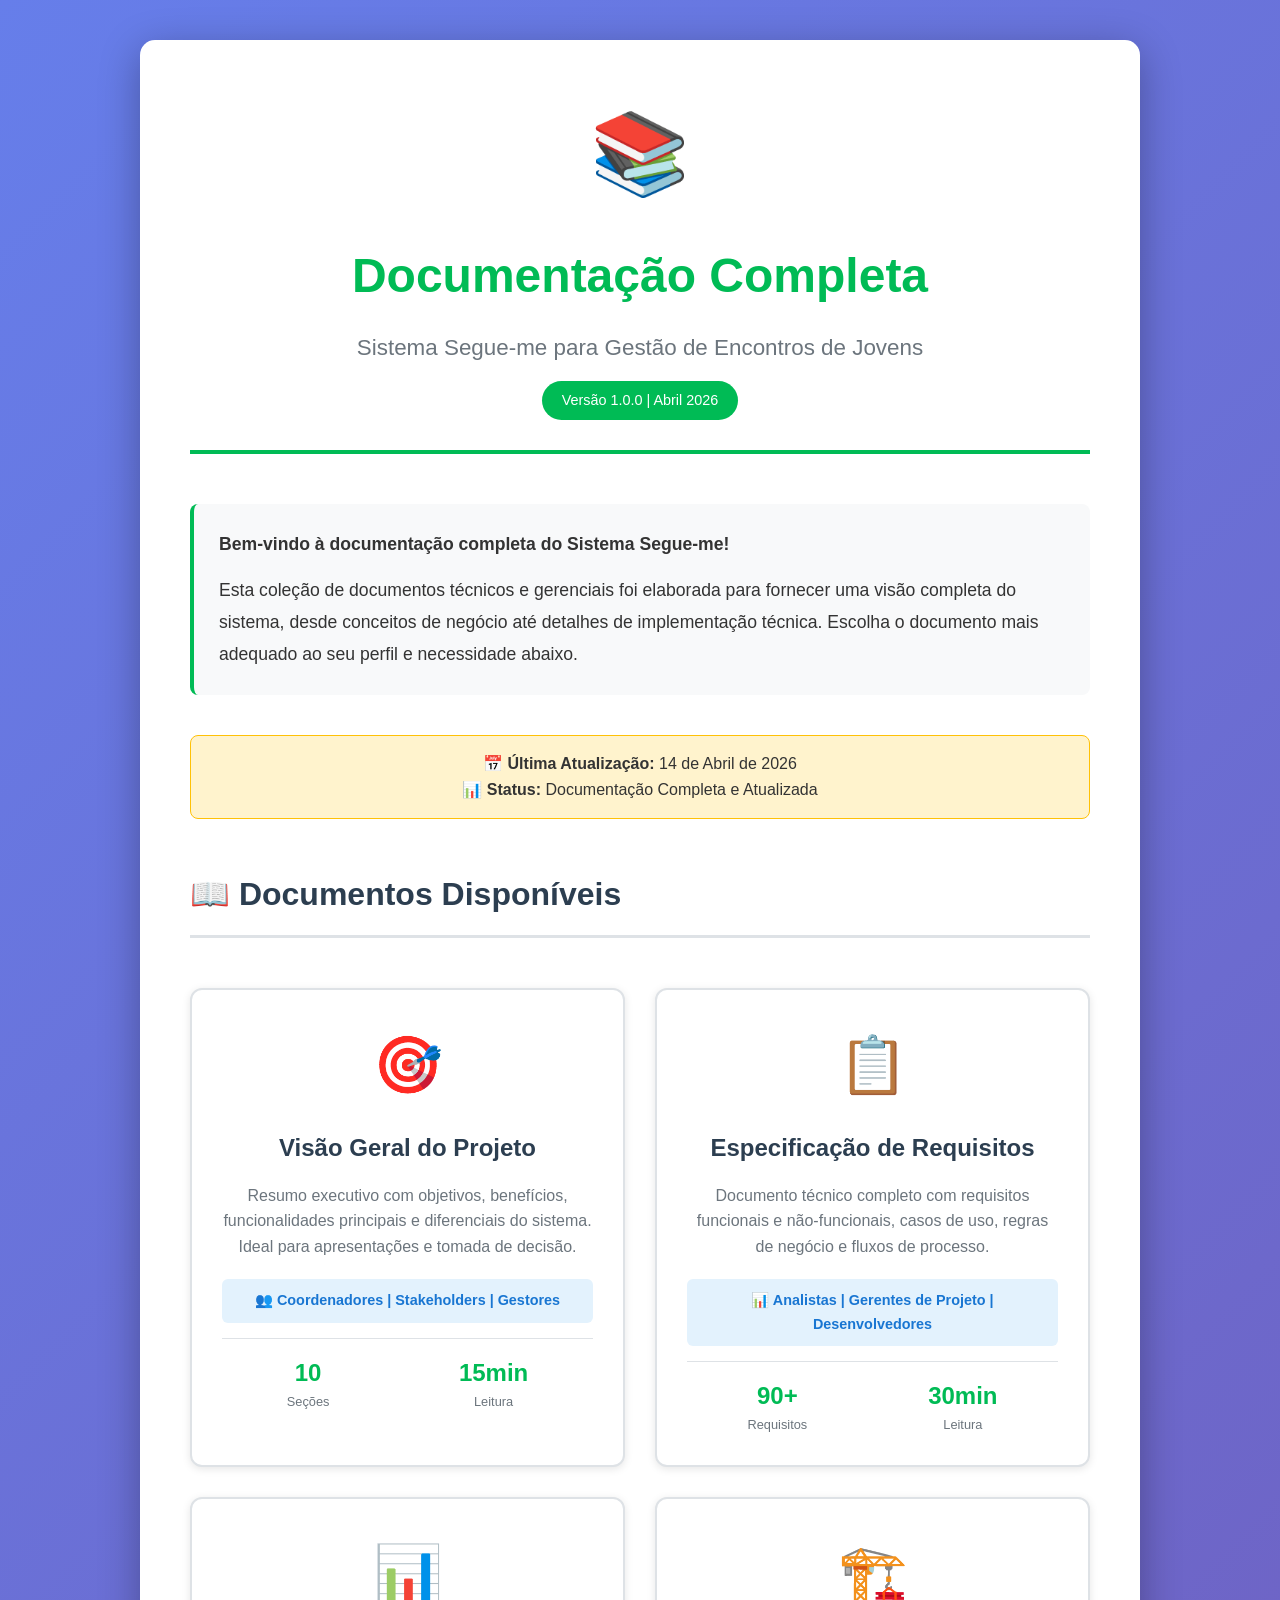
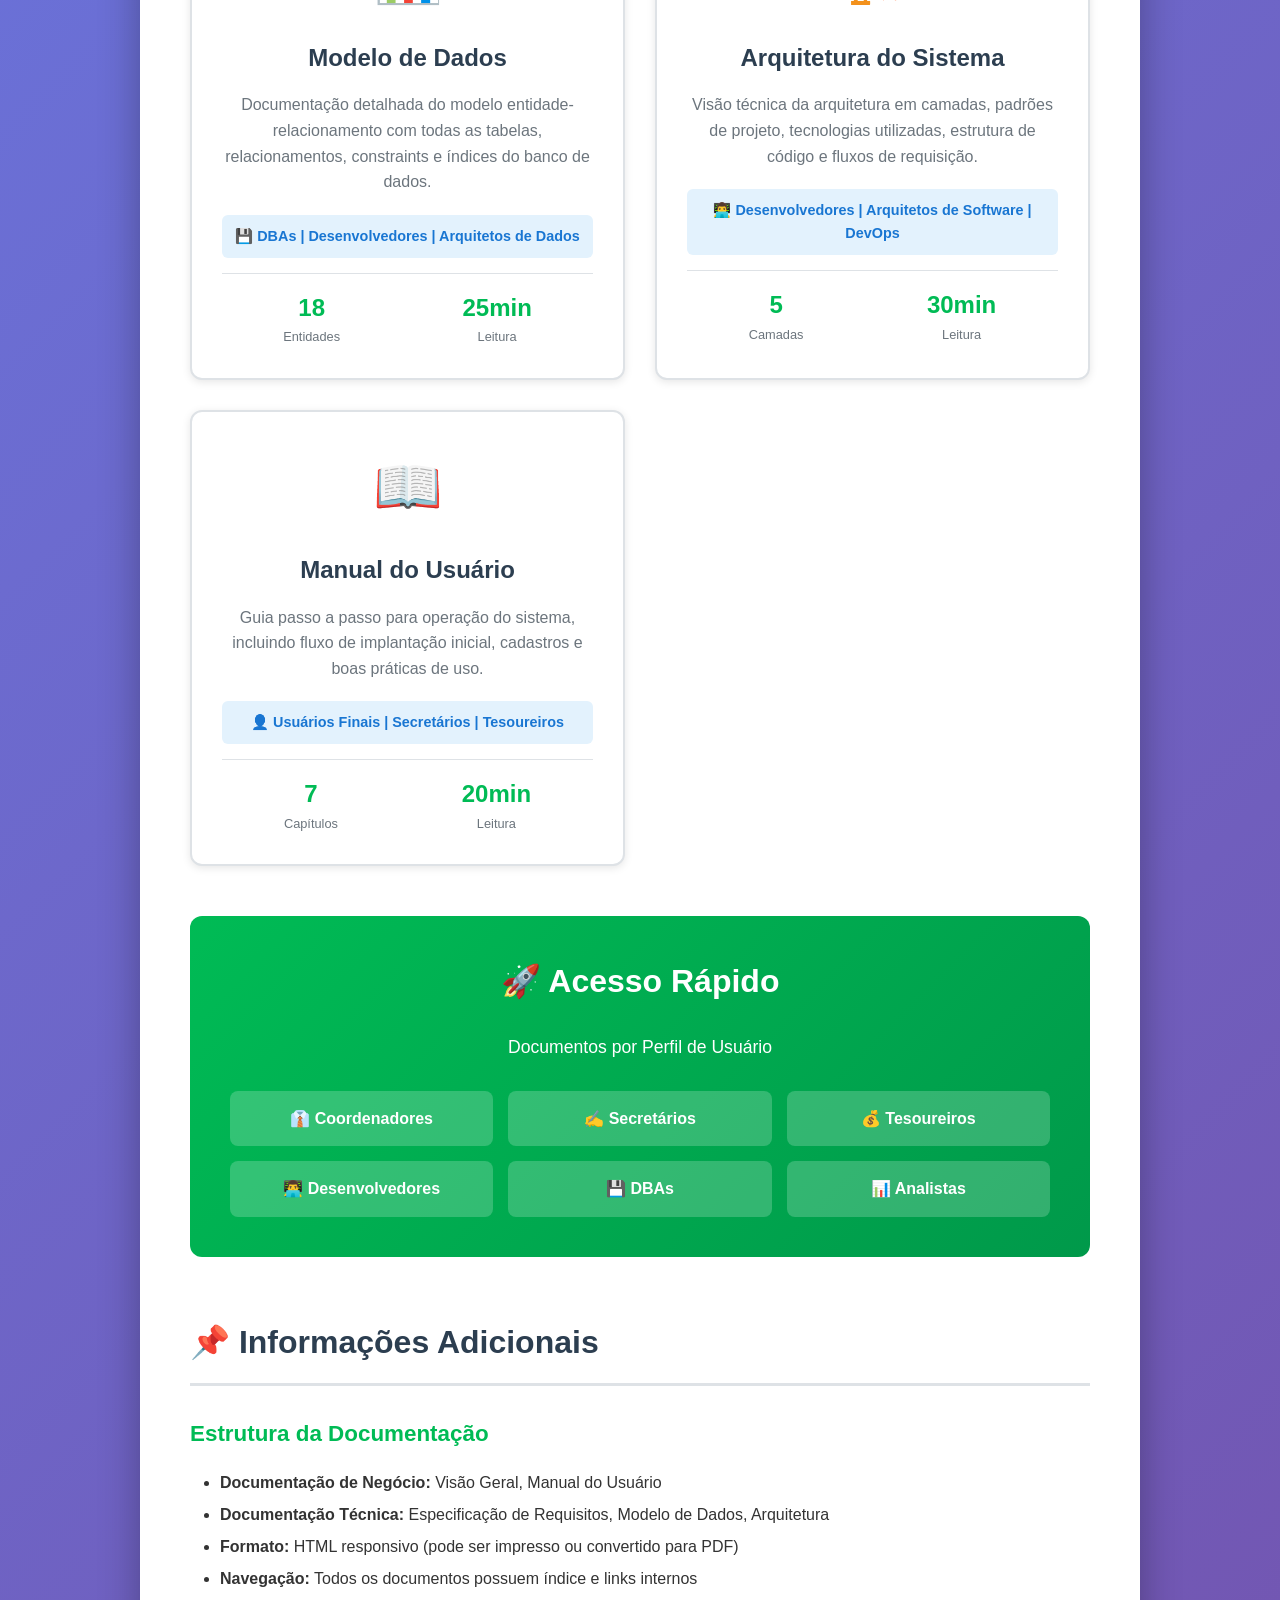
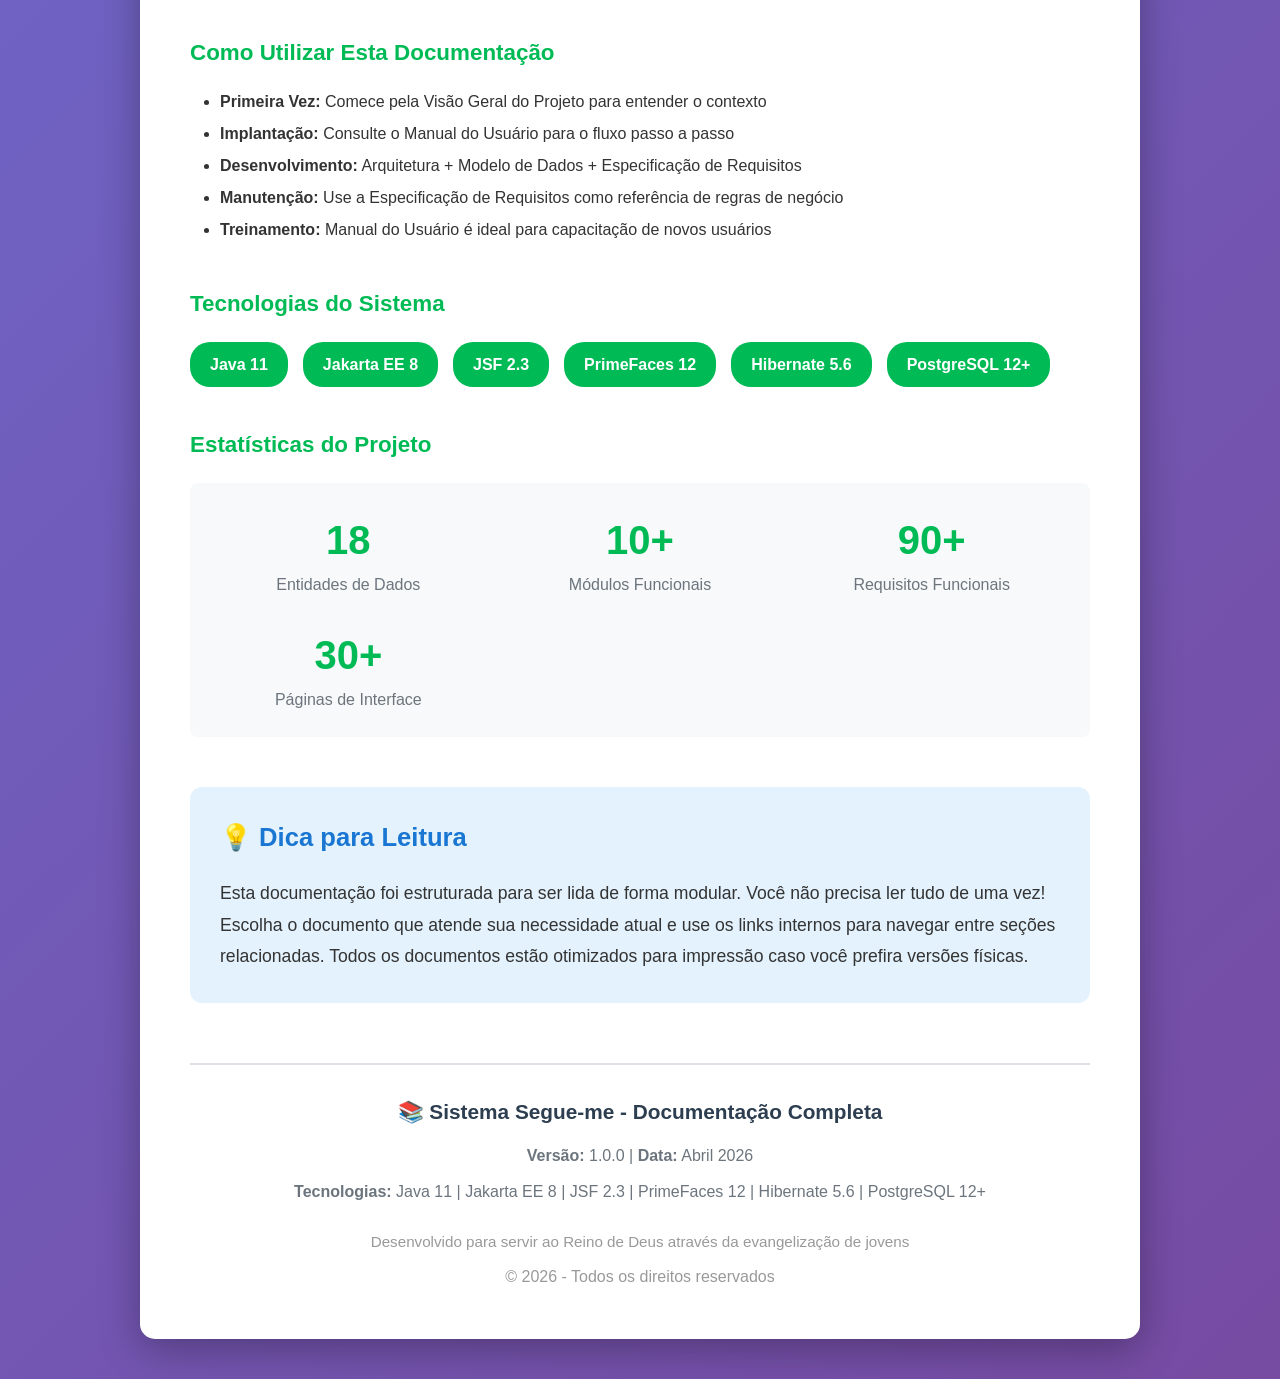
<file: docs/index.html>
<!DOCTYPE html>
<html lang="pt-BR">
<head>
    <meta charset="UTF-8">
    <meta name="viewport" content="width=device-width, initial-scale=1.0">
    <title>Documentação - Sistema Segue-me</title>
    <style>
        :root {
            --primary-color: #0b5;
            --secondary-color: #2c3e50;
            --background-color: #f8f9fa;
            --text-color: #333;
            --border-color: #dee2e6;
        }

        * {
            margin: 0;
            padding: 0;
            box-sizing: border-box;
        }

        body {
            font-family: 'Segoe UI', Tahoma, Geneva, Verdana, sans-serif;
            line-height: 1.6;
            color: var(--text-color);
            background: linear-gradient(135deg, #667eea 0%, #764ba2 100%);
            padding: 40px 20px;
            min-height: 100vh;
        }

        .container {
            max-width: 1000px;
            margin: 0 auto;
            background: white;
            padding: 50px;
            box-shadow: 0 10px 40px rgba(0,0,0,0.3);
            border-radius: 15px;
        }

        header {
            text-align: center;
            border-bottom: 4px solid var(--primary-color);
            padding-bottom: 30px;
            margin-bottom: 50px;
        }

        .logo {
            font-size: 5em;
            margin-bottom: 20px;
        }

        h1 {
            color: var(--primary-color);
            font-size: 3em;
            margin-bottom: 15px;
        }

        .subtitle {
            color: #6c757d;
            font-size: 1.4em;
            font-weight: 300;
        }

        .version-badge {
            display: inline-block;
            background: var(--primary-color);
            color: white;
            padding: 8px 20px;
            border-radius: 20px;
            font-size: 0.9em;
            margin-top: 15px;
        }

        .intro {
            background: #f8f9fa;
            border-left: 4px solid var(--primary-color);
            padding: 25px;
            margin: 40px 0;
            border-radius: 8px;
            font-size: 1.1em;
            line-height: 1.8;
        }

        .doc-grid {
            display: grid;
            grid-template-columns: repeat(auto-fit, minmax(300px, 1fr));
            gap: 30px;
            margin: 50px 0;
        }

        .doc-card {
            background: white;
            border: 2px solid var(--border-color);
            border-radius: 12px;
            padding: 30px;
            transition: all 0.3s;
            text-decoration: none;
            color: inherit;
            display: block;
            box-shadow: 0 2px 8px rgba(0,0,0,0.1);
        }

        .doc-card:hover {
            transform: translateY(-10px);
            box-shadow: 0 10px 30px rgba(0,187,85,0.3);
            border-color: var(--primary-color);
        }

        .doc-icon {
            font-size: 3.5em;
            margin-bottom: 20px;
            text-align: center;
        }

        .doc-title {
            font-size: 1.5em;
            font-weight: bold;
            color: var(--secondary-color);
            margin-bottom: 15px;
            text-align: center;
        }

        .doc-description {
            color: #6c757d;
            text-align: center;
            line-height: 1.6;
            margin-bottom: 20px;
        }

        .doc-audience {
            background: #e3f2fd;
            padding: 10px;
            border-radius: 6px;
            font-size: 0.9em;
            text-align: center;
            color: #1976d2;
            font-weight: 600;
        }

        .doc-stats {
            display: flex;
            justify-content: space-around;
            margin-top: 15px;
            padding-top: 15px;
            border-top: 1px solid var(--border-color);
        }

        .stat-item {
            text-align: center;
        }

        .stat-value {
            font-size: 1.5em;
            font-weight: bold;
            color: var(--primary-color);
        }

        .stat-label {
            font-size: 0.8em;
            color: #6c757d;
        }

        .quick-links {
            background: linear-gradient(135deg, #00bb55 0%, #00994a 100%);
            color: white;
            padding: 40px;
            border-radius: 12px;
            margin: 50px 0;
            text-align: center;
        }

        .quick-links h2 {
            color: white;
            margin-bottom: 25px;
            font-size: 2em;
        }

        .link-grid {
            display: grid;
            grid-template-columns: repeat(auto-fit, minmax(200px, 1fr));
            gap: 15px;
            margin-top: 30px;
        }

        .quick-link-btn {
            background: rgba(255,255,255,0.2);
            color: white;
            padding: 15px;
            border-radius: 8px;
            text-decoration: none;
            font-weight: bold;
            transition: all 0.3s;
            display: block;
        }

        .quick-link-btn:hover {
            background: rgba(255,255,255,0.3);
            transform: scale(1.05);
        }

        footer {
            margin-top: 60px;
            padding-top: 30px;
            border-top: 2px solid var(--border-color);
            text-align: center;
            color: #6c757d;
        }

        .last-updated {
            background: #fff3cd;
            border: 1px solid #ffc107;
            padding: 15px;
            border-radius: 8px;
            margin: 30px 0;
            text-align: center;
        }
    </style>
</head>
<body>
    <div class="container">
        <header>
            <div class="logo">📚</div>
            <h1>Documentação Completa</h1>
            <p class="subtitle">Sistema Segue-me para Gestão de Encontros de Jovens</p>
            <span class="version-badge">Versão 1.0.0 | Abril 2026</span>
        </header>

        <div class="intro">
            <p>
                <strong>Bem-vindo à documentação completa do Sistema Segue-me!</strong>
            </p>
            <p style="margin-top: 15px;">
                Esta coleção de documentos técnicos e gerenciais foi elaborada para fornecer uma visão 
                completa do sistema, desde conceitos de negócio até detalhes de implementação técnica. 
                Escolha o documento mais adequado ao seu perfil e necessidade abaixo.
            </p>
        </div>

        <div class="last-updated">
            <strong>📅 Última Atualização:</strong> 14 de Abril de 2026<br>
            <strong>📊 Status:</strong> Documentação Completa e Atualizada
        </div>

        <h2 style="color: var(--secondary-color); margin: 50px 0 30px 0; font-size: 2em; padding-bottom: 15px; border-bottom: 3px solid var(--border-color);">
            📖 Documentos Disponíveis
        </h2>

        <div class="doc-grid">
            <a href="visao_geral_projeto.html" class="doc-card">
                <div class="doc-icon">🎯</div>
                <div class="doc-title">Visão Geral do Projeto</div>
                <div class="doc-description">
                    Resumo executivo com objetivos, benefícios, funcionalidades principais e diferenciais do sistema.
                    Ideal para apresentações e tomada de decisão.
                </div>
                <div class="doc-audience">👥 Coordenadores | Stakeholders | Gestores</div>
                <div class="doc-stats">
                    <div class="stat-item">
                        <div class="stat-value">10</div>
                        <div class="stat-label">Seções</div>
                    </div>
                    <div class="stat-item">
                        <div class="stat-value">15min</div>
                        <div class="stat-label">Leitura</div>
                    </div>
                </div>
            </a>

            <a href="especificacao_requisitos.html" class="doc-card">
                <div class="doc-icon">📋</div>
                <div class="doc-title">Especificação de Requisitos</div>
                <div class="doc-description">
                    Documento técnico completo com requisitos funcionais e não-funcionais, casos de uso, 
                    regras de negócio e fluxos de processo.
                </div>
                <div class="doc-audience">📊 Analistas | Gerentes de Projeto | Desenvolvedores</div>
                <div class="doc-stats">
                    <div class="stat-item">
                        <div class="stat-value">90+</div>
                        <div class="stat-label">Requisitos</div>
                    </div>
                    <div class="stat-item">
                        <div class="stat-value">30min</div>
                        <div class="stat-label">Leitura</div>
                    </div>
                </div>
            </a>

            <a href="modelo_entidade_relacionamento.html" class="doc-card">
                <div class="doc-icon">📊</div>
                <div class="doc-title">Modelo de Dados</div>
                <div class="doc-description">
                    Documentação detalhada do modelo entidade-relacionamento com todas as tabelas, 
                    relacionamentos, constraints e índices do banco de dados.
                </div>
                <div class="doc-audience">💾 DBAs | Desenvolvedores | Arquitetos de Dados</div>
                <div class="doc-stats">
                    <div class="stat-item">
                        <div class="stat-value">18</div>
                        <div class="stat-label">Entidades</div>
                    </div>
                    <div class="stat-item">
                        <div class="stat-value">25min</div>
                        <div class="stat-label">Leitura</div>
                    </div>
                </div>
            </a>

            <a href="arquitetura_sistema.html" class="doc-card">
                <div class="doc-icon">🏗️</div>
                <div class="doc-title">Arquitetura do Sistema</div>
                <div class="doc-description">
                    Visão técnica da arquitetura em camadas, padrões de projeto, tecnologias utilizadas, 
                    estrutura de código e fluxos de requisição.
                </div>
                <div class="doc-audience">👨‍💻 Desenvolvedores | Arquitetos de Software | DevOps</div>
                <div class="doc-stats">
                    <div class="stat-item">
                        <div class="stat-value">5</div>
                        <div class="stat-label">Camadas</div>
                    </div>
                    <div class="stat-item">
                        <div class="stat-value">30min</div>
                        <div class="stat-label">Leitura</div>
                    </div>
                </div>
            </a>

            <a href="manual_usuario.html" class="doc-card">
                <div class="doc-icon">📖</div>
                <div class="doc-title">Manual do Usuário</div>
                <div class="doc-description">
                    Guia passo a passo para operação do sistema, incluindo fluxo de implantação inicial, 
                    cadastros e boas práticas de uso.
                </div>
                <div class="doc-audience">👤 Usuários Finais | Secretários | Tesoureiros</div>
                <div class="doc-stats">
                    <div class="stat-item">
                        <div class="stat-value">7</div>
                        <div class="stat-label">Capítulos</div>
                    </div>
                    <div class="stat-item">
                        <div class="stat-value">20min</div>
                        <div class="stat-label">Leitura</div>
                    </div>
                </div>
            </a>
        </div>

        <div class="quick-links">
            <h2>🚀 Acesso Rápido</h2>
            <p style="font-size: 1.1em; margin-bottom: 10px;">Documentos por Perfil de Usuário</p>
            <div class="link-grid">
                <a href="visao_geral_projeto.html" class="quick-link-btn">👔 Coordenadores</a>
                <a href="manual_usuario.html" class="quick-link-btn">✍️ Secretários</a>
                <a href="especificacao_requisitos.html#rf-gestao-financeiro" class="quick-link-btn">💰 Tesoureiros</a>
                <a href="arquitetura_sistema.html" class="quick-link-btn">👨‍💻 Desenvolvedores</a>
                <a href="modelo_entidade_relacionamento.html" class="quick-link-btn">💾 DBAs</a>
                <a href="especificacao_requisitos.html" class="quick-link-btn">📊 Analistas</a>
            </div>
        </div>

        <section style="margin-top: 60px;">
            <h2 style="color: var(--secondary-color); margin-bottom: 25px; font-size: 2em; border-bottom: 3px solid var(--border-color); padding-bottom: 15px;">
                📌 Informações Adicionais
            </h2>

            <h3 style="color: var(--primary-color); margin-top: 30px; margin-bottom: 15px; font-size: 1.4em;">
                Estrutura da Documentação
            </h3>
            <ul style="margin-left: 30px; line-height: 2;">
                <li><strong>Documentação de Negócio:</strong> Visão Geral, Manual do Usuário</li>
                <li><strong>Documentação Técnica:</strong> Especificação de Requisitos, Modelo de Dados, Arquitetura</li>
                <li><strong>Formato:</strong> HTML responsivo (pode ser impresso ou convertido para PDF)</li>
                <li><strong>Navegação:</strong> Todos os documentos possuem índice e links internos</li>
            </ul>

            <h3 style="color: var(--primary-color); margin-top: 40px; margin-bottom: 15px; font-size: 1.4em;">
                Como Utilizar Esta Documentação
            </h3>
            <ul style="margin-left: 30px; line-height: 2;">
                <li><strong>Primeira Vez:</strong> Comece pela Visão Geral do Projeto para entender o contexto</li>
                <li><strong>Implantação:</strong> Consulte o Manual do Usuário para o fluxo passo a passo</li>
                <li><strong>Desenvolvimento:</strong> Arquitetura + Modelo de Dados + Especificação de Requisitos</li>
                <li><strong>Manutenção:</strong> Use a Especificação de Requisitos como referência de regras de negócio</li>
                <li><strong>Treinamento:</strong> Manual do Usuário é ideal para capacitação de novos usuários</li>
            </ul>

            <h3 style="color: var(--primary-color); margin-top: 40px; margin-bottom: 15px; font-size: 1.4em;">
                Tecnologias do Sistema
            </h3>
            <div style="display: flex; flex-wrap: wrap; gap: 15px; margin: 20px 0;">
                <span style="background: var(--primary-color); color: white; padding: 10px 20px; border-radius: 20px; font-weight: bold;">Java 11</span>
                <span style="background: var(--primary-color); color: white; padding: 10px 20px; border-radius: 20px; font-weight: bold;">Jakarta EE 8</span>
                <span style="background: var(--primary-color); color: white; padding: 10px 20px; border-radius: 20px; font-weight: bold;">JSF 2.3</span>
                <span style="background: var(--primary-color); color: white; padding: 10px 20px; border-radius: 20px; font-weight: bold;">PrimeFaces 12</span>
                <span style="background: var(--primary-color); color: white; padding: 10px 20px; border-radius: 20px; font-weight: bold;">Hibernate 5.6</span>
                <span style="background: var(--primary-color); color: white; padding: 10px 20px; border-radius: 20px; font-weight: bold;">PostgreSQL 12+</span>
            </div>

            <h3 style="color: var(--primary-color); margin-top: 40px; margin-bottom: 15px; font-size: 1.4em;">
                Estatísticas do Projeto
            </h3>
            <div style="background: #f8f9fa; border-radius: 8px; padding: 25px; margin: 20px 0;">
                <div style="display: grid; grid-template-columns: repeat(auto-fit, minmax(200px, 1fr)); gap: 25px;">
                    <div style="text-align: center;">
                        <div style="font-size: 2.5em; font-weight: bold; color: var(--primary-color);">18</div>
                        <div style="color: #6c757d;">Entidades de Dados</div>
                    </div>
                    <div style="text-align: center;">
                        <div style="font-size: 2.5em; font-weight: bold; color: var(--primary-color);">10+</div>
                        <div style="color: #6c757d;">Módulos Funcionais</div>
                    </div>
                    <div style="text-align: center;">
                        <div style="font-size: 2.5em; font-weight: bold; color: var(--primary-color);">90+</div>
                        <div style="color: #6c757d;">Requisitos Funcionais</div>
                    </div>
                    <div style="text-align: center;">
                        <div style="font-size: 2.5em; font-weight: bold; color: var(--primary-color);">30+</div>
                        <div style="color: #6c757d;">Páginas de Interface</div>
                    </div>
                </div>
            </div>
        </section>

        <section style="background: #e3f2fd; border-radius: 12px; padding: 30px; margin: 50px 0;">
            <h3 style="color: #1976d2; margin-top: 0; margin-bottom: 20px; font-size: 1.6em;">
                💡 Dica para Leitura
            </h3>
            <p style="font-size: 1.1em; line-height: 1.8;">
                Esta documentação foi estruturada para ser lida de forma modular. Você não precisa ler 
                tudo de uma vez! Escolha o documento que atende sua necessidade atual e use os links 
                internos para navegar entre seções relacionadas. Todos os documentos estão otimizados 
                para impressão caso você prefira versões físicas.
            </p>
        </section>

        <footer>
            <p style="font-size: 1.3em; font-weight: bold; color: var(--secondary-color); margin-bottom: 15px;">
                📚 Sistema Segue-me - Documentação Completa
            </p>
            <p style="margin: 10px 0;">
                <strong>Versão:</strong> 1.0.0 | <strong>Data:</strong> Abril 2026
            </p>
            <p style="margin: 10px 0;">
                <strong>Tecnologias:</strong> Java 11 | Jakarta EE 8 | JSF 2.3 | PrimeFaces 12 | Hibernate 5.6 | PostgreSQL 12+
            </p>
            <p style="margin-top: 25px; color: #999; font-size: 0.95em;">
                Desenvolvido para servir ao Reino de Deus através da evangelização de jovens
            </p>
            <p style="margin-top: 10px; color: #999;">
                © 2026 - Todos os direitos reservados
            </p>
        </footer>
    </div>
</body>
</html>
</file>
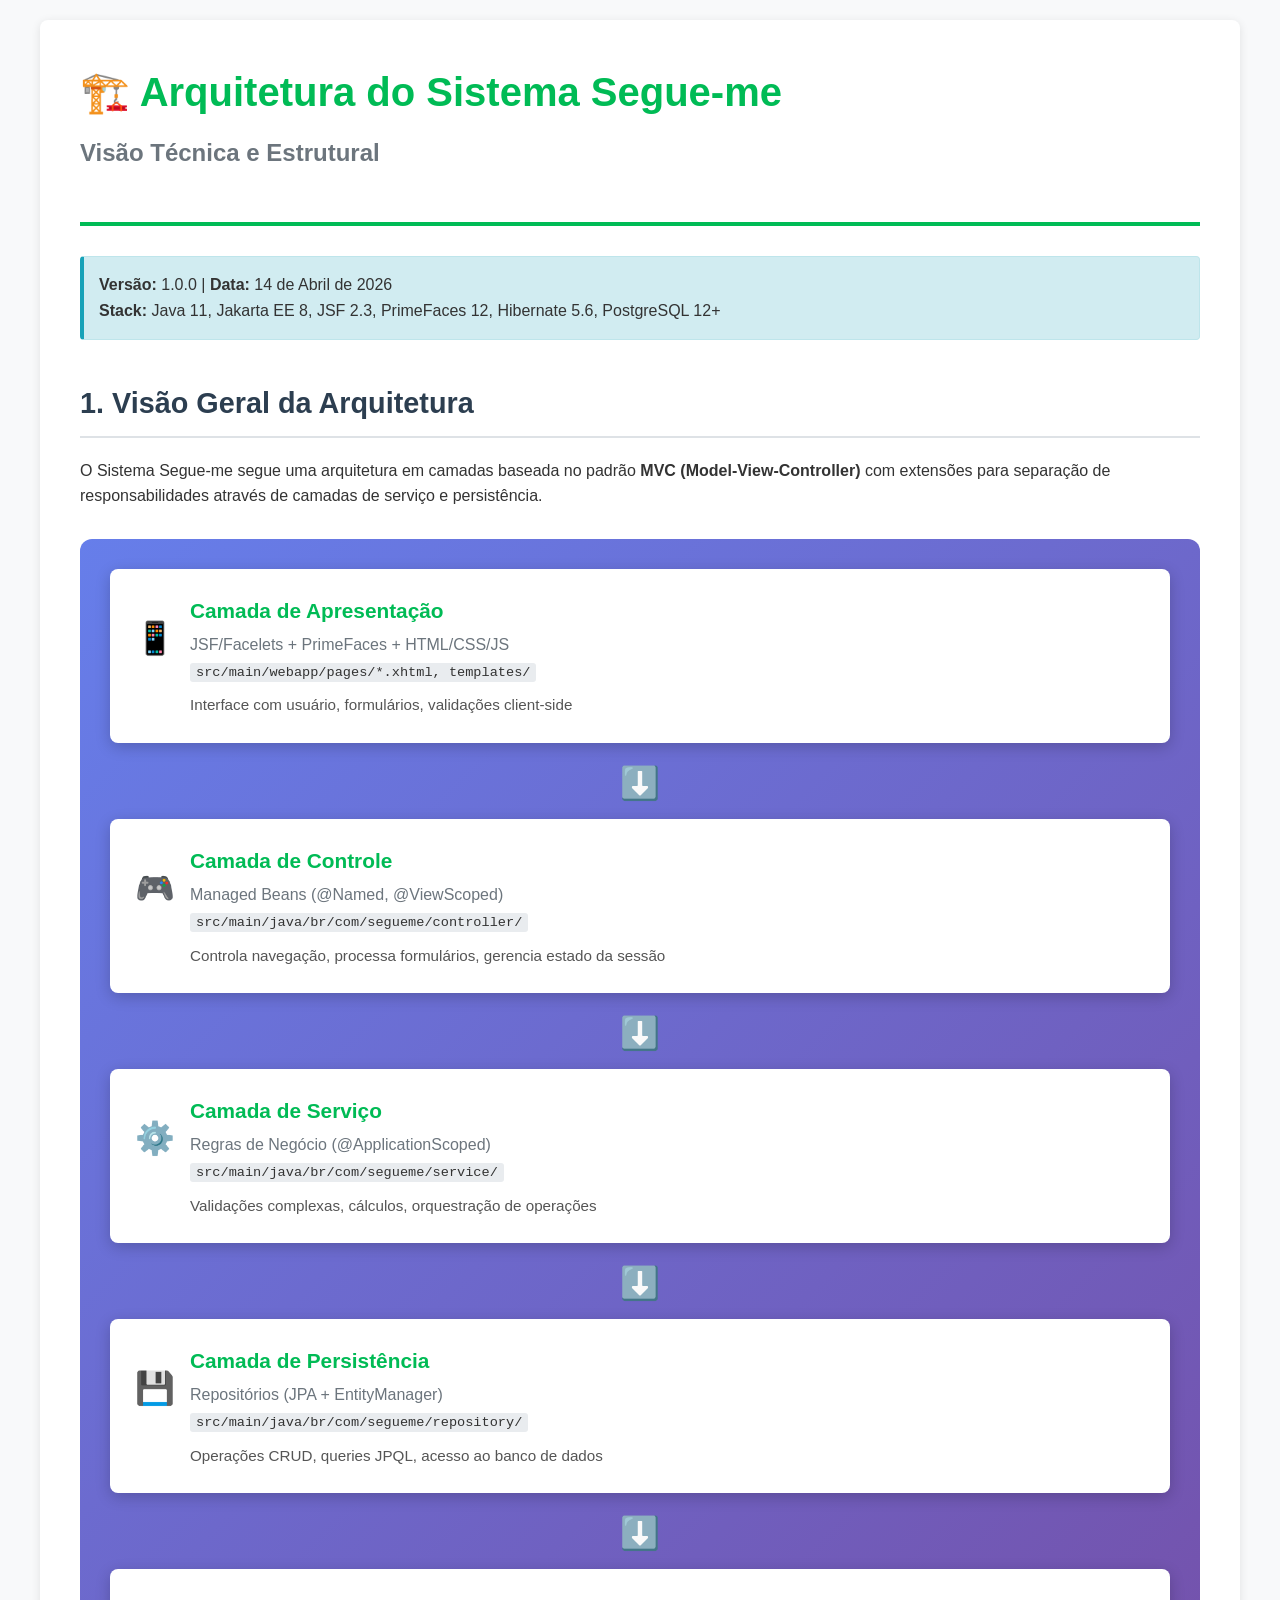
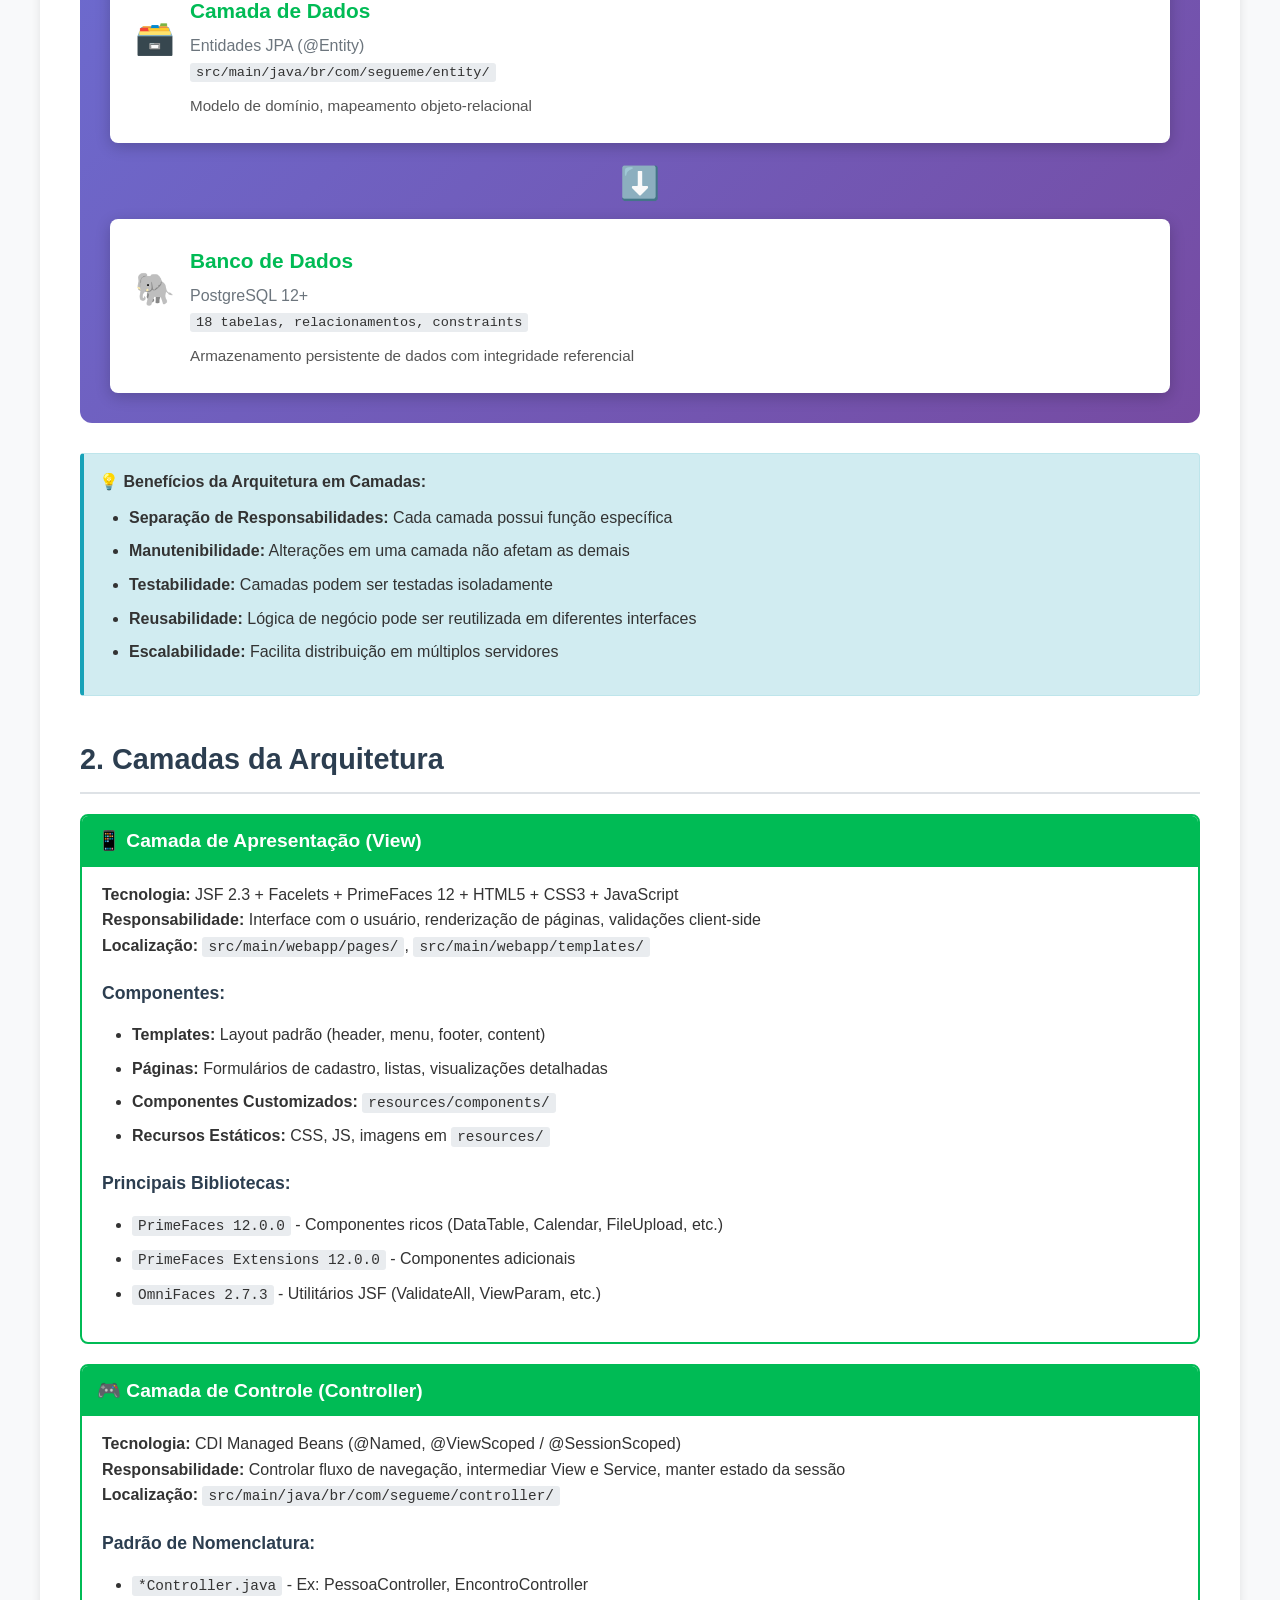
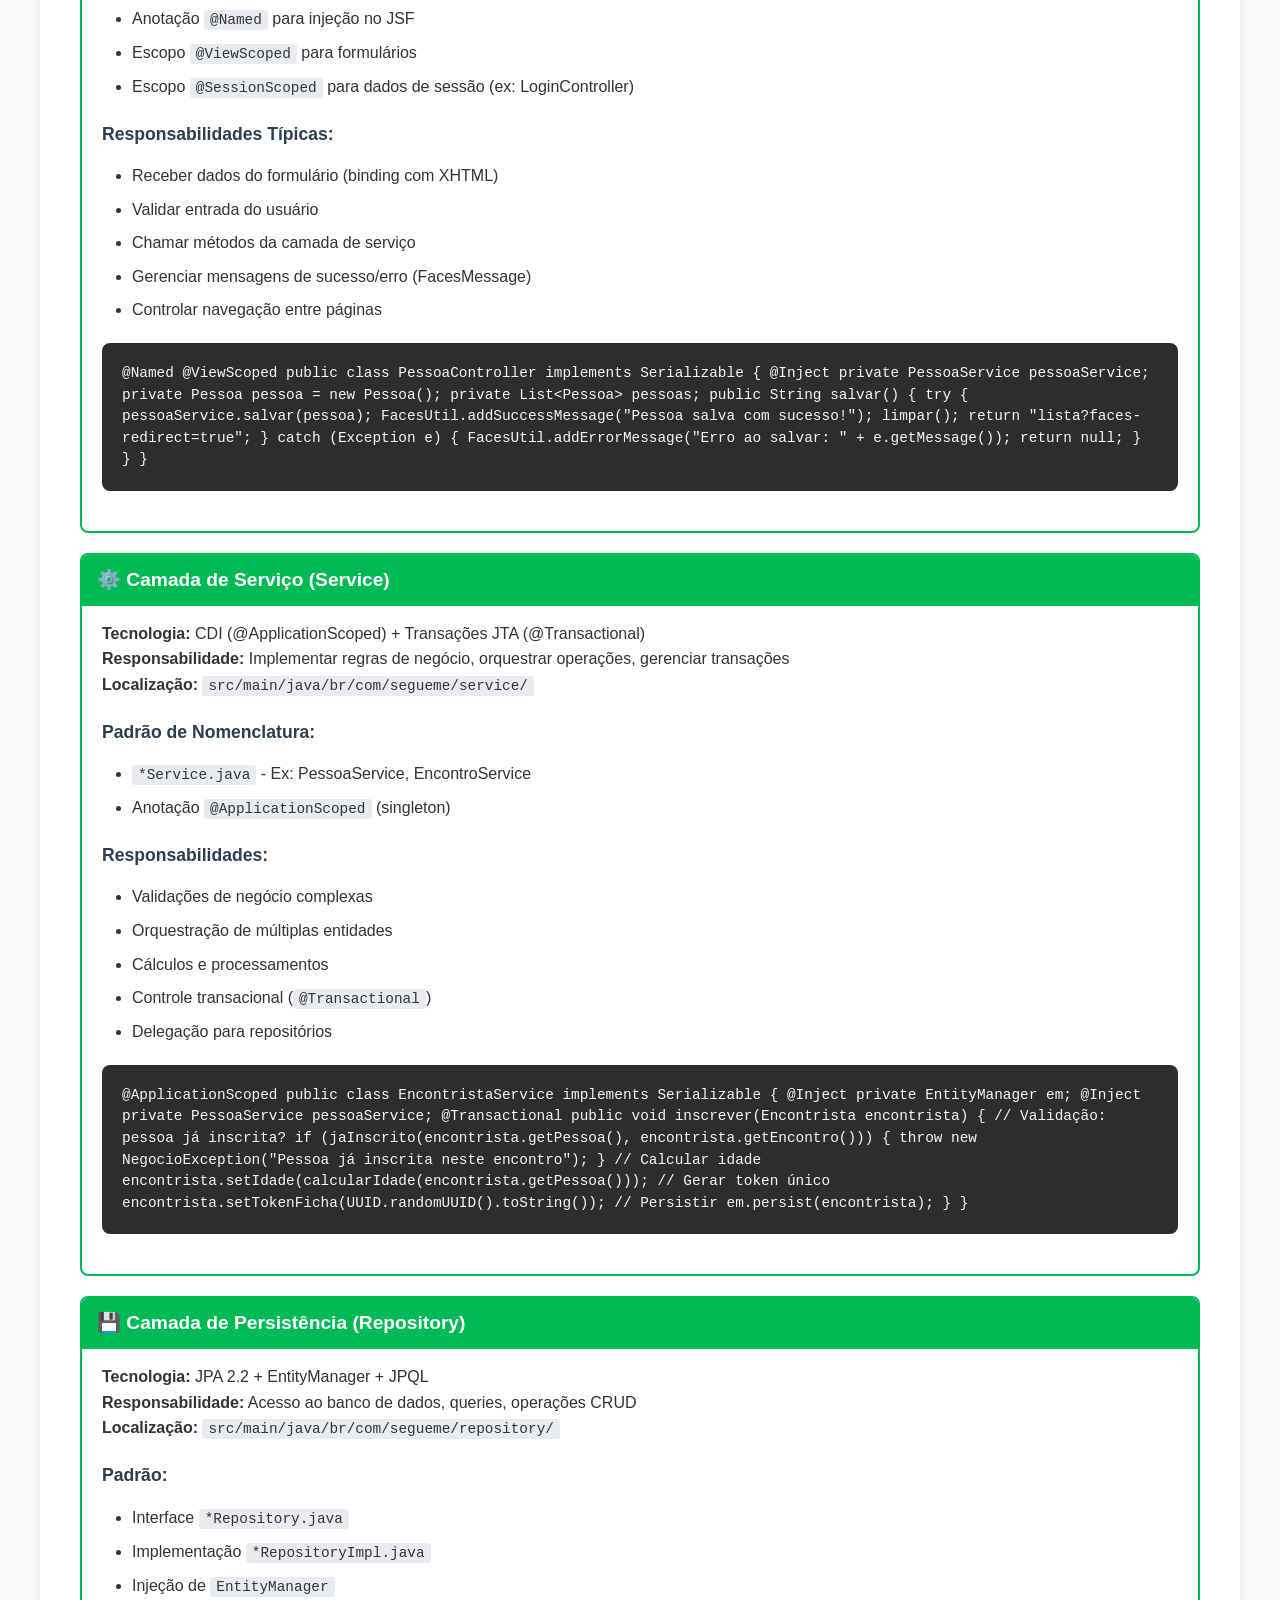
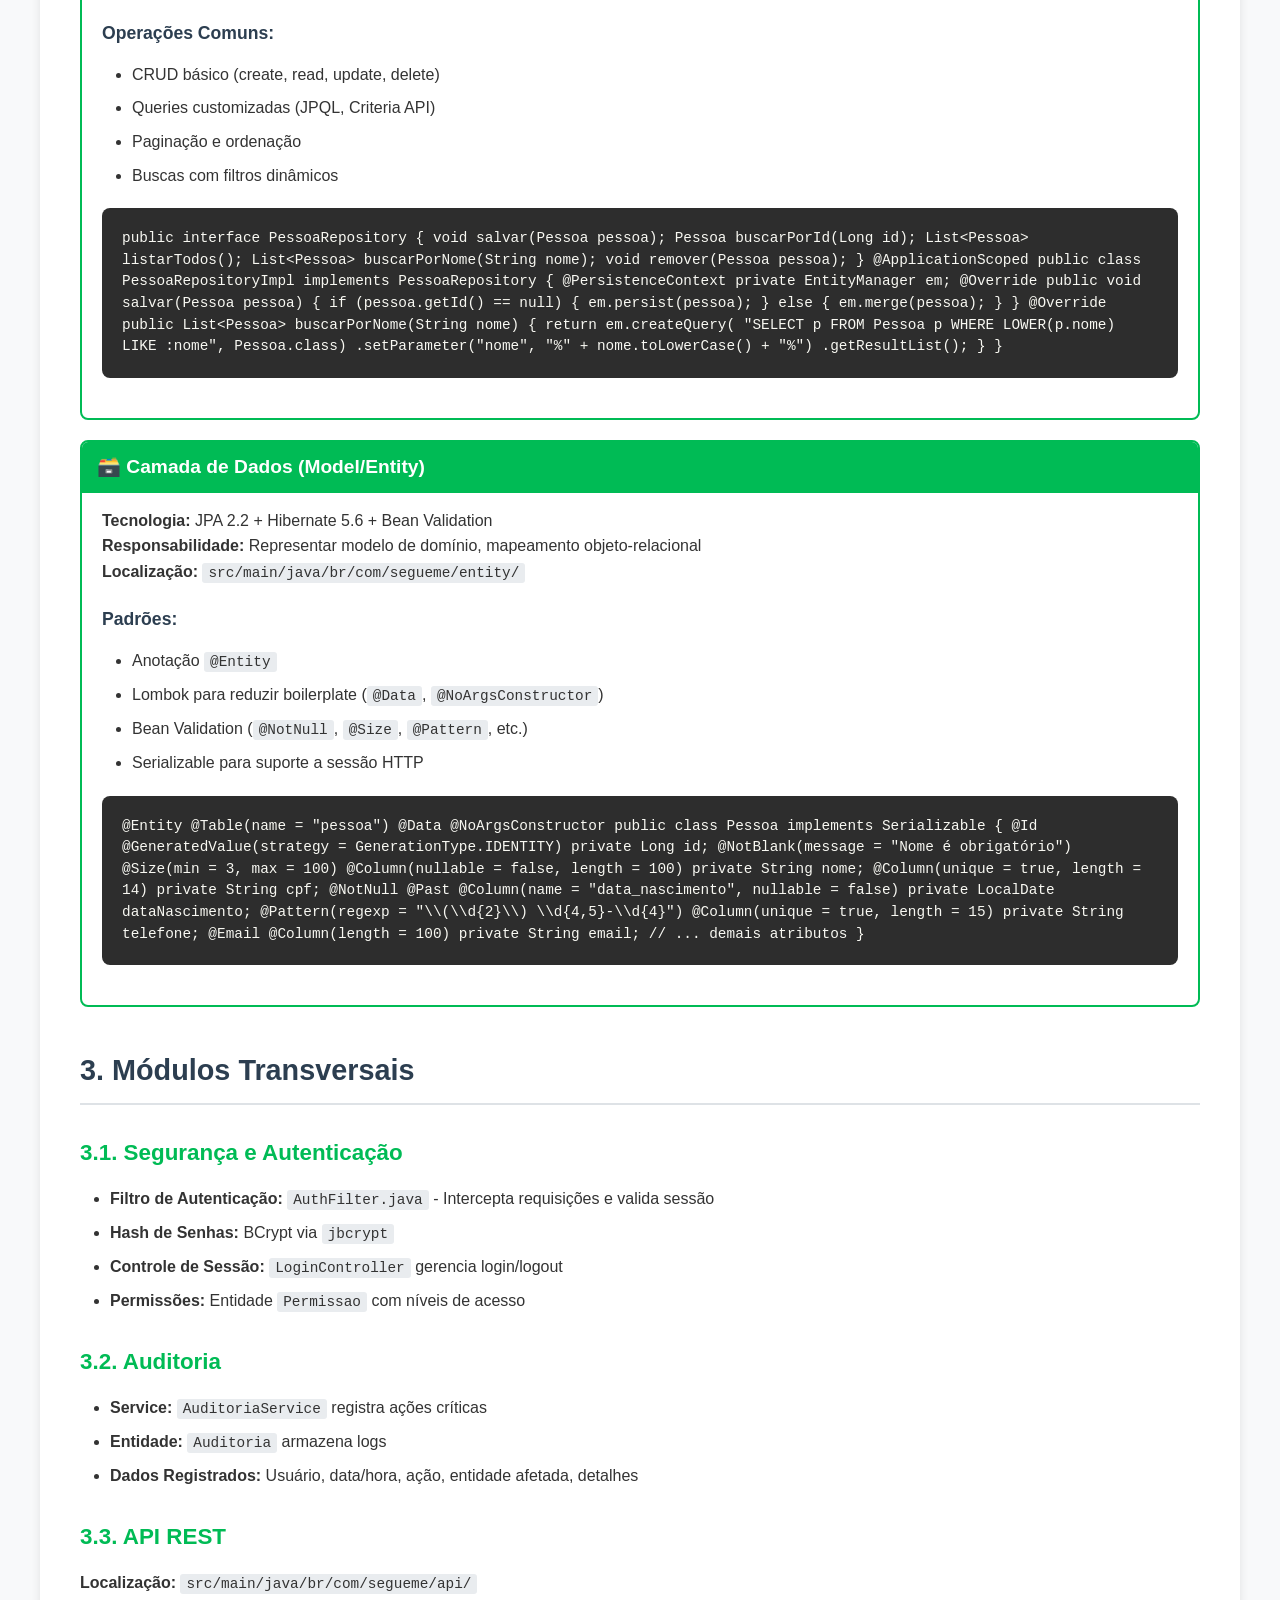
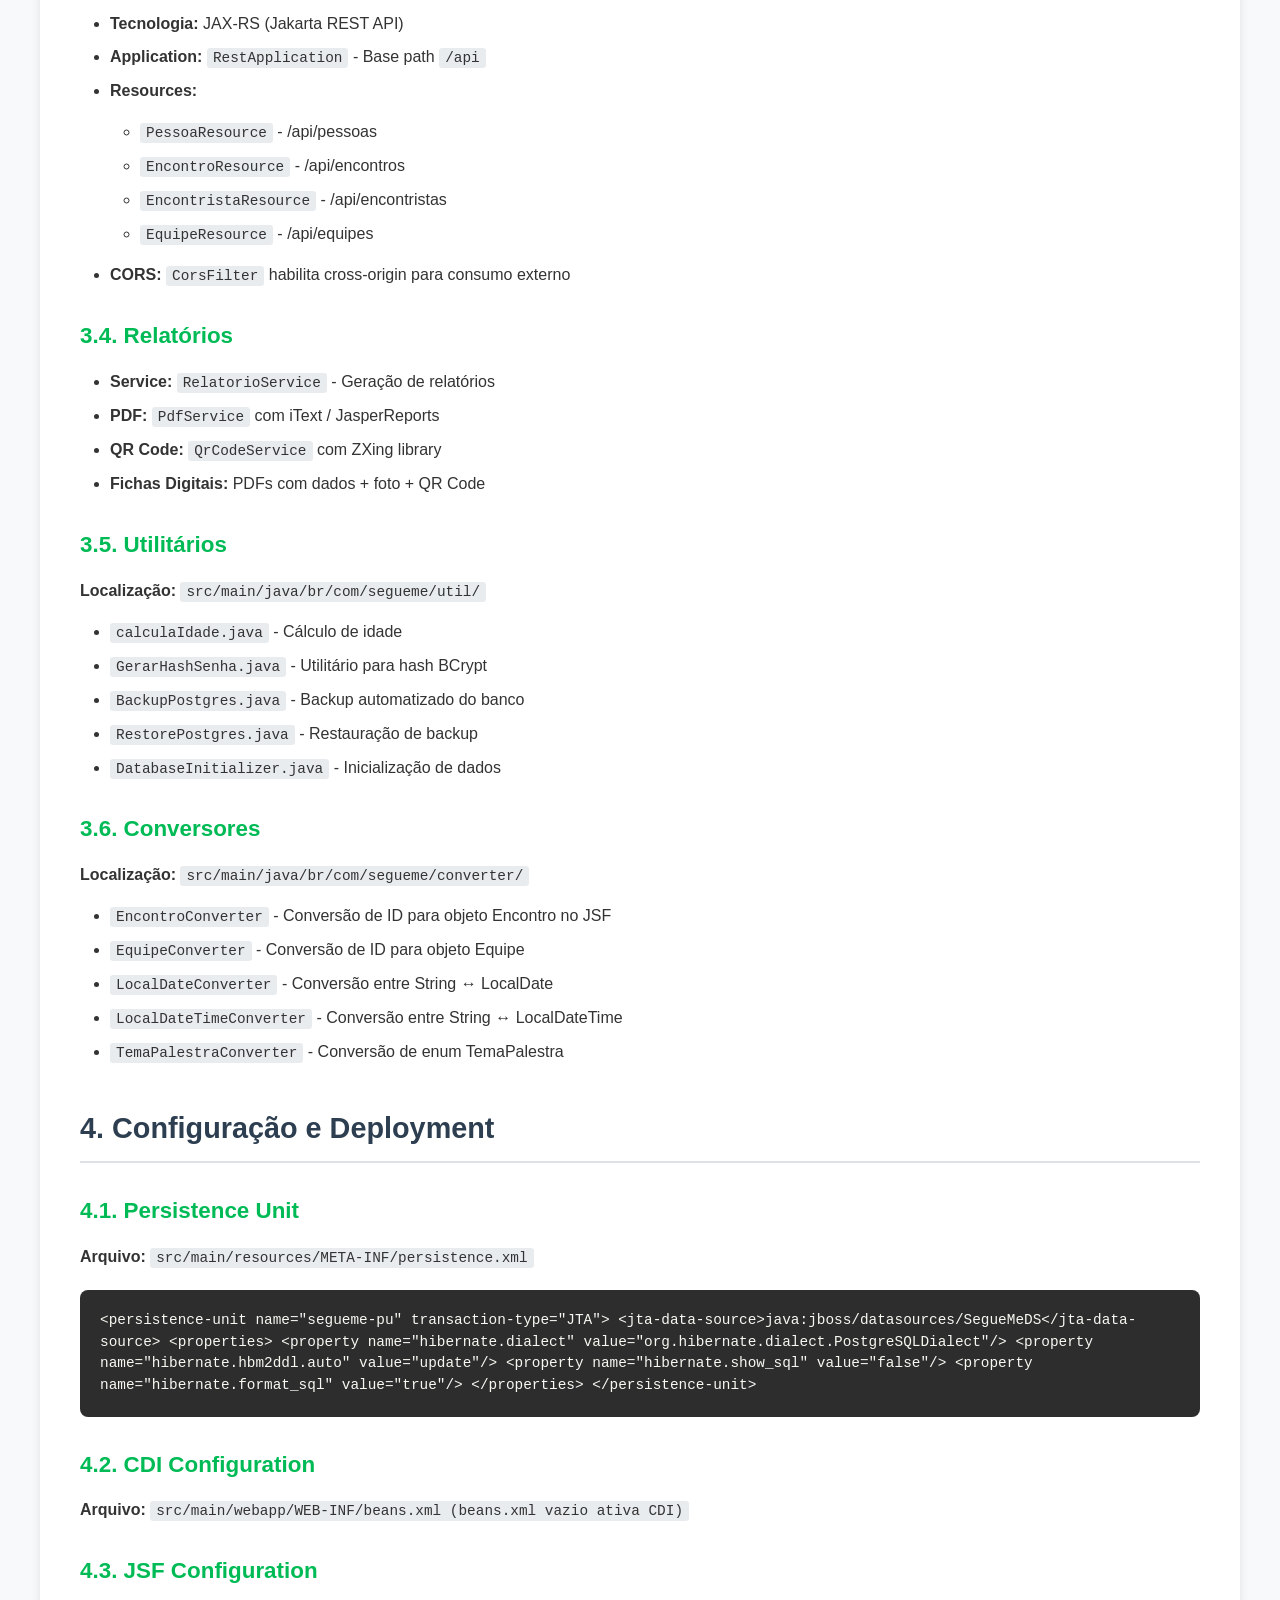
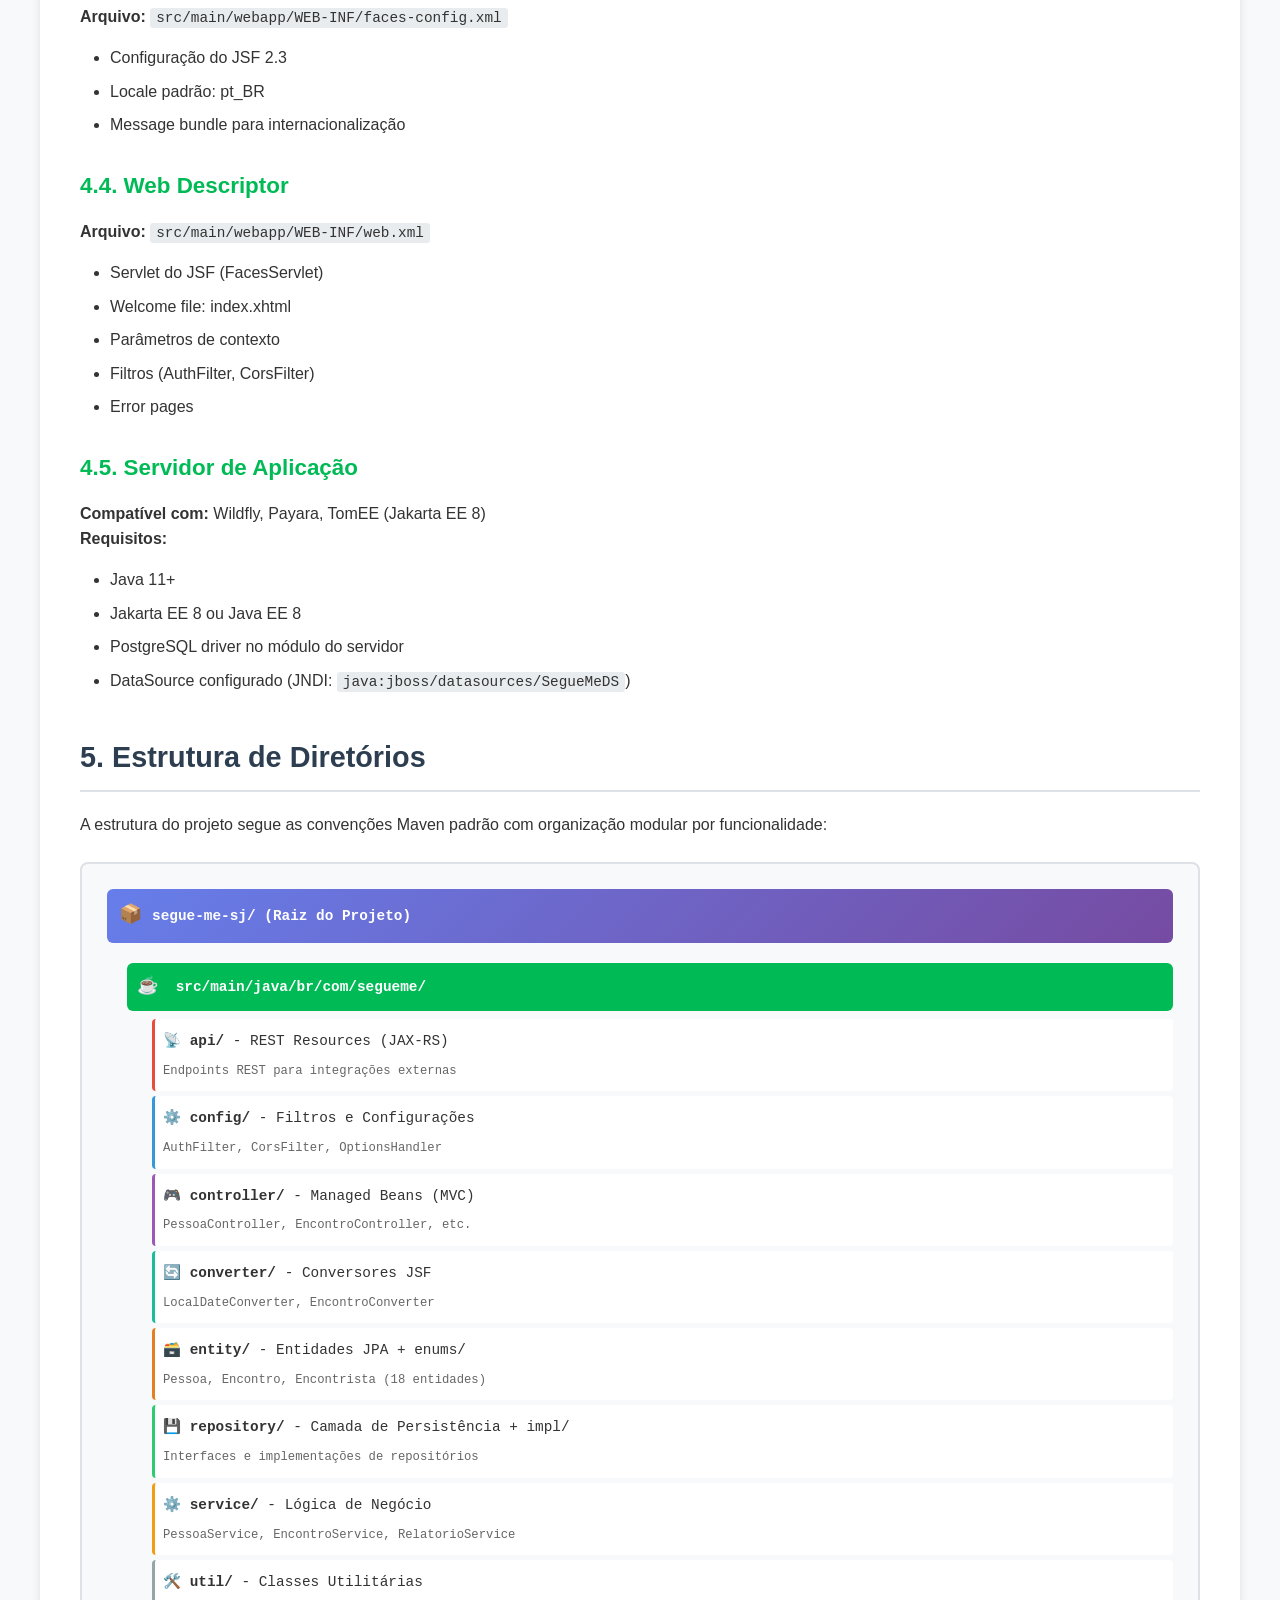
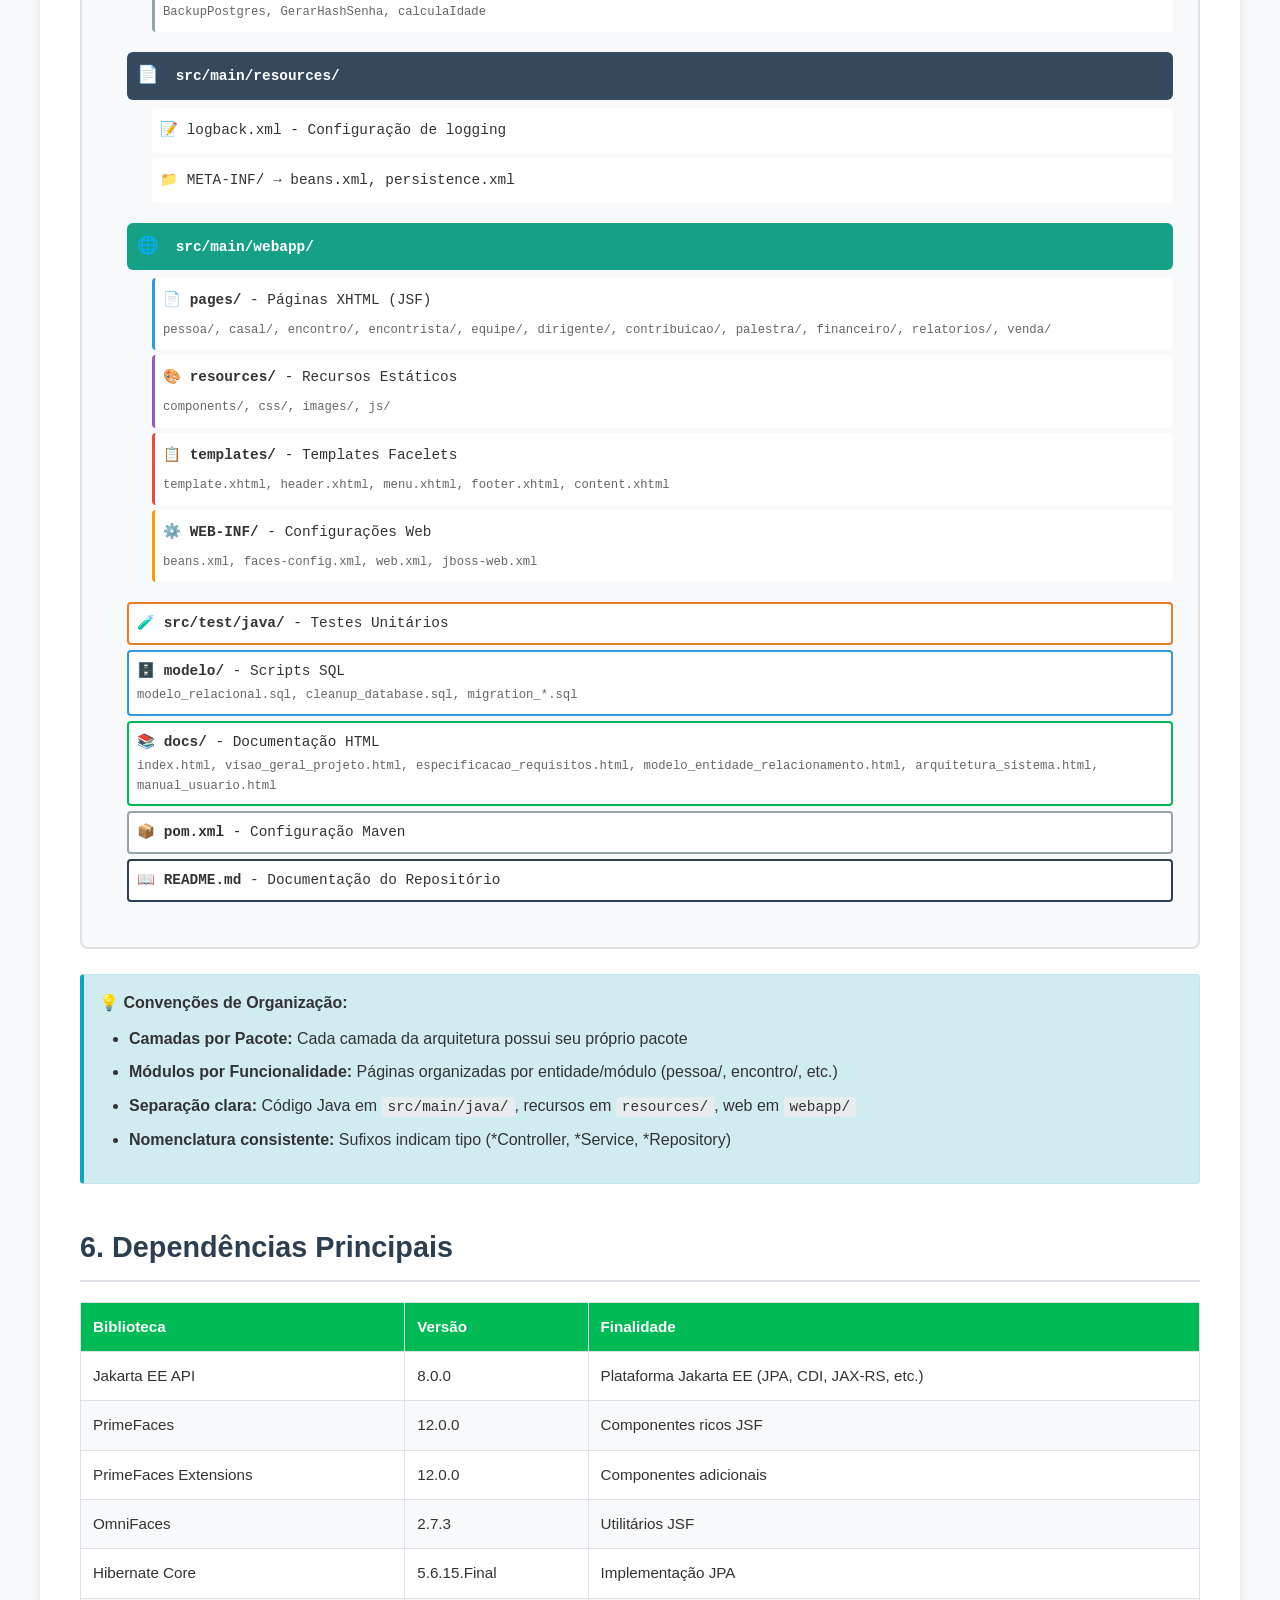
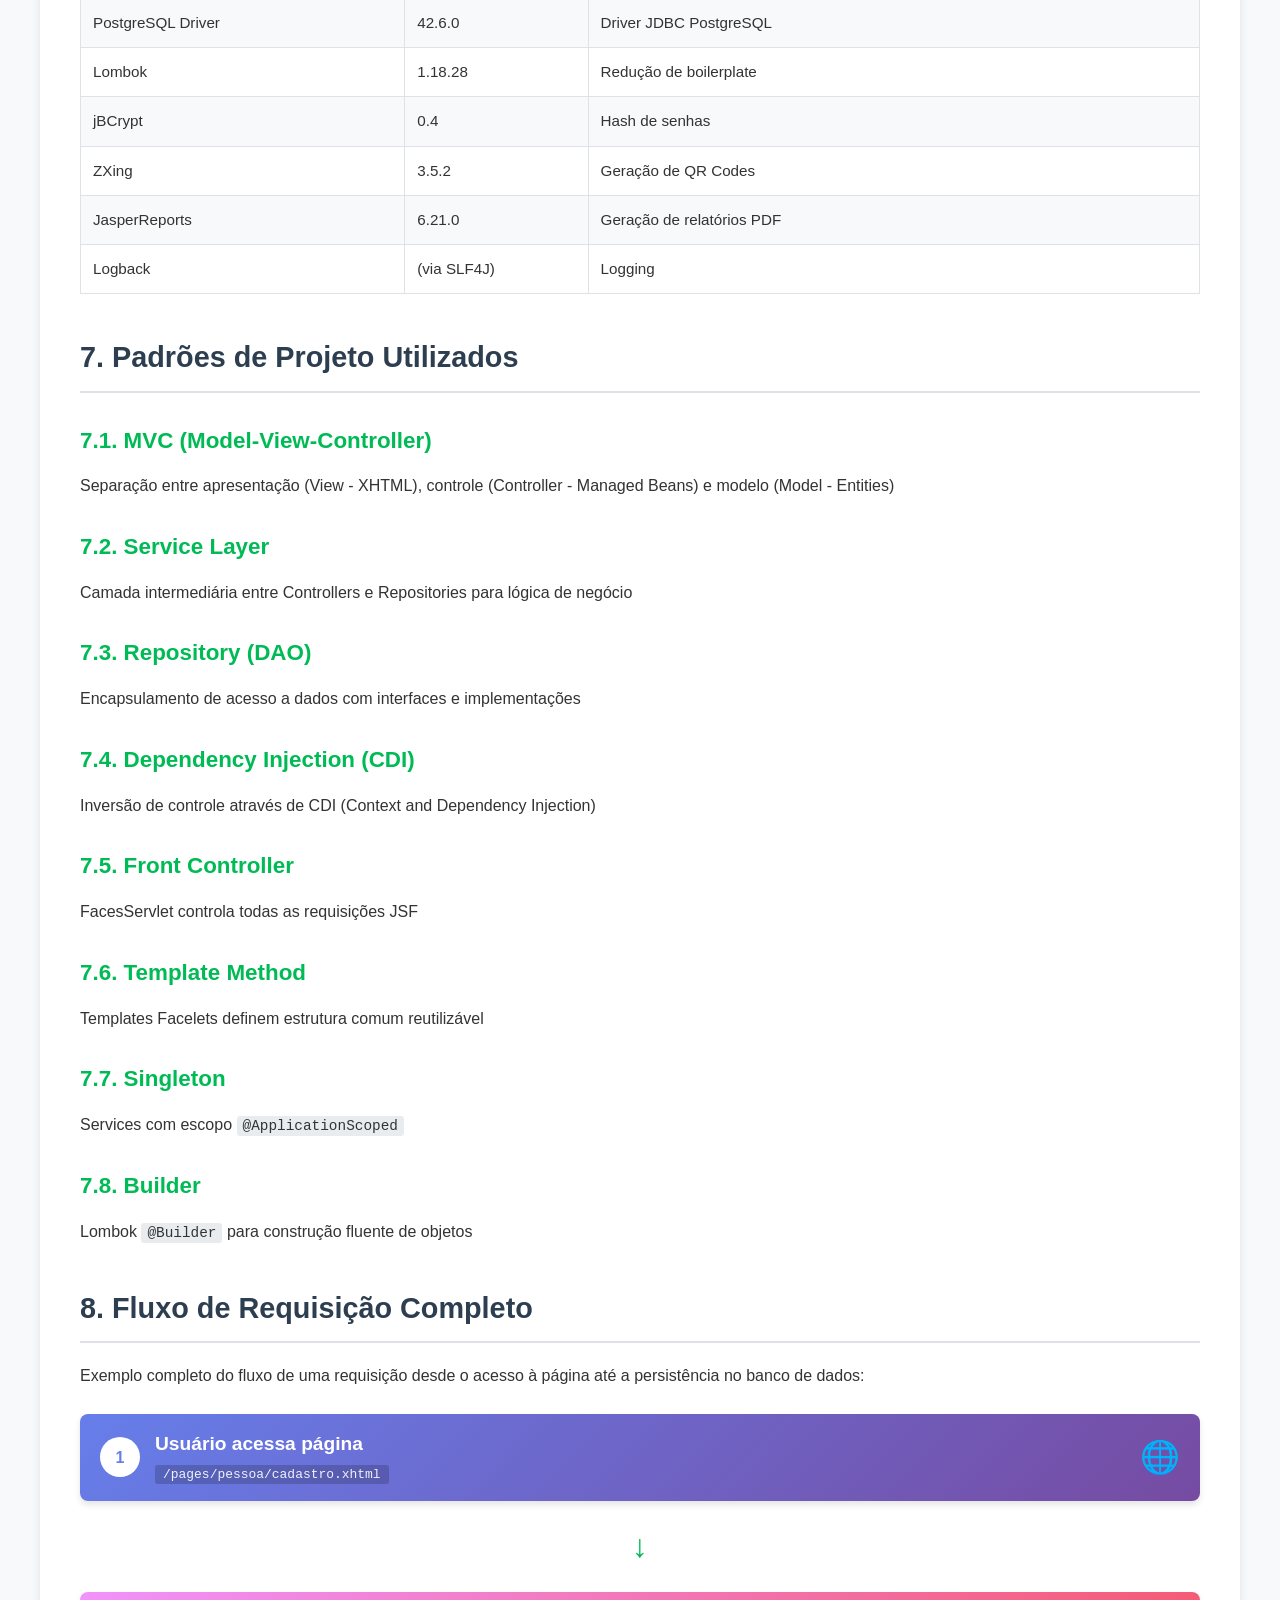
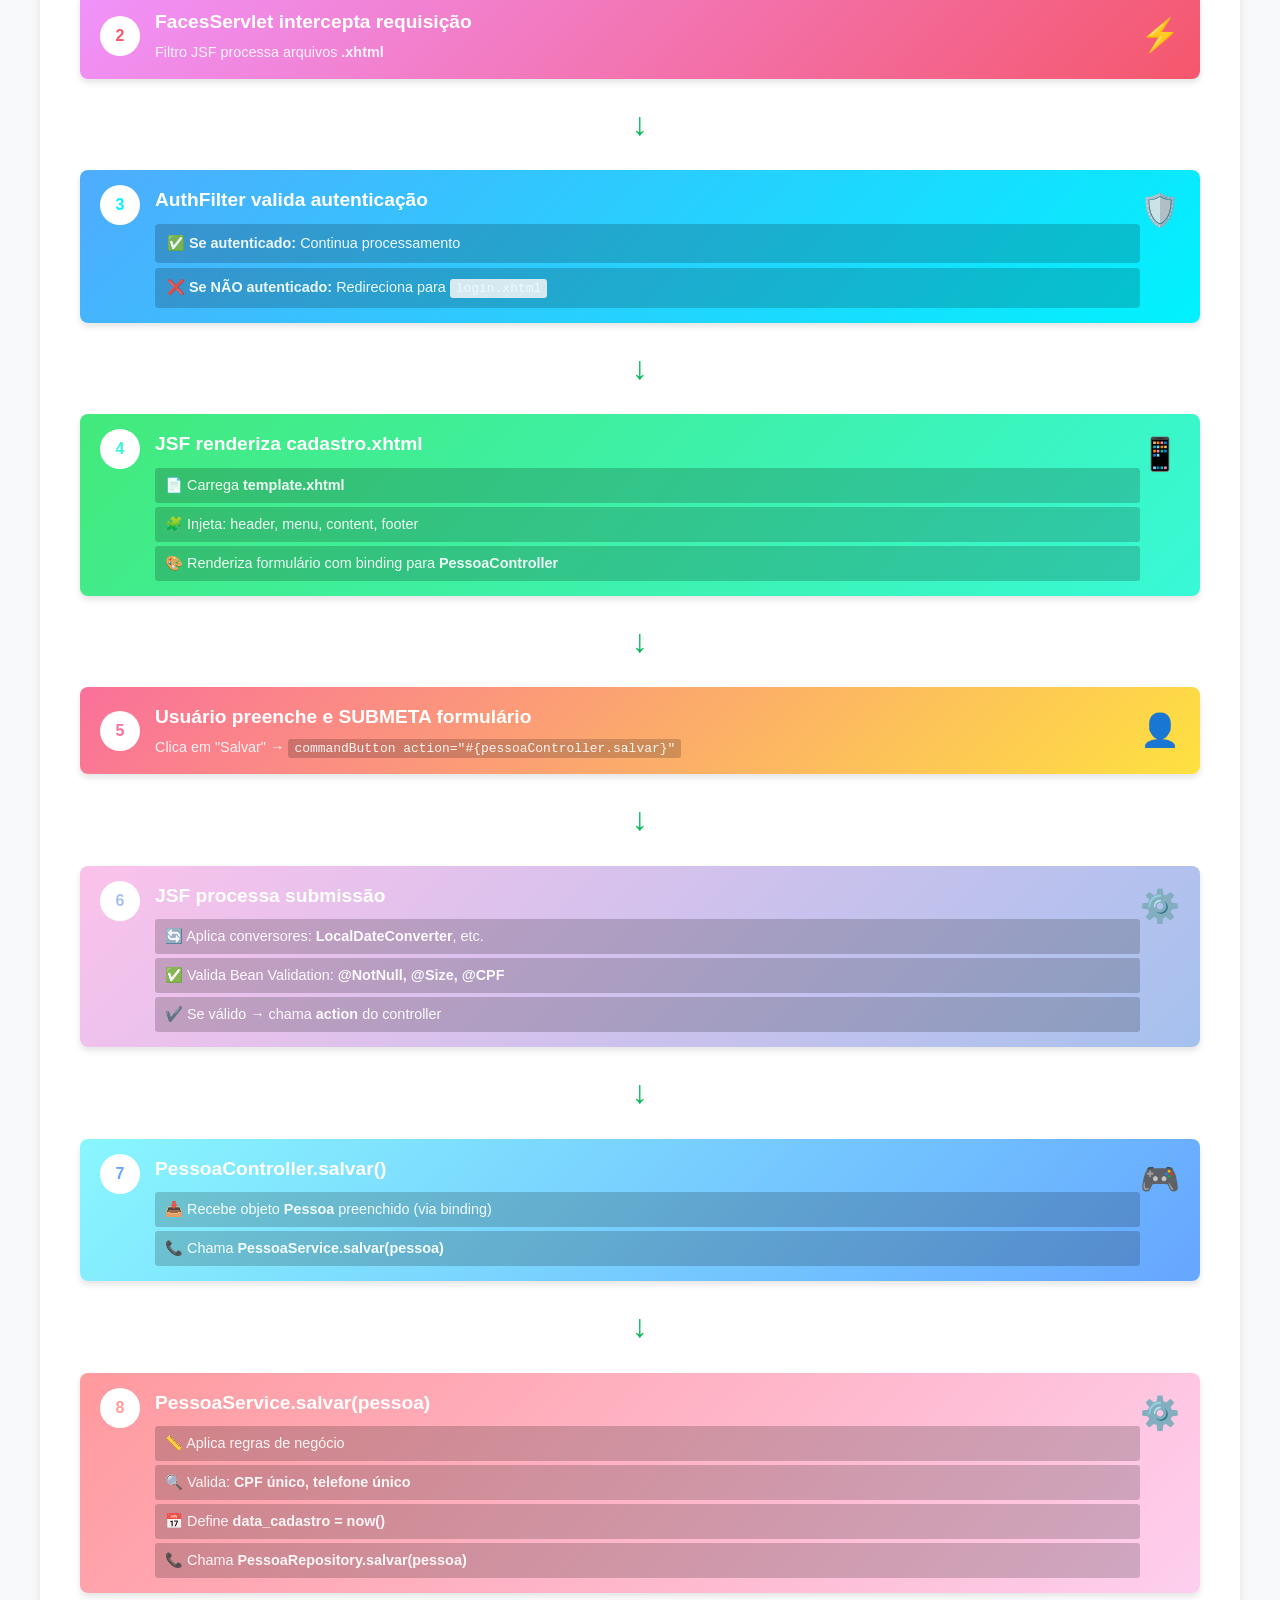
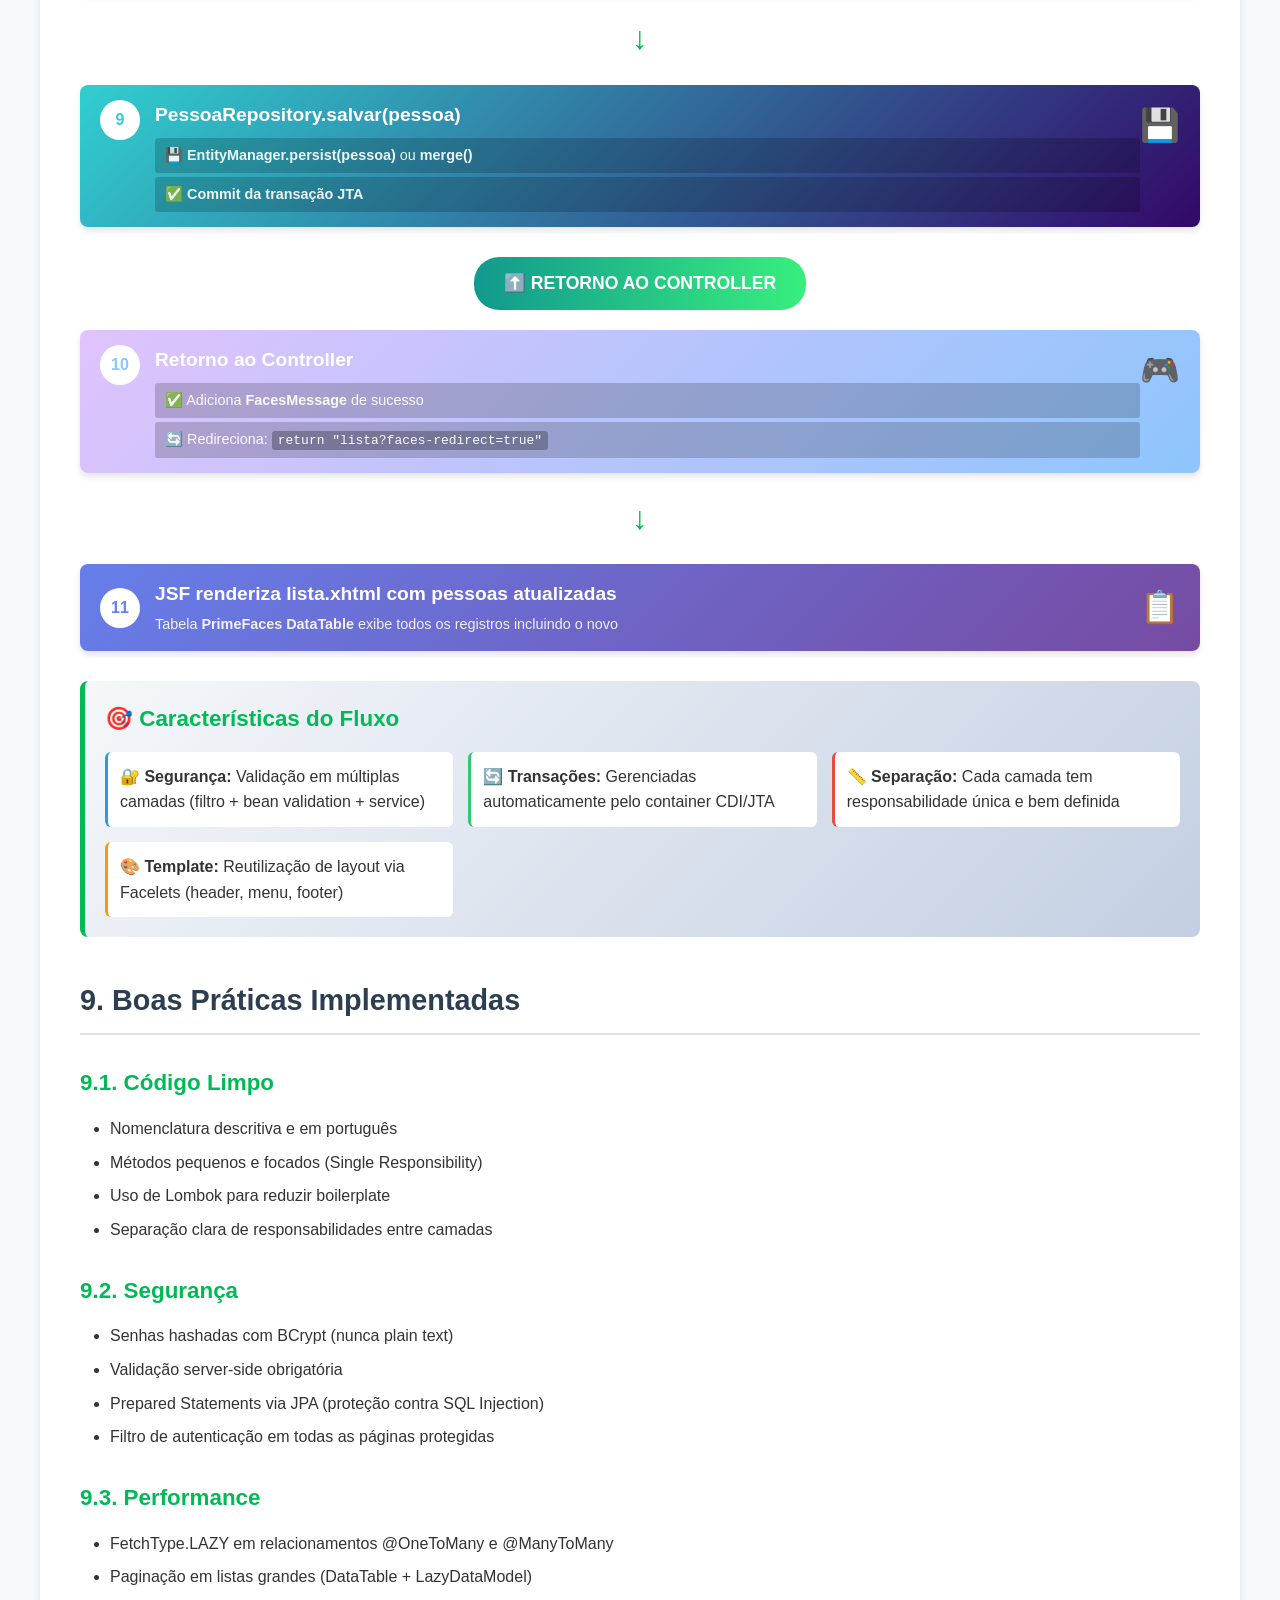
<file: docs/arquitetura_sistema.html>
<!DOCTYPE html>
<html lang="pt-BR">
<head>
    <meta charset="UTF-8">
    <meta name="viewport" content="width=device-width, initial-scale=1.0">
    <title>Arquitetura do Sistema - Segue-me</title>
    <style>
        :root {
            --primary-color: #0b5;
            --secondary-color: #2c3e50;
            --background-color: #f8f9fa;
            --text-color: #333;
            --border-color: #dee2e6;
        }

        * {
            margin: 0;
            padding: 0;
            box-sizing: border-box;
        }

        body {
            font-family: 'Segoe UI', Tahoma, Geneva, Verdana, sans-serif;
            line-height: 1.6;
            color: var(--text-color);
            background-color: var(--background-color);
            padding: 20px;
        }

        .container {
            max-width: 1200px;
            margin: 0 auto;
            background: white;
            padding: 40px;
            box-shadow: 0 2px 10px rgba(0,0,0,0.1);
            border-radius: 8px;
        }

        header {
            border-bottom: 4px solid var(--primary-color);
            padding-bottom: 20px;
            margin-bottom: 30px;
        }

        h1 {
            color: var(--primary-color);
            font-size: 2.5em;
            margin-bottom: 10px;
        }

        h2 {
            color: var(--secondary-color);
            font-size: 1.8em;
            margin-top: 40px;
            margin-bottom: 20px;
            padding-bottom: 10px;
            border-bottom: 2px solid var(--border-color);
        }

        h3 {
            color: var(--primary-color);
            font-size: 1.4em;
            margin-top: 30px;
            margin-bottom: 15px;
        }

        h4 {
            color: var(--secondary-color);
            font-size: 1.1em;
            margin-top: 20px;
            margin-bottom: 10px;
        }

        table {
            width: 100%;
            border-collapse: collapse;
            margin: 20px 0;
            font-size: 0.95em;
        }

        th, td {
            padding: 12px;
            text-align: left;
            border: 1px solid var(--border-color);
        }

        th {
            background-color: var(--primary-color);
            color: white;
            font-weight: 600;
        }

        tr:nth-child(even) {
            background-color: #f8f9fa;
        }

        tr:hover {
            background-color: #e9ecef;
        }

        ul, ol {
            margin: 15px 0;
            padding-left: 30px;
        }

        li {
            margin: 8px 0;
        }

        code {
            background: #e9ecef;
            padding: 2px 6px;
            border-radius: 3px;
            font-family: 'Courier New', monospace;
            font-size: 0.9em;
        }

        .code-block {
            background: #2d2d2d;
            color: #f8f8f2;
            padding: 20px;
            border-radius: 8px;
            overflow-x: auto;
            margin: 20px 0;
            font-family: 'Courier New', monospace;
            font-size: 0.9em;
            line-height: 1.5;
        }

        .layer-box {
            background: white;
            border: 2px solid var(--primary-color);
            border-radius: 8px;
            padding: 20px;
            margin: 20px 0;
        }

        .layer-title {
            background: var(--primary-color);
            color: white;
            padding: 10px 15px;
            margin: -20px -20px 15px -20px;
            border-radius: 6px 6px 0 0;
            font-size: 1.2em;
            font-weight: bold;
        }

        .note {
            background: #d1ecf1;
            border: 1px solid #bee5eb;
            border-left: 4px solid #17a2b8;
            padding: 15px;
            margin: 15px 0;
            border-radius: 4px;
        }

        .warning {
            background: #fff3cd;
            border: 1px solid #ffc107;
            border-left: 4px solid #ffc107;
            padding: 15px;
            margin: 15px 0;
            border-radius: 4px;
        }

        .diagram {
            background: #f8f9fa;
            border: 2px solid var(--border-color);
            padding: 25px;
            margin: 25px 0;
            border-radius: 8px;
            text-align: center;
            font-family: 'Courier New', monospace;
            font-size: 0.85em;
            line-height: 1.8;
            overflow-x: auto;
        }

        footer {
            margin-top: 50px;
            padding-top: 20px;
            border-top: 2px solid var(--border-color);
            text-align: center;
            color: #6c757d;
        }
    </style>
</head>
<body>
    <div class="container">
        <header>
            <h1>🏗️ Arquitetura do Sistema Segue-me</h1>
            <h2 style="color: #6c757d; font-size: 1.5em; margin-top: 10px; border: none;">Visão Técnica e Estrutural</h2>
        </header>

        <div class="note">
            <strong>Versão:</strong> 1.0.0 | <strong>Data:</strong> 14 de Abril de 2026<br>
            <strong>Stack:</strong> Java 11, Jakarta EE 8, JSF 2.3, PrimeFaces 12, Hibernate 5.6, PostgreSQL 12+
        </div>

        <section>
            <h2>1. Visão Geral da Arquitetura</h2>
            <p>
                O Sistema Segue-me segue uma arquitetura em camadas baseada no padrão <strong>MVC (Model-View-Controller)</strong>
                com extensões para separação de responsabilidades através de camadas de serviço e persistência.
            </p>

            <div style="background: linear-gradient(135deg, #667eea 0%, #764ba2 100%); padding: 30px; border-radius: 12px; margin: 30px 0;">
                <div style="background: white; border-radius: 8px; padding: 25px; margin-bottom: 15px; box-shadow: 0 4px 15px rgba(0,0,0,0.2);">
                    <div style="display: flex; align-items: center; margin-bottom: 10px;">
                        <div style="font-size: 2em; margin-right: 15px;">📱</div>
                        <div>
                            <strong style="font-size: 1.3em; color: var(--primary-color);">Camada de Apresentação</strong>
                            <div style="color: #6c757d; margin-top: 5px;">JSF/Facelets + PrimeFaces + HTML/CSS/JS</div>
                            <code style="font-size: 0.85em;">src/main/webapp/pages/*.xhtml, templates/</code>
                        </div>
                    </div>
                    <div style="padding-left: 55px; color: #555; font-size: 0.95em;">
                        Interface com usuário, formulários, validações client-side
                    </div>
                </div>

                <div style="text-align: center; color: white; font-size: 2em; margin: 10px 0;">⬇️</div>

                <div style="background: white; border-radius: 8px; padding: 25px; margin-bottom: 15px; box-shadow: 0 4px 15px rgba(0,0,0,0.2);">
                    <div style="display: flex; align-items: center; margin-bottom: 10px;">
                        <div style="font-size: 2em; margin-right: 15px;">🎮</div>
                        <div>
                            <strong style="font-size: 1.3em; color: var(--primary-color);">Camada de Controle</strong>
                            <div style="color: #6c757d; margin-top: 5px;">Managed Beans (@Named, @ViewScoped)</div>
                            <code style="font-size: 0.85em;">src/main/java/br/com/segueme/controller/</code>
                        </div>
                    </div>
                    <div style="padding-left: 55px; color: #555; font-size: 0.95em;">
                        Controla navegação, processa formulários, gerencia estado da sessão
                    </div>
                </div>

                <div style="text-align: center; color: white; font-size: 2em; margin: 10px 0;">⬇️</div>

                <div style="background: white; border-radius: 8px; padding: 25px; margin-bottom: 15px; box-shadow: 0 4px 15px rgba(0,0,0,0.2);">
                    <div style="display: flex; align-items: center; margin-bottom: 10px;">
                        <div style="font-size: 2em; margin-right: 15px;">⚙️</div>
                        <div>
                            <strong style="font-size: 1.3em; color: var(--primary-color);">Camada de Serviço</strong>
                            <div style="color: #6c757d; margin-top: 5px;">Regras de Negócio (@ApplicationScoped)</div>
                            <code style="font-size: 0.85em;">src/main/java/br/com/segueme/service/</code>
                        </div>
                    </div>
                    <div style="padding-left: 55px; color: #555; font-size: 0.95em;">
                        Validações complexas, cálculos, orquestração de operações
                    </div>
                </div>

                <div style="text-align: center; color: white; font-size: 2em; margin: 10px 0;">⬇️</div>

                <div style="background: white; border-radius: 8px; padding: 25px; margin-bottom: 15px; box-shadow: 0 4px 15px rgba(0,0,0,0.2);">
                    <div style="display: flex; align-items: center; margin-bottom: 10px;">
                        <div style="font-size: 2em; margin-right: 15px;">💾</div>
                        <div>
                            <strong style="font-size: 1.3em; color: var(--primary-color);">Camada de Persistência</strong>
                            <div style="color: #6c757d; margin-top: 5px;">Repositórios (JPA + EntityManager)</div>
                            <code style="font-size: 0.85em;">src/main/java/br/com/segueme/repository/</code>
                        </div>
                    </div>
                    <div style="padding-left: 55px; color: #555; font-size: 0.95em;">
                        Operações CRUD, queries JPQL, acesso ao banco de dados
                    </div>
                </div>

                <div style="text-align: center; color: white; font-size: 2em; margin: 10px 0;">⬇️</div>

                <div style="background: white; border-radius: 8px; padding: 25px; margin-bottom: 15px; box-shadow: 0 4px 15px rgba(0,0,0,0.2);">
                    <div style="display: flex; align-items: center; margin-bottom: 10px;">
                        <div style="font-size: 2em; margin-right: 15px;">🗃️</div>
                        <div>
                            <strong style="font-size: 1.3em; color: var(--primary-color);">Camada de Dados</strong>
                            <div style="color: #6c757d; margin-top: 5px;">Entidades JPA (@Entity)</div>
                            <code style="font-size: 0.85em;">src/main/java/br/com/segueme/entity/</code>
                        </div>
                    </div>
                    <div style="padding-left: 55px; color: #555; font-size: 0.95em;">
                        Modelo de domínio, mapeamento objeto-relacional
                    </div>
                </div>

                <div style="text-align: center; color: white; font-size: 2em; margin: 10px 0;">⬇️</div>

                <div style="background: white; border-radius: 8px; padding: 25px; box-shadow: 0 4px 15px rgba(0,0,0,0.2);">
                    <div style="display: flex; align-items: center; margin-bottom: 10px;">
                        <div style="font-size: 2em; margin-right: 15px;">🐘</div>
                        <div>
                            <strong style="font-size: 1.3em; color: var(--primary-color);">Banco de Dados</strong>
                            <div style="color: #6c757d; margin-top: 5px;">PostgreSQL 12+</div>
                            <code style="font-size: 0.85em;">18 tabelas, relacionamentos, constraints</code>
                        </div>
                    </div>
                    <div style="padding-left: 55px; color: #555; font-size: 0.95em;">
                        Armazenamento persistente de dados com integridade referencial
                    </div>
                </div>
            </div>

            <div class="note" style="margin-top: 30px;">
                <strong>💡 Benefícios da Arquitetura em Camadas:</strong>
                <ul style="margin-top: 10px;">
                    <li><strong>Separação de Responsabilidades:</strong> Cada camada possui função específica</li>
                    <li><strong>Manutenibilidade:</strong> Alterações em uma camada não afetam as demais</li>
                    <li><strong>Testabilidade:</strong> Camadas podem ser testadas isoladamente</li>
                    <li><strong>Reusabilidade:</strong> Lógica de negócio pode ser reutilizada em diferentes interfaces</li>
                    <li><strong>Escalabilidade:</strong> Facilita distribuição em múltiplos servidores</li>
                </ul>
            </div>
        </section>

        <section>
            <h2>2. Camadas da Arquitetura</h2>

            <div class="layer-box">
                <div class="layer-title">📱 Camada de Apresentação (View)</div>
                <p><strong>Tecnologia:</strong> JSF 2.3 + Facelets + PrimeFaces 12 + HTML5 + CSS3 + JavaScript</p>
                <p><strong>Responsabilidade:</strong> Interface com o usuário, renderização de páginas, validações client-side</p>
                <p><strong>Localização:</strong> <code>src/main/webapp/pages/</code>, <code>src/main/webapp/templates/</code></p>
                <h4>Componentes:</h4>
                <ul>
                    <li><strong>Templates:</strong> Layout padrão (header, menu, footer, content)</li>
                    <li><strong>Páginas:</strong> Formulários de cadastro, listas, visualizações detalhadas</li>
                    <li><strong>Componentes Customizados:</strong> <code>resources/components/</code></li>
                    <li><strong>Recursos Estáticos:</strong> CSS, JS, imagens em <code>resources/</code></li>
                </ul>
                <h4>Principais Bibliotecas:</h4>
                <ul>
                    <li><code>PrimeFaces 12.0.0</code> - Componentes ricos (DataTable, Calendar, FileUpload, etc.)</li>
                    <li><code>PrimeFaces Extensions 12.0.0</code> - Componentes adicionais</li>
                    <li><code>OmniFaces 2.7.3</code> - Utilitários JSF (ValidateAll, ViewParam, etc.)</li>
                </ul>
            </div>

            <div class="layer-box">
                <div class="layer-title">🎮 Camada de Controle (Controller)</div>
                <p><strong>Tecnologia:</strong> CDI Managed Beans (@Named, @ViewScoped / @SessionScoped)</p>
                <p><strong>Responsabilidade:</strong> Controlar fluxo de navegação, intermediar View e Service, manter estado da sessão</p>
                <p><strong>Localização:</strong> <code>src/main/java/br/com/segueme/controller/</code></p>
                <h4>Padrão de Nomenclatura:</h4>
                <ul>
                    <li><code>*Controller.java</code> - Ex: PessoaController, EncontroController</li>
                    <li>Anotação <code>@Named</code> para injeção no JSF</li>
                    <li>Escopo <code>@ViewScoped</code> para formulários</li>
                    <li>Escopo <code>@SessionScoped</code> para dados de sessão (ex: LoginController)</li>
                </ul>
                <h4>Responsabilidades Típicas:</h4>
                <ul>
                    <li>Receber dados do formulário (binding com XHTML)</li>
                    <li>Validar entrada do usuário</li>
                    <li>Chamar métodos da camada de serviço</li>
                    <li>Gerenciar mensagens de sucesso/erro (FacesMessage)</li>
                    <li>Controlar navegação entre páginas</li>
                </ul>
                <div class="code-block">@Named
@ViewScoped
public class PessoaController implements Serializable {
    
    @Inject
    private PessoaService pessoaService;
    
    private Pessoa pessoa = new Pessoa();
    private List&lt;Pessoa&gt; pessoas;
    
    public String salvar() {
        try {
            pessoaService.salvar(pessoa);
            FacesUtil.addSuccessMessage("Pessoa salva com sucesso!");
            limpar();
            return "lista?faces-redirect=true";
        } catch (Exception e) {
            FacesUtil.addErrorMessage("Erro ao salvar: " + e.getMessage());
            return null;
        }
    }
}</div>
            </div>

            <div class="layer-box">
                <div class="layer-title">⚙️ Camada de Serviço (Service)</div>
                <p><strong>Tecnologia:</strong> CDI (@ApplicationScoped) + Transações JTA (@Transactional)</p>
                <p><strong>Responsabilidade:</strong> Implementar regras de negócio, orquestrar operações, gerenciar transações</p>
                <p><strong>Localização:</strong> <code>src/main/java/br/com/segueme/service/</code></p>
                <h4>Padrão de Nomenclatura:</h4>
                <ul>
                    <li><code>*Service.java</code> - Ex: PessoaService, EncontroService</li>
                    <li>Anotação <code>@ApplicationScoped</code> (singleton)</li>
                </ul>
                <h4>Responsabilidades:</h4>
                <ul>
                    <li>Validações de negócio complexas</li>
                    <li>Orquestração de múltiplas entidades</li>
                    <li>Cálculos e processamentos</li>
                    <li>Controle transacional (<code>@Transactional</code>)</li>
                    <li>Delegação para repositórios</li>
                </ul>
                <div class="code-block">@ApplicationScoped
public class EncontristaService implements Serializable {
    
    @Inject
    private EntityManager em;
    
    @Inject
    private PessoaService pessoaService;
    
    @Transactional
    public void inscrever(Encontrista encontrista) {
        // Validação: pessoa já inscrita?
        if (jaInscrito(encontrista.getPessoa(), encontrista.getEncontro())) {
            throw new NegocioException("Pessoa já inscrita neste encontro");
        }
        
        // Calcular idade
        encontrista.setIdade(calcularIdade(encontrista.getPessoa()));
        
        // Gerar token único
        encontrista.setTokenFicha(UUID.randomUUID().toString());
        
        // Persistir
        em.persist(encontrista);
    }
}</div>
            </div>

            <div class="layer-box">
                <div class="layer-title">💾 Camada de Persistência (Repository)</div>
                <p><strong>Tecnologia:</strong> JPA 2.2 + EntityManager + JPQL</p>
                <p><strong>Responsabilidade:</strong> Acesso ao banco de dados, queries, operações CRUD</p>
                <p><strong>Localização:</strong> <code>src/main/java/br/com/segueme/repository/</code></p>
                <h4>Padrão:</h4>
                <ul>
                    <li>Interface <code>*Repository.java</code></li>
                    <li>Implementação <code>*RepositoryImpl.java</code></li>
                    <li>Injeção de <code>EntityManager</code></li>
                </ul>
                <h4>Operações Comuns:</h4>
                <ul>
                    <li>CRUD básico (create, read, update, delete)</li>
                    <li>Queries customizadas (JPQL, Criteria API)</li>
                    <li>Paginação e ordenação</li>
                    <li>Buscas com filtros dinâmicos</li>
                </ul>
                <div class="code-block">public interface PessoaRepository {
    void salvar(Pessoa pessoa);
    Pessoa buscarPorId(Long id);
    List&lt;Pessoa&gt; listarTodos();
    List&lt;Pessoa&gt; buscarPorNome(String nome);
    void remover(Pessoa pessoa);
}

@ApplicationScoped
public class PessoaRepositoryImpl implements PessoaRepository {
    
    @PersistenceContext
    private EntityManager em;
    
    @Override
    public void salvar(Pessoa pessoa) {
        if (pessoa.getId() == null) {
            em.persist(pessoa);
        } else {
            em.merge(pessoa);
        }
    }
    
    @Override
    public List&lt;Pessoa&gt; buscarPorNome(String nome) {
        return em.createQuery(
            "SELECT p FROM Pessoa p WHERE LOWER(p.nome) LIKE :nome", Pessoa.class)
            .setParameter("nome", "%" + nome.toLowerCase() + "%")
            .getResultList();
    }
}</div>
            </div>

            <div class="layer-box">
                <div class="layer-title">🗃️ Camada de Dados (Model/Entity)</div>
                <p><strong>Tecnologia:</strong> JPA 2.2 + Hibernate 5.6 + Bean Validation</p>
                <p><strong>Responsabilidade:</strong> Representar modelo de domínio, mapeamento objeto-relacional</p>
                <p><strong>Localização:</strong> <code>src/main/java/br/com/segueme/entity/</code></p>
                <h4>Padrões:</h4>
                <ul>
                    <li>Anotação <code>@Entity</code></li>
                    <li>Lombok para reduzir boilerplate (<code>@Data</code>, <code>@NoArgsConstructor</code>)</li>
                    <li>Bean Validation (<code>@NotNull</code>, <code>@Size</code>, <code>@Pattern</code>, etc.)</li>
                    <li>Serializable para suporte a sessão HTTP</li>
                </ul>
                <div class="code-block">@Entity
@Table(name = "pessoa")
@Data
@NoArgsConstructor
public class Pessoa implements Serializable {
    
    @Id
    @GeneratedValue(strategy = GenerationType.IDENTITY)
    private Long id;
    
    @NotBlank(message = "Nome é obrigatório")
    @Size(min = 3, max = 100)
    @Column(nullable = false, length = 100)
    private String nome;
    
    @Column(unique = true, length = 14)
    private String cpf;
    
    @NotNull
    @Past
    @Column(name = "data_nascimento", nullable = false)
    private LocalDate dataNascimento;
    
    @Pattern(regexp = "\\(\\d{2}\\) \\d{4,5}-\\d{4}")
    @Column(unique = true, length = 15)
    private String telefone;
    
    @Email
    @Column(length = 100)
    private String email;
    
    // ... demais atributos
}</div>
            </div>
        </section>

        <section>
            <h2>3. Módulos Transversais</h2>

            <h3>3.1. Segurança e Autenticação</h3>
            <ul>
                <li><strong>Filtro de Autenticação:</strong> <code>AuthFilter.java</code> - Intercepta requisições e valida sessão</li>
                <li><strong>Hash de Senhas:</strong> BCrypt via <code>jbcrypt</code></li>
                <li><strong>Controle de Sessão:</strong> <code>LoginController</code> gerencia login/logout</li>
                <li><strong>Permissões:</strong> Entidade <code>Permissao</code> com níveis de acesso</li>
            </ul>

            <h3>3.2. Auditoria</h3>
            <ul>
                <li><strong>Service:</strong> <code>AuditoriaService</code> registra ações críticas</li>
                <li><strong>Entidade:</strong> <code>Auditoria</code> armazena logs</li>
                <li><strong>Dados Registrados:</strong> Usuário, data/hora, ação, entidade afetada, detalhes</li>
            </ul>

            <h3>3.3. API REST</h3>
            <p><strong>Localização:</strong> <code>src/main/java/br/com/segueme/api/</code></p>
            <ul>
                <li><strong>Tecnologia:</strong> JAX-RS (Jakarta REST API)</li>
                <li><strong>Application:</strong> <code>RestApplication</code> - Base path <code>/api</code></li>
                <li><strong>Resources:</strong>
                    <ul>
                        <li><code>PessoaResource</code> - /api/pessoas</li>
                        <li><code>EncontroResource</code> - /api/encontros</li>
                        <li><code>EncontristaResource</code> - /api/encontristas</li>
                        <li><code>EquipeResource</code> - /api/equipes</li>
                    </ul>
                </li>
                <li><strong>CORS:</strong> <code>CorsFilter</code> habilita cross-origin para consumo externo</li>
            </ul>

            <h3>3.4. Relatórios</h3>
            <ul>
                <li><strong>Service:</strong> <code>RelatorioService</code> - Geração de relatórios</li>
                <li><strong>PDF:</strong> <code>PdfService</code> com iText / JasperReports</li>
                <li><strong>QR Code:</strong> <code>QrCodeService</code> com ZXing library</li>
                <li><strong>Fichas Digitais:</strong> PDFs com dados + foto + QR Code</li>
            </ul>

            <h3>3.5. Utilitários</h3>
            <p><strong>Localização:</strong> <code>src/main/java/br/com/segueme/util/</code></p>
            <ul>
                <li><code>calculaIdade.java</code> - Cálculo de idade</li>
                <li><code>GerarHashSenha.java</code> - Utilitário para hash BCrypt</li>
                <li><code>BackupPostgres.java</code> - Backup automatizado do banco</li>
                <li><code>RestorePostgres.java</code> - Restauração de backup</li>
                <li><code>DatabaseInitializer.java</code> - Inicialização de dados</li>
            </ul>

            <h3>3.6. Conversores</h3>
            <p><strong>Localização:</strong> <code>src/main/java/br/com/segueme/converter/</code></p>
            <ul>
                <li><code>EncontroConverter</code> - Conversão de ID para objeto Encontro no JSF</li>
                <li><code>EquipeConverter</code> - Conversão de ID para objeto Equipe</li>
                <li><code>LocalDateConverter</code> - Conversão entre String ↔ LocalDate</li>
                <li><code>LocalDateTimeConverter</code> - Conversão entre String ↔ LocalDateTime</li>
                <li><code>TemaPalestraConverter</code> - Conversão de enum TemaPalestra</li>
            </ul>
        </section>

        <section>
            <h2>4. Configuração e Deployment</h2>

            <h3>4.1. Persistence Unit</h3>
            <p><strong>Arquivo:</strong> <code>src/main/resources/META-INF/persistence.xml</code></p>
            <div class="code-block">&lt;persistence-unit name="segueme-pu" transaction-type="JTA"&gt;
    &lt;jta-data-source&gt;java:jboss/datasources/SegueMeDS&lt;/jta-data-source&gt;
    &lt;properties&gt;
        &lt;property name="hibernate.dialect" 
                  value="org.hibernate.dialect.PostgreSQLDialect"/&gt;
        &lt;property name="hibernate.hbm2ddl.auto" value="update"/&gt;
        &lt;property name="hibernate.show_sql" value="false"/&gt;
        &lt;property name="hibernate.format_sql" value="true"/&gt;
    &lt;/properties&gt;
&lt;/persistence-unit&gt;</div>

            <h3>4.2. CDI Configuration</h3>
            <p><strong>Arquivo:</strong> <code>src/main/webapp/WEB-INF/beans.xml (beans.xml vazio ativa CDI)</code></p>

            <h3>4.3. JSF Configuration</h3>
            <p><strong>Arquivo:</strong> <code>src/main/webapp/WEB-INF/faces-config.xml</code></p>
            <ul>
                <li>Configuração do JSF 2.3</li>
                <li>Locale padrão: pt_BR</li>
                <li>Message bundle para internacionalização</li>
            </ul>

            <h3>4.4. Web Descriptor</h3>
            <p><strong>Arquivo:</strong> <code>src/main/webapp/WEB-INF/web.xml</code></p>
            <ul>
                <li>Servlet do JSF (FacesServlet)</li>
                <li>Welcome file: index.xhtml</li>
                <li>Parâmetros de contexto</li>
                <li>Filtros (AuthFilter, CorsFilter)</li>
                <li>Error pages</li>
            </ul>

            <h3>4.5. Servidor de Aplicação</h3>
            <p><strong>Compatível com:</strong> Wildfly, Payara, TomEE (Jakarta EE 8)</p>
            <p><strong>Requisitos:</strong></p>
            <ul>
                <li>Java 11+</li>
                <li>Jakarta EE 8 ou Java EE 8</li>
                <li>PostgreSQL driver no módulo do servidor</li>
                <li>DataSource configurado (JNDI: <code>java:jboss/datasources/SegueMeDS</code>)</li>
            </ul>
        </section>

        <section>
            <h2>5. Estrutura de Diretórios</h2>
            <p style="margin-bottom: 25px;">
                A estrutura do projeto segue as convenções Maven padrão com organização modular por funcionalidade:
            </p>

            <div style="background: #f8f9fa; border: 2px solid var(--border-color); border-radius: 8px; padding: 25px; margin: 20px 0;">
                <div style="font-family: 'Courier New', monospace; font-size: 0.9em;">
                    
                    <!-- Raiz do Projeto -->
                    <div style="margin-bottom: 20px;">
                        <div style="display: flex; align-items: center; background: linear-gradient(135deg, #667eea 0%, #764ba2 100%); color: white; padding: 12px; border-radius: 6px; font-weight: bold; margin-bottom: 10px;">
                            <span style="font-size: 1.3em; margin-right: 10px;">📦</span>
                            <span>segue-me-sj/ (Raiz do Projeto)</span>
                        </div>
                    </div>

                    <!-- Código Fonte Java -->
                    <div style="margin-left: 20px; margin-bottom: 20px;">
                        <div style="background: var(--primary-color); color: white; padding: 10px; border-radius: 6px; font-weight: bold; margin-bottom: 8px;">
                            <span style="font-size: 1.2em; margin-right: 8px;">☕</span>
                            src/main/java/br/com/segueme/
                        </div>
                        
                        <div style="margin-left: 25px; line-height: 2;">
                            <div style="padding: 8px; background: white; margin: 5px 0; border-left: 3px solid #e74c3c; border-radius: 4px;">
                                <strong>📡 api/</strong> - REST Resources (JAX-RS)
                                <div style="font-size: 0.85em; color: #666; margin-top: 3px;">Endpoints REST para integrações externas</div>
                            </div>
                            
                            <div style="padding: 8px; background: white; margin: 5px 0; border-left: 3px solid #3498db; border-radius: 4px;">
                                <strong>⚙️ config/</strong> - Filtros e Configurações
                                <div style="font-size: 0.85em; color: #666; margin-top: 3px;">AuthFilter, CorsFilter, OptionsHandler</div>
                            </div>
                            
                            <div style="padding: 8px; background: white; margin: 5px 0; border-left: 3px solid #9b59b6; border-radius: 4px;">
                                <strong>🎮 controller/</strong> - Managed Beans (MVC)
                                <div style="font-size: 0.85em; color: #666; margin-top: 3px;">PessoaController, EncontroController, etc.</div>
                            </div>
                            
                            <div style="padding: 8px; background: white; margin: 5px 0; border-left: 3px solid #1abc9c; border-radius: 4px;">
                                <strong>🔄 converter/</strong> - Conversores JSF
                                <div style="font-size: 0.85em; color: #666; margin-top: 3px;">LocalDateConverter, EncontroConverter</div>
                            </div>
                            
                            <div style="padding: 8px; background: white; margin: 5px 0; border-left: 3px solid #e67e22; border-radius: 4px;">
                                <strong>🗃️ entity/</strong> - Entidades JPA + enums/
                                <div style="font-size: 0.85em; color: #666; margin-top: 3px;">Pessoa, Encontro, Encontrista (18 entidades)</div>
                            </div>
                            
                            <div style="padding: 8px; background: white; margin: 5px 0; border-left: 3px solid #2ecc71; border-radius: 4px;">
                                <strong>💾 repository/</strong> - Camada de Persistência + impl/
                                <div style="font-size: 0.85em; color: #666; margin-top: 3px;">Interfaces e implementações de repositórios</div>
                            </div>
                            
                            <div style="padding: 8px; background: white; margin: 5px 0; border-left: 3px solid #f39c12; border-radius: 4px;">
                                <strong>⚙️ service/</strong> - Lógica de Negócio
                                <div style="font-size: 0.85em; color: #666; margin-top: 3px;">PessoaService, EncontroService, RelatorioService</div>
                            </div>
                            
                            <div style="padding: 8px; background: white; margin: 5px 0; border-left: 3px solid #95a5a6; border-radius: 4px;">
                                <strong>🛠️ util/</strong> - Classes Utilitárias
                                <div style="font-size: 0.85em; color: #666; margin-top: 3px;">BackupPostgres, GerarHashSenha, calculaIdade</div>
                            </div>
                        </div>
                    </div>

                    <!-- Resources -->
                    <div style="margin-left: 20px; margin-bottom: 20px;">
                        <div style="background: #34495e; color: white; padding: 10px; border-radius: 6px; font-weight: bold; margin-bottom: 8px;">
                            <span style="font-size: 1.2em; margin-right: 8px;">📄</span>
                            src/main/resources/
                        </div>
                        
                        <div style="margin-left: 25px; line-height: 2;">
                            <div style="padding: 8px; background: white; margin: 5px 0; border-radius: 4px;">
                                📝 logback.xml - Configuração de logging
                            </div>
                            <div style="padding: 8px; background: white; margin: 5px 0; border-radius: 4px;">
                                📁 META-INF/ → beans.xml, persistence.xml
                            </div>
                        </div>
                    </div>

                    <!-- WebApp -->
                    <div style="margin-left: 20px; margin-bottom: 20px;">
                        <div style="background: #16a085; color: white; padding: 10px; border-radius: 6px; font-weight: bold; margin-bottom: 8px;">
                            <span style="font-size: 1.2em; margin-right: 8px;">🌐</span>
                            src/main/webapp/
                        </div>
                        
                        <div style="margin-left: 25px; line-height: 2;">
                            <div style="padding: 8px; background: white; margin: 5px 0; border-left: 3px solid #3498db; border-radius: 4px;">
                                <strong>📄 pages/</strong> - Páginas XHTML (JSF)
                                <div style="font-size: 0.85em; color: #666; margin-top: 3px;">
                                    pessoa/, casal/, encontro/, encontrista/, equipe/, dirigente/, contribuicao/, palestra/, financeiro/, relatorios/, venda/
                                </div>
                            </div>
                            
                            <div style="padding: 8px; background: white; margin: 5px 0; border-left: 3px solid #9b59b6; border-radius: 4px;">
                                <strong>🎨 resources/</strong> - Recursos Estáticos
                                <div style="font-size: 0.85em; color: #666; margin-top: 3px;">
                                    components/, css/, images/, js/
                                </div>
                            </div>
                            
                            <div style="padding: 8px; background: white; margin: 5px 0; border-left: 3px solid #e74c3c; border-radius: 4px;">
                                <strong>📋 templates/</strong> - Templates Facelets
                                <div style="font-size: 0.85em; color: #666; margin-top: 3px;">
                                    template.xhtml, header.xhtml, menu.xhtml, footer.xhtml, content.xhtml
                                </div>
                            </div>
                            
                            <div style="padding: 8px; background: white; margin: 5px 0; border-left: 3px solid #f39c12; border-radius: 4px;">
                                <strong>⚙️ WEB-INF/</strong> - Configurações Web
                                <div style="font-size: 0.85em; color: #666; margin-top: 3px;">
                                    beans.xml, faces-config.xml, web.xml, jboss-web.xml
                                </div>
                            </div>
                        </div>
                    </div>

                    <!-- Outros Diretórios -->
                    <div style="margin-left: 20px; margin-bottom: 20px;">
                        <div style="padding: 8px; background: white; margin: 5px 0; border: 2px solid #e67e22; border-radius: 4px;">
                            <strong>🧪 src/test/java/</strong> - Testes Unitários
                        </div>
                        
                        <div style="padding: 8px; background: white; margin: 5px 0; border: 2px solid #3498db; border-radius: 4px;">
                            <strong>🗄️ modelo/</strong> - Scripts SQL
                            <div style="font-size: 0.85em; color: #666; margin-top: 3px;">
                                modelo_relacional.sql, cleanup_database.sql, migration_*.sql
                            </div>
                        </div>
                        
                        <div style="padding: 8px; background: white; margin: 5px 0; border: 2px solid var(--primary-color); border-radius: 4px;">
                            <strong>📚 docs/</strong> - Documentação HTML
                            <div style="font-size: 0.85em; color: #666; margin-top: 3px;">
                                index.html, visao_geral_projeto.html, especificacao_requisitos.html, 
                                modelo_entidade_relacionamento.html, arquitetura_sistema.html, manual_usuario.html
                            </div>
                        </div>
                        
                        <div style="padding: 8px; background: white; margin: 5px 0; border: 2px solid #95a5a6; border-radius: 4px;">
                            <strong>📦 pom.xml</strong> - Configuração Maven
                        </div>
                        
                        <div style="padding: 8px; background: white; margin: 5px 0; border: 2px solid #2c3e50; border-radius: 4px;">
                            <strong>📖 README.md</strong> - Documentação do Repositório
                        </div>
                    </div>

                </div>
            </div>

            <div class="note" style="margin-top: 25px;">
                <strong>💡 Convenções de Organização:</strong>
                <ul style="margin-top: 10px;">
                    <li><strong>Camadas por Pacote:</strong> Cada camada da arquitetura possui seu próprio pacote</li>
                    <li><strong>Módulos por Funcionalidade:</strong> Páginas organizadas por entidade/módulo (pessoa/, encontro/, etc.)</li>
                    <li><strong>Separação clara:</strong> Código Java em <code>src/main/java/</code>, recursos em <code>resources/</code>, web em <code>webapp/</code></li>
                    <li><strong>Nomenclatura consistente:</strong> Sufixos indicam tipo (*Controller, *Service, *Repository)</li>
                </ul>
            </div>
        </section>

        <section>
            <h2>6. Dependências Principais</h2>
            <table>
                <thead>
                    <tr>
                        <th>Biblioteca</th>
                        <th>Versão</th>
                        <th>Finalidade</th>
                    </tr>
                </thead>
                <tbody>
                    <tr>
                        <td>Jakarta EE API</td>
                        <td>8.0.0</td>
                        <td>Plataforma Jakarta EE (JPA, CDI, JAX-RS, etc.)</td>
                    </tr>
                    <tr>
                        <td>PrimeFaces</td>
                        <td>12.0.0</td>
                        <td>Componentes ricos JSF</td>
                    </tr>
                    <tr>
                        <td>PrimeFaces Extensions</td>
                        <td>12.0.0</td>
                        <td>Componentes adicionais</td>
                    </tr>
                    <tr>
                        <td>OmniFaces</td>
                        <td>2.7.3</td>
                        <td>Utilitários JSF</td>
                    </tr>
                    <tr>
                        <td>Hibernate Core</td>
                        <td>5.6.15.Final</td>
                        <td>Implementação JPA</td>
                    </tr>
                    <tr>
                        <td>PostgreSQL Driver</td>
                        <td>42.6.0</td>
                        <td>Driver JDBC PostgreSQL</td>
                    </tr>
                    <tr>
                        <td>Lombok</td>
                        <td>1.18.28</td>
                        <td>Redução de boilerplate</td>
                    </tr>
                    <tr>
                        <td>jBCrypt</td>
                        <td>0.4</td>
                        <td>Hash de senhas</td>
                    </tr>
                    <tr>
                        <td>ZXing</td>
                        <td>3.5.2</td>
                        <td>Geração de QR Codes</td>
                    </tr>
                    <tr>
                        <td>JasperReports</td>
                        <td>6.21.0</td>
                        <td>Geração de relatórios PDF</td>
                    </tr>
                    <tr>
                        <td>Logback</td>
                        <td>(via SLF4J)</td>
                        <td>Logging</td>
                    </tr>
                </tbody>
            </table>
        </section>

        <section>
            <h2>7. Padrões de Projeto Utilizados</h2>

            <h3>7.1. MVC (Model-View-Controller)</h3>
            <p>Separação entre apresentação (View - XHTML), controle (Controller - Managed Beans) e modelo (Model - Entities)</p>

            <h3>7.2. Service Layer</h3>
            <p>Camada intermediária entre Controllers e Repositories para lógica de negócio</p>

            <h3>7.3. Repository (DAO)</h3>
            <p>Encapsulamento de acesso a dados com interfaces e implementações</p>

            <h3>7.4. Dependency Injection (CDI)</h3>
            <p>Inversão de controle através de CDI (Context and Dependency Injection)</p>

            <h3>7.5. Front Controller</h3>
            <p>FacesServlet controla todas as requisições JSF</p>

            <h3>7.6. Template Method</h3>
            <p>Templates Facelets definem estrutura comum reutilizável</p>

            <h3>7.7. Singleton</h3>
            <p>Services com escopo <code>@ApplicationScoped</code></p>

            <h3>7.8. Builder</h3>
            <p>Lombok <code>@Builder</code> para construção fluente de objetos</p>
        </section>

        <section>
            <h2>8. Fluxo de Requisição Completo</h2>
            <p style="margin-bottom: 25px;">
                Exemplo completo do fluxo de uma requisição desde o acesso à página até a persistência no banco de dados:
            </p>

            <!-- Passo 1 -->
            <div style="margin: 20px 0;">
                <div style="display: flex; align-items: center; background: linear-gradient(135deg, #667eea 0%, #764ba2 100%); color: white; padding: 15px 20px; border-radius: 8px; box-shadow: 0 4px 6px rgba(0,0,0,0.1);">
                    <div style="background: white; color: #667eea; width: 40px; height: 40px; border-radius: 50%; display: flex; align-items: center; justify-content: center; font-weight: bold; margin-right: 15px; flex-shrink: 0;">1</div>
                    <div style="flex-grow: 1;">
                        <div style="font-size: 1.2em; font-weight: bold;">Usuário acessa página</div>
                        <div style="font-size: 0.9em; opacity: 0.9; margin-top: 3px;">
                            <code style="background: rgba(0,0,0,0.2); padding: 2px 8px; border-radius: 3px;">/pages/pessoa/cadastro.xhtml</code>
                        </div>
                    </div>
                    <div style="font-size: 2em; flex-shrink: 0;">🌐</div>
                </div>
            </div>

            <div style="text-align: center; font-size: 2em; color: var(--primary-color); margin: 10px 0;">↓</div>

            <!-- Passo 2 -->
            <div style="margin: 20px 0;">
                <div style="display: flex; align-items: center; background: linear-gradient(135deg, #f093fb 0%, #f5576c 100%); color: white; padding: 15px 20px; border-radius: 8px; box-shadow: 0 4px 6px rgba(0,0,0,0.1);">
                    <div style="background: white; color: #f5576c; width: 40px; height: 40px; border-radius: 50%; display: flex; align-items: center; justify-content: center; font-weight: bold; margin-right: 15px; flex-shrink: 0;">2</div>
                    <div style="flex-grow: 1;">
                        <div style="font-size: 1.2em; font-weight: bold;">FacesServlet intercepta requisição</div>
                        <div style="font-size: 0.9em; opacity: 0.9; margin-top: 3px;">
                            Filtro JSF processa arquivos <strong>.xhtml</strong>
                        </div>
                    </div>
                    <div style="font-size: 2em; flex-shrink: 0;">⚡</div>
                </div>
            </div>

            <div style="text-align: center; font-size: 2em; color: var(--primary-color); margin: 10px 0;">↓</div>

            <!-- Passo 3 -->
            <div style="margin: 20px 0;">
                <div style="display: flex; align-items: start; background: linear-gradient(135deg, #4facfe 0%, #00f2fe 100%); color: white; padding: 15px 20px; border-radius: 8px; box-shadow: 0 4px 6px rgba(0,0,0,0.1);">
                    <div style="background: white; color: #00f2fe; width: 40px; height: 40px; border-radius: 50%; display: flex; align-items: center; justify-content: center; font-weight: bold; margin-right: 15px; flex-shrink: 0;">3</div>
                    <div style="flex-grow: 1;">
                        <div style="font-size: 1.2em; font-weight: bold;">AuthFilter valida autenticação</div>
                        <div style="font-size: 0.9em; opacity: 0.9; margin-top: 8px; line-height: 1.6;">
                            <div style="background: rgba(0,0,0,0.2); padding: 8px 12px; border-radius: 4px; margin-bottom: 5px;">
                                ✅ <strong>Se autenticado:</strong> Continua processamento
                            </div>
                            <div style="background: rgba(0,0,0,0.2); padding: 8px 12px; border-radius: 4px;">
                                ❌ <strong>Se NÃO autenticado:</strong> Redireciona para <code>login.xhtml</code>
                            </div>
                        </div>
                    </div>
                    <div style="font-size: 2em; flex-shrink: 0;">🛡️</div>
                </div>
            </div>

            <div style="text-align: center; font-size: 2em; color: var(--primary-color); margin: 10px 0;">↓</div>

            <!-- Passo 4 -->
            <div style="margin: 20px 0;">
                <div style="display: flex; align-items: start; background: linear-gradient(135deg, #43e97b 0%, #38f9d7 100%); color: white; padding: 15px 20px; border-radius: 8px; box-shadow: 0 4px 6px rgba(0,0,0,0.1);">
                    <div style="background: white; color: #38f9d7; width: 40px; height: 40px; border-radius: 50%; display: flex; align-items: center; justify-content: center; font-weight: bold; margin-right: 15px; flex-shrink: 0;">4</div>
                    <div style="flex-grow: 1;">
                        <div style="font-size: 1.2em; font-weight: bold;">JSF renderiza cadastro.xhtml</div>
                        <div style="font-size: 0.9em; opacity: 0.9; margin-top: 8px; line-height: 1.6;">
                            <div style="background: rgba(0,0,0,0.2); padding: 6px 10px; border-radius: 3px; margin-bottom: 4px;">
                                📄 Carrega <strong>template.xhtml</strong>
                            </div>
                            <div style="background: rgba(0,0,0,0.2); padding: 6px 10px; border-radius: 3px; margin-bottom: 4px;">
                                🧩 Injeta: header, menu, content, footer
                            </div>
                            <div style="background: rgba(0,0,0,0.2); padding: 6px 10px; border-radius: 3px;">
                                🎨 Renderiza formulário com binding para <strong>PessoaController</strong>
                            </div>
                        </div>
                    </div>
                    <div style="font-size: 2em; flex-shrink: 0;">📱</div>
                </div>
            </div>

            <div style="text-align: center; font-size: 2em; color: var(--primary-color); margin: 10px 0;">↓</div>

            <!-- Passo 5 -->
            <div style="margin: 20px 0;">
                <div style="display: flex; align-items: center; background: linear-gradient(135deg, #fa709a 0%, #fee140 100%); color: white; padding: 15px 20px; border-radius: 8px; box-shadow: 0 4px 6px rgba(0,0,0,0.1);">
                    <div style="background: white; color: #fa709a; width: 40px; height: 40px; border-radius: 50%; display: flex; align-items: center; justify-content: center; font-weight: bold; margin-right: 15px; flex-shrink: 0;">5</div>
                    <div style="flex-grow: 1;">
                        <div style="font-size: 1.2em; font-weight: bold;">Usuário preenche e SUBMETA formulário</div>
                        <div style="font-size: 0.9em; opacity: 0.9; margin-top: 3px;">
                            Clica em "Salvar" → <code style="background: rgba(0,0,0,0.2); padding: 2px 6px; border-radius: 3px;">commandButton action="#{pessoaController.salvar}"</code>
                        </div>
                    </div>
                    <div style="font-size: 2em; flex-shrink: 0;">👤</div>
                </div>
            </div>

            <div style="text-align: center; font-size: 2em; color: var(--primary-color); margin: 10px 0;">↓</div>

            <!-- Passo 6 -->
            <div style="margin: 20px 0;">
                <div style="display: flex; align-items: start; background: linear-gradient(135deg, #fbc2eb 0%, #a6c1ee 100%); color: white; padding: 15px 20px; border-radius: 8px; box-shadow: 0 4px 6px rgba(0,0,0,0.1);">
                    <div style="background: white; color: #a6c1ee; width: 40px; height: 40px; border-radius: 50%; display: flex; align-items: center; justify-content: center; font-weight: bold; margin-right: 15px; flex-shrink: 0;">6</div>
                    <div style="flex-grow: 1;">
                        <div style="font-size: 1.2em; font-weight: bold;">JSF processa submissão</div>
                        <div style="font-size: 0.9em; opacity: 0.9; margin-top: 8px; line-height: 1.6;">
                            <div style="background: rgba(0,0,0,0.2); padding: 6px 10px; border-radius: 3px; margin-bottom: 4px;">
                                🔄 Aplica conversores: <strong>LocalDateConverter</strong>, etc.
                            </div>
                            <div style="background: rgba(0,0,0,0.2); padding: 6px 10px; border-radius: 3px; margin-bottom: 4px;">
                                ✅ Valida Bean Validation: <strong>@NotNull, @Size, @CPF</strong>
                            </div>
                            <div style="background: rgba(0,0,0,0.2); padding: 6px 10px; border-radius: 3px;">
                                ✔️ Se válido → chama <strong>action</strong> do controller
                            </div>
                        </div>
                    </div>
                    <div style="font-size: 2em; flex-shrink: 0;">⚙️</div>
                </div>
            </div>

            <div style="text-align: center; font-size: 2em; color: var(--primary-color); margin: 10px 0;">↓</div>

            <!-- Passo 7 -->
            <div style="margin: 20px 0;">
                <div style="display: flex; align-items: start; background: linear-gradient(135deg, #89f7fe 0%, #66a6ff 100%); color: white; padding: 15px 20px; border-radius: 8px; box-shadow: 0 4px 6px rgba(0,0,0,0.1);">
                    <div style="background: white; color: #66a6ff; width: 40px; height: 40px; border-radius: 50%; display: flex; align-items: center; justify-content: center; font-weight: bold; margin-right: 15px; flex-shrink: 0;">7</div>
                    <div style="flex-grow: 1;">
                        <div style="font-size: 1.2em; font-weight: bold;">PessoaController.salvar()</div>
                        <div style="font-size: 0.9em; opacity: 0.9; margin-top: 8px; line-height: 1.6;">
                            <div style="background: rgba(0,0,0,0.2); padding: 6px 10px; border-radius: 3px; margin-bottom: 4px;">
                                📥 Recebe objeto <strong>Pessoa</strong> preenchido (via binding)
                            </div>
                            <div style="background: rgba(0,0,0,0.2); padding: 6px 10px; border-radius: 3px;">
                                📞 Chama <strong>PessoaService.salvar(pessoa)</strong>
                            </div>
                        </div>
                    </div>
                    <div style="font-size: 2em; flex-shrink: 0;">🎮</div>
                </div>
            </div>

            <div style="text-align: center; font-size: 2em; color: var(--primary-color); margin: 10px 0;">↓</div>

            <!-- Passo 8 -->
            <div style="margin: 20px 0;">
                <div style="display: flex; align-items: start; background: linear-gradient(135deg, #ff9a9e 0%, #fecfef 100%); color: white; padding: 15px 20px; border-radius: 8px; box-shadow: 0 4px 6px rgba(0,0,0,0.1);">
                    <div style="background: white; color: #ff9a9e; width: 40px; height: 40px; border-radius: 50%; display: flex; align-items: center; justify-content: center; font-weight: bold; margin-right: 15px; flex-shrink: 0;">8</div>
                    <div style="flex-grow: 1;">
                        <div style="font-size: 1.2em; font-weight: bold;">PessoaService.salvar(pessoa)</div>
                        <div style="font-size: 0.9em; opacity: 0.9; margin-top: 8px; line-height: 1.6;">
                            <div style="background: rgba(0,0,0,0.2); padding: 6px 10px; border-radius: 3px; margin-bottom: 4px;">
                                📏 Aplica regras de negócio
                            </div>
                            <div style="background: rgba(0,0,0,0.2); padding: 6px 10px; border-radius: 3px; margin-bottom: 4px;">
                                🔍 Valida: <strong>CPF único, telefone único</strong>
                            </div>
                            <div style="background: rgba(0,0,0,0.2); padding: 6px 10px; border-radius: 3px; margin-bottom: 4px;">
                                📅 Define <strong>data_cadastro = now()</strong>
                            </div>
                            <div style="background: rgba(0,0,0,0.2); padding: 6px 10px; border-radius: 3px;">
                                📞 Chama <strong>PessoaRepository.salvar(pessoa)</strong>
                            </div>
                        </div>
                    </div>
                    <div style="font-size: 2em; flex-shrink: 0;">⚙️</div>
                </div>
            </div>

            <div style="text-align: center; font-size: 2em; color: var(--primary-color); margin: 10px 0;">↓</div>

            <!-- Passo 9 -->
            <div style="margin: 20px 0;">
                <div style="display: flex; align-items: start; background: linear-gradient(135deg, #30cfd0 0%, #330867 100%); color: white; padding: 15px 20px; border-radius: 8px; box-shadow: 0 4px 6px rgba(0,0,0,0.1);">
                    <div style="background: white; color: #30cfd0; width: 40px; height: 40px; border-radius: 50%; display: flex; align-items: center; justify-content: center; font-weight: bold; margin-right: 15px; flex-shrink: 0;">9</div>
                    <div style="flex-grow: 1;">
                        <div style="font-size: 1.2em; font-weight: bold;">PessoaRepository.salvar(pessoa)</div>
                        <div style="font-size: 0.9em; opacity: 0.9; margin-top: 8px; line-height: 1.6;">
                            <div style="background: rgba(0,0,0,0.2); padding: 6px 10px; border-radius: 3px; margin-bottom: 4px;">
                                💾 <strong>EntityManager.persist(pessoa)</strong> ou <strong>merge()</strong>
                            </div>
                            <div style="background: rgba(0,0,0,0.2); padding: 6px 10px; border-radius: 3px;">
                                ✅ <strong>Commit da transação JTA</strong>
                            </div>
                        </div>
                    </div>
                    <div style="font-size: 2em; flex-shrink: 0;">💾</div>
                </div>
            </div>

            <!-- Linha de retorno -->
            <div style="text-align: center; margin: 30px 0 20px 0;">
                <div style="display: inline-block; background: linear-gradient(to right, #11998e 0%, #38ef7d 100%); color: white; padding: 12px 30px; border-radius: 25px; font-weight: bold; font-size: 1.1em;">
                    ⬆️ RETORNO AO CONTROLLER
                </div>
            </div>

            <!-- Passo 10 -->
            <div style="margin: 20px 0;">
                <div style="display: flex; align-items: start; background: linear-gradient(135deg, #e0c3fc 0%, #8ec5fc 100%); color: white; padding: 15px 20px; border-radius: 8px; box-shadow: 0 4px 6px rgba(0,0,0,0.1);">
                    <div style="background: white; color: #8ec5fc; width: 40px; height: 40px; border-radius: 50%; display: flex; align-items: center; justify-content: center; font-weight: bold; margin-right: 15px; flex-shrink: 0;">10</div>
                    <div style="flex-grow: 1;">
                        <div style="font-size: 1.2em; font-weight: bold;">Retorno ao Controller</div>
                        <div style="font-size: 0.9em; opacity: 0.9; margin-top: 8px; line-height: 1.6;">
                            <div style="background: rgba(0,0,0,0.2); padding: 6px 10px; border-radius: 3px; margin-bottom: 4px;">
                                ✅ Adiciona <strong>FacesMessage</strong> de sucesso
                            </div>
                            <div style="background: rgba(0,0,0,0.2); padding: 6px 10px; border-radius: 3px;">
                                🔄 Redireciona: <code style="background: rgba(0,0,0,0.3); padding: 2px 6px; border-radius: 3px;">return "lista?faces-redirect=true"</code>
                            </div>
                        </div>
                    </div>
                    <div style="font-size: 2em; flex-shrink: 0;">🎮</div>
                </div>
            </div>

            <div style="text-align: center; font-size: 2em; color: var(--primary-color); margin: 10px 0;">↓</div>

            <!-- Passo 11 -->
            <div style="margin: 20px 0;">
                <div style="display: flex; align-items: center; background: linear-gradient(135deg, #667eea 0%, #764ba2 100%); color: white; padding: 15px 20px; border-radius: 8px; box-shadow: 0 4px 6px rgba(0,0,0,0.1);">
                    <div style="background: white; color: #667eea; width: 40px; height: 40px; border-radius: 50%; display: flex; align-items: center; justify-content: center; font-weight: bold; margin-right: 15px; flex-shrink: 0;">11</div>
                    <div style="flex-grow: 1;">
                        <div style="font-size: 1.2em; font-weight: bold;">JSF renderiza lista.xhtml com pessoas atualizadas</div>
                        <div style="font-size: 0.9em; opacity: 0.9; margin-top: 3px;">
                            Tabela <strong>PrimeFaces DataTable</strong> exibe todos os registros incluindo o novo
                        </div>
                    </div>
                    <div style="font-size: 2em; flex-shrink: 0;">📋</div>
                </div>
            </div>

            <!-- Resumo -->
            <div style="background: linear-gradient(135deg, #f5f7fa 0%, #c3cfe2 100%); border-left: 5px solid var(--primary-color); padding: 20px; border-radius: 8px; margin-top: 30px;">
                <h3 style="margin-top: 0; color: var(--primary-color);">🎯 Características do Fluxo</h3>
                <div style="display: grid; grid-template-columns: repeat(auto-fit, minmax(280px, 1fr)); gap: 15px; margin-top: 15px;">
                    <div style="background: white; padding: 12px; border-radius: 6px; border-left: 3px solid #3498db;">
                        <strong>🔐 Segurança:</strong> Validação em múltiplas camadas (filtro + bean validation + service)
                    </div>
                    <div style="background: white; padding: 12px; border-radius: 6px; border-left: 3px solid #2ecc71;">
                        <strong>🔄 Transações:</strong> Gerenciadas automaticamente pelo container CDI/JTA
                    </div>
                    <div style="background: white; padding: 12px; border-radius: 6px; border-left: 3px solid #e74c3c;">
                        <strong>📏 Separação:</strong> Cada camada tem responsabilidade única e bem definida
                    </div>
                    <div style="background: white; padding: 12px; border-radius: 6px; border-left: 3px solid #f39c12;">
                        <strong>🎨 Template:</strong> Reutilização de layout via Facelets (header, menu, footer)
                    </div>
                </div>
            </div>
        </section>

        <section>
            <h2>9. Boas Práticas Implementadas</h2>

            <h3>9.1. Código Limpo</h3>
            <ul>
                <li>Nomenclatura descritiva e em português</li>
                <li>Métodos pequenos e focados (Single Responsibility)</li>
                <li>Uso de Lombok para reduzir boilerplate</li>
                <li>Separação clara de responsabilidades entre camadas</li>
            </ul>

            <h3>9.2. Segurança</h3>
            <ul>
                <li>Senhas hashadas com BCrypt (nunca plain text)</li>
                <li>Validação server-side obrigatória</li>
                <li>Prepared Statements via JPA (proteção contra SQL Injection)</li>
                <li>Filtro de autenticação em todas as páginas protegidas</li>
            </ul>

            <h3>9.3. Performance</h3>
            <ul>
                <li>FetchType.LAZY em relacionamentos @OneToMany e @ManyToMany</li>
                <li>Paginação em listas grandes (DataTable + LazyDataModel)</li>
                <li>Índices em campos de busca frequente</li>
                <li>Cache de segundo nível do Hibernate (quando necessário)</li>
            </ul>

            <h3>9.4. Manutenibilidade</h3>
            <ul>
                <li>Arquitetura em camadas bem definida</li>
                <li>Injeção de dependências (fácil mockar em testes)</li>
                <li>Configurações externalizadas</li>
                <li>Logging adequado com Logback</li>
            </ul>
        </section>

        <section>
            <h2>10. Próximos Passos / Melhorias Futuras</h2>

            <div class="warning">
                <strong>Recomendações para Evolução do Sistema:</strong>
                <ul>
                    <li>📦 <strong>Containerização:</strong> Docker para fácil deploy e escalabilidade</li>
                    <li>🧪 <strong>Testes Automatizados:</strong> JUnit + Mockito para cobertura >= 70%</li>
                    <li>🔄 <strong>CI/CD:</strong> Pipeline automatizado (Jenkins, GitLab CI ou GitHub Actions)</li>
                    <li>📊 <strong>Monitoramento:</strong> Integração com Prometheus + Grafana para métricas</li>
                    <li>🗄️ <strong>Migrations:</strong> Flyway ou Liquibase ao invés de hbm2ddl.auto</li>
                    <li>🔐 <strong>OAuth2/JWT:</strong> Autenticação moderna para API REST</li>
                    <li>📱 <strong>PWA:</strong> Progressive Web App para acesso mobile offline</li>
                    <li>🌐 <strong>Microservices:</strong> Separar módulos em serviços independentes (futuro)</li>
                    <li>💾 <strong>Cache Distribuído:</strong> Redis para sessões e cache em cluster</li>
                </ul>
            </div>
        </section>

        <footer>
            <p><strong>Sistema Segue-me - Documentação de Arquitetura</strong></p>
            <p>Versão 1.0.0 - Jakarta EE 8 / JSF 2.3 / Hibernate 5.6 / PostgreSQL 12+</p>
            <p>© 2026</p>
        </footer>
    </div>
</body>
</html>
</file>
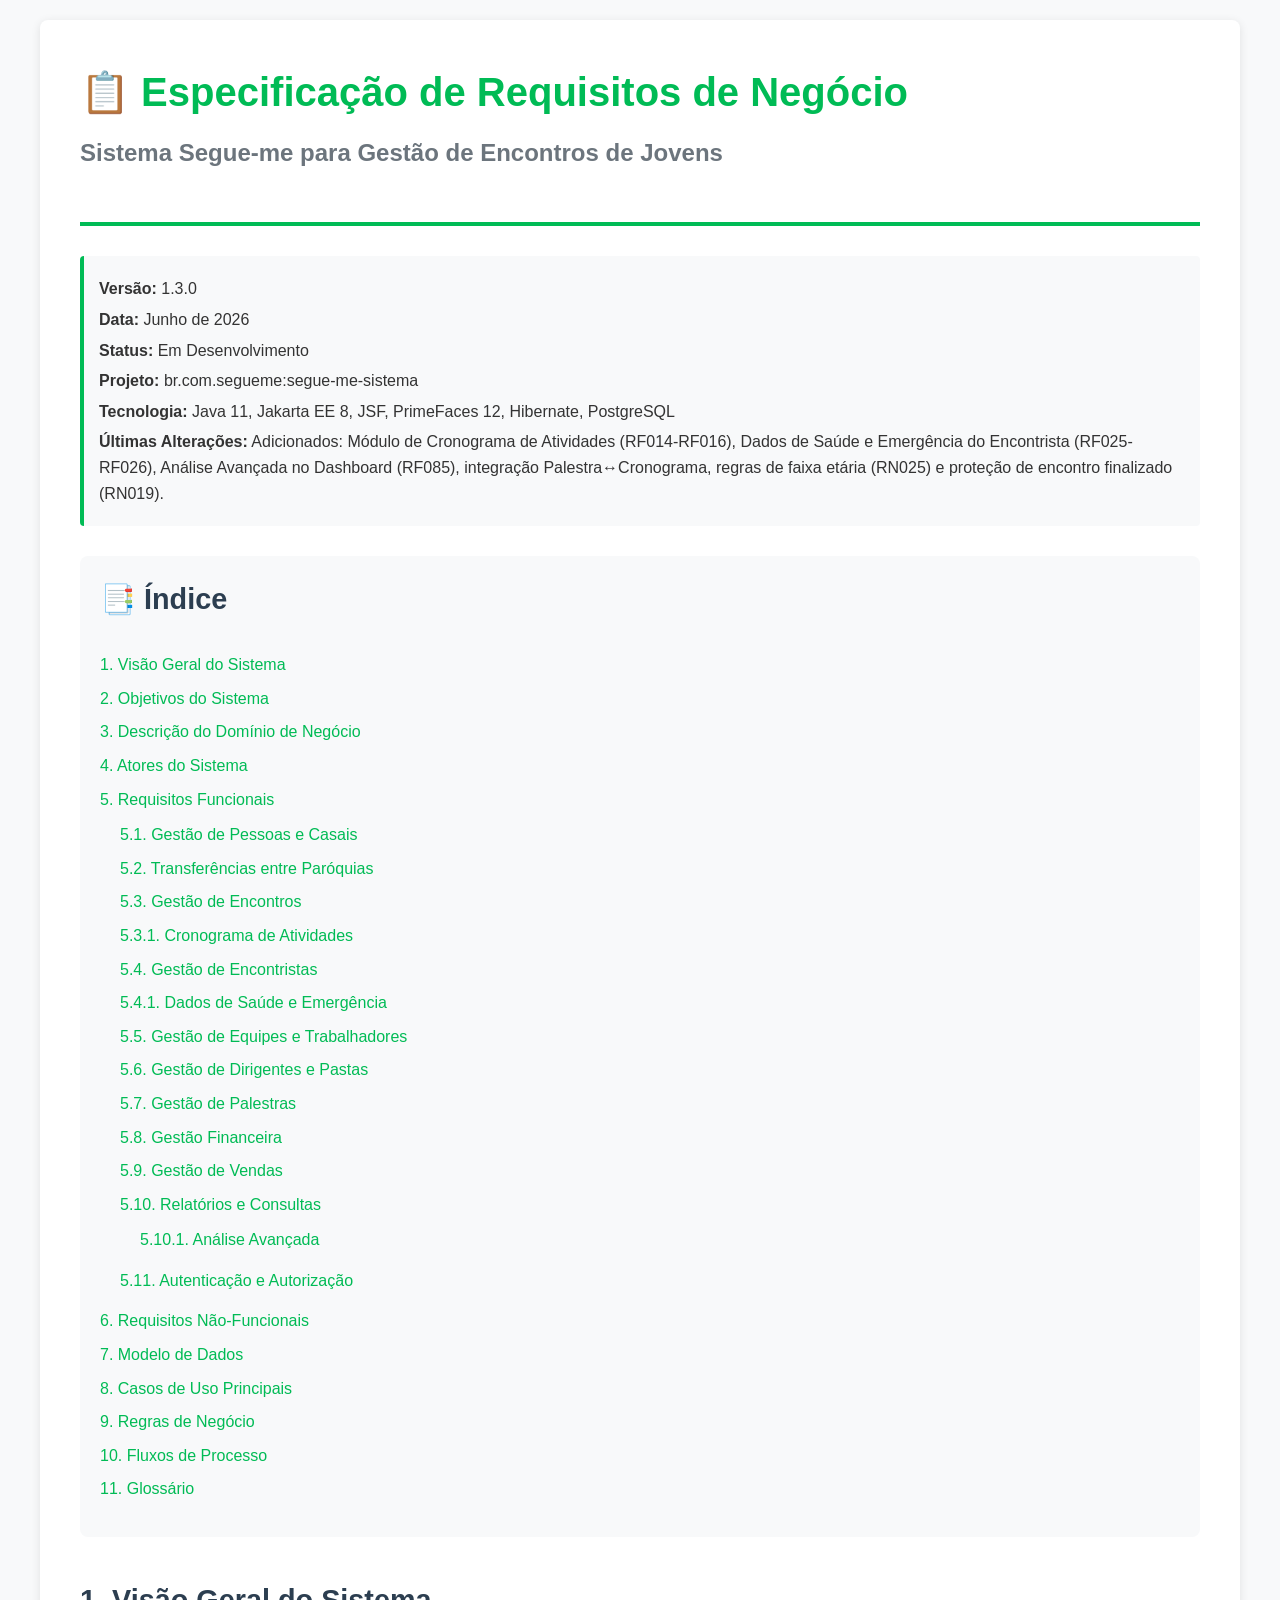
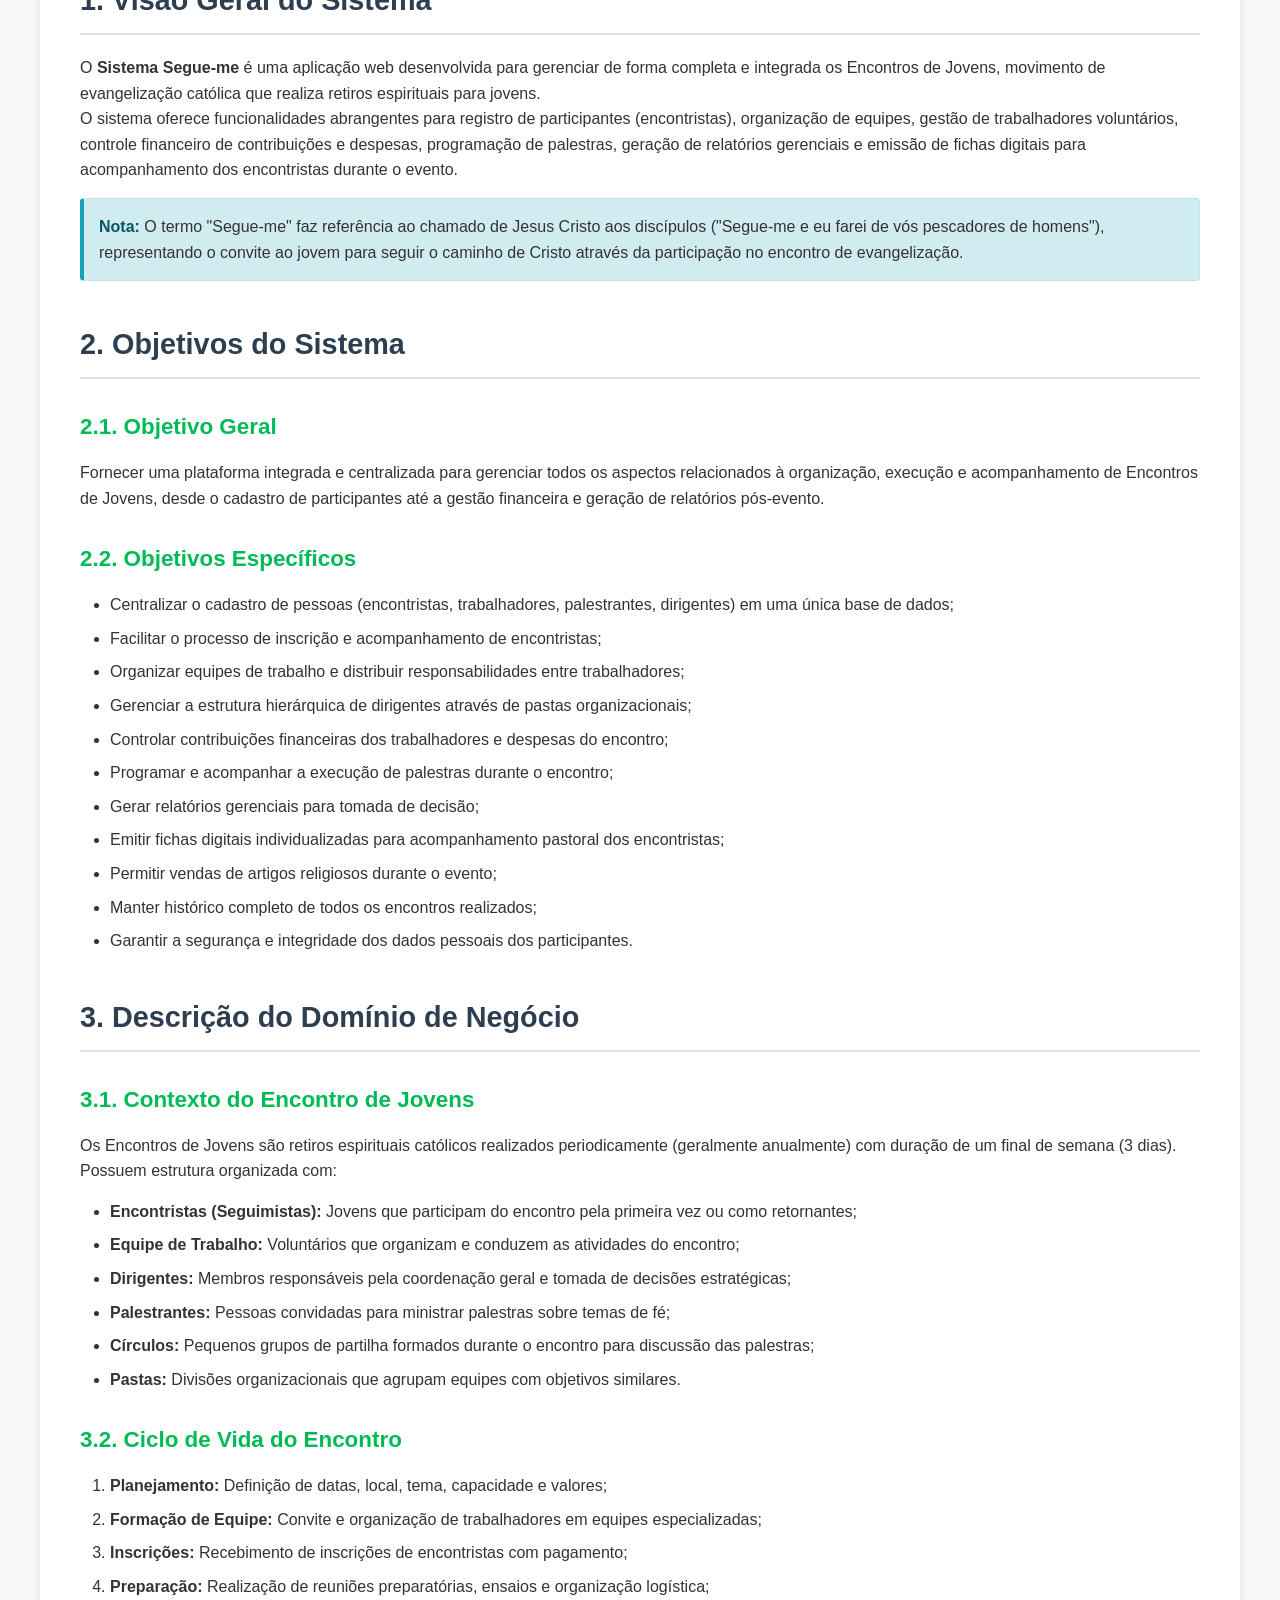
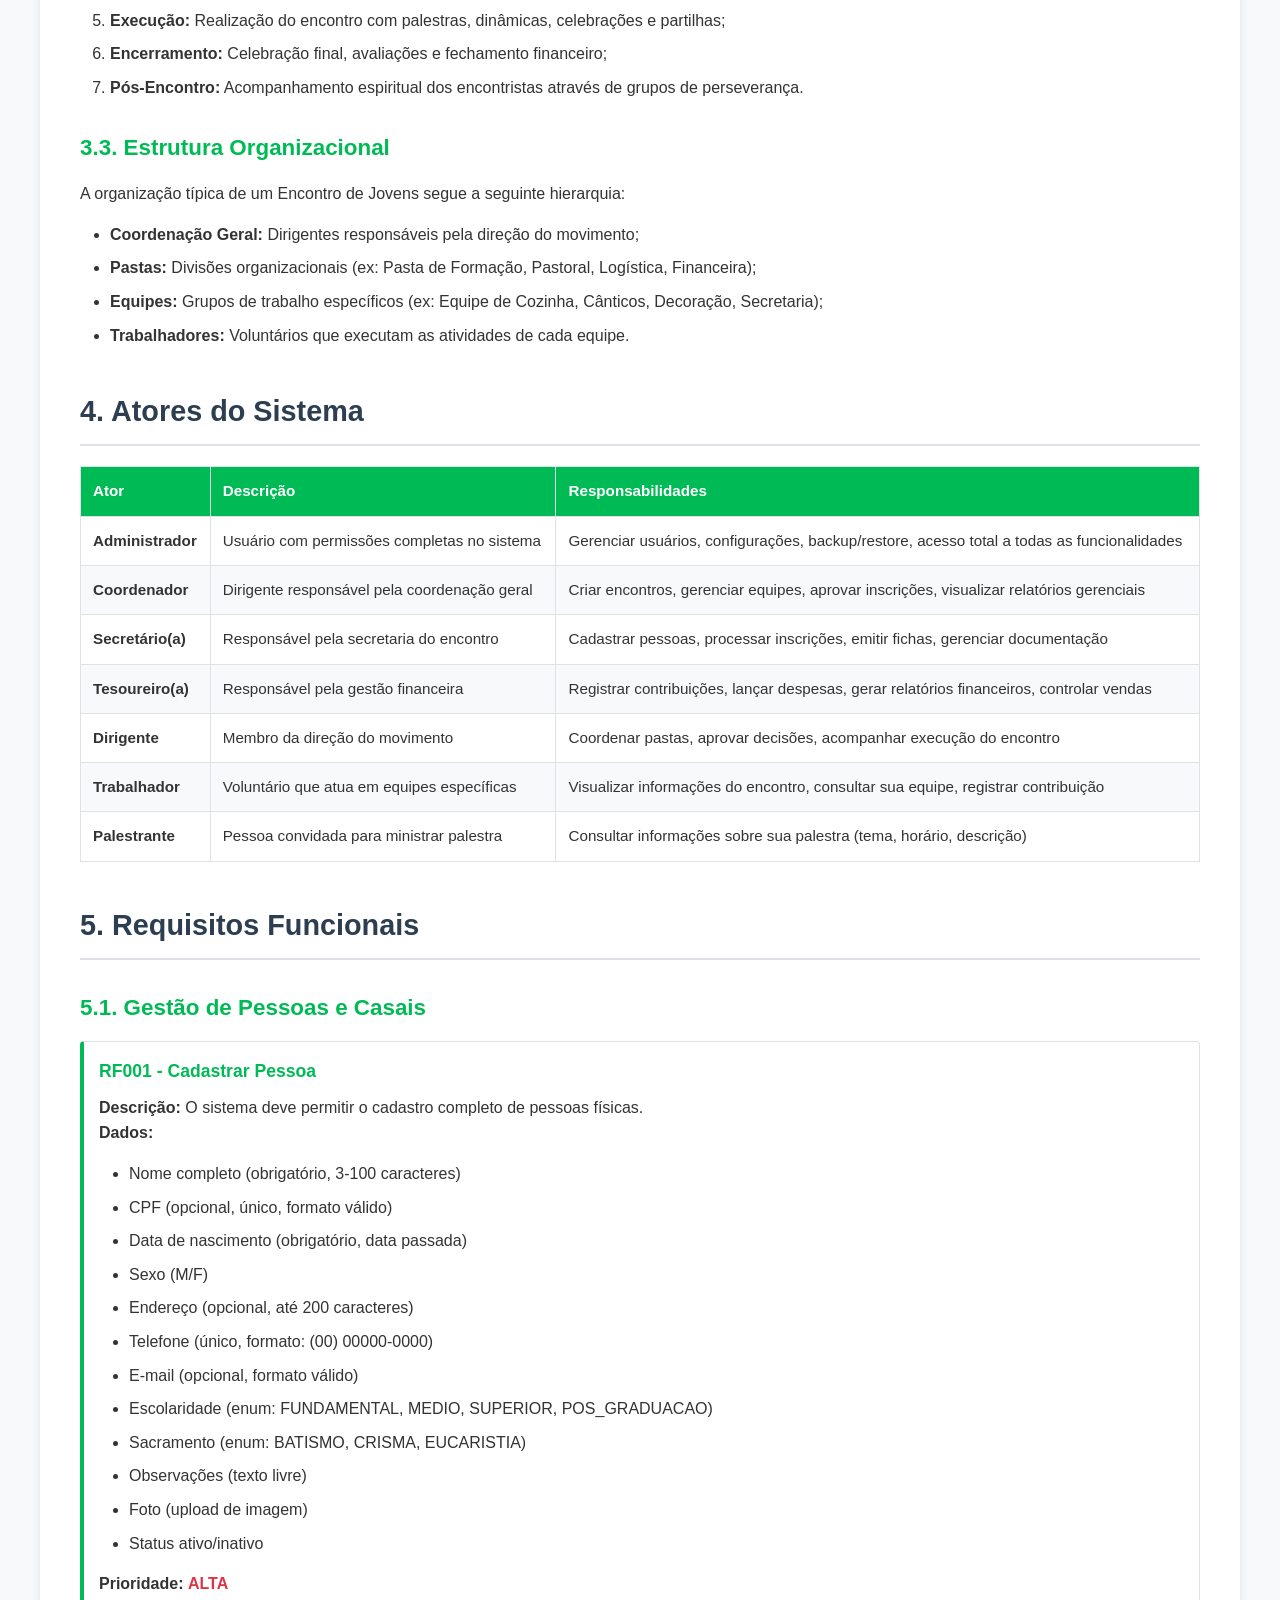
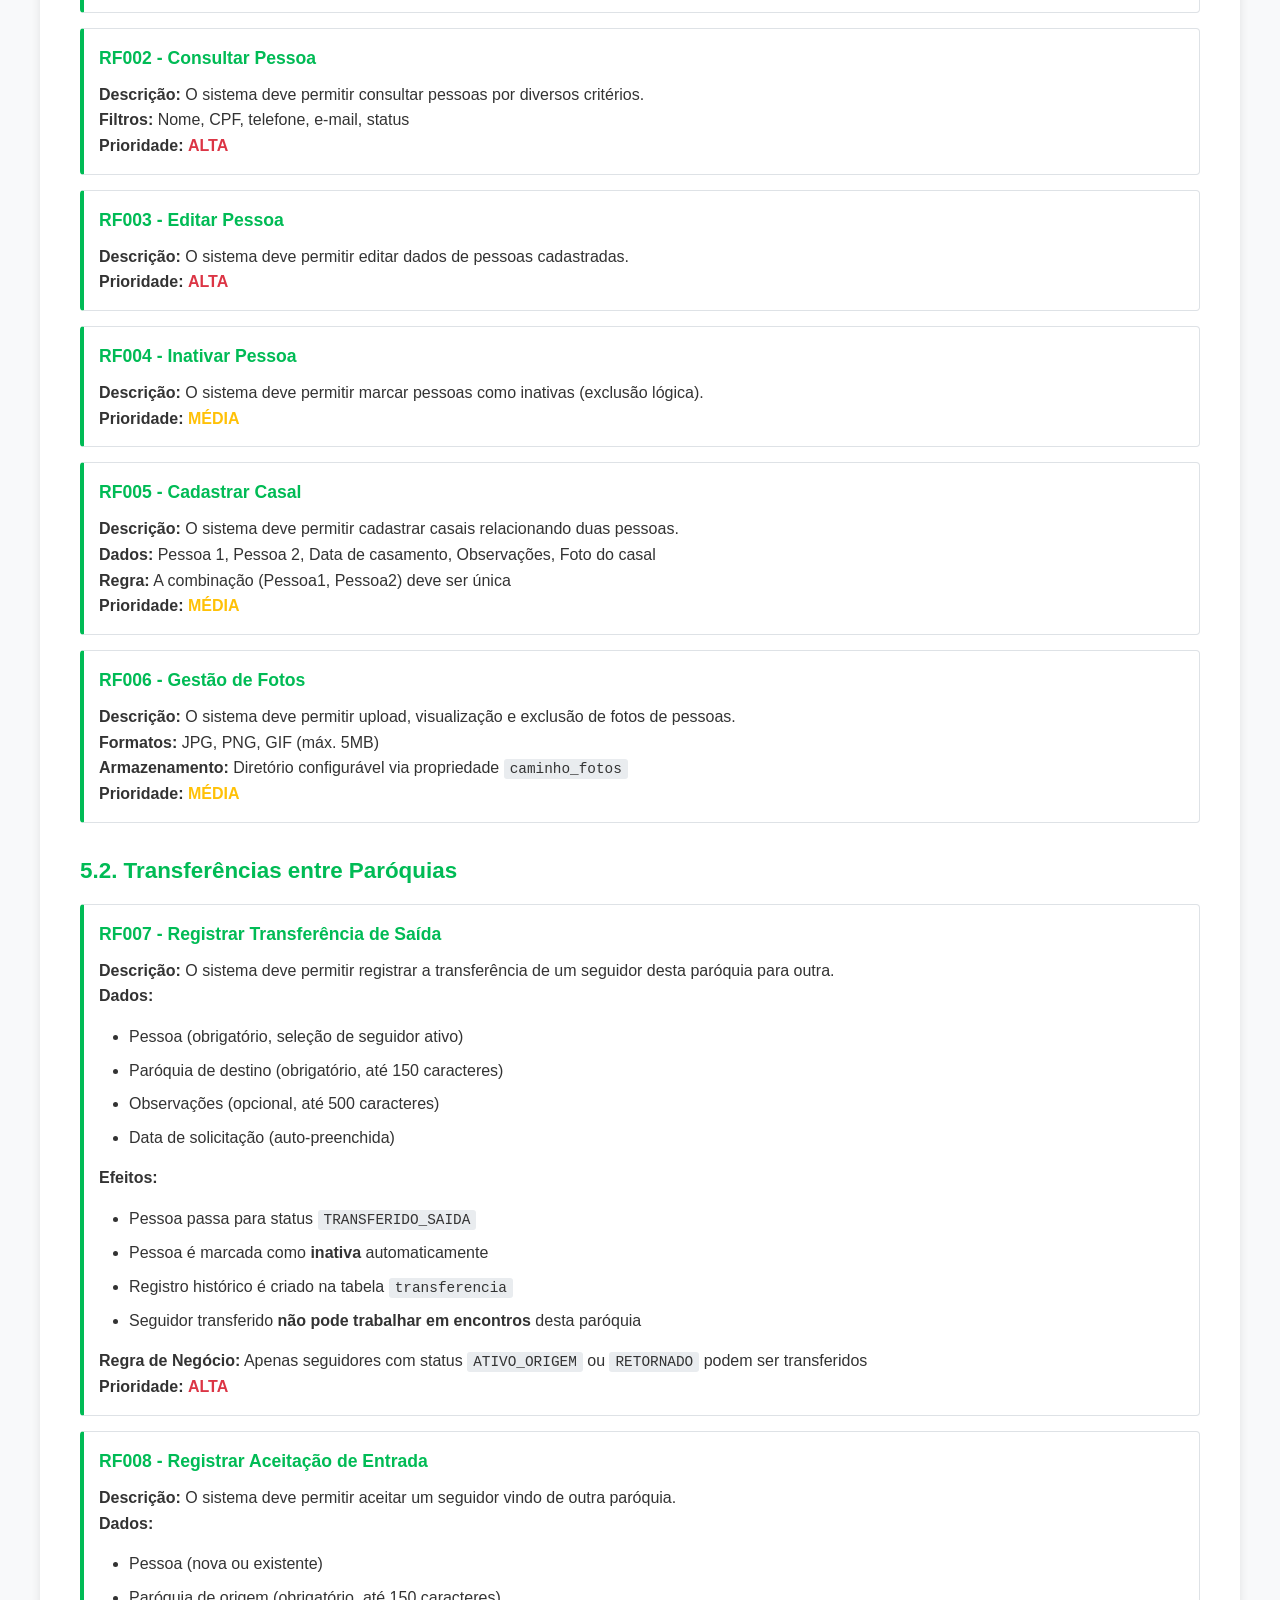
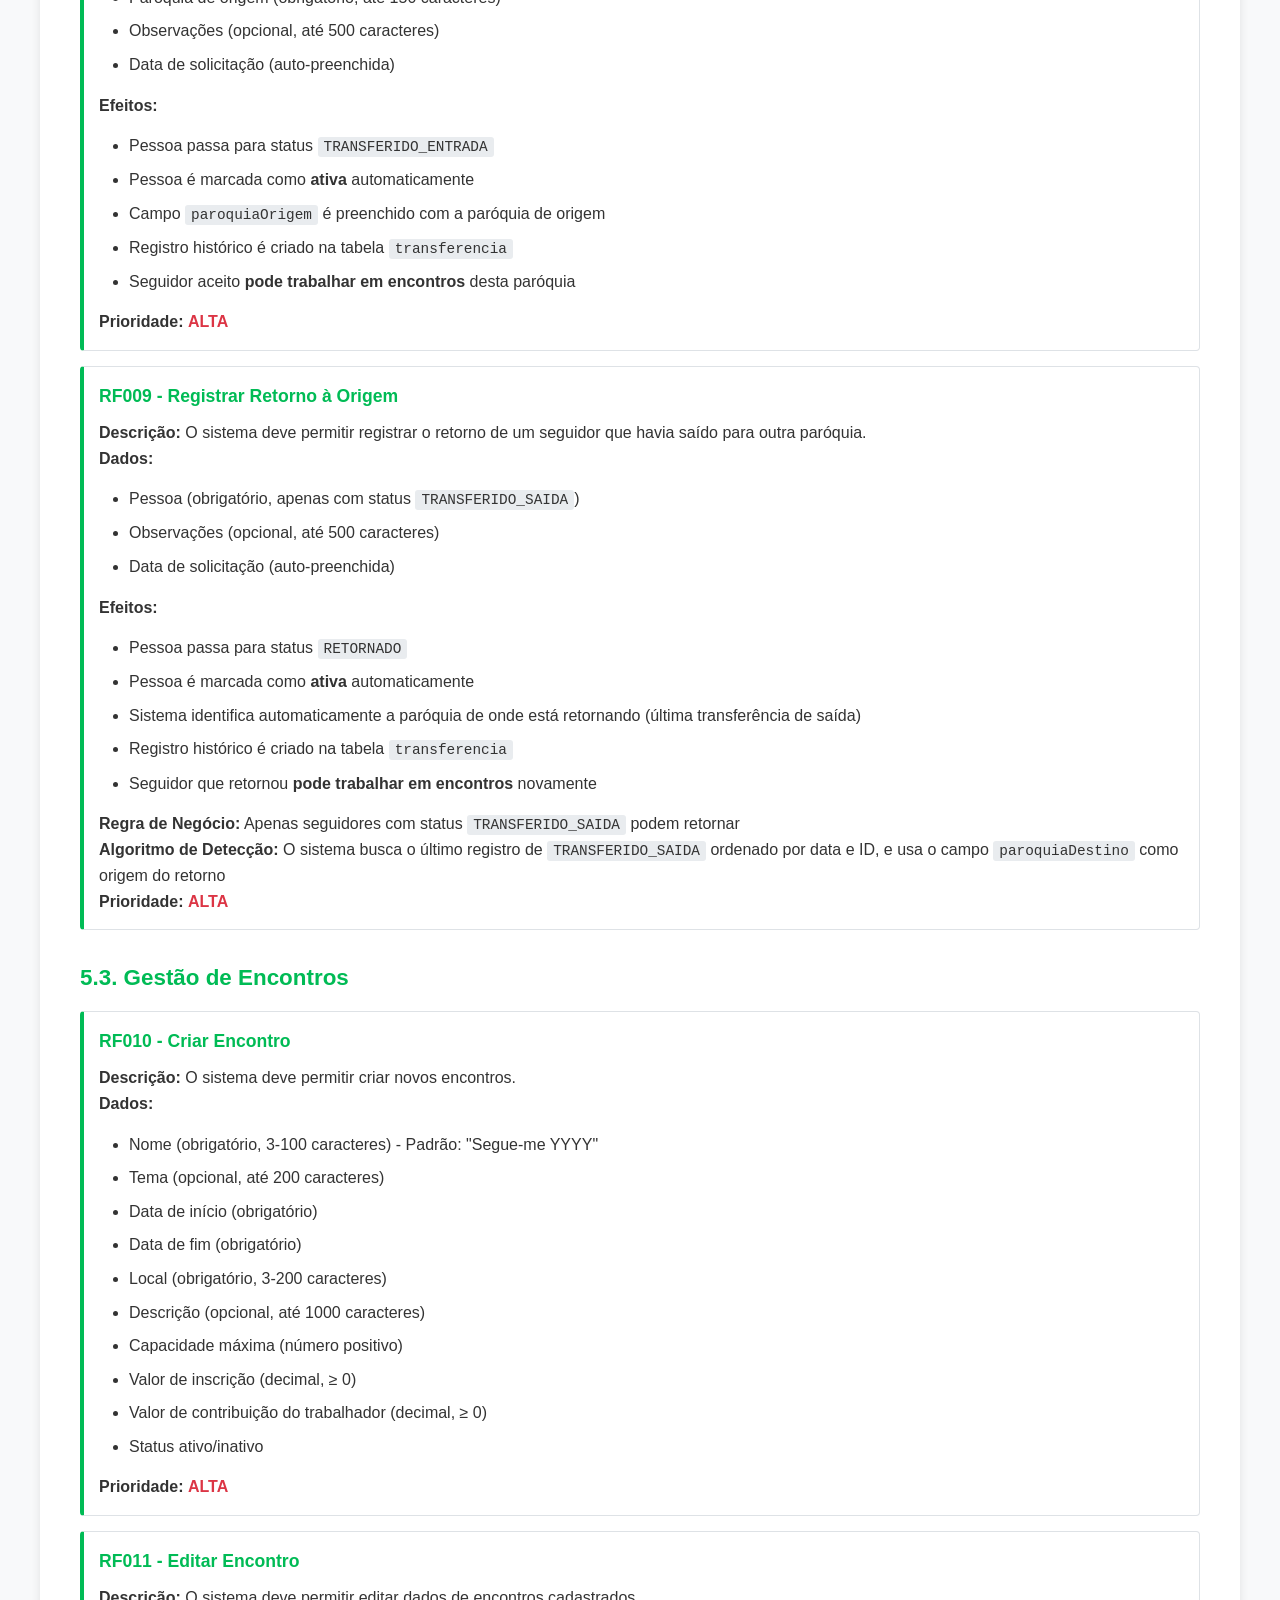
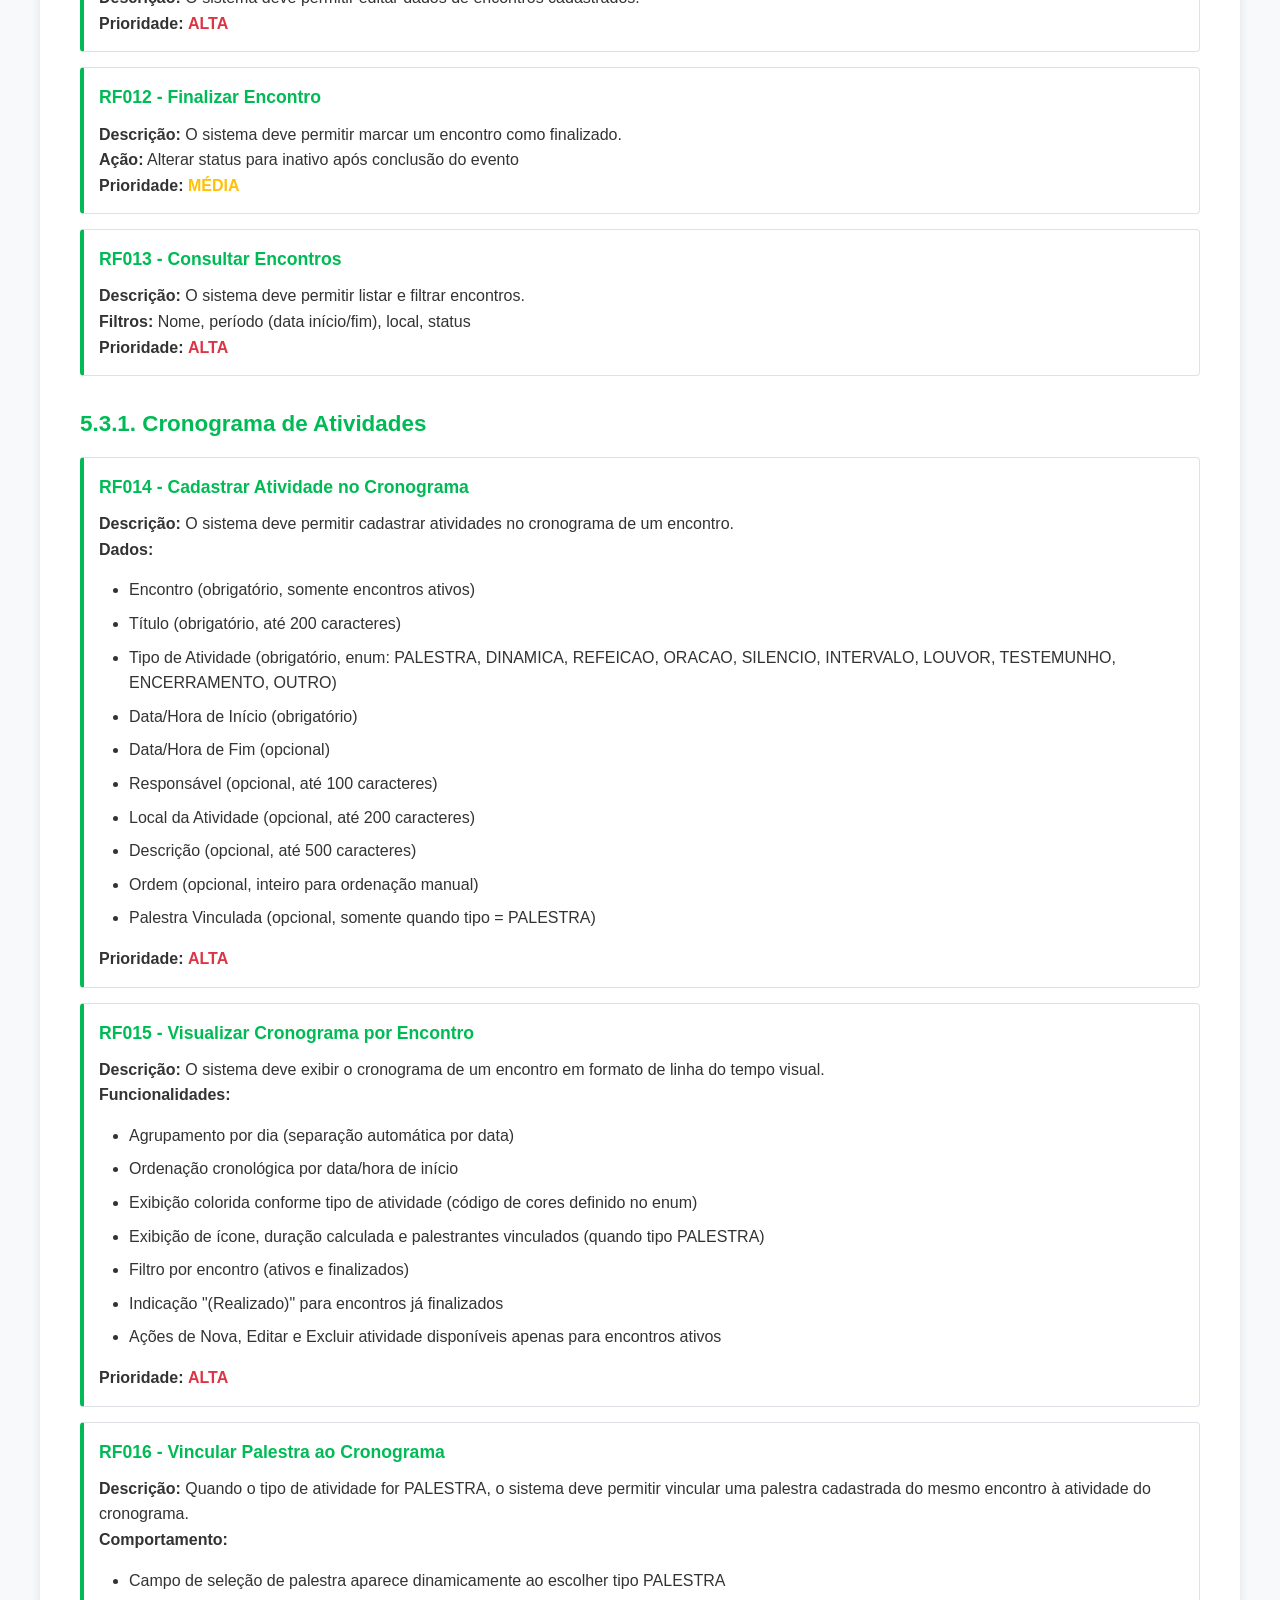
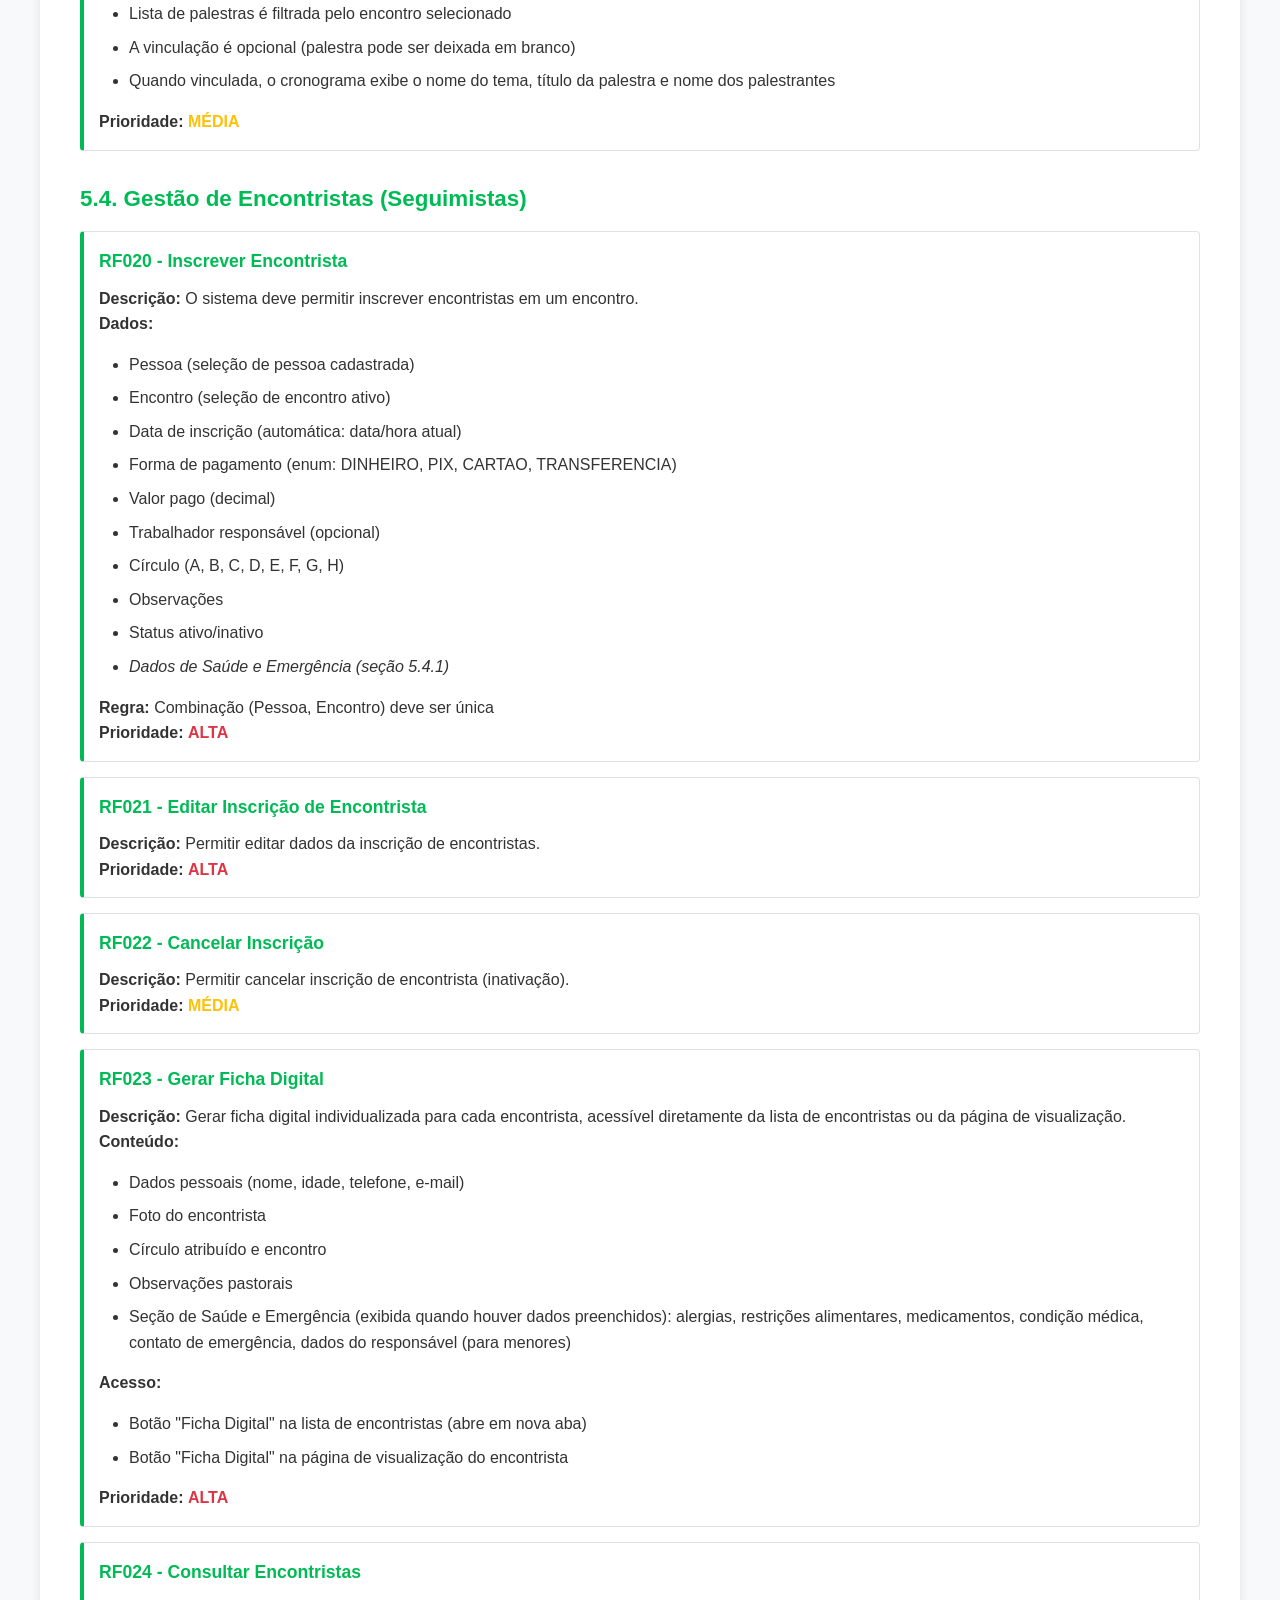
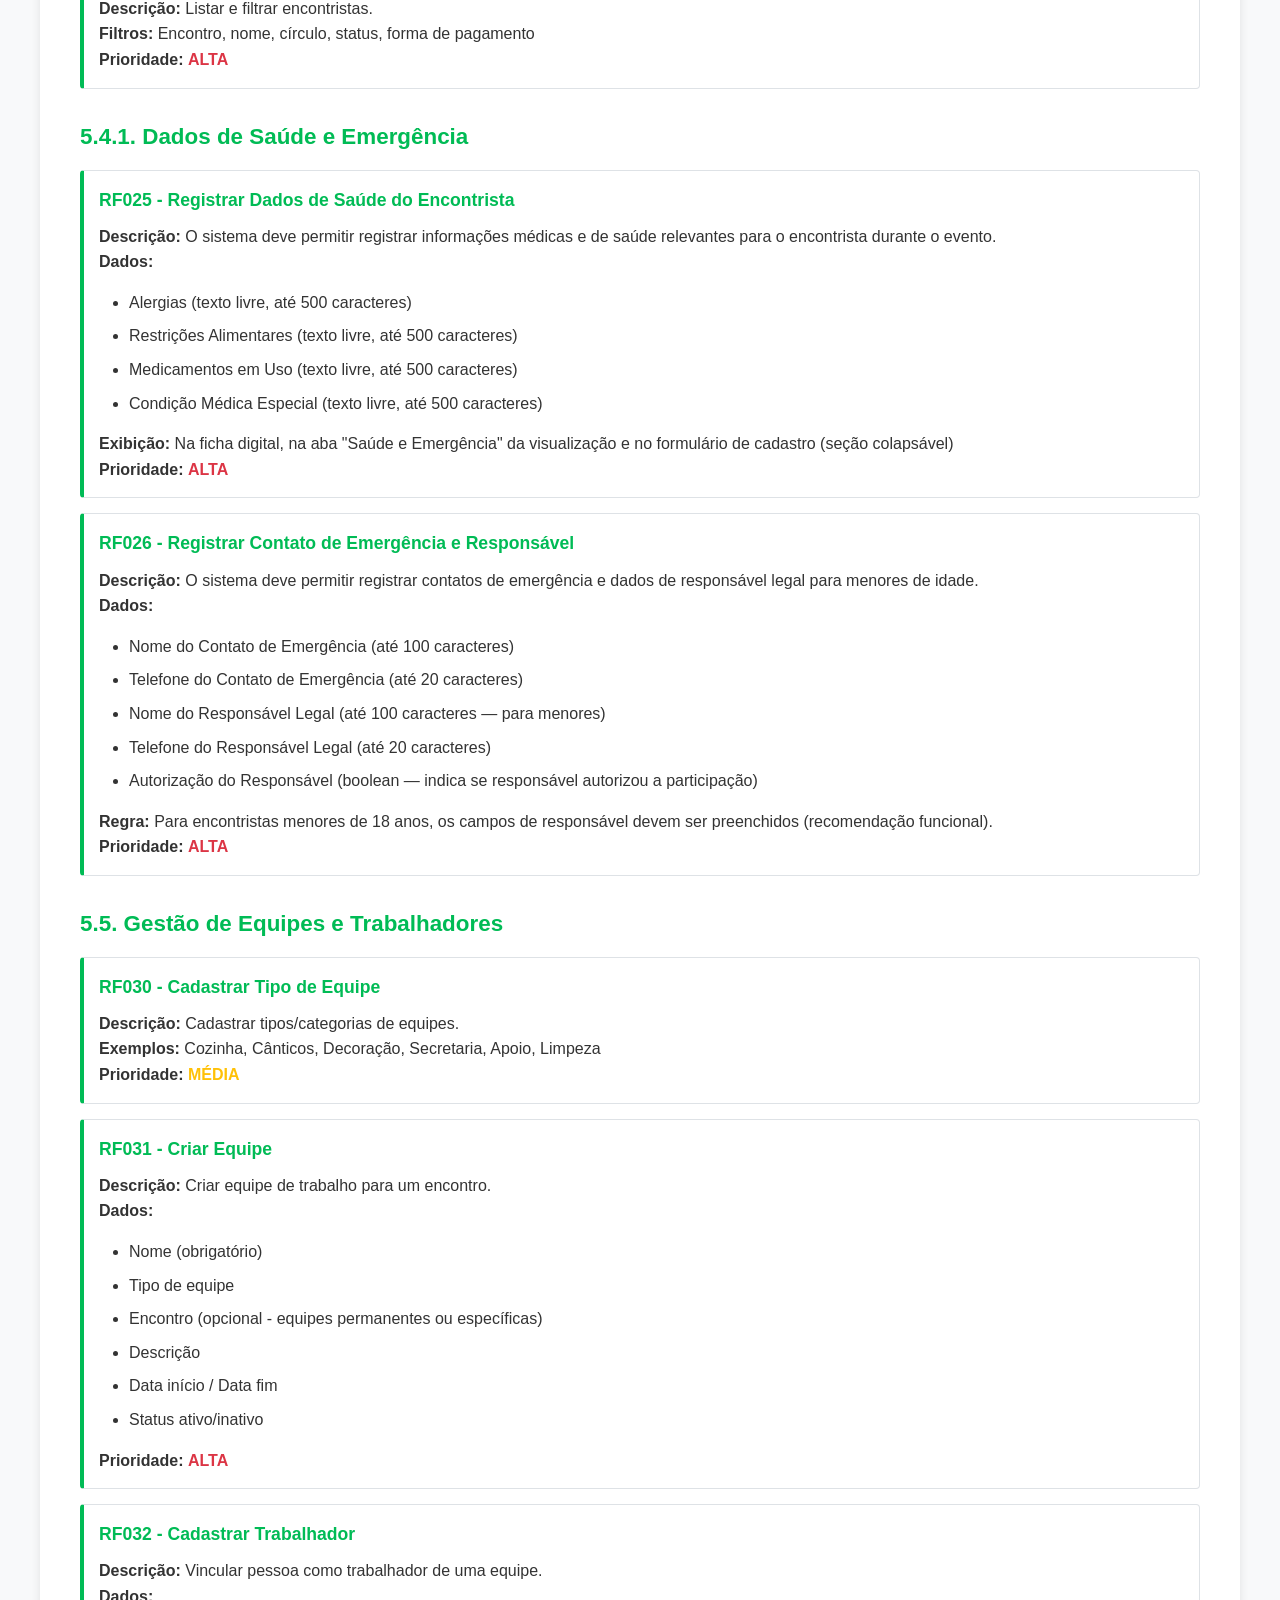
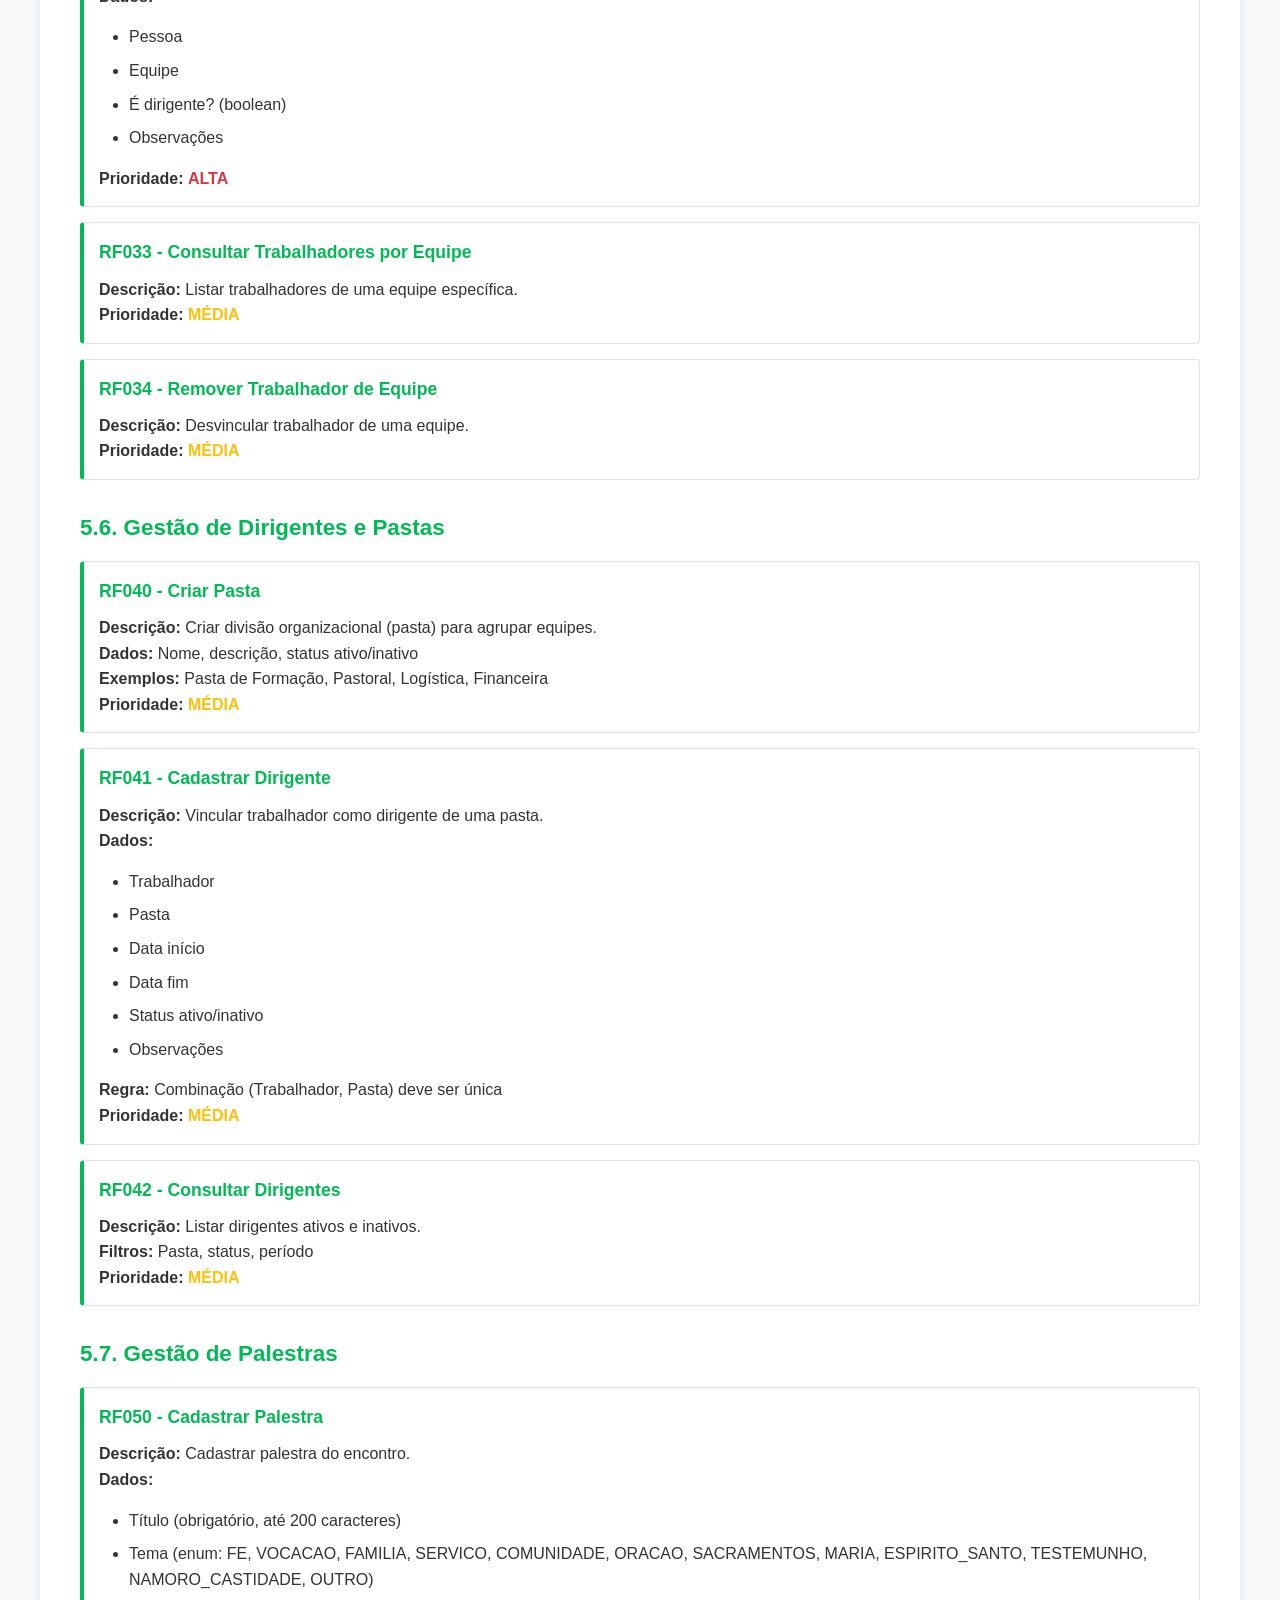
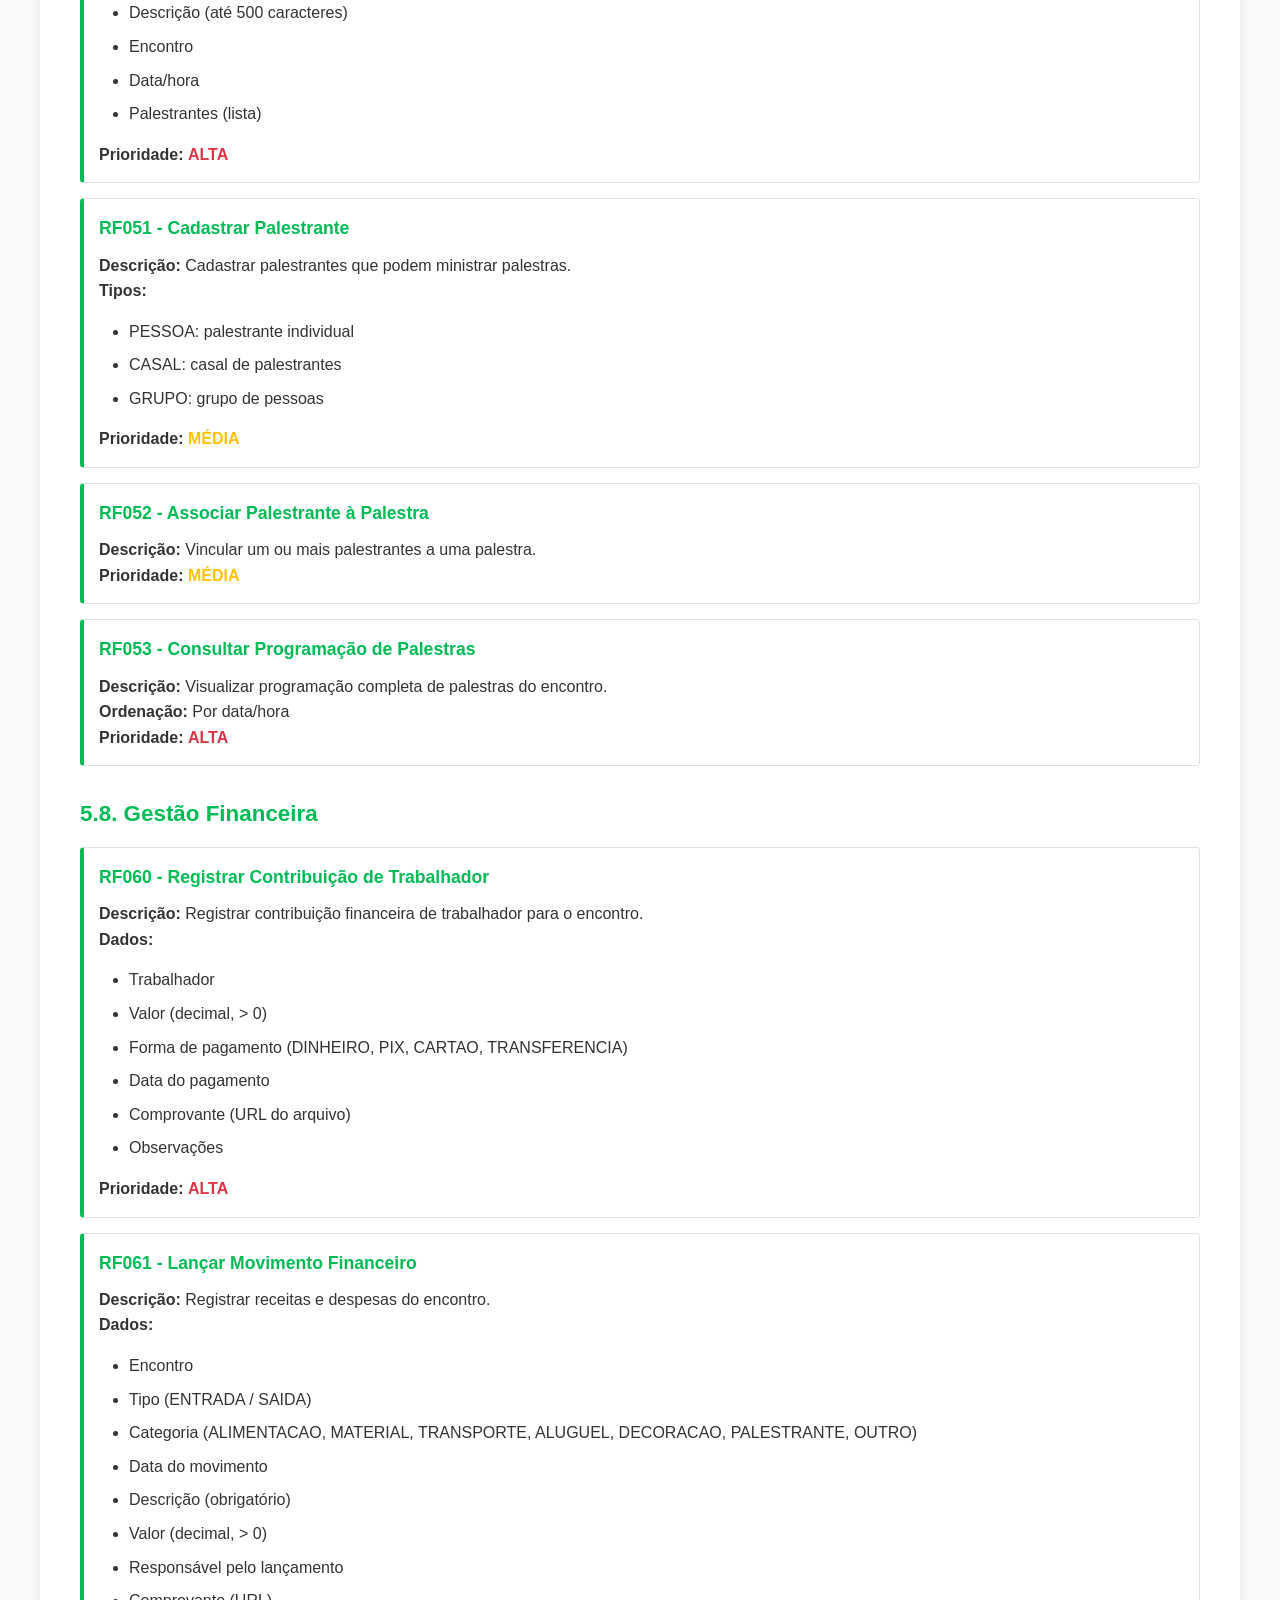
<file: docs/especificacao_requisitos.html>
<!DOCTYPE html>
<html lang="pt-BR">
<head>
    <meta charset="UTF-8">
    <meta name="viewport" content="width=device-width, initial-scale=1.0">
    <title>Especificação de Requisitos - Sistema Segue-me</title>
    <style>
        :root {
            --primary-color: #0b5;
            --secondary-color: #2c3e50;
            --background-color: #f8f9fa;
            --text-color: #333;
            --border-color: #dee2e6;
            --highlight-color: #fff3cd;
        }

        * {
            margin: 0;
            padding: 0;
            box-sizing: border-box;
        }

        body {
            font-family: 'Segoe UI', Tahoma, Geneva, Verdana, sans-serif;
            line-height: 1.6;
            color: var(--text-color);
            background-color: var(--background-color);
            padding: 20px;
        }

        .container {
            max-width: 1200px;
            margin: 0 auto;
            background: white;
            padding: 40px;
            box-shadow: 0 2px 10px rgba(0,0,0,0.1);
            border-radius: 8px;
        }

        header {
            border-bottom: 4px solid var(--primary-color);
            padding-bottom: 20px;
            margin-bottom: 30px;
        }

        h1 {
            color: var(--primary-color);
            font-size: 2.5em;
            margin-bottom: 10px;
        }

        .document-info {
            background: var(--background-color);
            padding: 15px;
            border-left: 4px solid var(--primary-color);
            margin: 20px 0;
            border-radius: 4px;
        }

        .document-info p {
            margin: 5px 0;
        }

        h2 {
            color: var(--secondary-color);
            font-size: 1.8em;
            margin-top: 40px;
            margin-bottom: 20px;
            padding-bottom: 10px;
            border-bottom: 2px solid var(--border-color);
        }

        h3 {
            color: var(--primary-color);
            font-size: 1.4em;
            margin-top: 30px;
            margin-bottom: 15px;
        }

        h4 {
            color: var(--secondary-color);
            font-size: 1.1em;
            margin-top: 20px;
            margin-bottom: 10px;
        }

        .toc {
            background: var(--background-color);
            padding: 20px;
            border-radius: 8px;
            margin: 30px 0;
        }

        .toc h2 {
            margin-top: 0;
            border: none;
        }

        .toc ul {
            list-style: none;
            padding-left: 0;
        }

        .toc ul ul {
            padding-left: 20px;
            margin-top: 10px;
        }

        .toc li {
            margin: 8px 0;
        }

        .toc a {
            color: var(--primary-color);
            text-decoration: none;
            transition: all 0.3s;
        }

        .toc a:hover {
            text-decoration: underline;
            color: var(--secondary-color);
        }

        ul, ol {
            margin: 15px 0;
            padding-left: 30px;
        }

        li {
            margin: 8px 0;
        }

        table {
            width: 100%;
            border-collapse: collapse;
            margin: 20px 0;
            font-size: 0.95em;
        }

        th, td {
            padding: 12px;
            text-align: left;
            border: 1px solid var(--border-color);
        }

        th {
            background-color: var(--primary-color);
            color: white;
            font-weight: 600;
        }

        tr:nth-child(even) {
            background-color: #f8f9fa;
        }

        tr:hover {
            background-color: #e9ecef;
        }

        .requirement {
            background: white;
            border: 1px solid var(--border-color);
            border-left: 4px solid var(--primary-color);
            padding: 15px;
            margin: 15px 0;
            border-radius: 4px;
        }

        .requirement h4 {
            margin-top: 0;
            color: var(--primary-color);
        }

        .use-case {
            background: #f8f9fa;
            border: 1px solid var(--border-color);
            padding: 20px;
            margin: 20px 0;
            border-radius: 8px;
        }

        .use-case h4 {
            margin-top: 0;
            color: var(--secondary-color);
            border-bottom: 2px solid var(--primary-color);
            padding-bottom: 8px;
        }

        .business-rule {
            background: var(--highlight-color);
            border: 1px solid #ffc107;
            padding: 15px;
            margin: 15px 0;
            border-radius: 4px;
            border-left: 4px solid #ffc107;
        }

        .business-rule strong {
            color: #856404;
        }

        code {
            background: #e9ecef;
            padding: 2px 6px;
            border-radius: 3px;
            font-family: 'Courier New', monospace;
            font-size: 0.9em;
        }

        .entity-diagram {
            background: white;
            border: 2px solid var(--border-color);
            padding: 20px;
            margin: 20px 0;
            border-radius: 8px;
        }

        .note {
            background: #d1ecf1;
            border: 1px solid #bee5eb;
            border-left: 4px solid #17a2b8;
            padding: 15px;
            margin: 15px 0;
            border-radius: 4px;
        }

        .note strong {
            color: #0c5460;
        }

        .priority-high {
            color: #dc3545;
            font-weight: bold;
        }

        .priority-medium {
            color: #ffc107;
            font-weight: bold;
        }

        .priority-low {
            color: #28a745;
            font-weight: bold;
        }

        footer {
            margin-top: 50px;
            padding-top: 20px;
            border-top: 2px solid var(--border-color);
            text-align: center;
            color: #6c757d;
        }

        @media print {
            body {
                background: white;
                padding: 0;
            }

            .container {
                box-shadow: none;
                padding: 20px;
            }

            .toc a {
                color: black;
            }
        }
    </style>
</head>
<body>
    <div class="container">
        <header>
            <h1>📋 Especificação de Requisitos de Negócio</h1>
            <h2 style="color: #6c757d; font-size: 1.5em; margin-top: 10px; border: none;">Sistema Segue-me para Gestão de Encontros de Jovens</h2>
        </header>

        <div class="document-info">
            <p><strong>Versão:</strong> 1.3.0</p>
            <p><strong>Data:</strong> Junho de 2026</p>
            <p><strong>Status:</strong> Em Desenvolvimento</p>
            <p><strong>Projeto:</strong> br.com.segueme:segue-me-sistema</p>
            <p><strong>Tecnologia:</strong> Java 11, Jakarta EE 8, JSF, PrimeFaces 12, Hibernate, PostgreSQL</p>
            <p><strong>Últimas Alterações:</strong> Adicionados: Módulo de Cronograma de Atividades (RF014-RF016), Dados de Saúde e Emergência do Encontrista (RF025-RF026), Análise Avançada no Dashboard (RF085), integração Palestra↔Cronograma, regras de faixa etária (RN025) e proteção de encontro finalizado (RN019).</p>
        </div>

        <div class="toc">
            <h2>📑 Índice</h2>
            <ul>
                <li><a href="#visao-geral">1. Visão Geral do Sistema</a></li>
                <li><a href="#objetivos">2. Objetivos do Sistema</a></li>
                <li><a href="#dominio">3. Descrição do Domínio de Negócio</a></li>
                <li><a href="#atores">4. Atores do Sistema</a></li>
                <li><a href="#requisitos-funcionais">5. Requisitos Funcionais</a>
                    <ul>
                        <li><a href="#rf-gestao-pessoas">5.1. Gestão de Pessoas e Casais</a></li>
                        <li><a href="#rf-transferencias">5.2. Transferências entre Paróquias</a></li>
                        <li><a href="#rf-gestao-encontros">5.3. Gestão de Encontros</a></li>
                        <li><a href="#rf-cronograma">5.3.1. Cronograma de Atividades</a></li>
                        <li><a href="#rf-gestao-encontristas">5.4. Gestão de Encontristas</a></li>
                        <li><a href="#rf-saude-emergencia">5.4.1. Dados de Saúde e Emergência</a></li>
                        <li><a href="#rf-gestao-equipes">5.5. Gestão de Equipes e Trabalhadores</a></li>
                        <li><a href="#rf-gestao-dirigentes">5.6. Gestão de Dirigentes e Pastas</a></li>
                        <li><a href="#rf-gestao-palestras">5.7. Gestão de Palestras</a></li>
                        <li><a href="#rf-gestao-financeiro">5.8. Gestão Financeira</a></li>
                        <li><a href="#rf-gestao-vendas">5.9. Gestão de Vendas</a></li>
                        <li><a href="#rf-relatorios">5.10. Relatórios e Consultas</a>
                            <ul>
                                <li><a href="#rf-analise-avancada">5.10.1. Análise Avançada</a></li>
                            </ul>
                        </li>
                        <li><a href="#rf-autenticacao">5.11. Autenticação e Autorização</a></li>
                    </ul>
                </li>
                <li><a href="#requisitos-nao-funcionais">6. Requisitos Não-Funcionais</a></li>
                <li><a href="#modelo-dados">7. Modelo de Dados</a></li>
                <li><a href="#casos-uso">8. Casos de Uso Principais</a></li>
                <li><a href="#regras-negocio">9. Regras de Negócio</a></li>
                <li><a href="#fluxos-processo">10. Fluxos de Processo</a></li>
                <li><a href="#glossario">11. Glossário</a></li>
            </ul>
        </div>

        <section id="visao-geral">
            <h2>1. Visão Geral do Sistema</h2>
            <p>
                O <strong>Sistema Segue-me</strong> é uma aplicação web desenvolvida para gerenciar de forma completa e integrada 
                os Encontros de Jovens, movimento de evangelização católica que realiza retiros espirituais para jovens.
            </p>
            <p>
                O sistema oferece funcionalidades abrangentes para registro de participantes (encontristas), organização de equipes, 
                gestão de trabalhadores voluntários, controle financeiro de contribuições e despesas, programação de palestras, 
                geração de relatórios gerenciais e emissão de fichas digitais para acompanhamento dos encontristas durante o evento.
            </p>

            <div class="note">
                <strong>Nota:</strong> O termo "Segue-me" faz referência ao chamado de Jesus Cristo aos discípulos ("Segue-me e 
                eu farei de vós pescadores de homens"), representando o convite ao jovem para seguir o caminho de Cristo através 
                da participação no encontro de evangelização.
            </div>
        </section>

        <section id="objetivos">
            <h2>2. Objetivos do Sistema</h2>
            
            <h3>2.1. Objetivo Geral</h3>
            <p>
                Fornecer uma plataforma integrada e centralizada para gerenciar todos os aspectos relacionados à organização, 
                execução e acompanhamento de Encontros de Jovens, desde o cadastro de participantes até a gestão financeira 
                e geração de relatórios pós-evento.
            </p>

            <h3>2.2. Objetivos Específicos</h3>
            <ul>
                <li>Centralizar o cadastro de pessoas (encontristas, trabalhadores, palestrantes, dirigentes) em uma única base de dados;</li>
                <li>Facilitar o processo de inscrição e acompanhamento de encontristas;</li>
                <li>Organizar equipes de trabalho e distribuir responsabilidades entre trabalhadores;</li>
                <li>Gerenciar a estrutura hierárquica de dirigentes através de pastas organizacionais;</li>
                <li>Controlar contribuições financeiras dos trabalhadores e despesas do encontro;</li>
                <li>Programar e acompanhar a execução de palestras durante o encontro;</li>
                <li>Gerar relatórios gerenciais para tomada de decisão;</li>
                <li>Emitir fichas digitais individualizadas para acompanhamento pastoral dos encontristas;</li>
                <li>Permitir vendas de artigos religiosos durante o evento;</li>
                <li>Manter histórico completo de todos os encontros realizados;</li>
                <li>Garantir a segurança e integridade dos dados pessoais dos participantes.</li>
            </ul>
        </section>

        <section id="dominio">
            <h2>3. Descrição do Domínio de Negócio</h2>

            <h3>3.1. Contexto do Encontro de Jovens</h3>
            <p>
                Os Encontros de Jovens são retiros espirituais católicos realizados periodicamente (geralmente anualmente) 
                com duração de um final de semana (3 dias). Possuem estrutura organizada com:
            </p>
            <ul>
                <li><strong>Encontristas (Seguimistas):</strong> Jovens que participam do encontro pela primeira vez ou como retornantes;</li>
                <li><strong>Equipe de Trabalho:</strong> Voluntários que organizam e conduzem as atividades do encontro;</li>
                <li><strong>Dirigentes:</strong> Membros responsáveis pela coordenação geral e tomada de decisões estratégicas;</li>
                <li><strong>Palestrantes:</strong> Pessoas convidadas para ministrar palestras sobre temas de fé;</li>
                <li><strong>Círculos:</strong> Pequenos grupos de partilha formados durante o encontro para discussão das palestras;</li>
                <li><strong>Pastas:</strong> Divisões organizacionais que agrupam equipes com objetivos similares.</li>
            </ul>

            <h3>3.2. Ciclo de Vida do Encontro</h3>
            <ol>
                <li><strong>Planejamento:</strong> Definição de datas, local, tema, capacidade e valores;</li>
                <li><strong>Formação de Equipe:</strong> Convite e organização de trabalhadores em equipes especializadas;</li>
                <li><strong>Inscrições:</strong> Recebimento de inscrições de encontristas com pagamento;</li>
                <li><strong>Preparação:</strong> Realização de reuniões preparatórias, ensaios e organização logística;</li>
                <li><strong>Execução:</strong> Realização do encontro com palestras, dinâmicas, celebrações e partilhas;</li>
                <li><strong>Encerramento:</strong> Celebração final, avaliações e fechamento financeiro;</li>
                <li><strong>Pós-Encontro:</strong> Acompanhamento espiritual dos encontristas através de grupos de perseverança.</li>
            </ol>

            <h3>3.3. Estrutura Organizacional</h3>
            <p>A organização típica de um Encontro de Jovens segue a seguinte hierarquia:</p>
            <ul>
                <li><strong>Coordenação Geral:</strong> Dirigentes responsáveis pela direção do movimento;</li>
                <li><strong>Pastas:</strong> Divisões organizacionais (ex: Pasta de Formação, Pastoral, Logística, Financeira);</li>
                <li><strong>Equipes:</strong> Grupos de trabalho específicos (ex: Equipe de Cozinha, Cânticos, Decoração, Secretaria);</li>
                <li><strong>Trabalhadores:</strong> Voluntários que executam as atividades de cada equipe.</li>
            </ul>
        </section>

        <section id="atores">
            <h2>4. Atores do Sistema</h2>

            <table>
                <thead>
                    <tr>
                        <th>Ator</th>
                        <th>Descrição</th>
                        <th>Responsabilidades</th>
                    </tr>
                </thead>
                <tbody>
                    <tr>
                        <td><strong>Administrador</strong></td>
                        <td>Usuário com permissões completas no sistema</td>
                        <td>Gerenciar usuários, configurações, backup/restore, acesso total a todas as funcionalidades</td>
                    </tr>
                    <tr>
                        <td><strong>Coordenador</strong></td>
                        <td>Dirigente responsável pela coordenação geral</td>
                        <td>Criar encontros, gerenciar equipes, aprovar inscrições, visualizar relatórios gerenciais</td>
                    </tr>
                    <tr>
                        <td><strong>Secretário(a)</strong></td>
                        <td>Responsável pela secretaria do encontro</td>
                        <td>Cadastrar pessoas, processar inscrições, emitir fichas, gerenciar documentação</td>
                    </tr>
                    <tr>
                        <td><strong>Tesoureiro(a)</strong></td>
                        <td>Responsável pela gestão financeira</td>
                        <td>Registrar contribuições, lançar despesas, gerar relatórios financeiros, controlar vendas</td>
                    </tr>
                    <tr>
                        <td><strong>Dirigente</strong></td>
                        <td>Membro da direção do movimento</td>
                        <td>Coordenar pastas, aprovar decisões, acompanhar execução do encontro</td>
                    </tr>
                    <tr>
                        <td><strong>Trabalhador</strong></td>
                        <td>Voluntário que atua em equipes específicas</td>
                        <td>Visualizar informações do encontro, consultar sua equipe, registrar contribuição</td>
                    </tr>
                    <tr>
                        <td><strong>Palestrante</strong></td>
                        <td>Pessoa convidada para ministrar palestra</td>
                        <td>Consultar informações sobre sua palestra (tema, horário, descrição)</td>
                    </tr>
                </tbody>
            </table>
        </section>

        <section id="requisitos-funcionais">
            <h2>5. Requisitos Funcionais</h2>

            <section id="rf-gestao-pessoas">
                <h3>5.1. Gestão de Pessoas e Casais</h3>

                <div class="requirement">
                    <h4>RF001 - Cadastrar Pessoa</h4>
                    <p><strong>Descrição:</strong> O sistema deve permitir o cadastro completo de pessoas físicas.</p>
                    <p><strong>Dados:</strong></p>
                    <ul>
                        <li>Nome completo (obrigatório, 3-100 caracteres)</li>
                        <li>CPF (opcional, único, formato válido)</li>
                        <li>Data de nascimento (obrigatório, data passada)</li>
                        <li>Sexo (M/F)</li>
                        <li>Endereço (opcional, até 200 caracteres)</li>
                        <li>Telefone (único, formato: (00) 00000-0000)</li>
                        <li>E-mail (opcional, formato válido)</li>
                        <li>Escolaridade (enum: FUNDAMENTAL, MEDIO, SUPERIOR, POS_GRADUACAO)</li>
                        <li>Sacramento (enum: BATISMO, CRISMA, EUCARISTIA)</li>
                        <li>Observações (texto livre)</li>
                        <li>Foto (upload de imagem)</li>
                        <li>Status ativo/inativo</li>
                    </ul>
                    <p><strong>Prioridade:</strong> <span class="priority-high">ALTA</span></p>
                </div>

                <div class="requirement">
                    <h4>RF002 - Consultar Pessoa</h4>
                    <p><strong>Descrição:</strong> O sistema deve permitir consultar pessoas por diversos critérios.</p>
                    <p><strong>Filtros:</strong> Nome, CPF, telefone, e-mail, status</p>
                    <p><strong>Prioridade:</strong> <span class="priority-high">ALTA</span></p>
                </div>

                <div class="requirement">
                    <h4>RF003 - Editar Pessoa</h4>
                    <p><strong>Descrição:</strong> O sistema deve permitir editar dados de pessoas cadastradas.</p>
                    <p><strong>Prioridade:</strong> <span class="priority-high">ALTA</span></p>
                </div>

                <div class="requirement">
                    <h4>RF004 - Inativar Pessoa</h4>
                    <p><strong>Descrição:</strong> O sistema deve permitir marcar pessoas como inativas (exclusão lógica).</p>
                    <p><strong>Prioridade:</strong> <span class="priority-medium">MÉDIA</span></p>
                </div>

                <div class="requirement">
                    <h4>RF005 - Cadastrar Casal</h4>
                    <p><strong>Descrição:</strong> O sistema deve permitir cadastrar casais relacionando duas pessoas.</p>
                    <p><strong>Dados:</strong> Pessoa 1, Pessoa 2, Data de casamento, Observações, Foto do casal</p>
                    <p><strong>Regra:</strong> A combinação (Pessoa1, Pessoa2) deve ser única</p>
                    <p><strong>Prioridade:</strong> <span class="priority-medium">MÉDIA</span></p>
                </div>

                <div class="requirement">
                    <h4>RF006 - Gestão de Fotos</h4>
                    <p><strong>Descrição:</strong> O sistema deve permitir upload, visualização e exclusão de fotos de pessoas.</p>
                    <p><strong>Formatos:</strong> JPG, PNG, GIF (máx. 5MB)</p>
                    <p><strong>Armazenamento:</strong> Diretório configurável via propriedade <code>caminho_fotos</code></p>
                    <p><strong>Prioridade:</strong> <span class="priority-medium">MÉDIA</span></p>
                </div>
            </section>

            <section id="rf-transferencias">
                <h3>5.2. Transferências entre Paróquias</h3>

                <div class="requirement">
                    <h4>RF007 - Registrar Transferência de Saída</h4>
                    <p><strong>Descrição:</strong> O sistema deve permitir registrar a transferência de um seguidor desta paróquia para outra.</p>
                    <p><strong>Dados:</strong></p>
                    <ul>
                        <li>Pessoa (obrigatório, seleção de seguidor ativo)</li>
                        <li>Paróquia de destino (obrigatório, até 150 caracteres)</li>
                        <li>Observações (opcional, até 500 caracteres)</li>
                        <li>Data de solicitação (auto-preenchida)</li>
                    </ul>
                    <p><strong>Efeitos:</strong></p>
                    <ul>
                        <li>Pessoa passa para status <code>TRANSFERIDO_SAIDA</code></li>
                        <li>Pessoa é marcada como <strong>inativa</strong> automaticamente</li>
                        <li>Registro histórico é criado na tabela <code>transferencia</code></li>
                        <li>Seguidor transferido <strong>não pode trabalhar em encontros</strong> desta paróquia</li>
                    </ul>
                    <p><strong>Regra de Negócio:</strong> Apenas seguidores com status <code>ATIVO_ORIGEM</code> ou <code>RETORNADO</code> podem ser transferidos</p>
                    <p><strong>Prioridade:</strong> <span class="priority-high">ALTA</span></p>
                </div>

                <div class="requirement">
                    <h4>RF008 - Registrar Aceitação de Entrada</h4>
                    <p><strong>Descrição:</strong> O sistema deve permitir aceitar um seguidor vindo de outra paróquia.</p>
                    <p><strong>Dados:</strong></p>
                    <ul>
                        <li>Pessoa (nova ou existente)</li>
                        <li>Paróquia de origem (obrigatório, até 150 caracteres)</li>
                        <li>Observações (opcional, até 500 caracteres)</li>
                        <li>Data de solicitação (auto-preenchida)</li>
                    </ul>
                    <p><strong>Efeitos:</strong></p>
                    <ul>
                        <li>Pessoa passa para status <code>TRANSFERIDO_ENTRADA</code></li>
                        <li>Pessoa é marcada como <strong>ativa</strong> automaticamente</li>
                        <li>Campo <code>paroquiaOrigem</code> é preenchido com a paróquia de origem</li>
                        <li>Registro histórico é criado na tabela <code>transferencia</code></li>
                        <li>Seguidor aceito <strong>pode trabalhar em encontros</strong> desta paróquia</li>
                    </ul>
                    <p><strong>Prioridade:</strong> <span class="priority-high">ALTA</span></p>
                </div>

                <div class="requirement">
                    <h4>RF009 - Registrar Retorno à Origem</h4>
                    <p><strong>Descrição:</strong> O sistema deve permitir registrar o retorno de um seguidor que havia saído para outra paróquia.</p>
                    <p><strong>Dados:</strong></p>
                    <ul>
                        <li>Pessoa (obrigatório, apenas com status <code>TRANSFERIDO_SAIDA</code>)</li>
                        <li>Observações (opcional, até 500 caracteres)</li>
                        <li>Data de solicitação (auto-preenchida)</li>
                    </ul>
                    <p><strong>Efeitos:</strong></p>
                    <ul>
                        <li>Pessoa passa para status <code>RETORNADO</code></li>
                        <li>Pessoa é marcada como <strong>ativa</strong> automaticamente</li>
                        <li>Sistema identifica automaticamente a paróquia de onde está retornando (última transferência de saída)</li>
                        <li>Registro histórico é criado na tabela <code>transferencia</code></li>
                        <li>Seguidor que retornou <strong>pode trabalhar em encontros</strong> novamente</li>
                    </ul>
                    <p><strong>Regra de Negócio:</strong> Apenas seguidores com status <code>TRANSFERIDO_SAIDA</code> podem retornar</p>
                    <p><strong>Algoritmo de Detecção:</strong> O sistema busca o último registro de <code>TRANSFERIDO_SAIDA</code> ordenado por data e ID, e usa o campo <code>paroquiaDestino</code> como origem do retorno</p>
                    <p><strong>Prioridade:</strong> <span class="priority-high">ALTA</span></p>
                </div>
            </section>

            <section id="rf-gestao-encontros">
                <h3>5.3. Gestão de Encontros</h3>

                <div class="requirement">
                    <h4>RF010 - Criar Encontro</h4>
                    <p><strong>Descrição:</strong> O sistema deve permitir criar novos encontros.</p>
                    <p><strong>Dados:</strong></p>
                    <ul>
                        <li>Nome (obrigatório, 3-100 caracteres) - Padrão: "Segue-me YYYY"</li>
                        <li>Tema (opcional, até 200 caracteres)</li>
                        <li>Data de início (obrigatório)</li>
                        <li>Data de fim (obrigatório)</li>
                        <li>Local (obrigatório, 3-200 caracteres)</li>
                        <li>Descrição (opcional, até 1000 caracteres)</li>
                        <li>Capacidade máxima (número positivo)</li>
                        <li>Valor de inscrição (decimal, ≥ 0)</li>
                        <li>Valor de contribuição do trabalhador (decimal, ≥ 0)</li>
                        <li>Status ativo/inativo</li>
                    </ul>
                    <p><strong>Prioridade:</strong> <span class="priority-high">ALTA</span></p>
                </div>

                <div class="requirement">
                    <h4>RF011 - Editar Encontro</h4>
                    <p><strong>Descrição:</strong> O sistema deve permitir editar dados de encontros cadastrados.</p>
                    <p><strong>Prioridade:</strong> <span class="priority-high">ALTA</span></p>
                </div>

                <div class="requirement">
                    <h4>RF012 - Finalizar Encontro</h4>
                    <p><strong>Descrição:</strong> O sistema deve permitir marcar um encontro como finalizado.</p>
                    <p><strong>Ação:</strong> Alterar status para inativo após conclusão do evento</p>
                    <p><strong>Prioridade:</strong> <span class="priority-medium">MÉDIA</span></p>
                </div>

                <div class="requirement">
                    <h4>RF013 - Consultar Encontros</h4>
                    <p><strong>Descrição:</strong> O sistema deve permitir listar e filtrar encontros.</p>
                    <p><strong>Filtros:</strong> Nome, período (data início/fim), local, status</p>
                    <p><strong>Prioridade:</strong> <span class="priority-high">ALTA</span></p>
                </div>
            </section>

            <section id="rf-cronograma">
                <h3>5.3.1. Cronograma de Atividades</h3>

                <div class="requirement">
                    <h4>RF014 - Cadastrar Atividade no Cronograma</h4>
                    <p><strong>Descrição:</strong> O sistema deve permitir cadastrar atividades no cronograma de um encontro.</p>
                    <p><strong>Dados:</strong></p>
                    <ul>
                        <li>Encontro (obrigatório, somente encontros ativos)</li>
                        <li>Título (obrigatório, até 200 caracteres)</li>
                        <li>Tipo de Atividade (obrigatório, enum: PALESTRA, DINAMICA, REFEICAO, ORACAO, SILENCIO, INTERVALO, LOUVOR, TESTEMUNHO, ENCERRAMENTO, OUTRO)</li>
                        <li>Data/Hora de Início (obrigatório)</li>
                        <li>Data/Hora de Fim (opcional)</li>
                        <li>Responsável (opcional, até 100 caracteres)</li>
                        <li>Local da Atividade (opcional, até 200 caracteres)</li>
                        <li>Descrição (opcional, até 500 caracteres)</li>
                        <li>Ordem (opcional, inteiro para ordenação manual)</li>
                        <li>Palestra Vinculada (opcional, somente quando tipo = PALESTRA)</li>
                    </ul>
                    <p><strong>Prioridade:</strong> <span class="priority-high">ALTA</span></p>
                </div>

                <div class="requirement">
                    <h4>RF015 - Visualizar Cronograma por Encontro</h4>
                    <p><strong>Descrição:</strong> O sistema deve exibir o cronograma de um encontro em formato de linha do tempo visual.</p>
                    <p><strong>Funcionalidades:</strong></p>
                    <ul>
                        <li>Agrupamento por dia (separação automática por data)</li>
                        <li>Ordenação cronológica por data/hora de início</li>
                        <li>Exibição colorida conforme tipo de atividade (código de cores definido no enum)</li>
                        <li>Exibição de ícone, duração calculada e palestrantes vinculados (quando tipo PALESTRA)</li>
                        <li>Filtro por encontro (ativos e finalizados)</li>
                        <li>Indicação "(Realizado)" para encontros já finalizados</li>
                        <li>Ações de Nova, Editar e Excluir atividade disponíveis apenas para encontros ativos</li>
                    </ul>
                    <p><strong>Prioridade:</strong> <span class="priority-high">ALTA</span></p>
                </div>

                <div class="requirement">
                    <h4>RF016 - Vincular Palestra ao Cronograma</h4>
                    <p><strong>Descrição:</strong> Quando o tipo de atividade for PALESTRA, o sistema deve permitir vincular uma palestra cadastrada do mesmo encontro à atividade do cronograma.</p>
                    <p><strong>Comportamento:</strong></p>
                    <ul>
                        <li>Campo de seleção de palestra aparece dinamicamente ao escolher tipo PALESTRA</li>
                        <li>Lista de palestras é filtrada pelo encontro selecionado</li>
                        <li>A vinculação é opcional (palestra pode ser deixada em branco)</li>
                        <li>Quando vinculada, o cronograma exibe o nome do tema, título da palestra e nome dos palestrantes</li>
                    </ul>
                    <p><strong>Prioridade:</strong> <span class="priority-medium">MÉDIA</span></p>
                </div>
            </section>

            <section id="rf-gestao-encontristas">
                <h3>5.4. Gestão de Encontristas (Seguimistas)</h3>

                <div class="requirement">
                    <h4>RF020 - Inscrever Encontrista</h4>
                    <p><strong>Descrição:</strong> O sistema deve permitir inscrever encontristas em um encontro.</p>
                    <p><strong>Dados:</strong></p>
                    <ul>
                        <li>Pessoa (seleção de pessoa cadastrada)</li>
                        <li>Encontro (seleção de encontro ativo)</li>
                        <li>Data de inscrição (automática: data/hora atual)</li>
                        <li>Forma de pagamento (enum: DINHEIRO, PIX, CARTAO, TRANSFERENCIA)</li>
                        <li>Valor pago (decimal)</li>
                        <li>Trabalhador responsável (opcional)</li>
                        <li>Círculo (A, B, C, D, E, F, G, H)</li>
                        <li>Observações</li>
                        <li>Status ativo/inativo</li>
                        <li><em>Dados de Saúde e Emergência (seção 5.4.1)</em></li>
                    </ul>
                    <p><strong>Regra:</strong> Combinação (Pessoa, Encontro) deve ser única</p>
                    <p><strong>Prioridade:</strong> <span class="priority-high">ALTA</span></p>
                </div>

                <div class="requirement">
                    <h4>RF021 - Editar Inscrição de Encontrista</h4>
                    <p><strong>Descrição:</strong> Permitir editar dados da inscrição de encontristas.</p>
                    <p><strong>Prioridade:</strong> <span class="priority-high">ALTA</span></p>
                </div>

                <div class="requirement">
                    <h4>RF022 - Cancelar Inscrição</h4>
                    <p><strong>Descrição:</strong> Permitir cancelar inscrição de encontrista (inativação).</p>
                    <p><strong>Prioridade:</strong> <span class="priority-medium">MÉDIA</span></p>
                </div>

                <div class="requirement">
                    <h4>RF023 - Gerar Ficha Digital</h4>
                    <p><strong>Descrição:</strong> Gerar ficha digital individualizada para cada encontrista, acessível diretamente da lista de encontristas ou da página de visualização.</p>
                    <p><strong>Conteúdo:</strong></p>
                    <ul>
                        <li>Dados pessoais (nome, idade, telefone, e-mail)</li>
                        <li>Foto do encontrista</li>
                        <li>Círculo atribuído e encontro</li>
                        <li>Observações pastorais</li>
                        <li>Seção de Saúde e Emergência (exibida quando houver dados preenchidos): alergias, restrições alimentares, medicamentos, condição médica, contato de emergência, dados do responsável (para menores)</li>
                    </ul>
                    <p><strong>Acesso:</strong></p>
                    <ul>
                        <li>Botão "Ficha Digital" na lista de encontristas (abre em nova aba)</li>
                        <li>Botão "Ficha Digital" na página de visualização do encontrista</li>
                    </ul>
                    <p><strong>Prioridade:</strong> <span class="priority-high">ALTA</span></p>
                </div>

                <div class="requirement">
                    <h4>RF024 - Consultar Encontristas</h4>
                    <p><strong>Descrição:</strong> Listar e filtrar encontristas.</p>
                    <p><strong>Filtros:</strong> Encontro, nome, círculo, status, forma de pagamento</p>
                    <p><strong>Prioridade:</strong> <span class="priority-high">ALTA</span></p>
                </div>
            </section>

            <section id="rf-saude-emergencia">
                <h3>5.4.1. Dados de Saúde e Emergência</h3>

                <div class="requirement">
                    <h4>RF025 - Registrar Dados de Saúde do Encontrista</h4>
                    <p><strong>Descrição:</strong> O sistema deve permitir registrar informações médicas e de saúde relevantes para o encontrista durante o evento.</p>
                    <p><strong>Dados:</strong></p>
                    <ul>
                        <li>Alergias (texto livre, até 500 caracteres)</li>
                        <li>Restrições Alimentares (texto livre, até 500 caracteres)</li>
                        <li>Medicamentos em Uso (texto livre, até 500 caracteres)</li>
                        <li>Condição Médica Especial (texto livre, até 500 caracteres)</li>
                    </ul>
                    <p><strong>Exibição:</strong> Na ficha digital, na aba "Saúde e Emergência" da visualização e no formulário de cadastro (seção colapsável)</p>
                    <p><strong>Prioridade:</strong> <span class="priority-high">ALTA</span></p>
                </div>

                <div class="requirement">
                    <h4>RF026 - Registrar Contato de Emergência e Responsável</h4>
                    <p><strong>Descrição:</strong> O sistema deve permitir registrar contatos de emergência e dados de responsável legal para menores de idade.</p>
                    <p><strong>Dados:</strong></p>
                    <ul>
                        <li>Nome do Contato de Emergência (até 100 caracteres)</li>
                        <li>Telefone do Contato de Emergência (até 20 caracteres)</li>
                        <li>Nome do Responsável Legal (até 100 caracteres — para menores)</li>
                        <li>Telefone do Responsável Legal (até 20 caracteres)</li>
                        <li>Autorização do Responsável (boolean — indica se responsável autorizou a participação)</li>
                    </ul>
                    <p><strong>Regra:</strong> Para encontristas menores de 18 anos, os campos de responsável devem ser preenchidos (recomendação funcional).</p>
                    <p><strong>Prioridade:</strong> <span class="priority-high">ALTA</span></p>
                </div>

            <section id="rf-gestao-equipes">
                <h3>5.5. Gestão de Equipes e Trabalhadores</h3>

                <div class="requirement">
                    <h4>RF030 - Cadastrar Tipo de Equipe</h4>
                    <p><strong>Descrição:</strong> Cadastrar tipos/categorias de equipes.</p>
                    <p><strong>Exemplos:</strong> Cozinha, Cânticos, Decoração, Secretaria, Apoio, Limpeza</p>
                    <p><strong>Prioridade:</strong> <span class="priority-medium">MÉDIA</span></p>
                </div>

                <div class="requirement">
                    <h4>RF031 - Criar Equipe</h4>
                    <p><strong>Descrição:</strong> Criar equipe de trabalho para um encontro.</p>
                    <p><strong>Dados:</strong></p>
                    <ul>
                        <li>Nome (obrigatório)</li>
                        <li>Tipo de equipe</li>
                        <li>Encontro (opcional - equipes permanentes ou específicas)</li>
                        <li>Descrição</li>
                        <li>Data início / Data fim</li>
                        <li>Status ativo/inativo</li>
                    </ul>
                    <p><strong>Prioridade:</strong> <span class="priority-high">ALTA</span></p>
                </div>

                <div class="requirement">
                    <h4>RF032 - Cadastrar Trabalhador</h4>
                    <p><strong>Descrição:</strong> Vincular pessoa como trabalhador de uma equipe.</p>
                    <p><strong>Dados:</strong></p>
                    <ul>
                        <li>Pessoa</li>
                        <li>Equipe</li>
                        <li>É dirigente? (boolean)</li>
                        <li>Observações</li>
                    </ul>
                    <p><strong>Prioridade:</strong> <span class="priority-high">ALTA</span></p>
                </div>

                <div class="requirement">
                    <h4>RF033 - Consultar Trabalhadores por Equipe</h4>
                    <p><strong>Descrição:</strong> Listar trabalhadores de uma equipe específica.</p>
                    <p><strong>Prioridade:</strong> <span class="priority-medium">MÉDIA</span></p>
                </div>

                <div class="requirement">
                    <h4>RF034 - Remover Trabalhador de Equipe</h4>
                    <p><strong>Descrição:</strong> Desvincular trabalhador de uma equipe.</p>
                    <p><strong>Prioridade:</strong> <span class="priority-medium">MÉDIA</span></p>
                </div>
            </section>

            <section id="rf-gestao-dirigentes">
                <h3>5.6. Gestão de Dirigentes e Pastas</h3>

                <div class="requirement">
                    <h4>RF040 - Criar Pasta</h4>
                    <p><strong>Descrição:</strong> Criar divisão organizacional (pasta) para agrupar equipes.</p>
                    <p><strong>Dados:</strong> Nome, descrição, status ativo/inativo</p>
                    <p><strong>Exemplos:</strong> Pasta de Formação, Pastoral, Logística, Financeira</p>
                    <p><strong>Prioridade:</strong> <span class="priority-medium">MÉDIA</span></p>
                </div>

                <div class="requirement">
                    <h4>RF041 - Cadastrar Dirigente</h4>
                    <p><strong>Descrição:</strong> Vincular trabalhador como dirigente de uma pasta.</p>
                    <p><strong>Dados:</strong></p>
                    <ul>
                        <li>Trabalhador</li>
                        <li>Pasta</li>
                        <li>Data início</li>
                        <li>Data fim</li>
                        <li>Status ativo/inativo</li>
                        <li>Observações</li>
                    </ul>
                    <p><strong>Regra:</strong> Combinação (Trabalhador, Pasta) deve ser única</p>
                    <p><strong>Prioridade:</strong> <span class="priority-medium">MÉDIA</span></p>
                </div>

                <div class="requirement">
                    <h4>RF042 - Consultar Dirigentes</h4>
                    <p><strong>Descrição:</strong> Listar dirigentes ativos e inativos.</p>
                    <p><strong>Filtros:</strong> Pasta, status, período</p>
                    <p><strong>Prioridade:</strong> <span class="priority-medium">MÉDIA</span></p>
                </div>
            </section>

            <section id="rf-gestao-palestras">
                <h3>5.7. Gestão de Palestras</h3>

                <div class="requirement">
                    <h4>RF050 - Cadastrar Palestra</h4>
                    <p><strong>Descrição:</strong> Cadastrar palestra do encontro.</p>
                    <p><strong>Dados:</strong></p>
                    <ul>
                        <li>Título (obrigatório, até 200 caracteres)</li>
                        <li>Tema (enum: FE, VOCACAO, FAMILIA, SERVICO, COMUNIDADE, ORACAO, SACRAMENTOS, MARIA, ESPIRITO_SANTO, TESTEMUNHO, NAMORO_CASTIDADE, OUTRO)</li>
                        <li>Descrição (até 500 caracteres)</li>
                        <li>Encontro</li>
                        <li>Data/hora</li>
                        <li>Palestrantes (lista)</li>
                    </ul>
                    <p><strong>Prioridade:</strong> <span class="priority-high">ALTA</span></p>
                </div>

                <div class="requirement">
                    <h4>RF051 - Cadastrar Palestrante</h4>
                    <p><strong>Descrição:</strong> Cadastrar palestrantes que podem ministrar palestras.</p>
                    <p><strong>Tipos:</strong></p>
                    <ul>
                        <li>PESSOA: palestrante individual</li>
                        <li>CASAL: casal de palestrantes</li>
                        <li>GRUPO: grupo de pessoas</li>
                    </ul>
                    <p><strong>Prioridade:</strong> <span class="priority-medium">MÉDIA</span></p>
                </div>

                <div class="requirement">
                    <h4>RF052 - Associar Palestrante à Palestra</h4>
                    <p><strong>Descrição:</strong> Vincular um ou mais palestrantes a uma palestra.</p>
                    <p><strong>Prioridade:</strong> <span class="priority-medium">MÉDIA</span></p>
                </div>

                <div class="requirement">
                    <h4>RF053 - Consultar Programação de Palestras</h4>
                    <p><strong>Descrição:</strong> Visualizar programação completa de palestras do encontro.</p>
                    <p><strong>Ordenação:</strong> Por data/hora</p>
                    <p><strong>Prioridade:</strong> <span class="priority-high">ALTA</span></p>
                </div>
            </section>

            <section id="rf-gestao-financeiro">
                <h3>5.8. Gestão Financeira</h3>

                <div class="requirement">
                    <h4>RF060 - Registrar Contribuição de Trabalhador</h4>
                    <p><strong>Descrição:</strong> Registrar contribuição financeira de trabalhador para o encontro.</p>
                    <p><strong>Dados:</strong></p>
                    <ul>
                        <li>Trabalhador</li>
                        <li>Valor (decimal, > 0)</li>
                        <li>Forma de pagamento (DINHEIRO, PIX, CARTAO, TRANSFERENCIA)</li>
                        <li>Data do pagamento</li>
                        <li>Comprovante (URL do arquivo)</li>
                        <li>Observações</li>
                    </ul>
                    <p><strong>Prioridade:</strong> <span class="priority-high">ALTA</span></p>
                </div>

                <div class="requirement">
                    <h4>RF061 - Lançar Movimento Financeiro</h4>
                    <p><strong>Descrição:</strong> Registrar receitas e despesas do encontro.</p>
                    <p><strong>Dados:</strong></p>
                    <ul>
                        <li>Encontro</li>
                        <li>Tipo (ENTRADA / SAIDA)</li>
                        <li>Categoria (ALIMENTACAO, MATERIAL, TRANSPORTE, ALUGUEL, DECORACAO, PALESTRANTE, OUTRO)</li>
                        <li>Data do movimento</li>
                        <li>Descrição (obrigatório)</li>
                        <li>Valor (decimal, > 0)</li>
                        <li>Responsável pelo lançamento</li>
                        <li>Comprovante (URL)</li>
                        <li>Observações</li>
                    </ul>
                    <p><strong>Prioridade:</strong> <span class="priority-high">ALTA</span></p>
                </div>

                <div class="requirement">
                    <h4>RF062 - Consultar Movimentação Financeira</h4>
                    <p><strong>Descrição:</strong> Visualizar movimentações financeiras do encontro.</p>
                    <p><strong>Filtros:</strong> Encontro, tipo, categoria, período, responsável</p>
                    <p><strong>Totalização:</strong> Total de entradas, saídas e saldo</p>
                    <p><strong>Prioridade:</strong> <span class="priority-high">ALTA</span></p>
                </div>

                <div class="requirement">
                    <h4>RF063 - Gerar Relatório de Fechamento Financeiro</h4>
                    <p><strong>Descrição:</strong> Gerar relatório consolidado do fechamento financeiro do encontro.</p>
                    <p><strong>Conteúdo:</strong></p>
                    <ul>
                        <li>Total arrecadado (inscrições + contribuições)</li>
                        <li>Total de despesas por categoria</li>
                        <li>Saldo final</li>
                        <li>Detalhamento de movimentações</li>
                    </ul>
                    <p><strong>Formato:</strong> PDF</p>
                    <p><strong>Prioridade:</strong> <span class="priority-high">ALTA</span></p>
                </div>
            </section>

            <section id="rf-gestao-vendas">
                <h3>5.9. Gestão de Vendas</h3>

                <div class="requirement">
                    <h4>RF070 - Cadastrar Artigo para Venda</h4>
                    <p><strong>Descrição:</strong> Cadastrar artigos religiosos disponíveis para venda.</p>
                    <p><strong>Dados:</strong> Nome, descrição, categoria, preço, estoque, foto, status ativo/inativo</p>
                    <p><strong>Prioridade:</strong> <span class="priority-low">BAIXA</span></p>
                </div>

                <div class="requirement">
                    <h4>RF071 - Criar Pedido de Venda</h4>
                    <p><strong>Descrição:</strong> Registrar pedido de venda de artigos.</p>
                    <p><strong>Dados:</strong></p>
                    <ul>
                        <li>Encontro</li>
                        <li>Pessoas compradoras (lista)</li>
                        <li>Itens do pedido (artigo, quantidade, preço unitário)</li>
                        <li>Data/hora do pedido</li>
                        <li>Forma de pagamento</li>
                        <li>Status (PENDENTE, PAGO, CANCELADO)</li>
                    </ul>
                    <p><strong>Prioridade:</strong> <span class="priority-low">BAIXA</span></p>
                </div>

                <div class="requirement">
                    <h4>RF072 - Consultar Vendas</h4>
                    <p><strong>Descrição:</strong> Listar pedidos de venda.</p>
                    <p><strong>Filtros:</strong> Encontro, período, status, comprador</p>
                    <p><strong>Prioridade:</strong> <span class="priority-low">BAIXA</span></p>
                </div>
            </section>

            <section id="rf-relatorios">
                <h3>5.10. Relatórios e Consultas</h3>

                <div class="requirement">
                    <h4>RF080 - Relatório de Encontristas por Encontro</h4>
                    <p><strong>Descrição:</strong> Listar todos os encontristas de um encontro específico.</p>
                    <p><strong>Agrupamento:</strong> Por círculo (opcional)</p>
                    <p><strong>Formato:</strong> PDF, Excel</p>
                    <p><strong>Prioridade:</strong> <span class="priority-high">ALTA</span></p>
                </div>

                <div class="requirement">
                    <h4>RF081 - Relatório de Trabalhadores por Equipe</h4>
                    <p><strong>Descrição:</strong> Listar trabalhadores agrupados por equipe.</p>
                    <p><strong>Formato:</strong> PDF</p>
                    <p><strong>Prioridade:</strong> <span class="priority-medium">MÉDIA</span></p>
                </div>

                <div class="requirement">
                    <h4>RF082 - Relatório de Contribuições</h4>
                    <p><strong>Descrição:</strong> Listar contribuições de trabalhadores.</p>
                    <p><strong>Totalizações:</strong> Por forma de pagamento, por encontro</p>
                    <p><strong>Prioridade:</strong> <span class="priority-high">ALTA</span></p>
                </div>

                <div class="requirement">
                    <h4>RF083 - Dashboard Gerencial</h4>
                    <p><strong>Descrição:</strong> Painel com indicadores do encontro.</p>
                    <p><strong>Indicadores:</strong></p>
                    <ul>
                        <li>Total de inscritos vs. capacidade</li>
                        <li>Total arrecadado (inscrições + contribuições)</li>
                        <li>Distribuição por círculo</li>
                        <li>Total de trabalhadores por equipe</li>
                        <li>Saldo financeiro atual</li>
                        <li>Gráficos de evolução</li>
                    </ul>
                    <p><strong>Prioridade:</strong> <span class="priority-medium">MÉDIA</span></p>
                </div>

                <div class="requirement">
                    <h4>RF084 - Relatório de Palestras</h4>
                    <p><strong>Descrição:</strong> Listar programação completa de palestras.</p>
                    <p><strong>Ordenação:</strong> Cronológica</p>
                    <p><strong>Prioridade:</strong> <span class="priority-medium">MÉDIA</span></p>
                </div>
            </section>

            <section id="rf-analise-avancada">
                <h3>5.10.1. Análise Avançada</h3>

                <div class="requirement">
                    <h4>RF085 - Análise Avançada de Encontristas</h4>
                    <p><strong>Descrição:</strong> O sistema deve fornecer uma aba de "Análise Avançada" no painel de relatórios com indicadores gerenciais estratégicos.</p>
                    <p><strong>Indicadores:</strong></p>
                    <ul>
                        <li><strong>Distribuição Etária:</strong> Agrupamento por faixas (&lt;16, 16-17, 18-20, 21-23, &gt;23, sem idade), com destaque visual (⚠) para encontristas fora da faixa permitida de 16-23 anos</li>
                        <li><strong>Conformidade de Faixa Etária:</strong> Percentual dentro da faixa 16-23 anos e contagem de fora da faixa</li>
                        <li><strong>Conversão Encontrista→Trabalhador por Encontro:</strong> Percentual de encontristas que se tornaram trabalhadores em encontros subsequentes</li>
                        <li><strong>Crescimento de Inscritos:</strong> Comparação entre o último e o penúltimo encontro, com indicação positiva/negativa</li>
                        <li><strong>Dados de Saúde:</strong> Total de encontristas com algum dado de saúde preenchido</li>
                        <li><strong>Menores e Responsável:</strong> Total de menores de 18 anos e quantos possuem dados de responsável preenchidos</li>
                    </ul>
                    <p><strong>Regra de Faixa Etária:</strong> A faixa etária permitida para encontristas é 16 a 23 anos. Encontristas fora desta faixa são permitidos tecnicamente, mas sinalizados como exceção nos relatórios.</p>
                    <p><strong>Prioridade:</strong> <span class="priority-medium">MÉDIA</span></p>
                </div>

            <section id="rf-autenticacao">
                <h3>5.11. Autenticação e Autorização</h3>

                <div class="requirement">
                    <h4>RF090 - Autenticar Usuário</h4>
                    <p><strong>Descrição:</strong> Realizar login no sistema com credenciais.</p>
                    <p><strong>Dados:</strong> Nome de usuário, senha (criptografada com BCrypt)</p>
                    <p><strong>Prioridade:</strong> <span class="priority-high">ALTA</span></p>
                </div>

                <div class="requirement">
                    <h4>RF091 - Gerenciar Usuários</h4>
                    <p><strong>Descrição:</strong> Cadastrar, editar e inativar usuários do sistema.</p>
                    <p><strong>Dados:</strong> Nome de usuário, senha, pessoa vinculada, permissões, status ativo/inativo</p>
                    <p><strong>Prioridade:</strong> <span class="priority-high">ALTA</span></p>
                </div>

                <div class="requirement">
                    <h4>RF092 - Controlar Permissões</h4>
                    <p><strong>Descrição:</strong> Definir permissões de acesso por funcionalidade.</p>
                    <p><strong>Níveis:</strong> Administrador, Coordenador, Secretário, Tesoureiro, Consulta</p>
                    <p><strong>Prioridade:</strong> <span class="priority-high">ALTA</span></p>
                </div>

                <div class="requirement">
                    <h4>RF093 - Registrar Auditoria</h4>
                    <p><strong>Descrição:</strong> Registrar log de auditor ia para ações críticas.</p>
                    <p><strong>Dados:</strong> Usuário, data/hora, ação realizada, entidade afetada, detalhes</p>
                    <p><strong>Prioridade:</strong> <span class="priority-medium">MÉDIA</span></p>
                </div>
            </section>
        </section>

        <section id="requisitos-nao-funcionais">
            <h2>6. Requisitos Não-Funcionais</h2>

            <h3>6.1. Desempenho</h3>
            <ul>
                <li><strong>RNF001:</strong> O sistema deve suportar até 500 usuários concorrentes sem degradação significativa de performance.</li>
                <li><strong>RNF002:</strong> O tempo de resposta para consultas simples não deve exceder 2 segundos.</li>
                <li><strong>RNF003:</strong> A geração de relatórios com até 1000 registros deve ocorrer em até 10 segundos.</li>
                <li><strong>RNF004:</strong> O upload de fotos deve ter limite de 5MB por arquivo.</li>
            </ul>

            <h3>6.2. Segurança</h3>
            <ul>
                <li><strong>RNF010:</strong> Senhas devem ser armazenadas utilizando hash criptográfico BCrypt.</li>
                <li><strong>RNF011:</strong> O sistema deve implementar proteção contra SQL Injection através de consultas parametrizadas (JPA).</li>
                <li><strong>RNF012:</strong> O sistema deve implementar proteção contra Cross-Site Scripting (XSS).</li>
                <li><strong>RNF013:</strong> Dados sensíveis (CPF, e-mail, telefone) devem ter acesso controlado por permissões.</li>
                <li><strong>RNF014:</strong> O sistema deve registrar tentativas de acesso não autorizado.</li>
                <li><strong>RNF015:</strong> A comunicação entre cliente e servidor deve usar HTTPS em produção.</li>
            </ul>

            <h3>6.3. Usabilidade</h3>
            <ul>
                <li><strong>RNF020:</strong> A interface deve ser intuitiva e responsiva (compatível com desktop, tablet e smartphone).</li>
                <li><strong>RNF021:</strong> O sistema deve fornecer mensagens de erro claras e orientações para correção.</li>
                <li><strong>RNF022:</strong> Campos obrigatórios devem ser claramente identificados com asterisco (*).</li>
                <li><strong>RNF023:</strong> O sistema deve fornecer validações client-side (JavaScript) e server-side (Java).</li>
                <li><strong>RNF024:</strong> O sistema deve utilizar padrões de acessibilidade WCAG 2.0 nível AA.</li>
            </ul>

            <h3>6.4. Confiabilidade</h3>
            <ul>
                <li><strong>RNF030:</strong> O sistema deve ter disponibilidade mínima de 99% durante período de encontro.</li>
                <li><strong>RNF031:</strong> Deve existir rotina automatizada de backup diário do banco de dados.</li>
                <li><strong>RNF032:</strong> O sistema deve permitir restauração de backup em até 1 hora.</li>
                <li><strong>RNF033:</strong> Transações financeiras devem ser atômicas (ACID).</li>
            </ul>

            <h3>6.5. Manutenibilidade</h3>
            <ul>
                <li><strong>RNF040:</strong> O código deve seguir padrões de Clean Code e SOLID.</li>
                <li><strong>RNF041:</strong> O sistema deve utilizar arquitetura em camadas (MVC/MVP).</li>
                <li><strong>RNF042:</strong> Configurações sensíveis devem ser externalizadas (não hardcoded).</li>
                <li><strong>RNF043:</strong> O código deve ter cobertura de testes unitários mínima de 60%.</li>
            </ul>

            <h3>6.6. Portabilidade</h3>
            <ul>
                <li><strong>RNF050:</strong> O sistema deve ser compatível com JDK 11+.</li>
                <li><strong>RNF051:</strong> O sistema deve executar em servidores de aplicação Jakarta EE 8 (Wildfly, Payara, TomEE).</li>
                <li><strong>RNF052:</strong> O banco de dados deve ser PostgreSQL 12+.</li>
                <li><strong>RNF053:</strong> A interface deve ser compatível com navegadores modernos (Chrome, Firefox, Edge, Safari).</li>
            </ul>

            <h3>6.7. Escalabilidade</h3>
            <ul>
                <li><strong>RNF060:</strong> O sistema deve suportar crescimento de 20% no volume de dados anualmente.</li>
                <li><strong>RNF061:</strong> A arquitetura deve permitir migração futura para cluster de servidores.</li>
            </ul>
        </section>

        <section id="modelo-dados">
            <h2>7. Modelo de Dados</h2>

            <h3>7.1. Entidades Principais</h3>

            <table>
                <thead>
                    <tr>
                        <th>Entidade</th>
                        <th>Descrição</th>
                        <th>Atributos Principais</th>
                    </tr>
                </thead>
                <tbody>
                    <tr>
                        <td><strong>Pessoa</strong></td>
                        <td>Representa qualquer pessoa física no sistema</td>
                        <td>id, nome, cpf, data_nascimento, sexo, telefone, email, endereco, foto, escolaridade, sacramento, ativo</td>
                    </tr>
                    <tr>
                        <td><strong>Casal</strong></td>
                        <td>Relacionamento entre duas pessoas casadas</td>
                        <td>id, pessoa1_id, pessoa2_id, data_casamento, foto, observacoes</td>
                    </tr>
                    <tr>
                        <td><strong>Encontro</strong></td>
                        <td>Representa um evento/retiro espiritual</td>
                        <td>id, nome, tema, data_inicio, data_fim, local, descricao, capacidade_maxima, valor_inscricao, valor_contribuicao_trabalhador, ativo</td>
                    </tr>
                    <tr>
                        <td><strong>Encontrista</strong></td>
                        <td>Participante inscrito em um encontro</td>
                        <td>id, pessoa_id, encontro_id, data_inscricao, forma_pagamento, valor_pago, trabalhador_id, circulo, token_ficha, ativo, idade, <em>alergias, restricoes_alimentares, medicamentos, condicao_medica, contato_emergencia_nome, contato_emergencia_telefone, responsavel_nome, responsavel_telefone, autorizacao_responsavel</em></td>
                    </tr>
                    <tr>
                        <td><strong>TipoEquipe</strong></td>
                        <td>Categoria/tipo de equipe de trabalho</td>
                        <td>id, nome, descricao</td>
                    </tr>
                    <tr>
                        <td><strong>Equipe</strong></td>
                        <td>Equipe de trabalho do encontro</td>
                        <td>id, nome, tipo_equipe_id, encontro_id, descricao, data_inicio, data_fim, ativo</td>
                    </tr>
                    <tr>
                        <td><strong>Trabalhador</strong></td>
                        <td>Voluntário membro de uma equipe</td>
                        <td>id, pessoa_id, equipe_id, observacoes</td>
                    </tr>
                    <tr>
                        <td><strong>Pasta</strong></td>
                        <td>Divisão organizacional que agrupa equipes</td>
                        <td>id, nome, descricao, ativo</td>
                    </tr>
                    <tr>
                        <td><strong>Dirigente</strong></td>
                        <td>Coordenador responsável por uma pasta</td>
                        <td>id, trabalhador_id, pasta_id, data_inicio, data_fim, ativo, observacoes</td>
                    </tr>
                    <tr>
                        <td><strong>Palestra</strong></td>
                        <td>Palestra ministrada no encontro</td>
                        <td>id, titulo, tema, descricao, encontro_id, data_hora</td>
                    </tr>
                    <tr>
                        <td><strong>Palestrante</strong></td>
                        <td>Pessoa/casal/grupo que ministra palestra</td>
                        <td>id, tipo_palestrante, pessoa_id, casal_id</td>
                    </tr>
                    <tr>
                        <td><strong>Contribuicao</strong></td>
                        <td>Contribuição financeira de trabalhador</td>
                        <td>id, trabalhador_id, valor, forma_pagamento, data_pagamento, comprovante_url, observacoes</td>
                    </tr>
                    <tr>
                        <td><strong>MovimentoFinanceiro</strong></td>
                        <td>Receita ou despesa do encontro</td>
                        <td>id, encontro_id, tipo, categoria, data_movimento, descricao, valor, responsavel, comprovante_url, observacoes</td>
                    </tr>
                    <tr>
                        <td><strong>VendaArtigo</strong></td>
                        <td>Artigo disponível para venda</td>
                        <td>id, nome, descricao, categoria_id, preco, estoque, foto, ativo</td>
                    </tr>
                    <tr>
                        <td><strong>VendaPedido</strong></td>
                        <td>Pedido de venda realizado</td>
                        <td>id, encontro_id, data_pedido, forma_pagamento, valor_total, status</td>
                    </tr>
                    <tr>
                        <td><strong>Usuario</strong></td>
                        <td>Usuário com acesso ao sistema</td>
                        <td>id, username, senha_hash, pessoa_id, ativo</td>
                    </tr>
                    <tr>
                        <td><strong>Auditoria</strong></td>
                        <td>Registro de auditoria de ações</td>
                        <td>id, usuario, data_hora, acao, entidade, entidade_id, detalhes</td>
                    </tr>
                    <tr>
                        <td><strong>AtividadeEncontro</strong></td>
                        <td>Atividade do cronograma de um encontro</td>
                        <td>id, encontro_id, titulo, tipo_atividade (enum TipoAtividade), data_hora_inicio, data_hora_fim, responsavel, local_atividade, descricao, ordem, palestra_id (FK opcional)</td>
                    </tr>
                </tbody>
            </table>

            <h3>7.2. Relacionamentos Principais</h3>
            <ul>
                <li><strong>Pessoa → Encontrista:</strong> Uma pessoa pode participar como encontrista em vários encontros (1:N)</li>
                <li><strong>Encontro → Encontrista:</strong> Um encontro possui vários encontristas (1:N)</li>
                <li><strong>Pessoa → Trabalhador:</strong> Uma pessoa pode ser trabalhador em várias equipes (1:N)</li>
                <li><strong>Equipe → Trabalhador:</strong> Uma equipe possui vários trabalhadores (1:N)</li>
                <li><strong>Trabalhador → Dirigente:</strong> Um trabalhador pode ser dirigente de várias pastas (1:N)</li>
                <li><strong>Pasta → Dirigente:</strong> Uma pasta pode ter vários dirigentes (1:N)</li>
                <li><strong>Encontro → Palestra:</strong> Um encontro possui várias palestras (1:N)</li>
                <li><strong>Palestra → Palestrante:</strong> Uma palestra pode ter vários palestrantes (N:M)</li>
                <li><strong>Trabalhador → Contribuicao:</strong> Um trabalhador pode fazer várias contribuições (1:N)</li>
                <li><strong>Encontro → MovimentoFinanceiro:</strong> Um encontro possui vários movimentos financeiros (1:N)</li>
                <li><strong>Pessoa1 + Pessoa2 → Casal:</strong> Duas pessoas formam um casal (2:1)</li>
                <li><strong>Encontro → AtividadeEncontro:</strong> Um encontro possui várias atividades no cronograma (1:N)</li>
                <li><strong>Palestra → AtividadeEncontro:</strong> Uma palestra pode ser vinculada opcionalmente a uma atividade do cronograma (1:0..1)</li>
            </ul>

            <h3>7.3. Constraints e Índices</h3>
            <div class="business-rule">
                <strong>Unicidades:</strong>
                <ul>
                    <li>Pessoa: CPF único, Telefone único</li>
                    <li>Casal: Combinação (Pessoa1, Pessoa2) única</li>
                    <li>Encontrista: Combinação (Pessoa, Encontro) única</li>
                    <li>Dirigente: Combinação (Trabalhador, Pasta) única</li>
                    <li>Encontrista: Token de ficha único</li>
                    <li>Usuario: Username único</li>
                </ul>
            </div>
        </section>

        <section id="casos-uso">
            <h2>8. Casos de Uso Principais</h2>

            <div class="use-case">
                <h4>UC001 - Realizar Inscrição de Encontrista</h4>
                <p><strong>Ator Principal:</strong> Secretário</p>
                <p><strong>Pré-condições:</strong></p>
                <ul>
                    <li>Usuário autenticado com permissão de secretário</li>
                    <li>Encontro ativo cadastrado</li>
                    <li>Pessoa cadastrada no sistema</li>
                </ul>
                <p><strong>Fluxo Principal:</strong></p>
                <ol>
                    <li>Secretário acessa página de inscrição de encontristas</li>
                    <li>Sistema exibe formulário de inscrição</li>
                    <li>Secretário seleciona ou cadastra pessoa</li>
                    <li>Secretário seleciona encontro ativo</li>
                    <li>Sistema calcula idade automaticamente baseado na data de nascimento</li>
                    <li>Secretário informa forma de pagamento e valor pago</li>
                    <li>Secretário seleciona círculo (A-H)</li>
                    <li>Secretário adiciona observações (opcional)</li>
                    <li>Sistema valida unicidade (pessoa + encontro)</li>
                    <li>Sistema gera token único para ficha digital</li>
                    <li>Sistema registra inscrição com data/hora atual</li>
                    <li>Sistema exibe mensagem de sucesso</li>
                </ol>
                <p><strong>Fluxos Alternativos:</strong></p>
                <ul>
                    <li><strong>FA1:</strong> Pessoa já inscrita no encontro → Sistema exibe erro e impede duplicação</li>
                    <li><strong>FA2:</strong> Capacidade máxima atingida → Sistema alerta mas permite inscrição (lista de espera)</li>
                </ul>
                <p><strong>Pós-condições:</strong></p>
                <ul>
                    <li>Encontrista cadastrado e associado ao encontro</li>
                    <li>Token de ficha gerado e disponível para impressão</li>
                </ul>
            </div>

            <div class="use-case">
                <h4>UC002 - Criar Encontro</h4>
                <p><strong>Ator Principal:</strong> Coordenador</p>
                <p><strong>Pré-condições:</strong> Usuário autenticado com permissão de coordenador</p>
                <p><strong>Fluxo Principal:</strong></p>
                <ol>
                    <li>Coordenador acessa página de cadastro de encontros</li>
                    <li>Sistema exibe formulário vazio</li>
                    <li>Coordenador preenche:
                        <ul>
                            <li>Nome (ex: "Segue-me 2025")</li>
                            <li>Tema</li>
                            <li>Data de início e fim</li>
                            <li>Local</li>
                            <li>Capacidade máxima</li>
                            <li>Valor de inscrição</li>
                            <li>Valor de contribuição de trabalhador</li>
                        </ul>
                    </li>
                    <li>Sistema valida campos obrigatórios</li>
                    <li>Sistema valida datas (fim ≥ início)</li>
                    <li>Sistema registra encontro com status ativo</li>
                    <li>Sistema exibe mensagem de sucesso</li>
                </ol>
                <p><strong>Pós-condições:</strong> Encontro criado e disponível para inscrições</p>
            </div>

            <div class="use-case">
                <h4>UC003 - Organizar Equipe de Trabalho</h4>
                <p><strong>Ator Principal:</strong> Coordenador / Dirigente</p>
                <p><strong>Fluxo Principal:</strong></p>
                <ol>
                    <li>Ator acessa página de gestão de equipes</li>
                    <li>Ator cria nova equipe informando:
                        <ul>
                            <li>Nome da equipe</li>
                            <li>Tipo de equipe</li>
                            <li>Encontro (se específica) ou permanente</li>
                            <li>Datas de início e fim</li>
                        </ul>
                    </li>
                    <li>Sistema registra equipe</li>
                    <li>Ator acessa lista de pessoas</li>
                    <li>Ator seleciona pessoas para adicionar como trabalhadores</li>
                    <li>Para cada pessoa, ator indica se é dirigente da equipe</li>
                    <li>Sistema vincula trabalhadores à equipe</li>
                    <li>Sistema exibe lista de trabalhadores da equipe</li>
                </ol>
                <p><strong>Pós-condições:</strong> Equipe formada com trabalhadores vinculados</p>
            </div>

            <div class="use-case">
                <h4>UC004 - Gerar Ficha Digital do Encontrista</h4>
                <p><strong>Ator Principal:</strong> Secretário</p>
                <p><strong>Pré-condições:</strong> Encontrista inscrito no encontro</p>
                <p><strong>Fluxo Principal:</strong></p>
                <ol>
                    <li>Secretário acessa lista de encontristas</li>
                    <li>Secretário clica em "Ficha Digital" (ícone de cartão de identificação) diretamente na lista, ou acessa a página de visualização do encontrista e clica no botão "Ficha Digital"</li>
                    <li>A ficha é aberta em nova aba do navegador</li>
                    <li>Sistema exibe ficha com:
                        <ul>
                            <li>Foto e dados pessoais do encontrista (nome, idade, e-mail, telefone)</li>
                            <li>Encontro e círculo atribuído</li>
                            <li>Observações pastorais</li>
                            <li>Seção "Saúde e Emergência" (visível somente quando existirem dados preenchidos): alergias, restrições alimentares, medicamentos, condição médica, contato de emergência, dados do responsável</li>
                        </ul>
                    </li>
                    <li>Secretário imprime a ficha ou salva o PDF</li>
                </ol>
                <p><strong>Pós-condições:</strong> Ficha digital exibida com dados atualizados do encontrista</p>
            </div>

            <div class="use-case">
                <h4>UC005 - Registrar Movimento Financeiro</h4>
                <p><strong>Ator Principal:</strong> Tesoureiro</p>
                <p><strong>Fluxo Principal:</strong></p>
                <ol>
                    <li>Tesoureiro acessa página de movimentação financeira</li>
                    <li>Tesoureiro seleciona encontro</li>
                    <li>Tesoureiro informa:
                        <ul>
                            <li>Tipo (Entrada / Saída)</li>
                            <li>Categoria (Alimentação, Material, Transporte, etc.)</li>
                            <li>Data do movimento</li>
                            <li>Descrição</li>
                            <li>Valor</li>
                            <li>Responsável</li>
                            <li>Upload de comprovante (opcional)</li>
                        </ul>
                    </li>
                    <li>Sistema valida valor > 0</li>
                    <li>Sistema registra movimento com data/hora de criação</li>
                    <li>Sistema atualiza saldo do encontro</li>
                    <li>Sistema exibe mensagem de sucesso</li>
                </ol>
                <p><strong>Pós-condições:</strong> Movimento registrado e saldo atualizado</p>
            </div>

            <div class="use-case">
                <h4>UC006 - Gerar Relatório de Fechamento Financeiro</h4>
                <p><strong>Ator Principal:</strong> Tesoureiro / Coordenador</p>
                <p><strong>Pré-condições:</strong> Encontro finalizado</p>
                <p><strong>Fluxo Principal:</strong></p>
                <ol>
                    <li>Ator acessa página de relatórios</li>
                    <li>Ator seleciona "Fechamento Financeiro"</li>
                    <li>Ator seleciona encontro</li>
                    <li>Sistema consolida:
                        <ul>
                            <li>Total de receitas (inscrições + contribuições + entradas)</li>
                            <li>Total de despesas por categoria</li>
                            <li>Saldo final</li>
                            <li>Lista detalhada de movimentações</li>
                        </ul>
                    </li>
                    <li>Sistema gera PDF formatado</li>
                    <li>Ator visualiza e salva relatório</li>
                </ol>
                <p><strong>Pós-condições:</strong> Relatório financeiro gerado</p>
            </div>
        </section>

        <section id="regras-negocio">
            <h2>9. Regras de Negócio</h2>

            <h3>9.1. Regras de Cadastro</h3>
            <div class="business-rule">
                <strong>RN001:</strong> Uma pessoa só pode possuir um CPF único no sistema. Se informado, deve ser validado segundo algoritmo oficial.
            </div>

            <div class="business-rule">
                <strong>RN002:</strong> O telefone de uma pessoa deve ser único no sistema, seguindo o formato (00) 00000-0000 ou (00) 0000-0000.
            </div>

            <div class="business-rule">
                <strong>RN003:</strong> A data de nascimento deve ser anterior à data atual e a pessoa deve ter no mínimo 12 anos para participar como encontrista.
            </div>

            <div class="business-rule">
                <strong>RN004:</strong> Um casal é formado por exatamente duas pessoas. A combinação (Pessoa1, Pessoa2) deve ser única no sistema.
            </div>

            <h3>9.2. Regras de Transferência entre Paróquias</h3>
            <div class="business-rule">
                <strong>RN005:</strong> Quando um seguidor é transferido para outra paróquia, seu status muda para <code>TRANSFERIDO_SAIDA</code> e é automaticamente <strong>inativado</strong>.
            </div>

            <div class="business-rule">
                <strong>RN006:</strong> Seguidores com status <code>TRANSFERIDO_SAIDA</code> <strong>não podem ser cadastrados como trabalhadores</strong> em encontros desta paróquia.
            </div>

            <div class="business-rule">
                <strong>RN007:</strong> Quando um seguidor é aceito vindo de outra paróquia, seu status muda para <code>TRANSFERIDO_ENTRADA</code> e é automaticamente <strong>ativado</strong>.
            </div>

            <div class="business-rule">
                <strong>RN008:</strong> Quando um seguidor retorna à paróquia de origem, seu status muda para <code>RETORNADO</code> e é automaticamente <strong>ativado</strong>, podendo trabalhar em encontros novamente.
            </div>

            <div class="business-rule">
                <strong>RN009:</strong> Todo registro de transferência (saída, entrada ou retorno) gera um registro histórico imutável na tabela <code>transferencia</code> com data, paróquias envolvidas e usuário que registrou.
            </div>

            <div class="business-rule">
                <strong>RN010:</strong> Ao registrar um retorno, o sistema identifica automaticamente a paróquia de onde o seguidor está retornando através do último registro de <code>TRANSFERIDO_SAIDA</code>, ordenado por data de solicitação e ID (desempate).
            </div>

            <h3>9.3. Regras de Encontro</h3>
            <div class="business-rule">
                <strong>RN015:</strong> A data de fim do encontro deve ser igual ou posterior à data de início.
            </div>

            <div class="business-rule">
                <strong>RN016:</strong> O nome padrão do encontro deve seguir formato "Segue-me YYYY" onde YYYY é o ano de realização.
            </div>

            <div class="business-rule">
                <strong>RN017:</strong> Apenas um encontro pode estar ativo para inscrições em um determinado período (evitar conflitos de dados).
            </div>

            <div class="business-rule">
                <strong>RN018:</strong> O encontro só pode ser finalizado (inativado) após a data de término prevista.
            </div>

            <div class="business-rule">
                <strong>RN019:</strong> Atividades do cronograma (AtividadeEncontro) <strong>não podem ser cadastradas ou editadas</strong> em encontros finalizados (status inativo). Somente a visualização é permitida para encontros passados.
            </div>

            <h3>9.4. Regras de Inscrição</h3>
            <div class="business-rule">
                <strong>RN020:</strong> Uma pessoa pode participar apenas uma vez como encontrista em um mesmo encontro (unicidade pessoa + encontro).
            </div>

            <div class="business-rule">
                <strong>RN021:</strong> A idade do encontrista é calculada automaticamente com base na data de nascimento e data do encontro.
            </div>

            <div class="business-rule">
                <strong>RN022:</strong> O círculo deve ser uma letra entre A e H. Cada círculo comporta idealmente 8-12 encontristas.
            </div>

            <div class="business-rule">
                <strong>RN023:</strong> O valor pago na inscrição não pode ser negativo. Pode ser zero em casos de bolsa/isenção.
            </div>

            <div class="business-rule">
                <strong>RN024:</strong> Cada encontrista recebe um token único (UUID) para identificação em ficha digital e futuras consultas.
            </div>

            <div class="business-rule">
                <strong>RN025:</strong> A <strong>faixa etária padrão</strong> para encontristas é de <strong>16 a 23 anos</strong>. Encontristas fora desta faixa não são bloqueados pelo sistema, porém são <strong>sinalizados nos relatórios de Análise Avançada</strong> com ícone de atenção (⚠). A coordenação deve avaliar cada caso individualmente.
            </div>

            <div class="business-rule">
                <strong>RN026:</strong> Para encontristas <strong>menores de 18 anos</strong>, recomenda-se preencher os dados de responsável legal (nome e telefone) e marcar a autorização do responsável. O sistema não bloqueia o cadastro sem esses dados, mas os relatórios de conformidade indicam a ausência.
            </div>

            <h3>9.5. Regras de Equipe</h3>
            <div class="business-rule">
                <strong>RN030:</strong> Uma pessoa pode ser trabalhador em múltiplas equipes simultaneamente.
            </div>

            <div class="business-rule">
                <strong>RN031:</strong> Uma equipe deve ter no mínimo 1 trabalhador.
            </div>

            <div class="business-rule">
                <strong>RN032:</strong> Trabalhadores marcados como dirigentes em equipes específicas devem ser também cadastrados na tabela Dirigente vinculados a uma Pasta.
            </div>

            <div class="business-rule">
                <strong>RN033:</strong> Equipes podem ser permanentes (sem vínculo com encontro específico) ou temporárias (vinculadas a um encontro).
            </div>

            <h3>9.6. Regras Financeiras</h3>
            <div class="business-rule">
                <strong>RN040:</strong> Contribuições de trabalhadores devem ter valor maior que zero.
            </div>

            <div class="business-rule">
                <strong>RN041:</strong> Movimentos financeiros do tipo ENTRADA aumentam o saldo; tipo SAIDA diminui o saldo do encontro.
            </div>

            <div class="business-rule">
                <strong>RN042:</strong> O saldo do encontro é calculado como: (Inscrições + Contribuições + Entradas) - Saídas.
            </div>

            <div class="business-rule">
                <strong>RN043:</strong> Comprovantes financeiros devem ser armazenados e associados ao movimento/contribuição correspondente.
            </div>

            <div class="business-rule">
                <strong>RN044:</strong> Movimentos financeiros não podem ser excluídos após 30 dias de lançamento, apenas marcados como estornados.
            </div>

            <h3>9.7. Regras de Palestra</h3>
            <div class="business-rule">
                <strong>RN050:</strong> Uma palestra deve ter pelo menos um palestrante associado.
            </div>

            <div class="business-rule">
                <strong>RN051:</strong> Palestrantes podem ser do tipo: PESSOA (individual), CASAL ou GRUPO (múltiplas pessoas).
            </div>

            <div class="business-rule">
                <strong>RN052:</strong> O horário de palestras não deve conflitar (duas palestras no mesmo horário).
            </div>

            <h3>9.8. Regras do Cronograma de Atividades</h3>
            <div class="business-rule">
                <strong>RN053:</strong> Atividades do cronograma só podem ser cadastradas, editadas ou excluídas em encontros com status <strong>ativo</strong>. Para encontros finalizados, apenas a visualização é permitida.
            </div>

            <div class="business-rule">
                <strong>RN054:</strong> Uma atividade do tipo <strong>PALESTRA</strong> pode opcionalmente ser vinculada a uma palestra cadastrada do mesmo encontro. Quando vinculada, o cronograma exibe automaticamente os dados do palestrante.
            </div>

            <div class="business-rule">
                <strong>RN055:</strong> O cronograma de um encontro pode ser visualizado para todos os encontros (ativos e finalizados). Encontros finalizados são identificados com "(Realizado)" na seleção.
            </div>

            <div class="business-rule">
                <strong>RN056:</strong> Os tipos de atividade disponíveis são: <code>PALESTRA</code>, <code>DINAMICA</code>, <code>REFEICAO</code>, <code>ORACAO</code>, <code>SILENCIO</code>, <code>INTERVALO</code>, <code>LOUVOR</code>, <code>TESTEMUNHO</code>, <code>ENCERRAMENTO</code>, <code>OUTRO</code>. Cada tipo possui ícone e cor de identificação visual distintos.
            </div>

            <h3>9.8. Regras de Segurança</h3>
            <div class="business-rule">
                <strong>RN060:</strong> Senhas de usuários devem ter no mínimo 6 caracteres.
            </div>

            <div class="business-rule">
                <strong>RN061:</strong> Senhas devem ser armazenadas com hash BCrypt (nunca em texto plano).
            </div>

            <div class="business-rule">
                <strong>RN062:</strong> Após 5 tentativas de login incorretas, a conta deve ser temporariamente bloqueada por 15 minutos.
            </div>

            <div class="business-rule">
                <strong>RN063:</strong> Ações críticas (exclusão, alteração financeira, alteração de permissões) devem ser registradas em auditoria.
            </div>
        </section>

        <section id="fluxos-processo">
            <h2>10. Fluxos de Processo</h2>

            <h3>10.1. Fluxo de Implantação Inicial</h3>
            <p>Sequência recomendada para primeira implantação do sistema:</p>
            <ol>
                <li><strong>Configurar Sistema:</strong> Definir propriedades (caminho de fotos, banco de dados, servidor)</li>
                <li><strong>Criar Usuário Administrador:</strong> Primeiro acesso ao sistema</li>
                <li><strong>Cadastrar Tipos de Equipe:</strong> Definir categorias de equipes (Cozinha, Cânticos, etc.)</li>
                <li><strong>Cadastrar Pastas Organizacionais:</strong> Criar estrutura de pastas (Formação, Pastoral, Logística, etc.)</li>
                <li><strong>Cadastrar Pessoas:</strong> Importar/cadastrar base de pessoas (recomendado: ordem cronológica inversa)</li>
                <li><strong>Cadastrar Casais:</strong> Relacionar pessoas casadas</li>
                <li><strong>Criar Encontro:</strong> Cadastrar encontro com datas, local e valores</li>
                <li><strong>Criar Equipes:</strong> Formar equipes de trabalho do encontro</li>
                <li><strong>Cadastrar Trabalhadores:</strong> Vincular pessoas às equipes</li>
                <li><strong>Cadastrar Dirigentes:</strong> Atribuir dirigentes às pastas</li>
                <li><strong>Iniciar Inscrições:</strong> Processar inscrições de encontristas</li>
            </ol>

            <h3>10.2. Fluxo de Execução do Encontro</h3>
            <ol>
                <li><strong>Pré-Encontro (30-60 dias antes):</strong>
                    <ul>
                        <li>Criar encontro no sistema</li>
                        <li>Formar equipes de trabalho</li>
                        <li>Cadastrar trabalhadores</li>
                        <li>Programar palestras</li>
                        <li>Iniciar recebimento de inscrições</li>
                        <li>Registrar contribuições de trabalhadores</li>
                    </ul>
                </li>
                <li><strong>Preparação (15 dias antes):</strong>
                    <ul>
                        <li>Distribuir encontristas em círculos</li>
                        <li>Gerar fichas digitais</li>
                        <li>Emitir relatórios de equipes</li>
                        <li>Lançar despesas de preparação</li>
                    </ul>
                </li>
                <li><strong>Durante o Encontro:</strong>
                    <ul>
                        <li>Consultar fichas de encontristas</li>
                        <li>Acompanhar programação de palestras</li>
                        <li>Registrar vendas (se aplicável)</li>
                        <li>Lançar despesas em tempo real</li>
                    </ul>
                </li>
                <li><strong>Pós-Encontro:</strong>
                    <ul>
                        <li>Finalizar lançamentos financeiros</li>
                        <li>Gerar relatório de fechamento</li>
                        <li>Marcar encontro como finalizado</li>
                        <li>Gerar relatórios para prestação de contas</li>
                        <li>Realizar backup dos dados</li>
                    </ul>
                </li>
            </ol>

            <h3>10.3. Fluxo de Inscrição de Encontrista</h3>
            <ol>
                <li>Candidato manifestatempo interesse em participar</li>
                <li>Secretário verifica se candidato já está cadastrado como Pessoa</li>
                <li>Se não cadastrado: criar nova Pessoa com dados completos</li>
                <li>Se já cadastrado: atualizar dados se necessário</li>
                <li>Secretário cria registro de Encontrista vinculando Pessoa + Encontro</li>
                <li>Sistema valida unicidade (pessoa não pode estar inscrita 2x no mesmo encontro)</li>
                <li>Secretário informa forma de pagamento e valor</li>
                <li>Sistema atribui círculo (manual ou automático balanceado)</li>
                <li>Sistema gera token único para ficha</li>
                <li>Secretário pode imprimir ficha digital imediatamente ou posteriormente</li>
                <li>Inscrição confirmada</li>
            </ol>

            <h3>10.4. Fluxo de Movimentação Financeira</h3>
            <ol>
                <li><strong>Receitas:</strong>
                    <ul>
                        <li>Inscrições de encontristas → Registradas automaticamente ao criar Encontrista</li>
                        <li>Contribuições de trabalhadores → Registrar em Contribuição</li>
                        <li>Doações/Outras receitas → Registrar como Movimento Financeiro tipo ENTRADA</li>
                    </ul>
                </li>
                <li><strong>Despesas:</strong>
                    <ul>
                        <li>Todas as despesas → Registrar como Movimento Financeiro tipo SAIDA</li>
                        <li>Classificar por categoria (Alimentação, Material, Transporte, etc.)</li>
                        <li>Anexar comprovantes quando disponíveis</li>
                    </ul>
                </li>
                <li><strong>Fechamento:</strong>
                    <ul>
                        <li>Consolidar todas as receitas</li>
                        <li>Consolidar todas as despesas</li>
                        <li>Calcular saldo final</li>
                        <li>Gerar relatório de fechamento</li>
                        <li>Aprovar fechamento</li>
                    </ul>
                </li>
            </ol>
        </section>

        <section id="glossario">
            <h2>11. Glossário</h2>

            <table>
                <thead>
                    <tr>
                        <th>Termo</th>
                        <th>Definição</th>
                    </tr>
                </thead>
                <tbody>
                    <tr>
                        <td><strong>Segue-me</strong></td>
                        <td>Movimento de Encontros de Jovens com Cristo, baseado no chamado de Jesus aos discípulos</td>
                    </tr>
                    <tr>
                        <td><strong>Encontro</strong></td>
                        <td>Retiro espiritual católico de fim de semana (3 dias) para jovens</td>
                    </tr>
                    <tr>
                        <td><strong>Encontrista / Seguimista</strong></td>
                        <td>Jovem participante do encontro</td>
                    </tr>
                    <tr>
                        <td><strong>Trabalhador</strong></td>
                        <td>Voluntário que atua na organização e execução do encontro, membro de uma equipe</td>
                    </tr>
                    <tr>
                        <td><strong>Dirigente</strong></td>
                        <td>Coordenador responsável por uma pasta organizacional, nível hierárquico superior aos trabalhadores</td>
                    </tr>
                    <tr>
                        <td><strong>Equipe</strong></td>
                        <td>Grupo de trabalhadores com responsabilidade específica (ex: Equipe de Cozinha, Cânticos, Decoração)</td>
                    </tr>
                    <tr>
                        <td><strong>Pasta</strong></td>
                        <td>Divisão organizacional que agrupa equipes com objetivos similares (ex: Pasta de Formação, Pastoral, Logística)</td>
                    </tr>
                    <tr>
                        <td><strong>Círculo</strong></td>
                        <td>Pequeno grupo de encontristas (8-12 pessoas) formado para partilha e discussão durante o encontro. Identificados por letras: A, B, C, D, E, F, G, H</td>
                    </tr>
                    <tr>
                        <td><strong>Palestra</strong></td>
                        <td>Exposição sobre temas de fé ministrada durante o encontro (ex: Fé, Vocação, Família, Oração)</td>
                    </tr>
                    <tr>
                        <td><strong>Palestrante</strong></td>
                        <td>Pessoa, casal ou grupo convidado para ministrar palestra</td>
                    </tr>
                    <tr>
                        <td><strong>Ficha Digital</strong></td>
                        <td>Documento PDF individualizado contendo dados do encontrista, foto, círculo e QR Code para acompanhamento</td>
                    </tr>
                    <tr>
                        <td><strong>Contribuição</strong></td>
                        <td>Valor financeiro contribuído por trabalhador para custear despesas do encontro</td>
                    </tr>
                    <tr>
                        <td><strong>Movimento Financeiro</strong></td>
                        <td>Registro contábil de entrada (receita) ou saída (despesa) relacionada ao encontro</td>
                    </tr>
                    <tr>
                        <td><strong>Token de Ficha</strong></td>
                        <td>Identificador único (UUID) gerado para cada encontrista, utilizado em QR Code e consultas</td>
                    </tr>
                    <tr>
                        <td><strong>Sacramento</strong></td>
                        <td>Ritos sagrados da Igreja Católica (Batismo, Crisma, Eucaristia) recebidos pela pessoa</td>
                    </tr>
                    <tr>
                        <td><strong>Escolaridade</strong></td>
                        <td>Nível de formação escolar: Fundamental, Médio, Superior, Pós-graduação</td>
                    </tr>
                    <tr>
                        <td><strong>Perseverança</strong></td>
                        <td>Acompanhamento espiritual contínuo dos encontristas após o encontro, através de grupos de partilha</td>
                    </tr>
                    <tr>
                        <td><strong>BCrypt</strong></td>
                        <td>Algoritmo de hash criptográfico utilizado para proteger senhas no banco de dados</td>
                    </tr>
                    <tr>
                        <td><strong>Auditoria</strong></td>
                        <td>Registro de log de ações críticas realizadas no sistema para rastreabilidade e segurança</td>
                    </tr>
                    <tr>
                        <td><strong>Cronograma de Atividades</strong></td>
                        <td>Sequência temporal de atividades de um encontro, organizada em linha do tempo visual por dia</td>
                    </tr>
                    <tr>
                        <td><strong>AtividadeEncontro</strong></td>
                        <td>Entidade que representa uma atividade do cronograma (palestra, dinâmica, refeição, oração, etc.)</td>
                    </tr>
                    <tr>
                        <td><strong>TipoAtividade</strong></td>
                        <td>Enum com os tipos de atividade do cronograma: PALESTRA, DINAMICA, REFEICAO, ORACAO, SILENCIO, INTERVALO, LOUVOR, TESTEMUNHO, ENCERRAMENTO, OUTRO</td>
                    </tr>
                    <tr>
                        <td><strong>Dados de Saúde e Emergência</strong></td>
                        <td>Informações médicas e de contato registradas para o encontrista: alergias, restrições alimentares, medicamentos, condição médica, contato de emergência e responsável legal</td>
                    </tr>
                    <tr>
                        <td><strong>Faixa Etária Padrão</strong></td>
                        <td>Intervalo de 16 a 23 anos definido como faixa esperada para encontristas. Valores fora desta faixa são sinalizados nos relatórios de Análise Avançada</td>
                    </tr>
                    <tr>
                        <td><strong>Análise Avançada</strong></td>
                        <td>Aba do painel de relatórios com indicadores estratégicos: distribuição etária, conformidade de faixa etária, conversão encontrista-trabalhador, crescimento de inscritos, dados de saúde e menores com responsável</td>
                    </tr>
                </tbody>
            </table>
        </section>

        <footer>
            <p><strong>Sistema Segue-me - Gestão de Encontros de Jovens</strong></p>
            <p>Documento de Especificação de Requisitos - Versão 1.3.0</p>
            <p>© 2026 - Todos os direitos reservados</p>
            <p style="margin-top: 15px; font-size: 0.9em;">
                Este documento foi gerado automaticamente baseado na análise do código-fonte e estrutura do projeto.<br>
                Para atualizações ou correções, consulte a equipe de desenvolvimento.
            </p>
        </footer>
    </div>
</body>
</html>
</file>
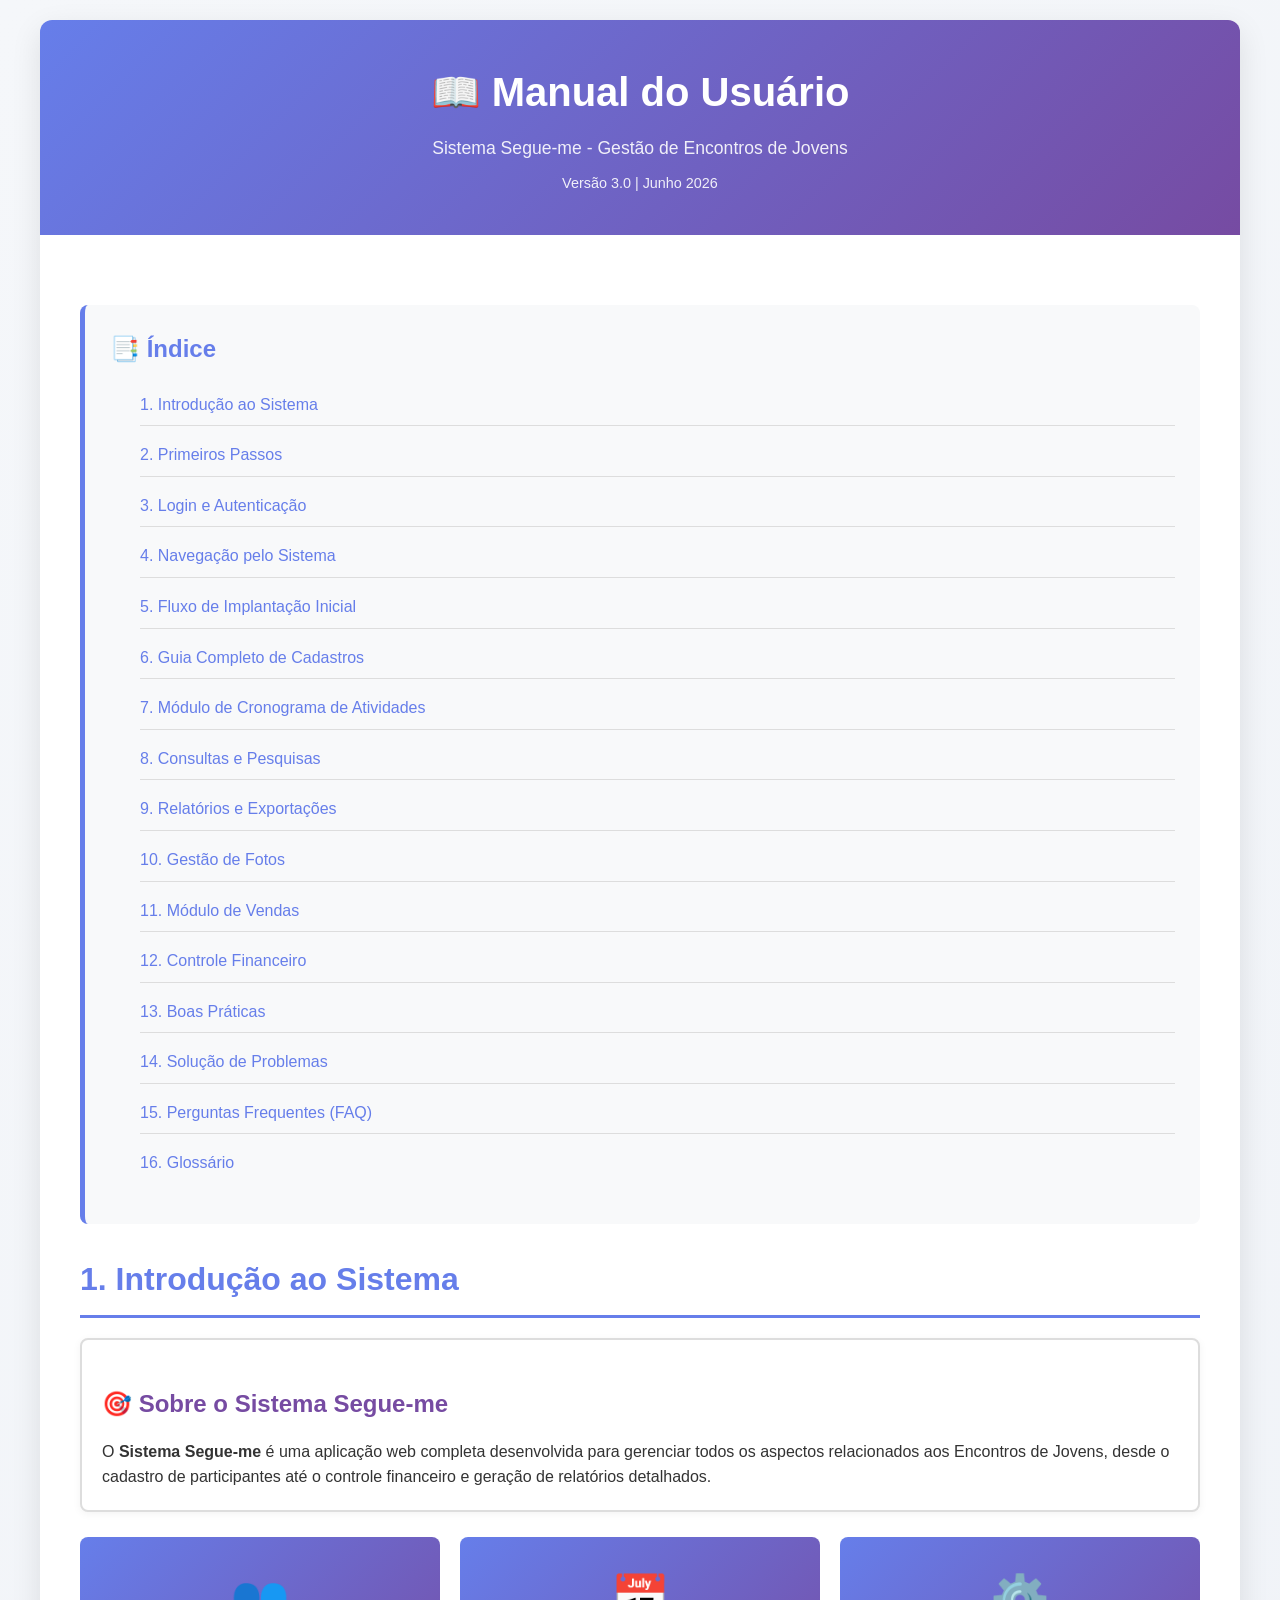
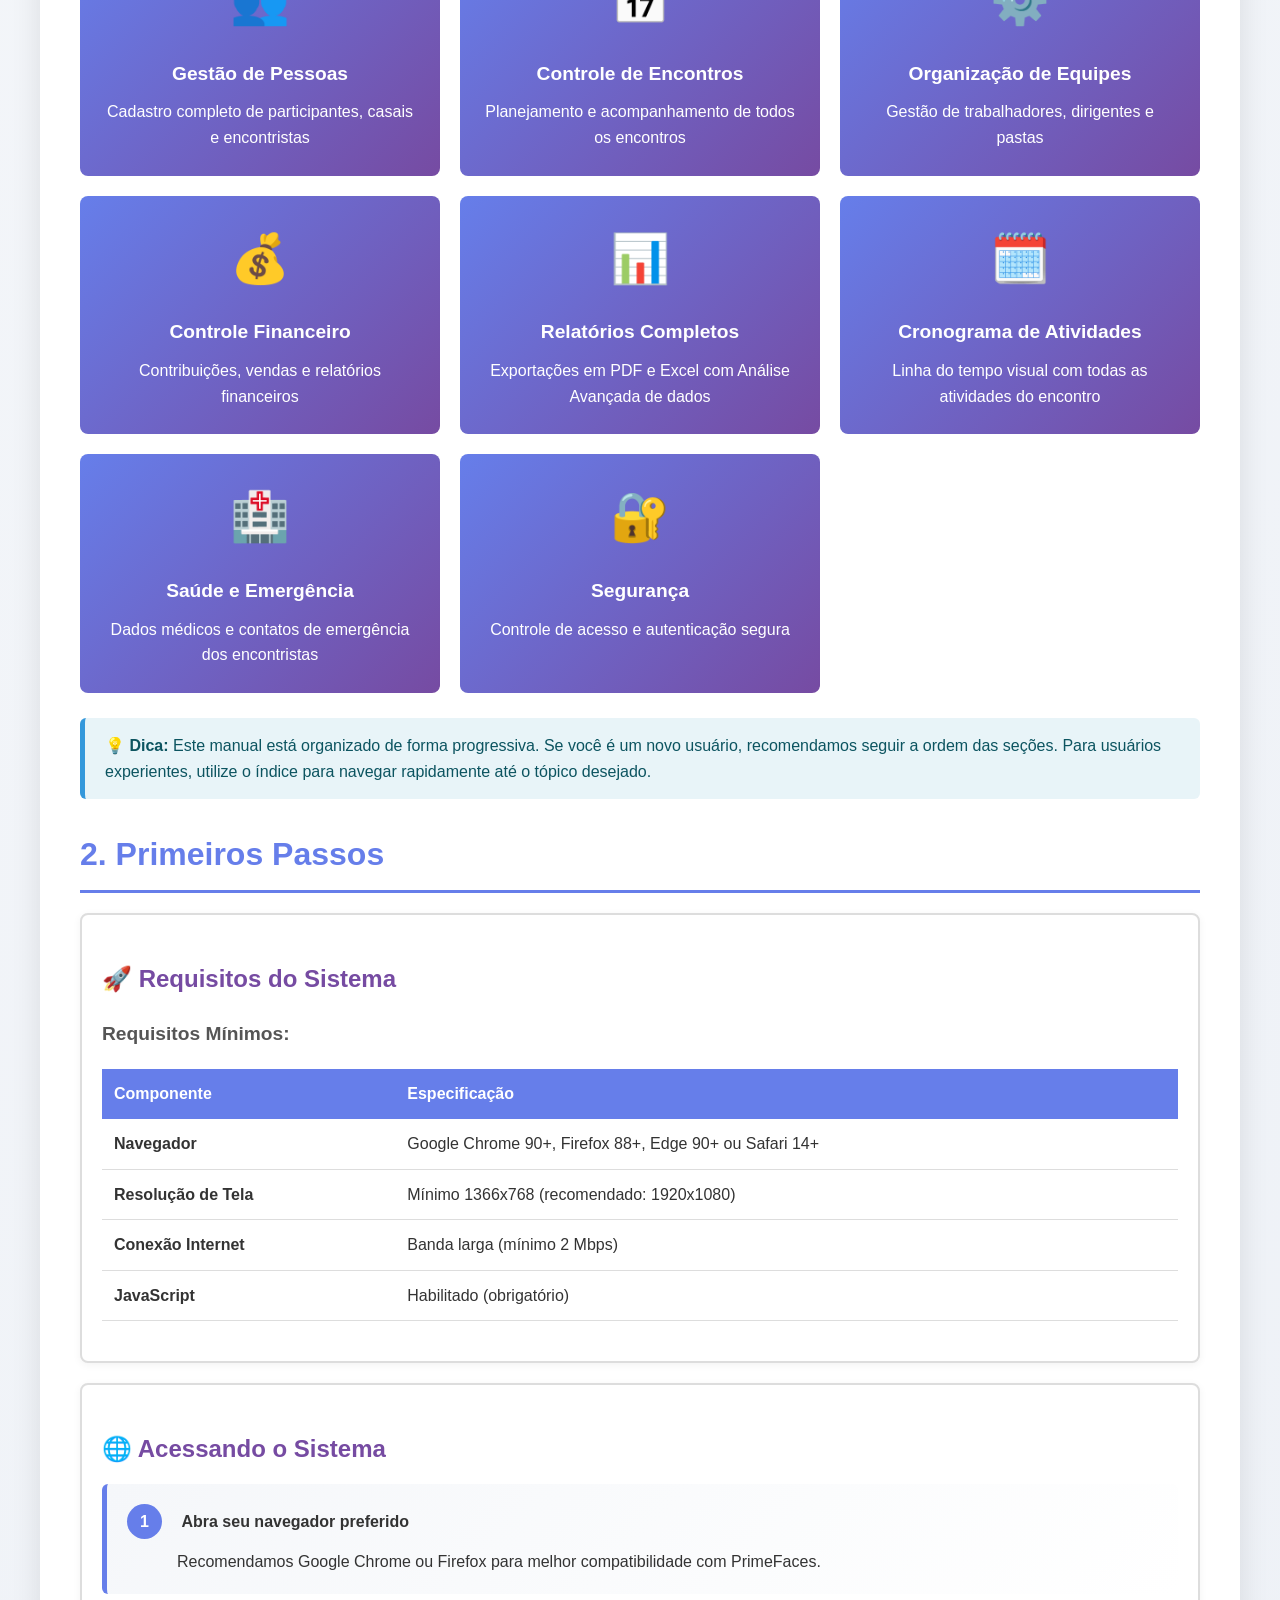
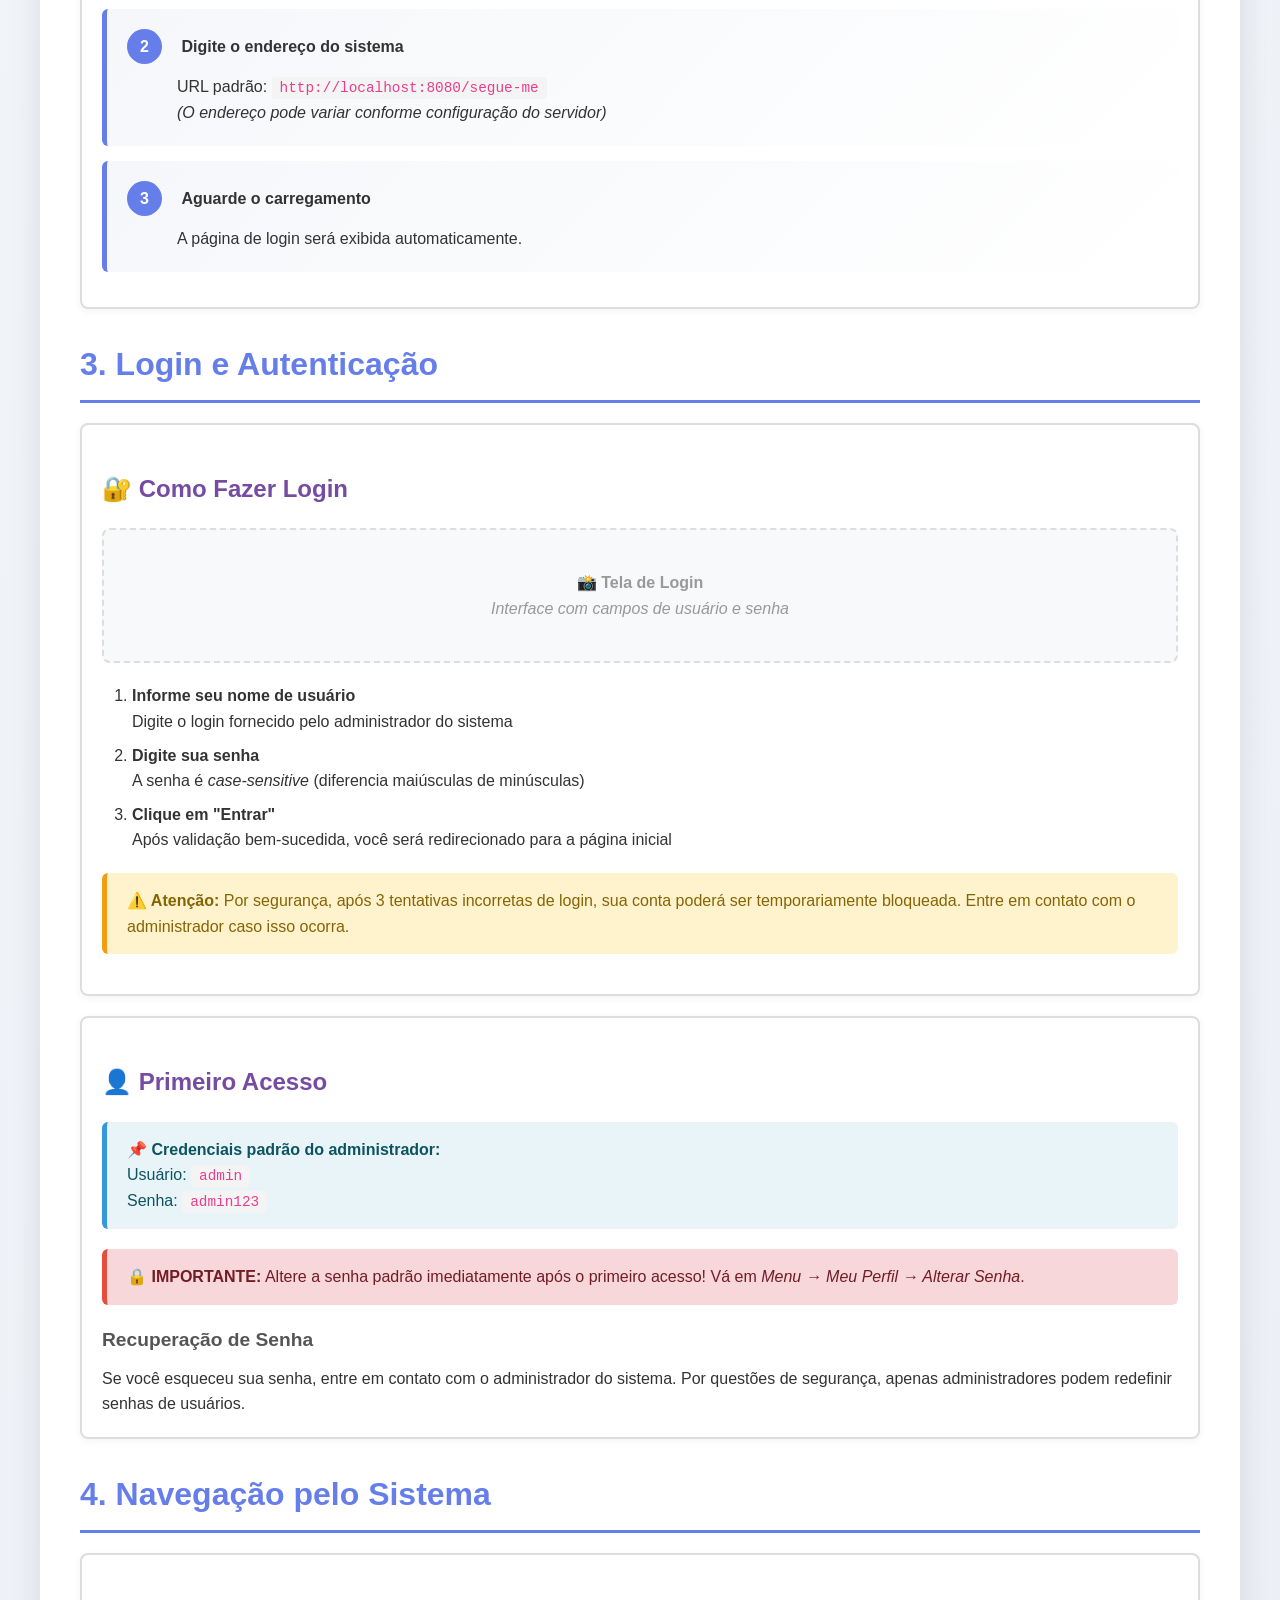
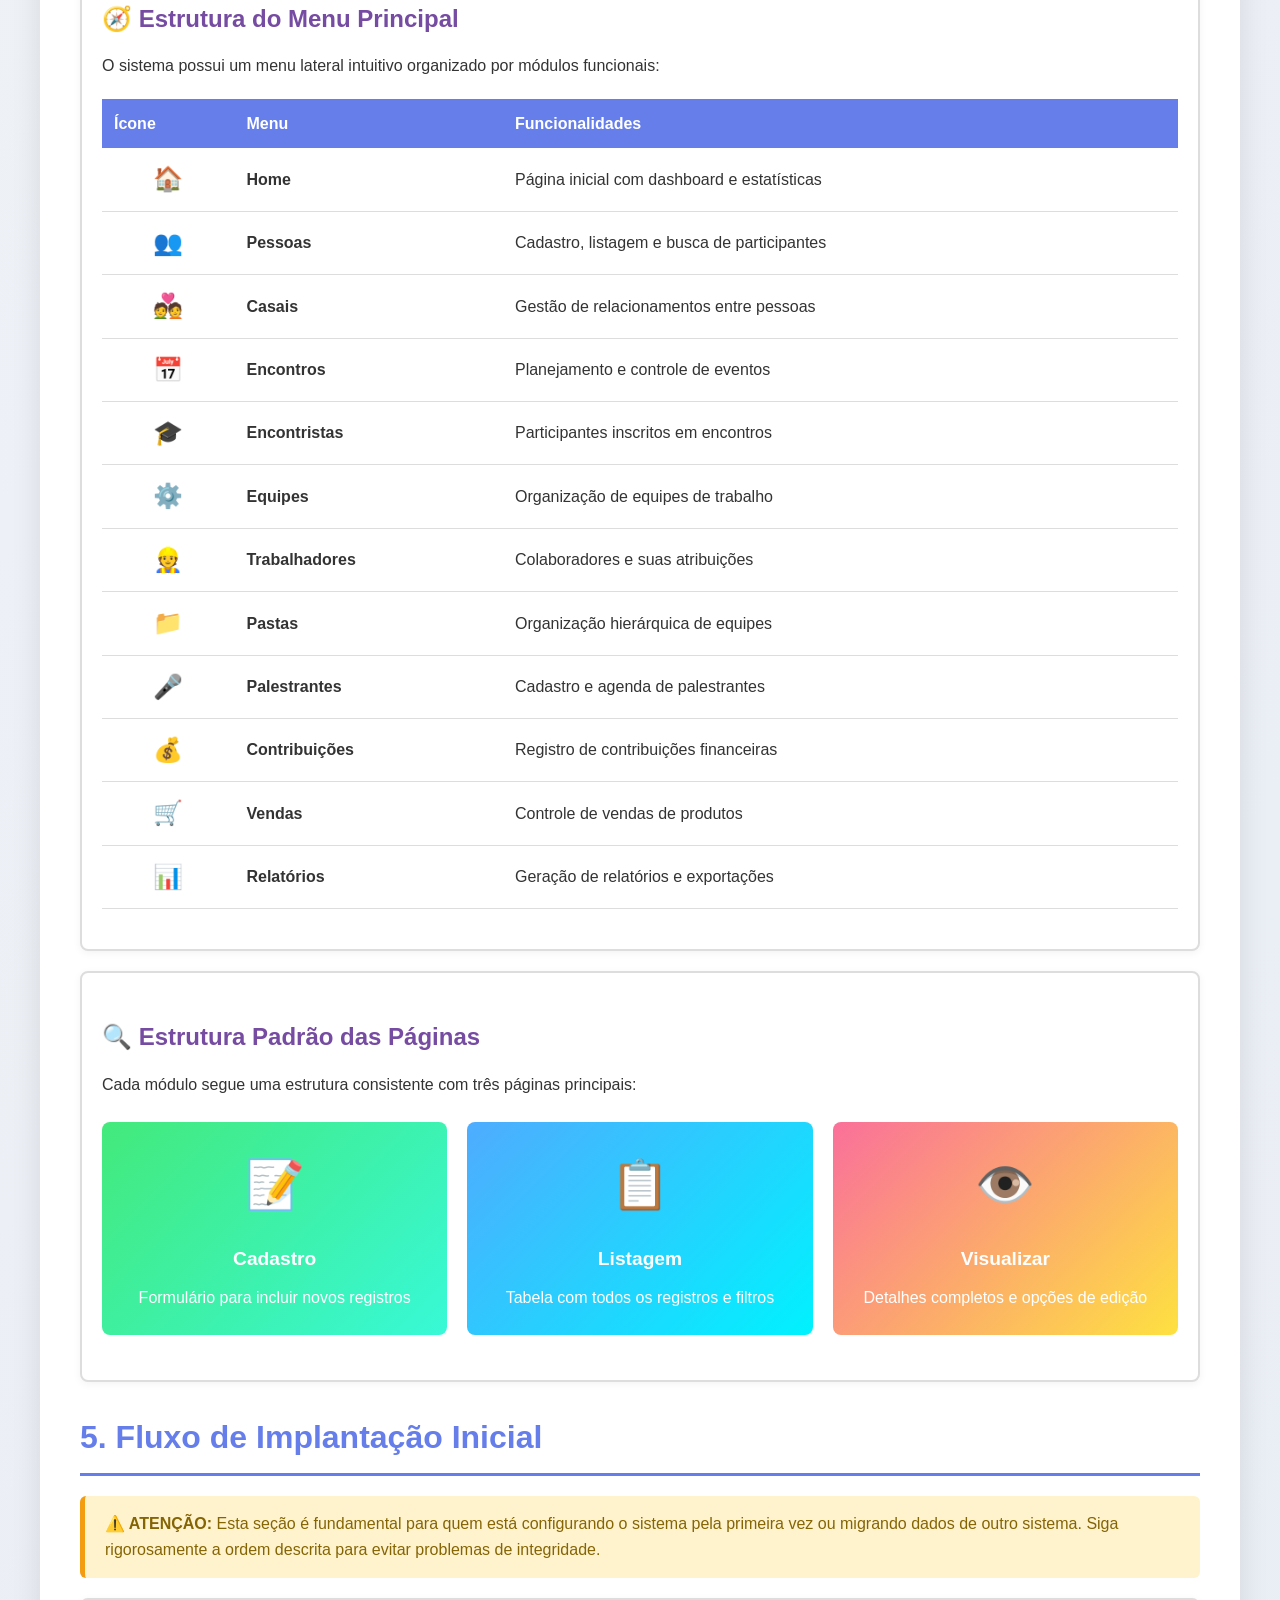
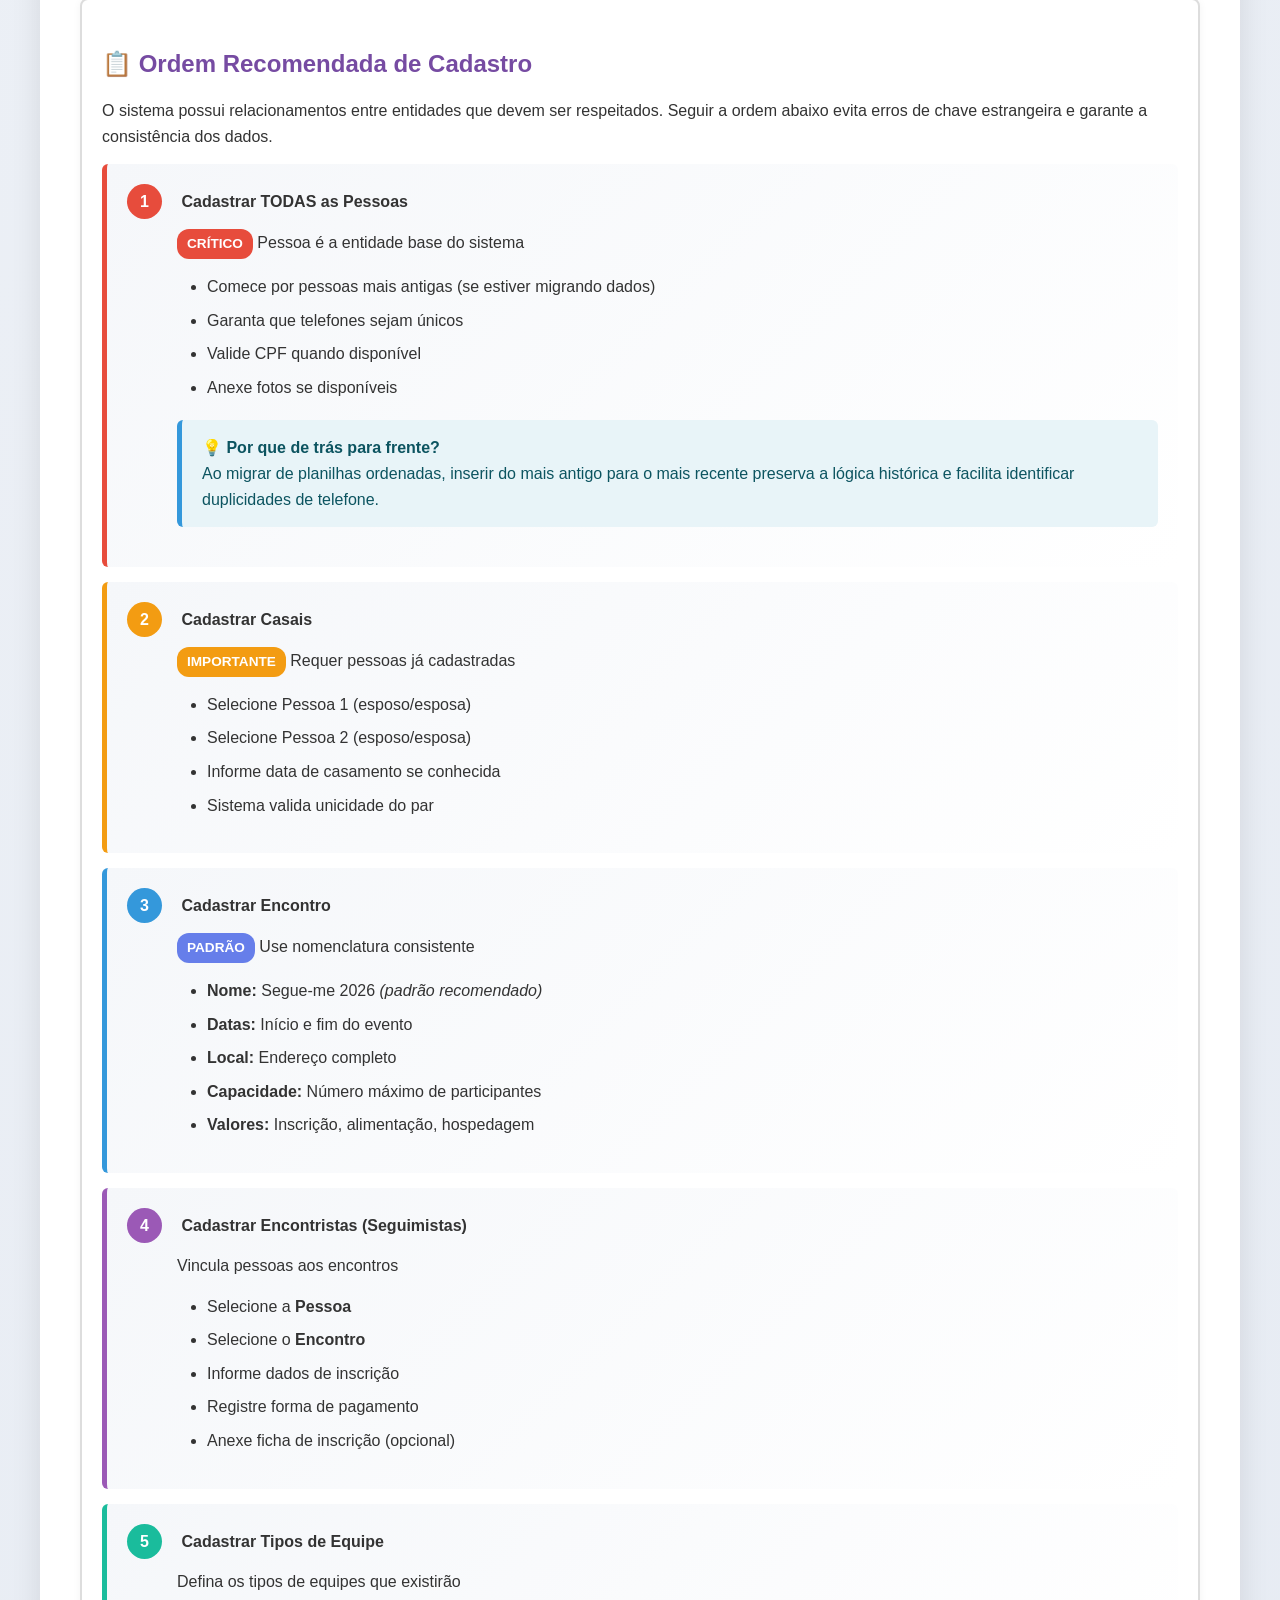
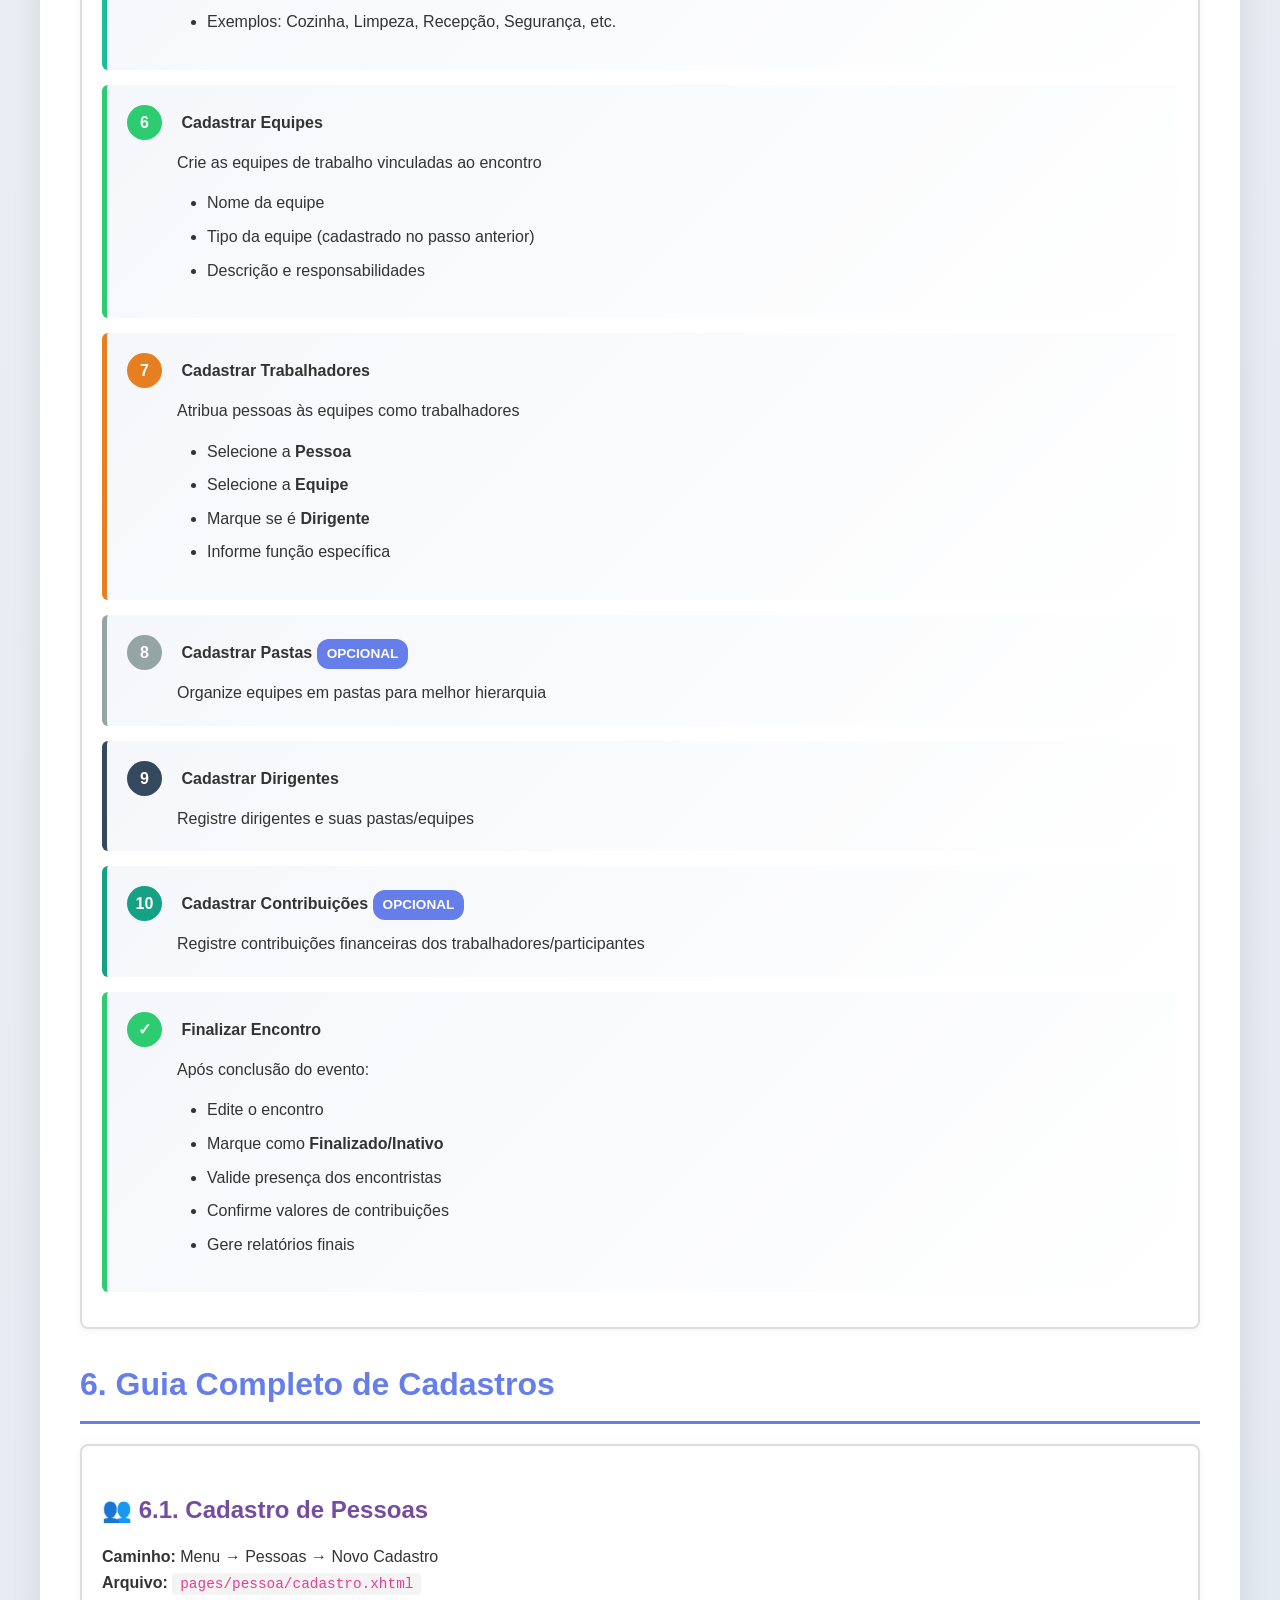
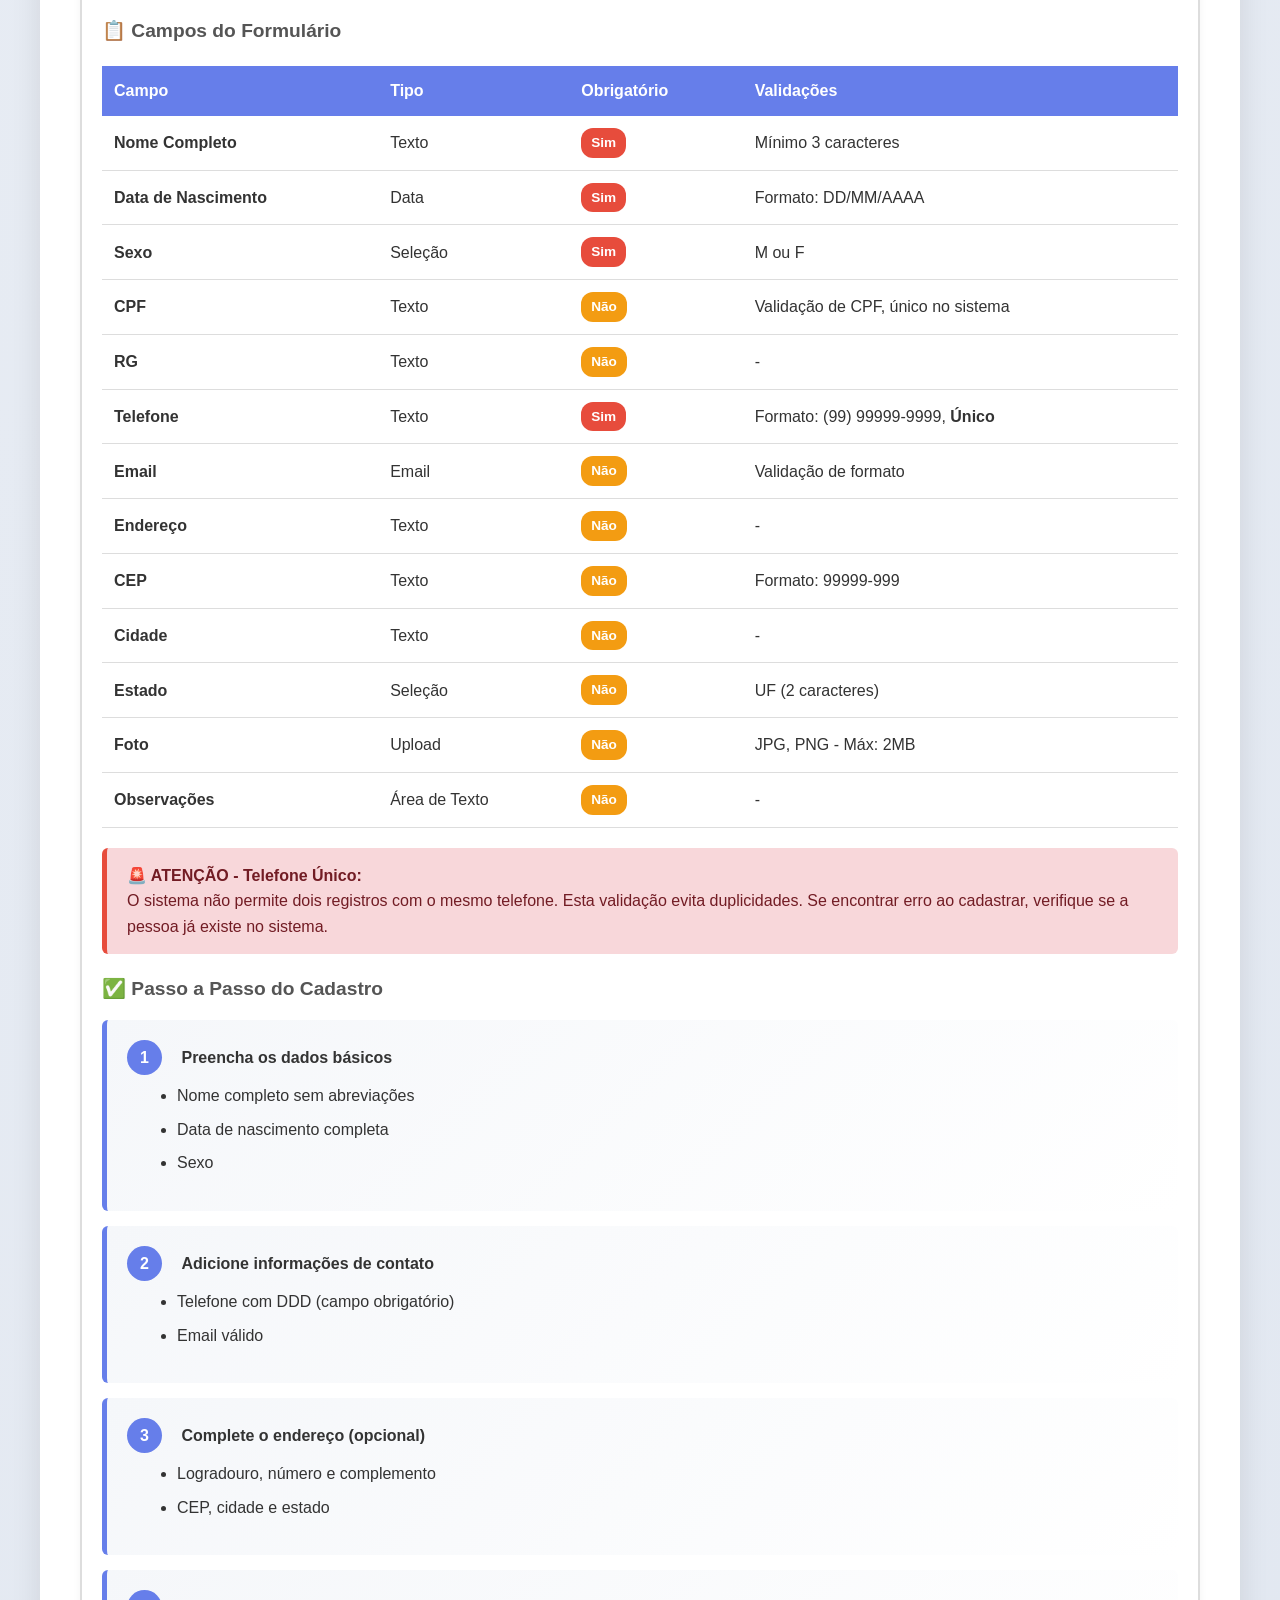
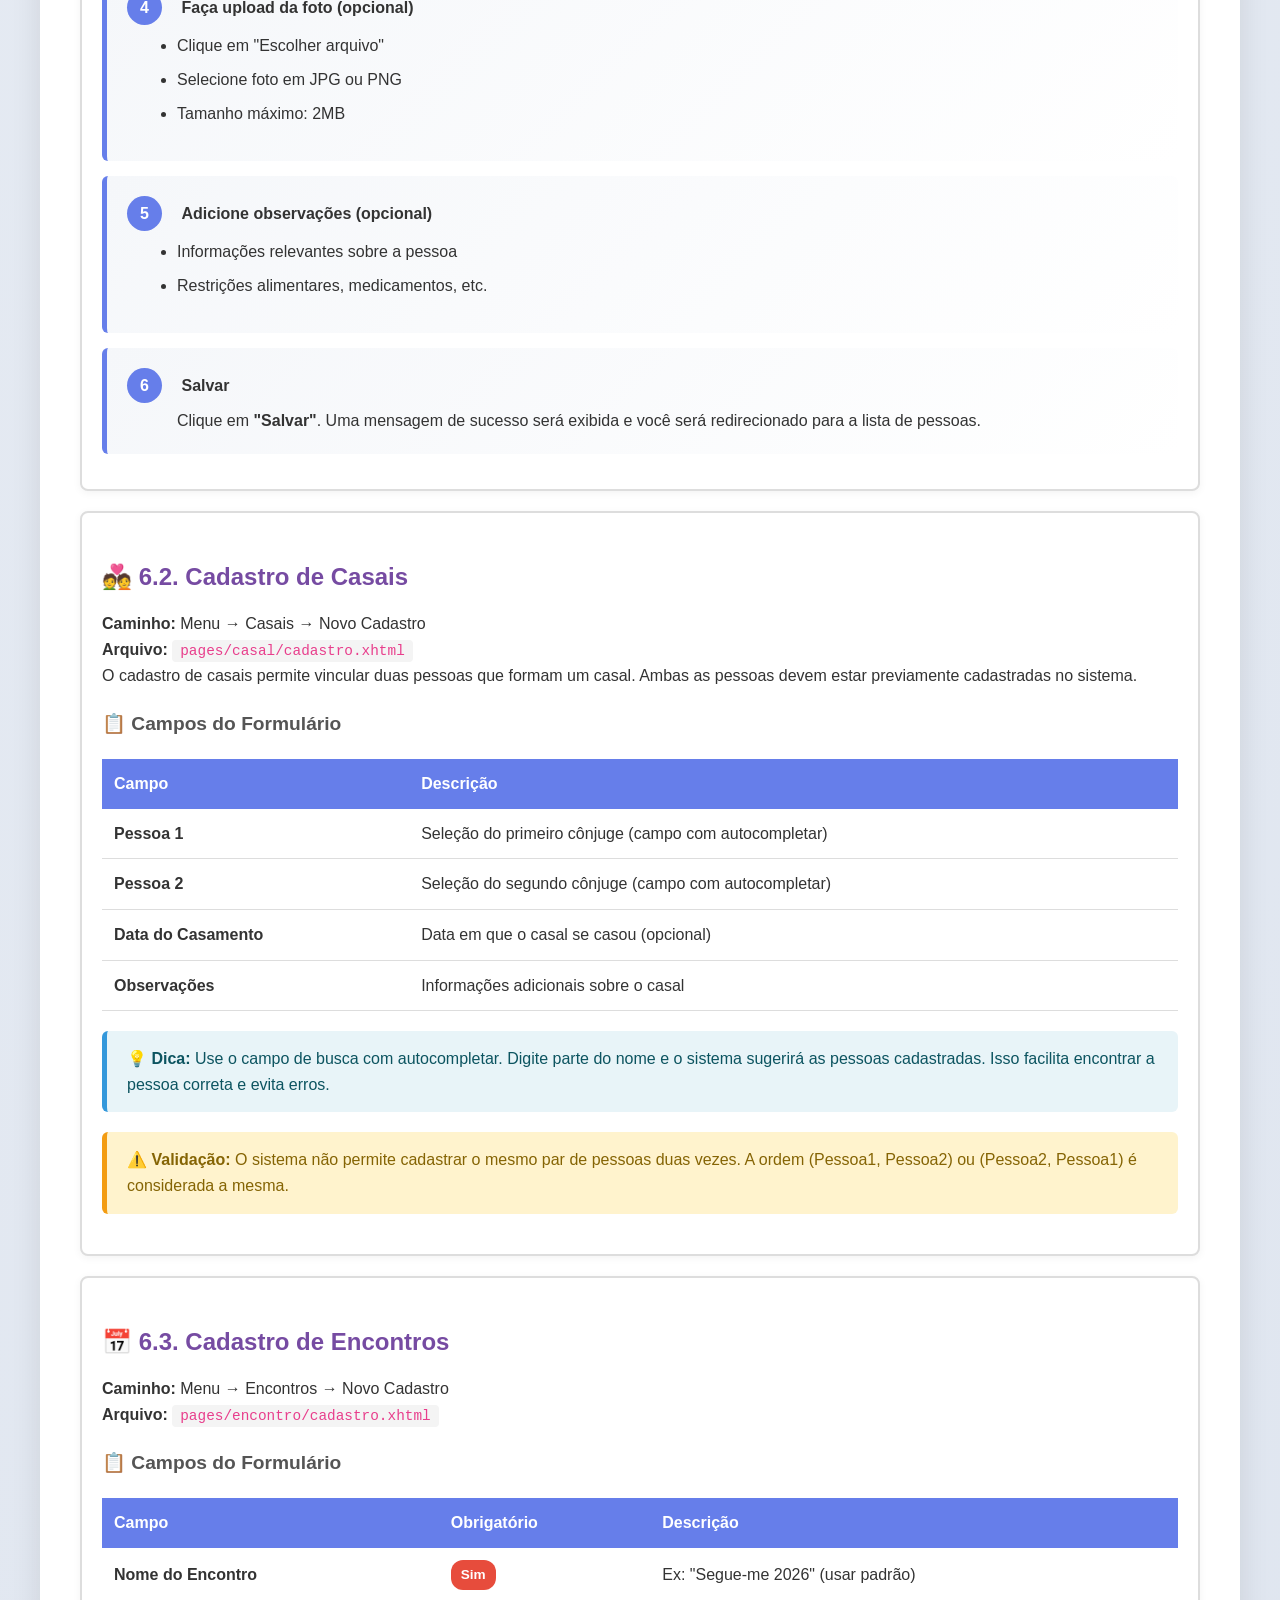
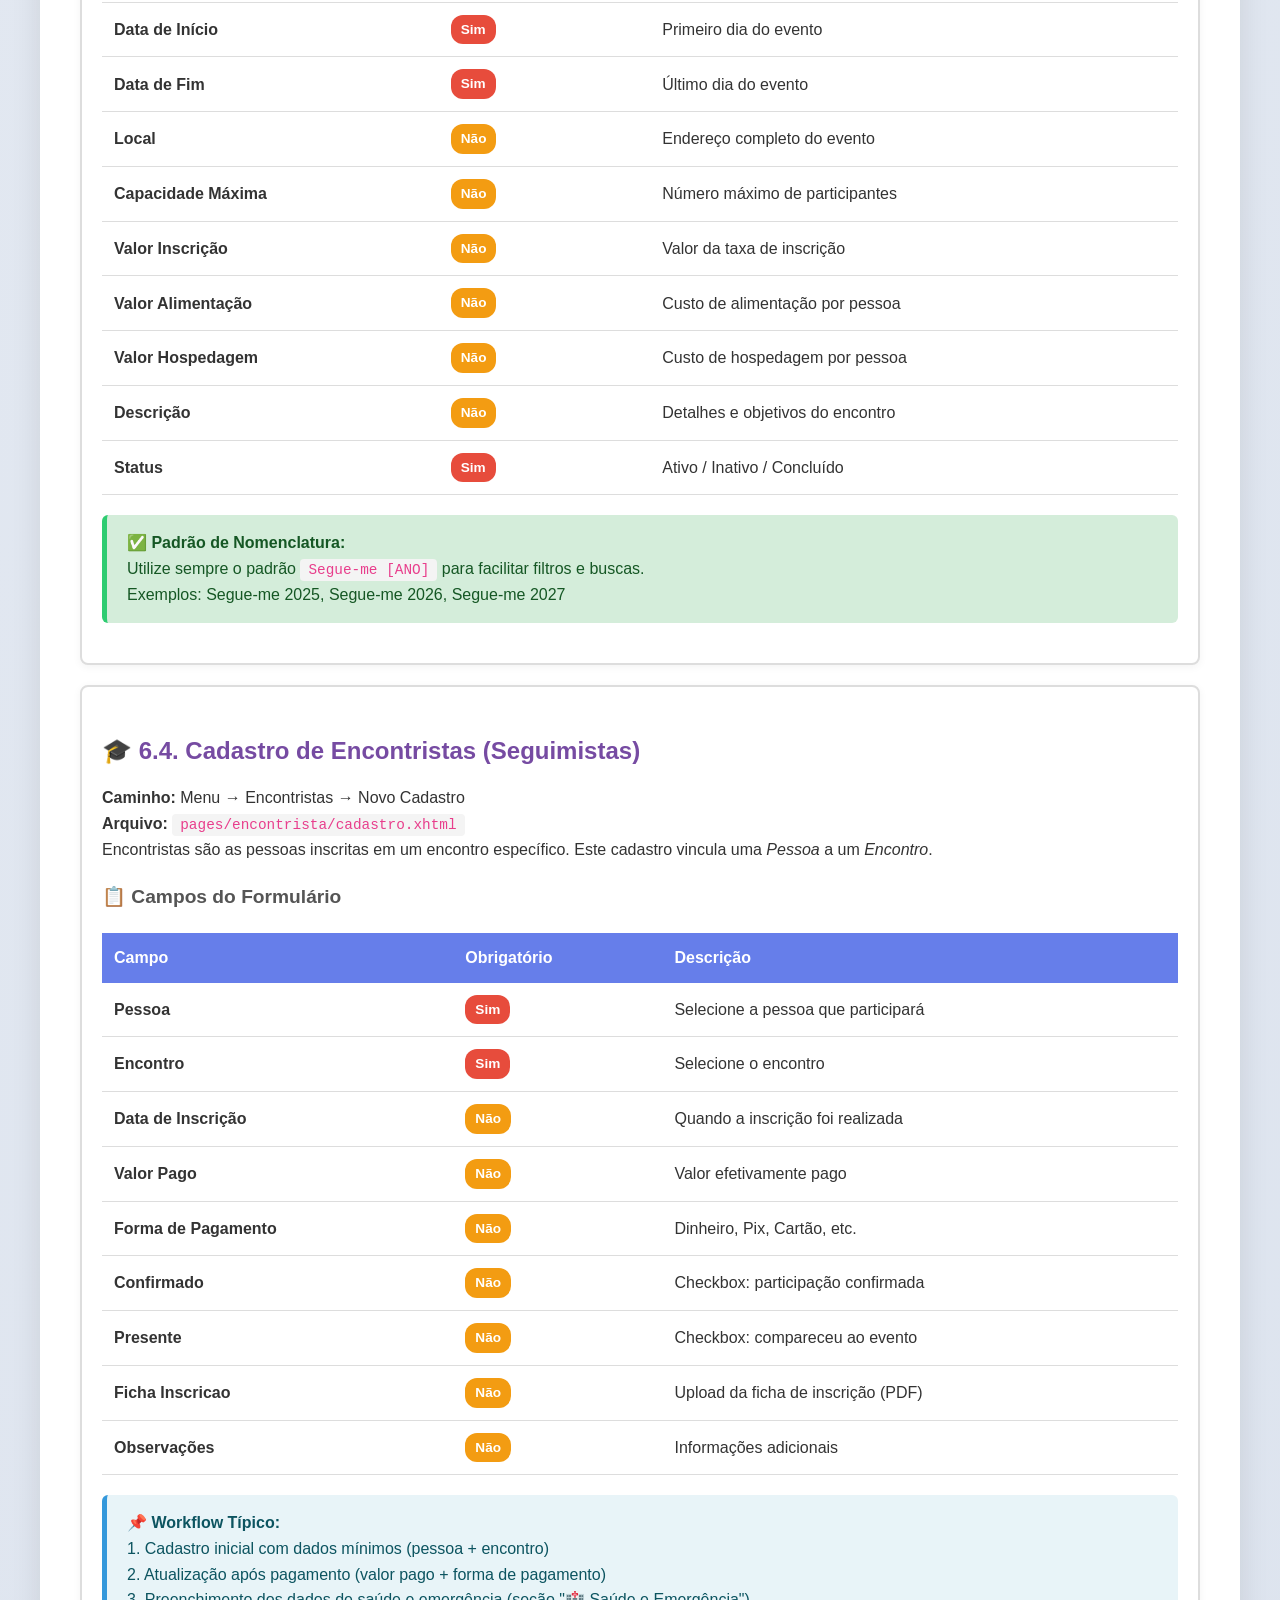
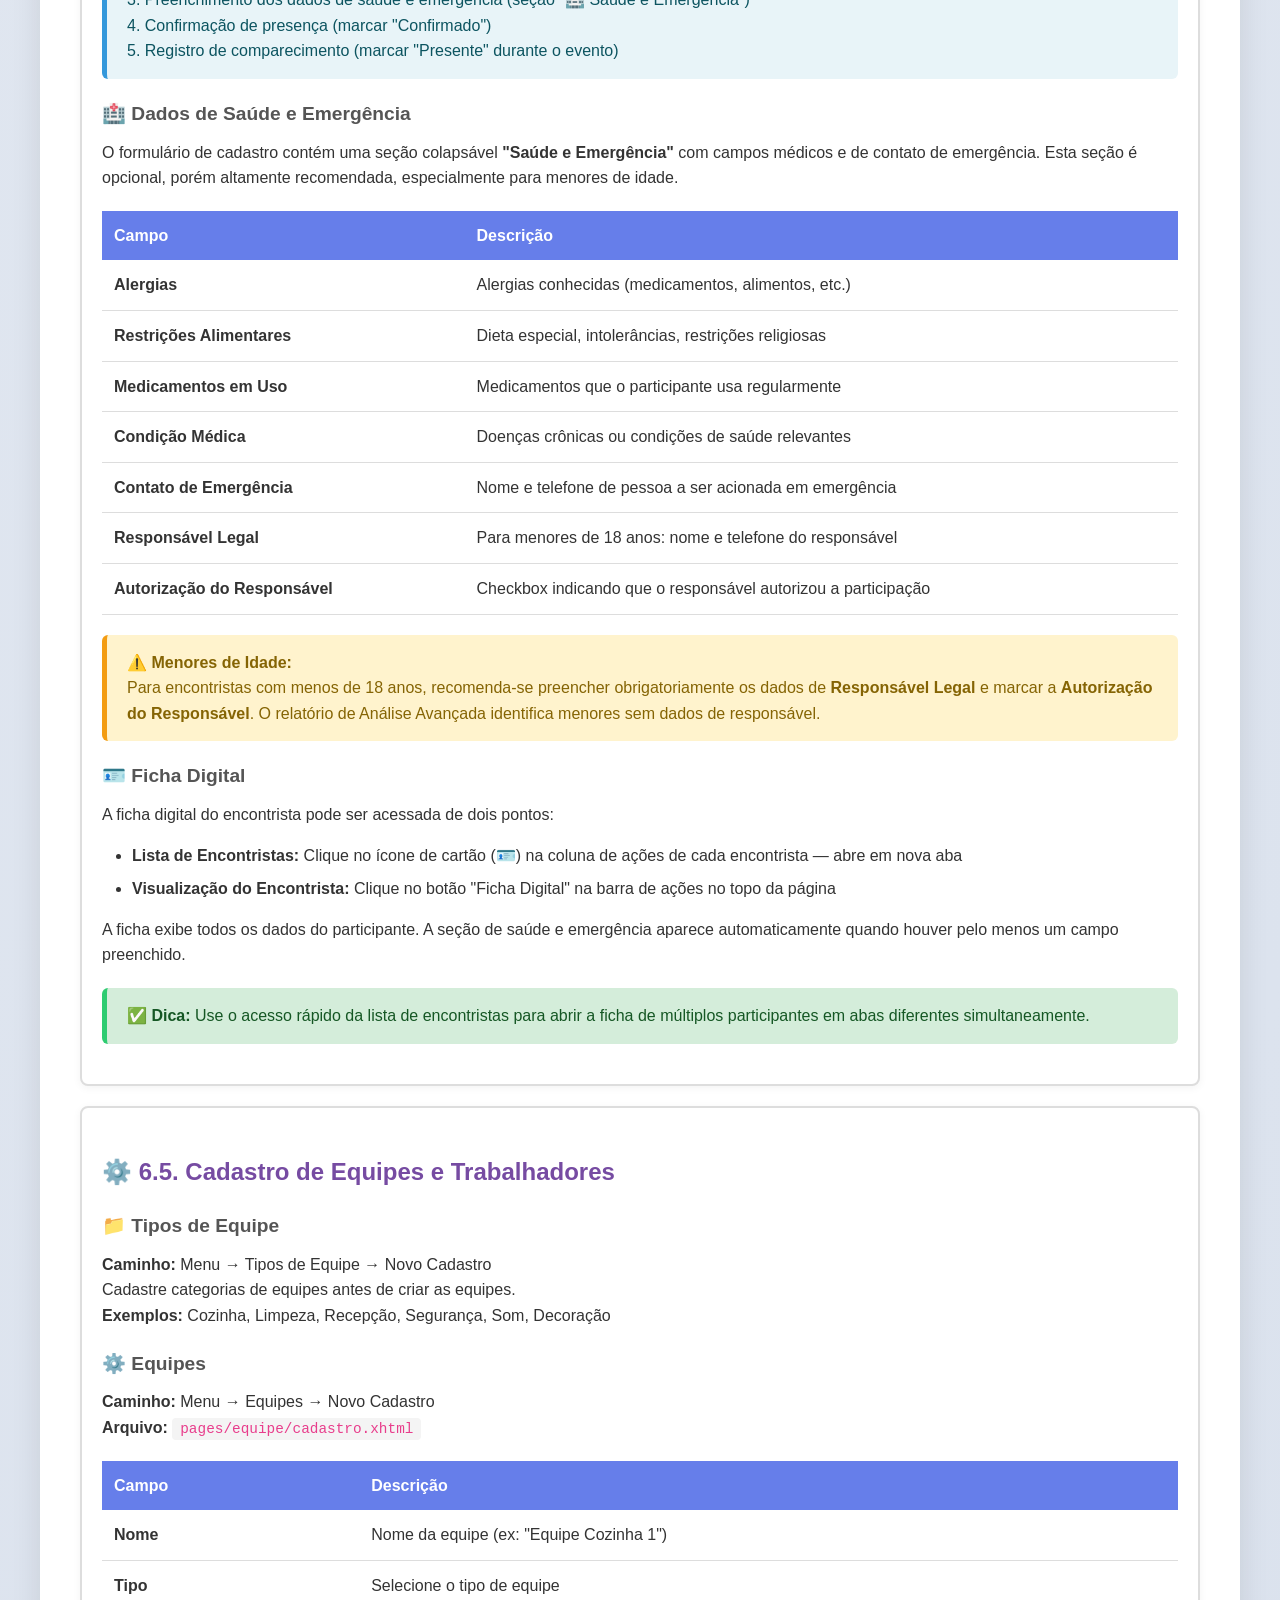
<file: docs/manual_usuario.html>
<!DOCTYPE html>
<html lang="pt-BR">
<head>
    <meta charset="UTF-8">
    <meta name="viewport" content="width=device-width, initial-scale=1.0">
    <title>Manual do Usuário - Sistema Segue-me</title>
    <style>
        :root {
            --primary-color: #667eea;
            --secondary-color: #764ba2;
            --success-color: #2ecc71;
            --warning-color: #f39c12;
            --danger-color: #e74c3c;
            --info-color: #3498db;
            --border-color: #ddd;
            --bg-light: #f8f9fa;
        }

        * {
            margin: 0;
            padding: 0;
            box-sizing: border-box;
        }

        body {
            font-family: 'Segoe UI', Tahoma, Geneva, Verdana, sans-serif;
            line-height: 1.6;
            color: #333;
            background: linear-gradient(135deg, #f5f7fa 0%, #c3cfe2 100%);
            padding: 20px;
        }

        .container {
            max-width: 1200px;
            margin: 0 auto;
            background: white;
            border-radius: 12px;
            box-shadow: 0 10px 30px rgba(0,0,0,0.1);
            overflow: hidden;
        }

        header {
            background: linear-gradient(135deg, var(--primary-color) 0%, var(--secondary-color) 100%);
            color: white;
            padding: 40px;
            text-align: center;
        }

        header h1 {
            font-size: 2.5em;
            margin-bottom: 10px;
        }

        header p {
            font-size: 1.1em;
            opacity: 0.9;
        }

        .content {
            padding: 40px;
        }

        h2 {
            color: var(--primary-color);
            margin: 30px 0 20px 0;
            padding-bottom: 10px;
            border-bottom: 3px solid var(--primary-color);
            font-size: 2em;
        }

        h3 {
            color: var(--secondary-color);
            margin: 25px 0 15px 0;
            font-size: 1.5em;
        }

        h4 {
            color: #555;
            margin: 20px 0 10px 0;
            font-size: 1.2em;
        }

        .toc {
            background: var(--bg-light);
            border-left: 5px solid var(--primary-color);
            padding: 25px;
            border-radius: 8px;
            margin: 30px 0;
        }

        .toc h3 {
            margin-top: 0;
            color: var(--primary-color);
        }

        .toc ul {
            list-style: none;
            margin-top: 15px;
        }

        .toc li {
            padding: 8px 0;
            border-bottom: 1px solid #ddd;
        }

        .toc li:last-child {
            border-bottom: none;
        }

        .toc a {
            color: var(--primary-color);
            text-decoration: none;
            font-weight: 500;
            transition: all 0.3s;
        }

        .toc a:hover {
            color: var(--secondary-color);
            padding-left: 5px;
        }

        .card {
            background: white;
            border: 2px solid var(--border-color);
            border-radius: 8px;
            padding: 20px;
            margin: 20px 0;
            box-shadow: 0 2px 8px rgba(0,0,0,0.05);
            transition: transform 0.3s, box-shadow 0.3s;
        }

        .card:hover {
            transform: translateY(-2px);
            box-shadow: 0 4px 12px rgba(0,0,0,0.1);
        }

        .step-card {
            background: linear-gradient(135deg, #f5f7fa 0%, #ffffff 100%);
            border-left: 5px solid var(--primary-color);
            padding: 20px;
            margin: 15px 0;
            border-radius: 6px;
        }

        .step-number {
            display: inline-block;
            background: var(--primary-color);
            color: white;
            width: 35px;
            height: 35px;
            border-radius: 50%;
            text-align: center;
            line-height: 35px;
            font-weight: bold;
            margin-right: 15px;
        }

        .alert {
            padding: 15px 20px;
            border-radius: 6px;
            margin: 20px 0;
            border-left: 5px solid;
        }

        .alert-info {
            background: #e8f4f8;
            border-color: var(--info-color);
            color: #0c5460;
        }

        .alert-warning {
            background: #fff3cd;
            border-color: var(--warning-color);
            color: #856404;
        }

        .alert-success {
            background: #d4edda;
            border-color: var(--success-color);
            color: #155724;
        }

        .alert-danger {
            background: #f8d7da;
            border-color: var(--danger-color);
            color: #721c24;
        }

        code {
            background: #f4f4f4;
            padding: 3px 8px;
            border-radius: 4px;
            font-family: 'Courier New', monospace;
            color: #e83e8c;
            font-size: 0.9em;
        }

        pre {
            background: #2d2d2d;
            color: #f8f8f2;
            padding: 20px;
            border-radius: 6px;
            overflow-x: auto;
            margin: 15px 0;
        }

        pre code {
            background: none;
            color: inherit;
            padding: 0;
        }

        ul, ol {
            margin: 15px 0 15px 30px;
        }

        li {
            margin: 8px 0;
        }

        .feature-grid {
            display: grid;
            grid-template-columns: repeat(auto-fit, minmax(280px, 1fr));
            gap: 20px;
            margin: 25px 0;
        }

        .feature-box {
            background: linear-gradient(135deg, #667eea 0%, #764ba2 100%);
            color: white;
            padding: 25px;
            border-radius: 8px;
            text-align: center;
            transition: transform 0.3s;
        }

        .feature-box:hover {
            transform: translateY(-5px);
        }

        .feature-box h4 {
            color: white;
            margin-bottom: 10px;
        }

        .icon {
            font-size: 3em;
            margin-bottom: 15px;
        }

        table {
            width: 100%;
            border-collapse: collapse;
            margin: 20px 0;
        }

        table th {
            background: var(--primary-color);
            color: white;
            padding: 12px;
            text-align: left;
        }

        table td {
            padding: 12px;
            border-bottom: 1px solid var(--border-color);
        }

        table tr:hover {
            background: var(--bg-light);
        }

        .badge {
            display: inline-block;
            padding: 4px 10px;
            border-radius: 12px;
            font-size: 0.85em;
            font-weight: bold;
        }

        .badge-primary {
            background: var(--primary-color);
            color: white;
        }

        .badge-success {
            background: var(--success-color);
            color: white;
        }

        .badge-warning {
            background: var(--warning-color);
            color: white;
        }

        .badge-danger {
            background: var(--danger-color);
            color: white;
        }

        footer {
            background: #2c3e50;
            color: white;
            padding: 20px;
            text-align: center;
            margin-top: 40px;
        }

        .btn {
            display: inline-block;
            padding: 10px 25px;
            background: var(--primary-color);
            color: white;
            text-decoration: none;
            border-radius: 6px;
            transition: all 0.3s;
            border: none;
            cursor: pointer;
            font-size: 1em;
        }

        .btn:hover {
            background: var(--secondary-color);
            transform: translateY(-2px);
        }

        .screenshot-placeholder {
            background: var(--bg-light);
            border: 2px dashed var(--border-color);
            border-radius: 8px;
            padding: 40px;
            text-align: center;
            color: #999;
            margin: 20px 0;
        }

        @media print {
            body {
                background: white;
                padding: 0;
            }
            .container {
                box-shadow: none;
            }
        }
    </style>
</head>
<body>
    <div class="container">
        <header>
            <h1>📖 Manual do Usuário</h1>
            <p>Sistema Segue-me - Gestão de Encontros de Jovens</p>
            <p style="font-size: 0.9em; margin-top: 10px;">Versão 3.0 | Junho 2026</p>
        </header>

        <div class="content">
            <!-- Índice -->
            <div class="toc">
                <h3>📑 Índice</h3>
                <ul>
                    <li><a href="#introducao">1. Introdução ao Sistema</a></li>
                    <li><a href="#primeiros-passos">2. Primeiros Passos</a></li>
                    <li><a href="#login">3. Login e Autenticação</a></li>
                    <li><a href="#navegacao">4. Navegação pelo Sistema</a></li>
                    <li><a href="#implantacao">5. Fluxo de Implantação Inicial</a></li>
                    <li><a href="#cadastros">6. Guia Completo de Cadastros</a></li>
                    <li><a href="#cronograma">7. Módulo de Cronograma de Atividades</a></li>
                    <li><a href="#consultas">8. Consultas e Pesquisas</a></li>
                    <li><a href="#relatorios">9. Relatórios e Exportações</a></li>
                    <li><a href="#fotos">10. Gestão de Fotos</a></li>
                    <li><a href="#vendas">11. Módulo de Vendas</a></li>
                    <li><a href="#financeiro">12. Controle Financeiro</a></li>
                    <li><a href="#boas-praticas">13. Boas Práticas</a></li>
                    <li><a href="#solucao-problemas">14. Solução de Problemas</a></li>
                    <li><a href="#faq">15. Perguntas Frequentes (FAQ)</a></li>
                    <li><a href="#glossario">16. Glossário</a></li>
                </ul>
            </div>

            <!-- 1. INTRODUÇÃO -->
            <h2 id="introducao">1. Introdução ao Sistema</h2>
            
            <div class="card">
                <h3>🎯 Sobre o Sistema Segue-me</h3>
                <p>
                    O <strong>Sistema Segue-me</strong> é uma aplicação web completa desenvolvida para gerenciar todos os aspectos 
                    relacionados aos Encontros de Jovens, desde o cadastro de participantes até o controle financeiro e geração 
                    de relatórios detalhados.
                </p>
            </div>

            <div class="feature-grid">
                <div class="feature-box">
                    <div class="icon">👥</div>
                    <h4>Gestão de Pessoas</h4>
                    <p>Cadastro completo de participantes, casais e encontristas</p>
                </div>
                <div class="feature-box">
                    <div class="icon">📅</div>
                    <h4>Controle de Encontros</h4>
                    <p>Planejamento e acompanhamento de todos os encontros</p>
                </div>
                <div class="feature-box">
                    <div class="icon">⚙️</div>
                    <h4>Organização de Equipes</h4>
                    <p>Gestão de trabalhadores, dirigentes e pastas</p>
                </div>
                <div class="feature-box">
                    <div class="icon">💰</div>
                    <h4>Controle Financeiro</h4>
                    <p>Contribuições, vendas e relatórios financeiros</p>
                </div>
                <div class="feature-box">
                    <div class="icon">📊</div>
                    <h4>Relatórios Completos</h4>
                    <p>Exportações em PDF e Excel com Análise Avançada de dados</p>
                </div>
                <div class="feature-box">
                    <div class="icon">🗓️</div>
                    <h4>Cronograma de Atividades</h4>
                    <p>Linha do tempo visual com todas as atividades do encontro</p>
                </div>
                <div class="feature-box">
                    <div class="icon">🏥</div>
                    <h4>Saúde e Emergência</h4>
                    <p>Dados médicos e contatos de emergência dos encontristas</p>
                </div>
                <div class="feature-box">
                    <div class="icon">🔐</div>
                    <h4>Segurança</h4>
                    <p>Controle de acesso e autenticação segura</p>
                </div>
            </div>

            <div class="alert alert-info">
                <strong>💡 Dica:</strong> Este manual está organizado de forma progressiva. Se você é um novo usuário, 
                recomendamos seguir a ordem das seções. Para usuários experientes, utilize o índice para navegar 
                rapidamente até o tópico desejado.
            </div>

            <!-- 2. PRIMEIROS PASSOS -->
            <h2 id="primeiros-passos">2. Primeiros Passos</h2>

            <div class="card">
                <h3>🚀 Requisitos do Sistema</h3>
                
                <h4>Requisitos Mínimos:</h4>
                <table>
                    <thead>
                        <tr>
                            <th>Componente</th>
                            <th>Especificação</th>
                        </tr>
                    </thead>
                    <tbody>
                        <tr>
                            <td><strong>Navegador</strong></td>
                            <td>Google Chrome 90+, Firefox 88+, Edge 90+ ou Safari 14+</td>
                        </tr>
                        <tr>
                            <td><strong>Resolução de Tela</strong></td>
                            <td>Mínimo 1366x768 (recomendado: 1920x1080)</td>
                        </tr>
                        <tr>
                            <td><strong>Conexão Internet</strong></td>
                            <td>Banda larga (mínimo 2 Mbps)</td>
                        </tr>
                        <tr>
                            <td><strong>JavaScript</strong></td>
                            <td>Habilitado (obrigatório)</td>
                        </tr>
                    </tbody>
                </table>
            </div>

            <div class="card">
                <h3>🌐 Acessando o Sistema</h3>
                
                <div class="step-card">
                    <span class="step-number">1</span>
                    <strong>Abra seu navegador preferido</strong>
                    <p style="margin: 10px 0 0 50px;">
                        Recomendamos Google Chrome ou Firefox para melhor compatibilidade com PrimeFaces.
                    </p>
                </div>

                <div class="step-card">
                    <span class="step-number">2</span>
                    <strong>Digite o endereço do sistema</strong>
                    <p style="margin: 10px 0 0 50px;">
                        URL padrão: <code>http://localhost:8080/segue-me</code><br>
                        <em>(O endereço pode variar conforme configuração do servidor)</em>
                    </p>
                </div>

                <div class="step-card">
                    <span class="step-number">3</span>
                    <strong>Aguarde o carregamento</strong>
                    <p style="margin: 10px 0 0 50px;">
                        A página de login será exibida automaticamente.
                    </p>
                </div>
            </div>

            <!-- 3. LOGIN -->
            <h2 id="login">3. Login e Autenticação</h2>

            <div class="card">
                <h3>🔐 Como Fazer Login</h3>
                
                <div class="screenshot-placeholder">
                    <strong>📸 Tela de Login</strong><br>
                    <em>Interface com campos de usuário e senha</em>
                </div>

                <ol>
                    <li>
                        <strong>Informe seu nome de usuário</strong><br>
                        Digite o login fornecido pelo administrador do sistema
                    </li>
                    <li>
                        <strong>Digite sua senha</strong><br>
                        A senha é <em>case-sensitive</em> (diferencia maiúsculas de minúsculas)
                    </li>
                    <li>
                        <strong>Clique em "Entrar"</strong><br>
                        Após validação bem-sucedida, você será redirecionado para a página inicial
                    </li>
                </ol>

                <div class="alert alert-warning">
                    <strong>⚠️ Atenção:</strong> Por segurança, após 3 tentativas incorretas de login, sua conta 
                    poderá ser temporariamente bloqueada. Entre em contato com o administrador caso isso ocorra.
                </div>
            </div>

            <div class="card">
                <h3>👤 Primeiro Acesso</h3>
                
                <div class="alert alert-info">
                    <strong>📌 Credenciais padrão do administrador:</strong><br>
                    Usuário: <code>admin</code><br>
                    Senha: <code>admin123</code>
                </div>

                <div class="alert alert-danger">
                    <strong>🔒 IMPORTANTE:</strong> Altere a senha padrão imediatamente após o primeiro acesso! 
                    Vá em <em>Menu → Meu Perfil → Alterar Senha</em>.
                </div>

                <h4>Recuperação de Senha</h4>
                <p>
                    Se você esqueceu sua senha, entre em contato com o administrador do sistema. Por questões de 
                    segurança, apenas administradores podem redefinir senhas de usuários.
                </p>
            </div>

            <!-- 4. NAVEGAÇÃO -->
            <!-- 4. NAVEGAÇÃO -->
            <h2 id="navegacao">4. Navegação pelo Sistema</h2>

            <div class="card">
                <h3>🧭 Estrutura do Menu Principal</h3>
                
                <p>O sistema possui um menu lateral intuitivo organizado por módulos funcionais:</p>

                <table>
                    <thead>
                        <tr>
                            <th>Ícone</th>
                            <th>Menu</th>
                            <th>Funcionalidades</th>
                        </tr>
                    </thead>
                    <tbody>
                        <tr>
                            <td style="text-align: center; font-size: 1.5em;">🏠</td>
                            <td><strong>Home</strong></td>
                            <td>Página inicial com dashboard e estatísticas</td>
                        </tr>
                        <tr>
                            <td style="text-align: center; font-size: 1.5em;">👥</td>
                            <td><strong>Pessoas</strong></td>
                            <td>Cadastro, listagem e busca de participantes</td>
                        </tr>
                        <tr>
                            <td style="text-align: center; font-size: 1.5em;">💑</td>
                            <td><strong>Casais</strong></td>
                            <td>Gestão de relacionamentos entre pessoas</td>
                        </tr>
                        <tr>
                            <td style="text-align: center; font-size: 1.5em;">📅</td>
                            <td><strong>Encontros</strong></td>
                            <td>Planejamento e controle de eventos</td>
                        </tr>
                        <tr>
                            <td style="text-align: center; font-size: 1.5em;">🎓</td>
                            <td><strong>Encontristas</strong></td>
                            <td>Participantes inscritos em encontros</td>
                        </tr>
                        <tr>
                            <td style="text-align: center; font-size: 1.5em;">⚙️</td>
                            <td><strong>Equipes</strong></td>
                            <td>Organização de equipes de trabalho</td>
                        </tr>
                        <tr>
                            <td style="text-align: center; font-size: 1.5em;">👷</td>
                            <td><strong>Trabalhadores</strong></td>
                            <td>Colaboradores e suas atribuições</td>
                        </tr>
                        <tr>
                            <td style="text-align: center; font-size: 1.5em;">📁</td>
                            <td><strong>Pastas</strong></td>
                            <td>Organização hierárquica de equipes</td>
                        </tr>
                        <tr>
                            <td style="text-align: center; font-size: 1.5em;">🎤</td>
                            <td><strong>Palestrantes</strong></td>
                            <td>Cadastro e agenda de palestrantes</td>
                        </tr>
                        <tr>
                            <td style="text-align: center; font-size: 1.5em;">💰</td>
                            <td><strong>Contribuições</strong></td>
                            <td>Registro de contribuições financeiras</td>
                        </tr>
                        <tr>
                            <td style="text-align: center; font-size: 1.5em;">🛒</td>
                            <td><strong>Vendas</strong></td>
                            <td>Controle de vendas de produtos</td>
                        </tr>
                        <tr>
                            <td style="text-align: center; font-size: 1.5em;">📊</td>
                            <td><strong>Relatórios</strong></td>
                            <td>Geração de relatórios e exportações</td>
                        </tr>
                    </tbody>
                </table>
            </div>

            <div class="card">
                <h3>🔍 Estrutura Padrão das Páginas</h3>
                
                <p>Cada módulo segue uma estrutura consistente com três páginas principais:</p>

                <div class="feature-grid">
                    <div class="feature-box" style="background: linear-gradient(135deg, #43e97b 0%, #38f9d7 100%);">
                        <div class="icon">📝</div>
                        <h4>Cadastro</h4>
                        <p>Formulário para incluir novos registros</p>
                    </div>
                    <div class="feature-box" style="background: linear-gradient(135deg, #4facfe 0%, #00f2fe 100%);">
                        <div class="icon">📋</div>
                        <h4>Listagem</h4>
                        <p>Tabela com todos os registros e filtros</p>
                    </div>
                    <div class="feature-box" style="background: linear-gradient(135deg, #fa709a 0%, #fee140 100%);">
                        <div class="icon">👁️</div>
                        <h4>Visualizar</h4>
                        <p>Detalhes completos e opções de edição</p>
                    </div>
                </div>
            </div>

            <!-- 5. IMPLANTAÇÃO INICIAL -->
            <h2 id="implantacao">5. Fluxo de Implantação Inicial</h2>

            <div class="alert alert-warning">
                <strong>⚠️ ATENÇÃO:</strong> Esta seção é fundamental para quem está configurando o sistema pela primeira vez 
                ou migrando dados de outro sistema. Siga rigorosamente a ordem descrita para evitar problemas de integridade.
            </div>

            <div class="card">
                <h3>📋 Ordem Recomendada de Cadastro</h3>
                
                <p>
                    O sistema possui relacionamentos entre entidades que devem ser respeitados. Seguir a ordem abaixo 
                    evita erros de chave estrangeira e garante a consistência dos dados.
                </p>

                <div class="step-card" style="border-left-color: #e74c3c;">
                    <span class="step-number" style="background: #e74c3c;">1</span>
                    <strong>Cadastrar TODAS as Pessoas</strong>
                    <div style="margin-left: 50px; margin-top: 10px;">
                        <p><span class="badge badge-danger">CRÍTICO</span> Pessoa é a entidade base do sistema</p>
                        <ul>
                            <li>Comece por pessoas mais antigas (se estiver migrando dados)</li>
                            <li>Garanta que telefones sejam únicos</li>
                            <li>Valide CPF quando disponível</li>
                            <li>Anexe fotos se disponíveis</li>
                        </ul>
                        <div class="alert alert-info">
                            <strong>💡 Por que de trás para frente?</strong><br>
                            Ao migrar de planilhas ordenadas, inserir do mais antigo para o mais recente preserva 
                            a lógica histórica e facilita identificar duplicidades de telefone.
                        </div>
                    </div>
                </div>

                <div class="step-card" style="border-left-color: #f39c12;">
                    <span class="step-number" style="background: #f39c12;">2</span>
                    <strong>Cadastrar Casais</strong>
                    <div style="margin-left: 50px; margin-top: 10px;">
                        <p><span class="badge badge-warning">IMPORTANTE</span> Requer pessoas já cadastradas</p>
                        <ul>
                            <li>Selecione Pessoa 1 (esposo/esposa)</li>
                            <li>Selecione Pessoa 2 (esposo/esposa)</li>
                            <li>Informe data de casamento se conhecida</li>
                            <li>Sistema valida unicidade do par</li>
                        </ul>
                    </div>
                </div>

                <div class="step-card" style="border-left-color: #3498db;">
                    <span class="step-number" style="background: #3498db;">3</span>
                    <strong>Cadastrar Encontro</strong>
                    <div style="margin-left: 50px; margin-top: 10px;">
                        <p><span class="badge badge-primary">PADRÃO</span> Use nomenclatura consistente</p>
                        <ul>
                            <li><strong>Nome:</strong> Segue-me 2026 <em>(padrão recomendado)</em></li>
                            <li><strong>Datas:</strong> Início e fim do evento</li>
                            <li><strong>Local:</strong> Endereço completo</li>
                            <li><strong>Capacidade:</strong> Número máximo de participantes</li>
                            <li><strong>Valores:</strong> Inscrição, alimentação, hospedagem</li>
                        </ul>
                    </div>
                </div>

                <div class="step-card" style="border-left-color: #9b59b6;">
                    <span class="step-number" style="background: #9b59b6;">4</span>
                    <strong>Cadastrar Encontristas (Seguimistas)</strong>
                    <div style="margin-left: 50px; margin-top: 10px;">
                        <p>Vincula pessoas aos encontros</p>
                        <ul>
                            <li>Selecione a <strong>Pessoa</strong></li>
                            <li>Selecione o <strong>Encontro</strong></li>
                            <li>Informe dados de inscrição</li>
                            <li>Registre forma de pagamento</li>
                            <li>Anexe ficha de inscrição (opcional)</li>
                        </ul>
                    </div>
                </div>

                <div class="step-card" style="border-left-color: #1abc9c;">
                    <span class="step-number" style="background: #1abc9c;">5</span>
                    <strong>Cadastrar Tipos de Equipe</strong>
                    <div style="margin-left: 50px; margin-top: 10px;">
                        <p>Defina os tipos de equipes que existirão</p>
                        <ul>
                            <li>Exemplos: Cozinha, Limpeza, Recepção, Segurança, etc.</li>
                        </ul>
                    </div>
                </div>

                <div class="step-card" style="border-left-color: #2ecc71;">
                    <span class="step-number" style="background: #2ecc71;">6</span>
                    <strong>Cadastrar Equipes</strong>
                    <div style="margin-left: 50px; margin-top: 10px;">
                        <p>Crie as equipes de trabalho vinculadas ao encontro</p>
                        <ul>
                            <li>Nome da equipe</li>
                            <li>Tipo da equipe (cadastrado no passo anterior)</li>
                            <li>Descrição e responsabilidades</li>
                        </ul>
                    </div>
                </div>

                <div class="step-card" style="border-left-color: #e67e22;">
                    <span class="step-number" style="background: #e67e22;">7</span>
                    <strong>Cadastrar Trabalhadores</strong>
                    <div style="margin-left: 50px; margin-top: 10px;">
                        <p>Atribua pessoas às equipes como trabalhadores</p>
                        <ul>
                            <li>Selecione a <strong>Pessoa</strong></li>
                            <li>Selecione a <strong>Equipe</strong></li>
                            <li>Marque se é <strong>Dirigente</strong></li>
                            <li>Informe função específica</li>
                        </ul>
                    </div>
                </div>

                <div class="step-card" style="border-left-color: #95a5a6;">
                    <span class="step-number" style="background: #95a5a6;">8</span>
                    <strong>Cadastrar Pastas <span class="badge badge-primary">OPCIONAL</span></strong>
                    <div style="margin-left: 50px; margin-top: 10px;">
                        <p>Organize equipes em pastas para melhor hierarquia</p>
                    </div>
                </div>

                <div class="step-card" style="border-left-color: #34495e;">
                    <span class="step-number" style="background: #34495e;">9</span>
                    <strong>Cadastrar Dirigentes</strong>
                    <div style="margin-left: 50px; margin-top: 10px;">
                        <p>Registre dirigentes e suas pastas/equipes</p>
                    </div>
                </div>

                <div class="step-card" style="border-left-color: #16a085;">
                    <span class="step-number" style="background: #16a085;">10</span>
                    <strong>Cadastrar Contribuições <span class="badge badge-primary">OPCIONAL</span></strong>
                    <div style="margin-left: 50px; margin-top: 10px;">
                        <p>Registre contribuições financeiras dos trabalhadores/participantes</p>
                    </div>
                </div>

                <div class="step-card" style="border-left-color: #2ecc71;">
                    <span class="step-number" style="background: #2ecc71;">✓</span>
                    <strong>Finalizar Encontro</strong>
                    <div style="margin-left: 50px; margin-top: 10px;">
                        <p>Após conclusão do evento:</p>
                        <ul>
                            <li>Edite o encontro</li>
                            <li>Marque como <strong>Finalizado/Inativo</strong></li>
                            <li>Valide presença dos encontristas</li>
                            <li>Confirme valores de contribuições</li>
                            <li>Gere relatórios finais</li>
                        </ul>
                    </div>
                </div>
            </div>

            <!-- 6. CADASTROS DETALHADOS -->

            <!-- 6. CADASTROS DETALHADOS -->
            <h2 id="cadastros">6. Guia Completo de Cadastros</h2>

            <!-- 6.1 PESSOAS -->
            <div class="card">
                <h3>👥 6.1. Cadastro de Pessoas</h3>
                
                <p>
                    <strong>Caminho:</strong> Menu → Pessoas → Novo Cadastro<br>
                    <strong>Arquivo:</strong> <code>pages/pessoa/cadastro.xhtml</code>
                </p>

                <h4>📋 Campos do Formulário</h4>
                <table>
                    <thead>
                        <tr>
                            <th>Campo</th>
                            <th>Tipo</th>
                            <th>Obrigatório</th>
                            <th>Validações</th>
                        </tr>
                    </thead>
                    <tbody>
                        <tr>
                            <td><strong>Nome Completo</strong></td>
                            <td>Texto</td>
                            <td><span class="badge badge-danger">Sim</span></td>
                            <td>Mínimo 3 caracteres</td>
                        </tr>
                        <tr>
                            <td><strong>Data de Nascimento</strong></td>
                            <td>Data</td>
                            <td><span class="badge badge-danger">Sim</span></td>
                            <td>Formato: DD/MM/AAAA</td>
                        </tr>
                        <tr>
                            <td><strong>Sexo</strong></td>
                            <td>Seleção</td>
                            <td><span class="badge badge-danger">Sim</span></td>
                            <td>M ou F</td>
                        </tr>
                        <tr>
                            <td><strong>CPF</strong></td>
                            <td>Texto</td>
                            <td><span class="badge badge-warning">Não</span></td>
                            <td>Validação de CPF, único no sistema</td>
                        </tr>
                        <tr>
                            <td><strong>RG</strong></td>
                            <td>Texto</td>
                            <td><span class="badge badge-warning">Não</span></td>
                            <td>-</td>
                        </tr>
                        <tr>
                            <td><strong>Telefone</strong></td>
                            <td>Texto</td>
                            <td><span class="badge badge-danger">Sim</span></td>
                            <td>Formato: (99) 99999-9999, <strong>Único</strong></td>
                        </tr>
                        <tr>
                            <td><strong>Email</strong></td>
                            <td>Email</td>
                            <td><span class="badge badge-warning">Não</span></td>
                            <td>Validação de formato</td>
                        </tr>
                        <tr>
                            <td><strong>Endereço</strong></td>
                            <td>Texto</td>
                            <td><span class="badge badge-warning">Não</span></td>
                            <td>-</td>
                        </tr>
                        <tr>
                            <td><strong>CEP</strong></td>
                            <td>Texto</td>
                            <td><span class="badge badge-warning">Não</span></td>
                            <td>Formato: 99999-999</td>
                        </tr>
                        <tr>
                            <td><strong>Cidade</strong></td>
                            <td>Texto</td>
                            <td><span class="badge badge-warning">Não</span></td>
                            <td>-</td>
                        </tr>
                        <tr>
                            <td><strong>Estado</strong></td>
                            <td>Seleção</td>
                            <td><span class="badge badge-warning">Não</span></td>
                            <td>UF (2 caracteres)</td>
                        </tr>
                        <tr>
                            <td><strong>Foto</strong></td>
                            <td>Upload</td>
                            <td><span class="badge badge-warning">Não</span></td>
                            <td>JPG, PNG - Máx: 2MB</td>
                        </tr>
                        <tr>
                            <td><strong>Observações</strong></td>
                            <td>Área de Texto</td>
                            <td><span class="badge badge-warning">Não</span></td>
                            <td>-</td>
                        </tr>
                    </tbody>
                </table>

                <div class="alert alert-danger">
                    <strong>🚨 ATENÇÃO - Telefone Único:</strong><br>
                    O sistema não permite dois registros com o mesmo telefone. Esta validação evita duplicidades. 
                    Se encontrar erro ao cadastrar, verifique se a pessoa já existe no sistema.
                </div>

                <h4>✅ Passo a Passo do Cadastro</h4>
                <div class="step-card">
                    <span class="step-number">1</span>
                    <strong>Preencha os dados básicos</strong>
                    <ul style="margin-left: 50px; margin-top: 5px;">
                        <li>Nome completo sem abreviações</li>
                        <li>Data de nascimento completa</li>
                        <li>Sexo</li>
                    </ul>
                </div>

                <div class="step-card">
                    <span class="step-number">2</span>
                    <strong>Adicione informações de contato</strong>
                    <ul style="margin-left: 50px; margin-top: 5px;">
                        <li>Telefone com DDD (campo obrigatório)</li>
                        <li>Email válido</li>
                    </ul>
                </div>

                <div class="step-card">
                    <span class="step-number">3</span>
                    <strong>Complete o endereço (opcional)</strong>
                    <ul style="margin-left: 50px; margin-top: 5px;">
                        <li>Logradouro, número e complemento</li>
                        <li>CEP, cidade e estado</li>
                    </ul>
                </div>

                <div class="step-card">
                    <span class="step-number">4</span>
                    <strong>Faça upload da foto (opcional)</strong>
                    <ul style="margin-left: 50px; margin-top: 5px;">
                        <li>Clique em "Escolher arquivo"</li>
                        <li>Selecione foto em JPG ou PNG</li>
                        <li>Tamanho máximo: 2MB</li>
                    </ul>
                </div>

                <div class="step-card">
                    <span class="step-number">5</span>
                    <strong>Adicione observações (opcional)</strong>
                    <ul style="margin-left: 50px; margin-top: 5px;">
                        <li>Informações relevantes sobre a pessoa</li>
                        <li>Restrições alimentares, medicamentos, etc.</li>
                    </ul>
                </div>

                <div class="step-card">
                    <span class="step-number">6</span>
                    <strong>Salvar</strong>
                    <p style="margin-left: 50px; margin-top: 5px;">
                        Clique em <strong>"Salvar"</strong>. Uma mensagem de sucesso será exibida 
                        e você será redirecionado para a lista de pessoas.
                    </p>
                </div>
            </div>

            <!-- 6.2 CASAIS -->
            <div class="card">
                <h3>💑 6.2. Cadastro de Casais</h3>
                
                <p>
                    <strong>Caminho:</strong> Menu → Casais → Novo Cadastro<br>
                    <strong>Arquivo:</strong> <code>pages/casal/cadastro.xhtml</code>
                </p>

                <p>
                    O cadastro de casais permite vincular duas pessoas que formam um casal. 
                    Ambas as pessoas devem estar previamente cadastradas no sistema.
                </p>

                <h4>📋 Campos do Formulário</h4>
                <table>
                    <thead>
                        <tr>
                            <th>Campo</th>
                            <th>Descrição</th>
                        </tr>
                    </thead>
                    <tbody>
                        <tr>
                            <td><strong>Pessoa 1</strong></td>
                            <td>Seleção do primeiro cônjuge (campo com autocompletar)</td>
                        </tr>
                        <tr>
                            <td><strong>Pessoa 2</strong></td>
                            <td>Seleção do segundo cônjuge (campo com autocompletar)</td>
                        </tr>
                        <tr>
                            <td><strong>Data do Casamento</strong></td>
                            <td>Data em que o casal se casou (opcional)</td>
                        </tr>
                        <tr>
                            <td><strong>Observações</strong></td>
                            <td>Informações adicionais sobre o casal</td>
                        </tr>
                    </tbody>
                </table>

                <div class="alert alert-info">
                    <strong>💡 Dica:</strong> Use o campo de busca com autocompletar. Digite parte do nome e o sistema 
                    sugerirá as pessoas cadastradas. Isso facilita encontrar a pessoa correta e evita erros.
                </div>

                <div class="alert alert-warning">
                    <strong>⚠️ Validação:</strong> O sistema não permite cadastrar o mesmo par de pessoas duas vezes. 
                    A ordem (Pessoa1, Pessoa2) ou (Pessoa2, Pessoa1) é considerada a mesma.
                </div>
            </div>

            <!-- 6.3 ENCONTROS -->
            <div class="card">
                <h3>📅 6.3. Cadastro de Encontros</h3>
                
                <p>
                    <strong>Caminho:</strong> Menu → Encontros → Novo Cadastro<br>
                    <strong>Arquivo:</strong> <code>pages/encontro/cadastro.xhtml</code>
                </p>

                <h4>📋 Campos do Formulário</h4>
                <table>
                    <thead>
                        <tr>
                            <th>Campo</th>
                            <th>Obrigatório</th>
                            <th>Descrição</th>
                        </tr>
                    </thead>
                    <tbody>
                        <tr>
                            <td><strong>Nome do Encontro</strong></td>
                            <td><span class="badge badge-danger">Sim</span></td>
                            <td>Ex: "Segue-me 2026" (usar padrão)</td>
                        </tr>
                        <tr>
                            <td><strong>Data de Início</strong></td>
                            <td><span class="badge badge-danger">Sim</span></td>
                            <td>Primeiro dia do evento</td>
                        </tr>
                        <tr>
                            <td><strong>Data de Fim</strong></td>
                            <td><span class="badge badge-danger">Sim</span></td>
                            <td>Último dia do evento</td>
                        </tr>
                        <tr>
                            <td><strong>Local</strong></td>
                            <td><span class="badge badge-warning">Não</span></td>
                            <td>Endereço completo do evento</td>
                        </tr>
                        <tr>
                            <td><strong>Capacidade Máxima</strong></td>
                            <td><span class="badge badge-warning">Não</span></td>
                            <td>Número máximo de participantes</td>
                        </tr>
                        <tr>
                            <td><strong>Valor Inscrição</strong></td>
                            <td><span class="badge badge-warning">Não</span></td>
                            <td>Valor da taxa de inscrição</td>
                        </tr>
                        <tr>
                            <td><strong>Valor Alimentação</strong></td>
                            <td><span class="badge badge-warning">Não</span></td>
                            <td>Custo de alimentação por pessoa</td>
                        </tr>
                        <tr>
                            <td><strong>Valor Hospedagem</strong></td>
                            <td><span class="badge badge-warning">Não</span></td>
                            <td>Custo de hospedagem por pessoa</td>
                        </tr>
                        <tr>
                            <td><strong>Descrição</strong></td>
                            <td><span class="badge badge-warning">Não</span></td>
                            <td>Detalhes e objetivos do encontro</td>
                        </tr>
                        <tr>
                            <td><strong>Status</strong></td>
                            <td><span class="badge badge-danger">Sim</span></td>
                            <td>Ativo / Inativo / Concluído</td>
                        </tr>
                    </tbody>
                </table>

                <div class="alert alert-success">
                    <strong>✅ Padrão de Nomenclatura:</strong><br>
                    Utilize sempre o padrão <code>Segue-me [ANO]</code> para facilitar filtros e buscas.<br>
                    Exemplos: Segue-me 2025, Segue-me 2026, Segue-me 2027
                </div>
            </div>

            <!-- 6.4 ENCONTRISTAS -->
            <div class="card">
                <h3>🎓 6.4. Cadastro de Encontristas (Seguimistas)</h3>
                
                <p>
                    <strong>Caminho:</strong> Menu → Encontristas → Novo Cadastro<br>
                    <strong>Arquivo:</strong> <code>pages/encontrista/cadastro.xhtml</code>
                </p>

                <p>
                    Encontristas são as pessoas inscritas em um encontro específico. Este cadastro vincula 
                    uma <em>Pessoa</em> a um <em>Encontro</em>.
                </p>

                <h4>📋 Campos do Formulário</h4>
                <table>
                    <thead>
                        <tr>
                            <th>Campo</th>
                            <th>Obrigatório</th>
                            <th>Descrição</th>
                        </tr>
                    </thead>
                    <tbody>
                        <tr>
                            <td><strong>Pessoa</strong></td>
                            <td><span class="badge badge-danger">Sim</span></td>
                            <td>Selecione a pessoa que participará</td>
                        </tr>
                        <tr>
                            <td><strong>Encontro</strong></td>
                            <td><span class="badge badge-danger">Sim</span></td>
                            <td>Selecione o encontro</td>
                        </tr>
                        <tr>
                            <td><strong>Data de Inscrição</strong></td>
                            <td><span class="badge badge-warning">Não</span></td>
                            <td>Quando a inscrição foi realizada</td>
                        </tr>
                        <tr>
                            <td><strong>Valor Pago</strong></td>
                            <td><span class="badge badge-warning">Não</span></td>
                            <td>Valor efetivamente pago</td>
                        </tr>
                        <tr>
                            <td><strong>Forma de Pagamento</strong></td>
                            <td><span class="badge badge-warning">Não</span></td>
                            <td>Dinheiro, Pix, Cartão, etc.</td>
                        </tr>
                        <tr>
                            <td><strong>Confirmado</strong></td>
                            <td><span class="badge badge-warning">Não</span></td>
                            <td>Checkbox: participação confirmada</td>
                        </tr>
                        <tr>
                            <td><strong>Presente</strong></td>
                            <td><span class="badge badge-warning">Não</span></td>
                            <td>Checkbox: compareceu ao evento</td>
                        </tr>
                        <tr>
                            <td><strong>Ficha Inscricao</strong></td>
                            <td><span class="badge badge-warning">Não</span></td>
                            <td>Upload da ficha de inscrição (PDF)</td>
                        </tr>
                        <tr>
                            <td><strong>Observações</strong></td>
                            <td><span class="badge badge-warning">Não</span></td>
                            <td>Informações adicionais</td>
                        </tr>
                    </tbody>
                </table>

                <div class="alert alert-info">
                    <strong>📌 Workflow Típico:</strong><br>
                    1. Cadastro inicial com dados mínimos (pessoa + encontro)<br>
                    2. Atualização após pagamento (valor pago + forma de pagamento)<br>
                    3. Preenchimento dos dados de saúde e emergência (seção "🏥 Saúde e Emergência")<br>
                    4. Confirmação de presença (marcar "Confirmado")<br>
                    5. Registro de comparecimento (marcar "Presente" durante o evento)
                </div>

                <h4>🏥 Dados de Saúde e Emergência</h4>
                <p>
                    O formulário de cadastro contém uma seção colapsável <strong>"Saúde e Emergência"</strong> com campos médicos e de contato de emergência. Esta seção é opcional, porém altamente recomendada, especialmente para menores de idade.
                </p>
                <table>
                    <thead>
                        <tr>
                            <th>Campo</th>
                            <th>Descrição</th>
                        </tr>
                    </thead>
                    <tbody>
                        <tr>
                            <td><strong>Alergias</strong></td>
                            <td>Alergias conhecidas (medicamentos, alimentos, etc.)</td>
                        </tr>
                        <tr>
                            <td><strong>Restrições Alimentares</strong></td>
                            <td>Dieta especial, intolerâncias, restrições religiosas</td>
                        </tr>
                        <tr>
                            <td><strong>Medicamentos em Uso</strong></td>
                            <td>Medicamentos que o participante usa regularmente</td>
                        </tr>
                        <tr>
                            <td><strong>Condição Médica</strong></td>
                            <td>Doenças crônicas ou condições de saúde relevantes</td>
                        </tr>
                        <tr>
                            <td><strong>Contato de Emergência</strong></td>
                            <td>Nome e telefone de pessoa a ser acionada em emergência</td>
                        </tr>
                        <tr>
                            <td><strong>Responsável Legal</strong></td>
                            <td>Para menores de 18 anos: nome e telefone do responsável</td>
                        </tr>
                        <tr>
                            <td><strong>Autorização do Responsável</strong></td>
                            <td>Checkbox indicando que o responsável autorizou a participação</td>
                        </tr>
                    </tbody>
                </table>

                <div class="alert alert-warning">
                    <strong>⚠️ Menores de Idade:</strong><br>
                    Para encontristas com menos de 18 anos, recomenda-se preencher obrigatoriamente os dados de 
                    <strong>Responsável Legal</strong> e marcar a <strong>Autorização do Responsável</strong>. 
                    O relatório de Análise Avançada identifica menores sem dados de responsável.
                </div>

                <h4>🪪 Ficha Digital</h4>
                <p>
                    A ficha digital do encontrista pode ser acessada de dois pontos:
                </p>
                <ul>
                    <li><strong>Lista de Encontristas:</strong> Clique no ícone de cartão (🪪) na coluna de ações de cada encontrista — abre em nova aba</li>
                    <li><strong>Visualização do Encontrista:</strong> Clique no botão "Ficha Digital" na barra de ações no topo da página</li>
                </ul>
                <p>
                    A ficha exibe todos os dados do participante. A seção de saúde e emergência aparece automaticamente quando houver pelo menos um campo preenchido.
                </p>

                <div class="alert alert-success">
                    <strong>✅ Dica:</strong> Use o acesso rápido da lista de encontristas para abrir a ficha de múltiplos participantes em abas diferentes simultaneamente.
                </div>
            </div>

            <!-- 6.5 EQUIPES E TRABALHADORES -->
            <div class="card">
                <h3>⚙️ 6.5. Cadastro de Equipes e Trabalhadores</h3>
                
                <h4>📁 Tipos de Equipe</h4>
                <p>
                    <strong>Caminho:</strong> Menu → Tipos de Equipe → Novo Cadastro<br>
                    Cadastre categorias de equipes antes de criar as equipes.
                </p>
                <p><strong>Exemplos:</strong> Cozinha, Limpeza, Recepção, Segurança, Som, Decoração</p>

                <h4>⚙️ Equipes</h4>
                <p>
                    <strong>Caminho:</strong> Menu → Equipes → Novo Cadastro<br>
                    <strong>Arquivo:</strong> <code>pages/equipe/cadastro.xhtml</code>
                </p>

                <table>
                    <thead>
                        <tr>
                            <th>Campo</th>
                            <th>Descrição</th>
                        </tr>
                    </thead>
                    <tbody>
                        <tr>
                            <td><strong>Nome</strong></td>
                            <td>Nome da equipe (ex: "Equipe Cozinha 1")</td>
                        </tr>
                        <tr>
                            <td><strong>Tipo</strong></td>
                            <td>Selecione o tipo de equipe</td>
                        </tr>
                        <tr>
                            <td><strong>Encontro</strong></td>
                            <td>Vincule ao encontro</td>
                        </tr>
                        <tr>
                            <td><strong>Descrição</strong></td>
                            <td>Responsabilidades e atribuições</td>
                        </tr>
                    </tbody>
                </table>

                <h4>👷 Trabalhadores</h4>
                <p>
                    <strong>Caminho:</strong> Menu → Trabalhadores → Novo Cadastro<br>
                    <strong>Arquivo:</strong> <code>pages/trabalhador/cadastro.xhtml</code>
                </p>

                <table>
                    <thead>
                        <tr>
                            <th>Campo</th>
                            <th>Descrição</th>
                        </tr>
                    </thead>
                    <tbody>
                        <tr>
                            <td><strong>Pessoa</strong></td>
                            <td>Selecione a pessoa que será trabalhador</td>
                        </tr>
                        <tr>
                            <td><strong>Equipe</strong></td>
                            <td>Equipe em que atuará</td>
                        </tr>
                        <tr>
                            <td><strong>Função</strong></td>
                            <td>Cargo ou função específica</td>
                        </tr>
                        <tr>
                            <td><strong>É Dirigente</strong></td>
                            <td>Marque se a pessoa é dirigente</td>
                        </tr>
                    </tbody>
                </table>
            </div>

            <!-- 7. CONSULTAS -->
  <div class="step">
    <p>Local padrão das fotos: o sistema lê a propriedade <code>caminho_fotos</code>. Nos controllers a constante padrão é definida como:</p>
    <ul>
      <li><a class="file" href="src/main/java/br/com/segueme/controller/PessoaController.java">PessoaController</a> e <a class="file" href="src/main/java/br/com/segueme/controller/EncontristaController.java">EncontristaController</a> definem por padrão <code>C:\Desenvolvimento\fotos</code>.</li>
    </ul>
    <p class="note">Se o diretório não existir, o sistema cria automaticamente (verificar permissões). Caso você prefira outro local, defina a propriedade de sistema <code>-Dcaminho_fotos=&lt;caminho&gt;</code> ao iniciar a JVM.</p>
  </div>

            <!-- 7. CRONOGRAMA DE ATIVIDADES -->
            <h2 id="cronograma">7. Módulo de Cronograma de Atividades</h2>

            <div class="card">
                <h3>📅 Sobre o Cronograma</h3>
                <p>
                    O módulo de Cronograma permite registrar e visualizar todas as atividades de um encontro 
                    em formato de linha do tempo. Cada atividade é categorizada por tipo e exibida com 
                    cor e ícone próprios para facilitar a identificação visual.
                </p>
                <p>
                    <strong>Caminho:</strong> Menu → Cronograma<br>
                    <strong>Página:</strong> <code>pages/cronograma/lista.xhtml</code>
                </p>
            </div>

            <div class="card">
                <h3>📋 Tipos de Atividade</h3>
                <table>
                    <thead>
                        <tr>
                            <th>Tipo</th>
                            <th>Descrição</th>
                        </tr>
                    </thead>
                    <tbody>
                        <tr><td><strong>Palestra</strong></td><td>Palestra de formação (pode ser vinculada a uma palestra cadastrada)</td></tr>
                        <tr><td><strong>Dinâmica</strong></td><td>Atividade dinâmica em grupo</td></tr>
                        <tr><td><strong>Refeição</strong></td><td>Café da manhã, almoço, jantar ou lanche</td></tr>
                        <tr><td><strong>Oração</strong></td><td>Momento de oração coletiva</td></tr>
                        <tr><td><strong>Silêncio</strong></td><td>Período de silêncio e reflexão</td></tr>
                        <tr><td><strong>Intervalo</strong></td><td>Intervalo ou pausa</td></tr>
                        <tr><td><strong>Louvor</strong></td><td>Momento de louvor e adoração</td></tr>
                        <tr><td><strong>Testemunho</strong></td><td>Partilha de testemunho pessoal</td></tr>
                        <tr><td><strong>Encerramento</strong></td><td>Cerimônia de encerramento</td></tr>
                        <tr><td><strong>Outro</strong></td><td>Atividade não categorizada</td></tr>
                    </tbody>
                </table>
            </div>

            <div class="card">
                <h3>👁️ Visualizando o Cronograma</h3>
                <div class="step-card">
                    <span class="step-number">1</span>
                    <strong>Selecione o Encontro</strong>
                    <p style="margin: 10px 0 0 50px;">
                        Use o menu suspenso no topo da página para selecionar o encontro. 
                        Encontros finalizados aparecem com o sufixo <em>"(Realizado)"</em>.
                    </p>
                </div>
                <div class="step-card">
                    <span class="step-number">2</span>
                    <strong>Visualize a Linha do Tempo</strong>
                    <p style="margin: 10px 0 0 50px;">
                        As atividades são agrupadas por dia e ordenadas cronologicamente. 
                        Cada cartão exibe: tipo, título, horário, duração, responsável e — para palestras — os palestrantes vinculados.
                    </p>
                </div>
                <div class="step-card">
                    <span class="step-number">3</span>
                    <strong>Gerencie Atividades (somente encontros ativos)</strong>
                    <p style="margin: 10px 0 0 50px;">
                        Os botões <em>Nova Atividade</em>, <em>Editar</em> e <em>Excluir</em> ficam disponíveis 
                        apenas para encontros com status ativo. Em encontros finalizados, somente a visualização é permitida.
                    </p>
                </div>
            </div>

            <div class="card">
                <h3>➕ Cadastrando uma Nova Atividade</h3>
                <p>
                    <strong>Caminho:</strong> Cronograma → (selecione um encontro ativo) → Nova Atividade<br>
                    <strong>Página:</strong> <code>pages/cronograma/cadastro.xhtml</code>
                </p>
                <table>
                    <thead>
                        <tr>
                            <th>Campo</th>
                            <th>Obrigatório</th>
                            <th>Descrição</th>
                        </tr>
                    </thead>
                    <tbody>
                        <tr>
                            <td><strong>Encontro</strong></td>
                            <td><span class="badge badge-danger">Sim</span></td>
                            <td>Encontro ao qual a atividade pertence (somente ativos)</td>
                        </tr>
                        <tr>
                            <td><strong>Título</strong></td>
                            <td><span class="badge badge-danger">Sim</span></td>
                            <td>Nome ou descrição curta da atividade</td>
                        </tr>
                        <tr>
                            <td><strong>Tipo de Atividade</strong></td>
                            <td><span class="badge badge-danger">Sim</span></td>
                            <td>Selecione entre os 10 tipos disponíveis</td>
                        </tr>
                        <tr>
                            <td><strong>Data/Hora de Início</strong></td>
                            <td><span class="badge badge-danger">Sim</span></td>
                            <td>Data e horário de início da atividade</td>
                        </tr>
                        <tr>
                            <td><strong>Data/Hora de Fim</strong></td>
                            <td><span class="badge badge-warning">Não</span></td>
                            <td>Data e horário de término (para cálculo da duração)</td>
                        </tr>
                        <tr>
                            <td><strong>Responsável</strong></td>
                            <td><span class="badge badge-warning">Não</span></td>
                            <td>Nome do responsável pela condução da atividade</td>
                        </tr>
                        <tr>
                            <td><strong>Local</strong></td>
                            <td><span class="badge badge-warning">Não</span></td>
                            <td>Onde a atividade será realizada</td>
                        </tr>
                        <tr>
                            <td><strong>Palestra Vinculada</strong></td>
                            <td><span class="badge badge-warning">Não</span></td>
                            <td>Aparece apenas quando tipo = PALESTRA. Permite vincular uma palestra cadastrada do mesmo encontro.</td>
                        </tr>
                        <tr>
                            <td><strong>Ordem</strong></td>
                            <td><span class="badge badge-warning">Não</span></td>
                            <td>Número inteiro para desempate na ordenação</td>
                        </tr>
                        <tr>
                            <td><strong>Descrição</strong></td>
                            <td><span class="badge badge-warning">Não</span></td>
                            <td>Detalhes adicionais sobre a atividade</td>
                        </tr>
                    </tbody>
                </table>

                <div class="alert alert-info">
                    <strong>💡 Integração com Palestras:</strong><br>
                    Ao selecionar o tipo <strong>PALESTRA</strong>, um campo extra aparece automaticamente para 
                    vincular uma palestra já cadastrada no mesmo encontro. Quando vinculada, o cronograma exibirá 
                    o tema, título e nome dos palestrantes diretamente no cartão da atividade.
                </div>
            </div>

            <div class="card">
                <h3>🔗 Acessando o Cronograma pelo Encontro</h3>
                <p>
                    Você também pode acessar o cronograma de um encontro específico diretamente pela 
                    página de <strong>Visualização do Encontro</strong>:
                </p>
                <ol>
                    <li>Acesse <em>Menu → Encontros → Lista</em></li>
                    <li>Clique em "Visualizar" no encontro desejado</li>
                    <li>Navegue até a aba <strong>"Cronograma"</strong></li>
                    <li>Veja o total de atividades cadastradas</li>
                    <li>Clique em "Ver Cronograma Completo" para ir à linha do tempo</li>
                </ol>
            </div>

            <!-- 8. CONSULTAS -->
            <h2 id="consultas">8. Consultas e Pesquisas</h2>

            <div class="card">
                <h3>🔍 Funcionalidades de Busca</h3>
                
                <p>Todas as páginas de listagem possuem recursos avançados de busca e filtro:</p>

                <div class="feature-grid">
                    <div class="feature-box" style="background: linear-gradient(135deg, #667eea 0%, #764ba2 100%);">
                        <div class="icon">🔎</div>
                        <h4>Busca Rápida</h4>
                        <p>Campo de busca global no topo da tabela</p>
                    </div>
                    <div class="feature-box" style="background: linear-gradient(135deg, #f093fb 0%, #f5576c 100%);">
                        <div class="icon">🎯</div>
                        <h4>Filtros por Coluna</h4>
                        <p>Filtros individuais em cada coluna da tabela</p>
                    </div>
                    <div class="feature-box" style="background: linear-gradient(135deg, #4facfe 0%, #00f2fe 100%);">
                        <div class="icon">📊</div>
                        <h4>Ordenação</h4>
                        <p>Clique no cabeçalho para ordenar crescente/decrescente</p>
                    </div>
                </div>

                <h4>💡 Dicas de Busca</h4>
                <ul>
                    <li>Use a <strong>busca global</strong> para localizar rapidamente qualquer informação visível</li>
                    <li>Combine <strong>múltiplos filtros</strong> por coluna para refinar resultados</li>
                    <li><strong>Limpe os filtros</strong> clicando no ícone de "X" ou no botão "Limpar"</li>
                    <li>A busca é <strong>incremental</strong>: resultados aparecem conforme você digita</li>
                </ul>
            </div>

            <div class="card">
                <h3>📋 Ações nas Listas</h3>
                
                <p>As tabelas de listagem oferecem ações rápidas para cada registro:</p>

                <table>
                    <thead>
                        <tr>
                            <th>Ícone</th>
                            <th>Ação</th>
                            <th>Descrição</th>
                        </tr>
                    </thead>
                    <tbody>
                        <tr>
                            <td style="text-align: center;">👁️</td>
                            <td><strong>Visualizar</strong></td>
                            <td>Abre página de detalhes do registro</td>
                        </tr>
                        <tr>
                            <td style="text-align: center;">✏️</td>
                            <td><strong>Editar</strong></td>
                            <td>Permite modificar informações do registro</td>
                        </tr>
                        <tr>
                            <td style="text-align: center;">🗑️</td>
                            <td><strong>Excluir</strong></td>
                            <td>Remove o registro (requer confirmação)</td>
                        </tr>
                        <tr>
                            <td style="text-align: center;">📄</td>
                            <td><strong>PDF</strong></td>
                            <td>Gera documento PDF do registro</td>
                        </tr>
                    </tbody>
                </table>

                <div class="alert alert-warning">
                    <strong>⚠️ Exclusão de Registros:</strong><br>
                    Ao excluir um registro que está vinculado a outros (ex: uma pessoa que é encontrista), 
                    o sistema pode impedir a exclusão ou criar órfãos. Revise dependências antes de excluir.
                </div>
            </div>

            <!-- 9. RELATÓRIOS -->
            <h2 id="relatorios">9. Relatórios e Exportações</h2>

            <div class="card">
                <h3>📊 Tipos de Relatórios Disponíveis</h3>
                
                <p><strong>Caminho:</strong> Menu → Relatórios</p>

                <div class="step-card">
                    <span class="step-number">1</span>
                    <strong>Relatório de Encontristas por Encontro</strong>
                    <ul style="margin-left: 50px; margin-top: 10px;">
                        <li>Lista completa de participantes de um encontro</li>
                        <li>Inclui: nome, idade, telefone, status de pagamento</li>
                        <li>Filtros: por encontro, por status de confirmação</li>
                        <li>Exportação: PDF e Excel</li>
                    </ul>
                </div>

                <div class="step-card">
                    <span class="step-number">2</span>
                    <strong>Relatório de Trabalhadores por Equipe</strong>
                    <ul style="margin-left: 50px; margin-top: 10px;">
                        <li>Distribu ição de trabalhadores nas equipes</li>
                        <li>Identifica dirigentes</li>
                        <li>Filtros: por encontro, por tipo de equipe</li>
                    </ul>
                </div>

                <div class="step-card">
                    <span class="step-number">3</span>
                    <strong>Relatório de Contribuições</strong>
                    <ul style="margin-left: 50px; margin-top: 10px;">
                        <li>Resumo financeiro de contribuições</li>
                        <li>Total recebido por forma de pagamento</li>
                        <li>Filtros: por período, por trabalhador</li>
                    </ul>
                </div>

                <div class="step-card">
                    <span class="step-number">4</span>
                    <strong>Relatório de Vendas</strong>
                    <ul style="margin-left: 50px; margin-top: 10px;">
                        <li>Controle de vendas de produtos</li>
                        <li>Total vendido por produto</li>
                        <li>Filtros: por período, por vendedor</li>
                    </ul>
                </div>

                <div class="step-card">
                    <span class="step-number">5</span>
                    <strong>Relatório Financeiro Consolidado</strong>
                    <ul style="margin-left: 50px; margin-top: 10px;">
                        <li>Visão geral financeira do encontro</li>
                        <li>Receitas: inscrições + contribuições + vendas</li>
                        <li>Despesas (se cadastradas)</li>
                        <li>Saldo final</li>
                    </ul>
                </div>

                <div class="step-card">
                    <span class="step-number">6</span>
                    <strong>Análise Avançada</strong>
                    <ul style="margin-left: 50px; margin-top: 10px;">
                        <li><strong>Distribuição Etária:</strong> Gráfico de barras dos encontristas por faixa etária (&lt;16, 16-17, 18-20, 21-23, &gt;23). Faixas fora dos limites 16-23 anos são destacadas com ⚠</li>
                        <li><strong>Conformidade de Faixa Etária:</strong> KPIs com percentual dentro da faixa e total fora da faixa</li>
                        <li><strong>Conversão Encontrista→Trabalhador:</strong> Tabela mostrando, por encontro, quantos ex-encontristas tornaram-se trabalhadores</li>
                        <li><strong>Crescimento:</strong> Comparação de inscritos entre o último e o penúltimo encontro</li>
                        <li><strong>Dados de Saúde:</strong> Total de encontristas com informações de saúde preenchidas</li>
                        <li><strong>Menores c/ Responsável:</strong> Contagem de menores de 18 anos e quantos têm dados de responsável registrados</li>
                    </ul>
                </div>
            </div>

            <div class="card">
                <h3>📥 Como Exportar Dados</h3>
                
                <h4>Exportar para PDF</h4>
                <ol>
                    <li>Acesse a página do relatório desejado</li>
                    <li>Configure os filtros necessários</li>
                    <li>Clique no botão <strong>"Exportar PDF"</strong> ou ícone 📄</li>
                    <li>O arquivo será aberto em nova aba ou baixado automaticamente</li>
                </ol>

                <h4>Exportar para Excel</h4>
                <ol>
                    <li>Na página de listagem, clique no botão <strong>"Exportar Excel"</strong> ou ícone 📊</li>
                    <li>O arquivo .xlsx será baixado</li>
                    <li>Abra com Microsoft Excel, LibreOffice ou Google Sheets</li>
                </ol>

                <div class="alert alert-info">
                    <strong>💡 Dica:</strong> Use os filtros antes de exportar para gerar relatórios personalizados. 
                    Por exemplo, filtre por um encontro específico antes de exportar a lista de encontristas.
                </div>
            </div>

            <!-- 10. FOTOS -->
            <h2 id="fotos">10. Gestão de Fotos</h2>

            <div class="card">
                <h3>📸 Configuração do Diretório de Fotos</h3>
                
                <p>
                    O sistema armazena fotos de pessoas e encontristas em um diretório configurável no servidor.
                </p>

                <h4>📁 Local Padrão</h4>
                <div class="alert alert-info">
                    <strong>Caminho padrão:</strong> <code>C:\Desenvolvimento\fotos</code><br>
                    <em>(Windows)</em>
                </div>

                <h4>⚙️ Configurar Caminho Personalizado</h4>
                <p>Para alterar o diretório de fotos, defina a propriedade de sistema ao iniciar a aplicação:</p>
                
                <pre><code>java -Dcaminho_fotos=/opt/segueme/fotos -jar segue-me.war</code></pre>

                <div class="alert alert-warning">
                    <strong>⚠️ Permissões:</strong><br>
                    Certifique-se de que o usuário do servidor de aplicação (WildFly/JBoss) tenha permissões 
                    de leitura e escrita no diretório configurado. Sem permissões adequadas, o upload falhará.
                </div>

                <h4>💾 Criação Automática</h4>
                <p>
                    Se o diretório não existir, o sistema tentará criá-lo automaticamente. Verifique os logs 
                    para confirmar a criação bem-sucedida.
                </p>
            </div>

            <div class="card">
                <h3>📤 Upload de Fotos</h3>
                
                <h4>Requisitos para Imagens</h4>
                <table>
                    <thead>
                        <tr>
                            <th>Requisito</th>
                            <th>Especificação</th>
                        </tr>
                    </thead>
                    <tbody>
                        <tr>
                            <td><strong>Formatos Aceitos</strong></td>
                            <td>JPG, JPEG, PNG</td>
                        </tr>
                        <tr>
                            <td><strong>Tamanho Máximo</strong></td>
                            <td>2 MB por arquivo</td>
                        </tr>
                        <tr>
                            <td><strong>Resolução Recomendada</strong></td>
                            <td>Mínimo 300x300px (ideal: 800x800px)</td>
                        </tr>
                        <tr>
                            <td><strong>Proporção</strong></td>
                            <td>Quadrada (1:1) para melhor visualização</td>
                        </tr>
                    </tbody>
                </table>

                <h4>✅ Passo a Passo do Upload</h4>
                <div class="step-card">
                    <span class="step-number">1</span>
                    <p style="margin-left: 50px;">
                        No formulário de cadastro de pessoa ou encontrista, localize o campo <strong>"Foto"</strong>
                    </p>
                </div>

                <div class="step-card">
                    <span class="step-number">2</span>
                    <p style="margin-left: 50px;">
                        Clique em <strong>"Escolher arquivo"</strong> ou <strong>"Browse"</strong>
                    </p>
                </div>

                <div class="step-card">
                    <span class="step-number">3</span>
                    <p style="margin-left: 50px;">
                        Selecione a imagem no seu computador
                    </p>
                </div>

                <div class="step-card">
                    <span class="step-number">4</span>
                    <p style="margin-left: 50px;">
                        A pré-visualização da imagem aparecerá (se disponível)
                    </p>
                </div>

                <div class="step-card">
                    <span class="step-number">5</span>
                    <p style="margin-left: 50px;">
                        Clique em <strong>"Salvar"</strong> para enviar a foto junto com os dados
                    </p>
                </div>

                <div class="alert alert-success">
                    <strong>✅ Sucesso:</strong> Após salvar, a foto estará disponível na visualização do registro 
                    e nas listagens (quando aplicável).
                </div>
            </div>

            <!-- 11. VENDAS -->
            <h2 id="vendas">11. Módulo de Vendas</h2>

            <div class="card">
                <h3>🛒 Cadastro de Vendas</h3>
                
                <p>
                    <strong>Caminho:</strong> Menu → Vendas → Nova Venda<br>
                    O módulo de vendas permite controlar a comercialização de produtos durante os encontros 
                    (camisetas, livros, brindes, etc.).
                </p>

                <h4>📋 Campos do Formulário</h4>
                <table>
                    <thead>
                        <tr>
                            <th>Campo</th>
                            <th>Descrição</th>
                        </tr>
                    </thead>
                    <tbody>
                        <tr>
                            <td><strong>Produto</strong></td>
                            <td>Nome do item vendido</td>
                        </tr>
                        <tr>
                            <td><strong>Quantidade</strong></td>
                            <td>Unidades vendidas</td>
                        </tr>
                        <tr>
                            <td><strong>Valor Unitário</strong></td>
                            <td>Preço por unidade</td>
                        </tr>
                        <tr>
                            <td><strong>Valor Total</strong></td>
                            <td>Calculado automaticamente (quantidade × valor unitário)</td>
                        </tr>
                        <tr>
                            <td><strong>Comprador</strong></td>
                            <td>Pessoa que efetuou a compra (opcional)</td>
                        </tr>
                        <tr>
                            <td><strong>Data da Venda</strong></td>
                            <td>Quando ocorreu a transação</td>
                        </tr>
                        <tr>
                            <td><strong>Forma de Pagamento</strong></td>
                            <td>Dinheiro, Pix, Cartão, etc.</td>
                        </tr>
                    </tbody>
                </table>
            </div>

            <!-- 12. FINANCEIRO -->
            <h2 id="financeiro">12. Controle Financeiro</h2>

            <div class="card">
                <h3>💰 Módulo de Contribuições</h3>
                
                <p>
                    <strong>Caminho:</strong> Menu → Contribuições → Nova Contribuição
                </p>

                <p>
                    Registre contribuições financeiras de trabalhadores e participantes. Este módulo complementa 
                    o controle de inscrições e permite rastrear doações adicionais.
                </p>

                <h4>📊 Visão Financeira Consolidada</h4>
                <div class="feature-grid">
                    <div class="feature-box" style="background: linear-gradient(135deg, #11998e 0%, #38ef7d 100%);">
                        <div class="icon">💵</div>
                        <h4>Inscrições</h4>
                        <p>Valores pagos pelos encontristas</p>
                    </div>
                    <div class="feature-box" style="background: linear-gradient(135deg, #667eea 0%, #764ba2 100%);">
                        <div class="icon">🙏</div>
                        <h4>Contribuições</h4>
                        <p>Doações de trabalhadores e apoiadores</p>
                    </div>
                    <div class="feature-box" style="background: linear-gradient(135deg, #fa709a 0%, #fee140 100%);">
                        <div class="icon">🛍️</div>
                        <h4>Vendas</h4>
                        <p>Receita de produtos comercializados</p>
                    </div>
                </div>
            </div>

            <!-- 13. BOAS PRÁTICAS -->
            <h2 id="boas-praticas">13. Boas Práticas</h2>

            <div class="card">
                <h3>✅ Recomendações de Uso</h3>
                
                <h4>🔐 Segurança</h4>
                <ul>
                    <li><strong>Altere senhas padrão</strong> imediatamente após primeira instalação</li>
                    <li><strong>Use senhas fortes</strong>: mínimo 8 caracteres, com letras, números e símbolos</li>
                    <li><strong>Não compartilhe credenciais</strong> entre usuários</li>
                    <li><strong>Faça logout</strong> ao terminar de usar o sistema, especialmente em computadores compartilhados</li>
                </ul>

                <h4>💾 Backup e Recuperação</h4>
                <ul>
                    <li><strong>Backup regular:</strong> Configure backups automáticos do banco de dados PostgreSQL</li>
                    <li><strong>Antes de grandes migrações:</strong> Sempre faça backup completo</li>
                    <li><strong>Teste restaurações:</strong> Valide que os backups funcionam</li>
                    <li><strong>Backup de fotos:</strong> Inclua o diretório de fotos nos backups</li>
                </ul>

                <h4>📋 Qualidade de Dados</h4>
                <ul>
                    <li><strong>Padronize nomenclaturas:</strong> Use "Segue-me 2026" (não "SM 2026" ou variações)</li>
                    <li><strong>Evite duplicidades:</strong> Pesquise antes de cadastrar nova pessoa</li>
                    <li><strong>Preencha telefones corretamente:</strong> Use formato (99) 99999-9999</li>
                    <li><strong>Valide CPFs:</strong> Sempre que possível, informe CPF válido</li>
                    <li><strong>Atualize status:</strong> Marque encontristas como "Presente" durante o evento</li>
                </ul>

                <h4>⚡ Performance</h4>
                <ul>
                    <li><strong>Use filtros:</strong> Ao trabalhar com listas grandes, aplique filtros para melhorar desempenho</li>
                    <li><strong>Exporte com critérios:</strong> Não exporte tabelas completas sem necessidade</li>
                    <li><strong>Limpe cache:</strong> Se encontrar lentidão, limpe cache do navegador (Ctrl+F5)</li>
                </ul>
            </div>

            <!-- 14. SOLUÇÃO DE PROBLEMAS -->
            <h2 id="solucao-problemas">14. Solução de Problemas</h2>

            <div class="card">
                <h3>🔧 Problemas Comuns e Soluções</h3>
                
                <table>
                    <thead>
                        <tr>
                            <th>Problema</th>
                            <th>Solução</th>
                        </tr>
                    </thead>
                    <tbody>
                        <tr>
                            <td><strong>Não consigo fazer login</strong></td>
                            <td>
                                1. Verifique se usuário e senha estão corretos (case-sensitive)<br>
                                2. Confirme que não está bloqueado (3 tentativas)<br>
                                3. Contate o administrador para reset de senha
                            </td>
                        </tr>
                        <tr>
                            <td><strong>Erro ao cadastrar pessoa: "Telefone já existe"</strong></td>
                            <td>
                                Use a busca para localizar a pessoa existente com este telefone.<br>
                                Telefones são únicos no sistema para evitar duplicidades.
                            </td>
                        </tr>
                        <tr>
                            <td><strong>Upload de foto falha</strong></td>
                            <td>
                                1. Verifique tamanho do arquivo (máx: 2MB)<br>
                                2. Confirme formato (JPG, PNG)<br>
                                3. Verifique permissões do diretório no servidor
                            </td>
                        </tr>
                        <tr>
                            <td><strong>Relatório em PDF não abre</strong></td>
                            <td>
                                1. Verifique se pop-ups estão permitidos<br>
                                2. Atualize leitor de PDF<br>
                                3. Tente outro navegador
                            </td>
                        </tr>
                        <tr>
                            <td><strong>Tela fica em branco após login</strong></td>
                            <td>
                                1. Limpe cache do navegador (Ctrl+Shift+Del)<br>
                                2. Verifique console JavaScript (F12)<br>
                                3. Tente navegador diferente
                            </td>
                        </tr>
                        <tr>
                            <td><strong>Não consigo excluir registro</strong></td>
                            <td>
                                O registro está vinculado a outros dados. Exemplo: pessoa que é encontrista.<br>
                                Remova vínculos antes de excluir ou contate administrador.
                            </td>
                        </tr>
                    </tbody>
                </table>

                <div class="alert alert-info">
                    <strong>💬 Precisa de Ajuda?</strong><br>
                    Se o problema persistir, entre em contato com a equipe de suporte técnico informando:
                    <ul style="margin-top: 10px;">
                        <li>Descrição detalhada do erro</li>
                        <li>Navegador e versão utilizada</li>
                        <li>Passo a passo para reproduzir o problema</li>
                        <li>Mensagem de erro exibida (se houver)</li>
                    </ul>
                </div>
            </div>

            <!-- 15. FAQ -->
            <h2 id="faq">15. Perguntas Frequentes (FAQ)</h2>

            <div class="card">
                <h3>❓ Dúvidas Frequentes</h3>
                
                <h4>1. Posso cadastrar uma pessoa sem telefone?</h4>
                <p>
                    <strong>Não.</strong> O campo telefone é obrigatório e único. Ele serve como identificador principal 
                    para evitar duplicidades.
                </p>

                <h4>2. Como alterar dados de um encontrista já cadastrado?</h4>
                <p>
                    Acesse: Menu → Encontristas → Lista → Clique no ícone de edição (✏️) ao lado do registro → 
                    Modifique os campos necessários → Salvar.
                </p>

                <h4>3. Posso ter mais de um encontro ativo simultaneamente?</h4>
                <p>
                    <strong>Sim.</strong> O sistema permite múltiplos encontros ativos. Use os filtros nas listas 
                    para separar dados por encontro.
                </p>

                <h4>4. Como marcar presença dos encontristas durante o evento?</h4>
                <p>
                    Edite cada encontrista e marque o checkbox <strong>"Presente"</strong>. Alternativamente, 
                    use relatórios para exportar lista e controlar externamente.
                </p>

                <h4>5. O que acontece se eu excluir um encontro?</h4>
                <p>
                    Se houver encontristas, equipes ou outros dados vinculados, a exclusão será bloqueada. 
                    Você precisará remover todos os vínculos primeiro.
                </p>

                <h4>6. Posso importar dados de uma planilha Excel?</h4>
                <p>
                    O sistema não possui importação automática via interface. Para migrações em massa, 
                    contate o administrador técnico para scripts SQL customizados.
                </p>

                <h4>7. As fotos ficam armazenadas no banco de dados?</h4>
                <p>
                    <strong>Não.</strong> As fotos são armazenadas em diretório no servidor. O banco guarda 
                    apenas o nome/caminho do arquivo.
                </p>

                <h4>8. Como gerar etiquetas de crachás?</h4>
                <p>
                    Exporte o relatório de encontristas em Excel e use ferramentas externas (Word, Publisher) 
                    para mala direta de etiquetas.
                </p>

                <h4>9. Como acessar a Ficha Digital de um encontrista?</h4>
                <p>
                    Existem dois caminhos: (a) na lista de encontristas, clique no ícone de cartão 🪪 na linha do participante — a ficha abre em nova aba; (b) na página de visualização do encontrista, clique no botão <strong>"Ficha Digital"</strong> no topo.
                </p>

                <h4>10. Por que não consigo cadastrar atividades no cronograma de um encontro?</h4>
                <p>
                    O cronograma só permite cadastro, edição e exclusão em encontros <strong>ativos</strong>. 
                    Se o encontro estiver finalizado (status inativo), as ações de escrita ficam ocultas e 
                    somente a visualização é disponibilizada.
                </p>

                <h4>11. A faixa etária de 16-23 anos é obrigatória?</h4>
                <p>
                    <strong>Não.</strong> O sistema não bloqueia inscrições fora desta faixa. Porém, encontristas 
                    com menos de 16 ou mais de 23 anos aparecem sinalizados (⚠) no relatório de 
                    <em>Análise Avançada</em> para que a coordenação possa avaliar cada caso.
                </p>

                <h4>12. O campo "Autorização do Responsável" é obrigatório para menores?</h4>
                <p>
                    Tecnicamente não, o sistema não bloqueia. Porém o relatório de conformidade identifica 
                    menores de 18 anos sem dados de responsável preenchidos, permitindo que a secretaria tome as providências necessárias.
                </p>
            </div>

            <!-- 16. GLOSSÁRIO -->
            <h2 id="glossario">16. Glossário</h2>

            <div class="card">
                <h3>📖 Termos e Definições</h3>
                
                <table>
                    <thead>
                        <tr>
                            <th>Termo</th>
                            <th>Definição</th>
                        </tr>
                    </thead>
                    <tbody>
                        <tr>
                            <td><strong>Encontrista / Seguimista</strong></td>
                            <td>Participante inscrito em um encontro específico</td>
                        </tr>
                        <tr>
                            <td><strong>Pessoa</strong></td>
                            <td>Entidade base: indivíduo cadastrado no sistema</td>
                        </tr>
                        <tr>
                            <td><strong>Casal</strong></td>
                            <td>Vínculo entre duas pessoas que formam um casal</td>
                        </tr>
                        <tr>
                            <td><strong>Trabalhador</strong></td>
                            <td>Pessoa que integra uma equipe de trabalho no encontro</td>
                        </tr>
                        <tr>
                            <td><strong>Dirigente</strong></td>
                            <td>Trabalhador com função de liderança em equipe ou pasta</td>
                        </tr>
                        <tr>
                            <td><strong>Equipe</strong></td>
                            <td>Grupo de trabalhadores com função específica (ex: Cozinha)</td>
                        </tr>
                        <tr>
                            <td><strong>Pasta</strong></td>
                            <td>Agrupamento hierárquico de equipes</td>
                        </tr>
                        <tr>
                            <td><strong>Tipo de Equipe</strong></td>
                            <td>Categoria que classifica equipes (ex: Logística, Pastoral)</td>
                        </tr>
                        <tr>
                            <td><strong>Palestrante</strong></td>
                            <td>Pessoa responsável por ministrar palestras no encontro</td>
                        </tr>
                        <tr>
                            <td><strong>Palestra</strong></td>
                            <td>Atividade de formação com tema, horário e palestrante</td>
                        </tr>
                        <tr>
                            <td><strong>Contribuição</strong></td>
                            <td>Doação financeira de participante ou trabalhador</td>
                        </tr>
                        <tr>
                            <td><strong>Venda</strong></td>
                            <td>Comercialização de produtos durante o encontro</td>
                        </tr>
                        <tr>
                            <td><strong>Cronograma de Atividades</strong></td>
                            <td>Linha do tempo com todas as atividades do encontro, organizada por dia e horário</td>
                        </tr>
                        <tr>
                            <td><strong>Atividade do Encontro</strong></td>
                            <td>Entrada no cronograma representando palestra, dinâmica, refeição, oração e outros eventos</td>
                        </tr>
                        <tr>
                            <td><strong>Tipo de Atividade</strong></td>
                            <td>Categoria da atividade: PALESTRA, DINAMICA, REFEICAO, ORACAO, SILENCIO, INTERVALO, LOUVOR, TESTEMUNHO, ENCERRAMENTO, OUTRO</td>
                        </tr>
                        <tr>
                            <td><strong>Dados de Saúde</strong></td>
                            <td>Informações médicas do encontrista: alergias, restrições alimentares, medicamentos e condição médica</td>
                        </tr>
                        <tr>
                            <td><strong>Contato de Emergência</strong></td>
                            <td>Pessoa a ser acionada em caso de emergência durante o encontro</td>
                        </tr>
                        <tr>
                            <td><strong>Responsável Legal</strong></td>
                            <td>Responsável por menores de 18 anos que deve autorizar a participação</td>
                        </tr>
                        <tr>
                            <td><strong>Faixa Etária Padrão</strong></td>
                            <td>Intervalo de 16 a 23 anos definido como o esperado para encontristas</td>
                        </tr>
                        <tr>
                            <td><strong>Análise Avançada</strong></td>
                            <td>Aba de relatórios com indicadores de distribuição etária, conformidade, conversão e dados de saúde</td>
                        </tr>
                    </tbody>
                </table>
            </div>

            <div class="alert alert-success" style="margin-top: 40px;">
                <h3 style="margin-top: 0;">✅ Manual Completo!</h3>
                <p>
                    Você chegou ao final do Manual do Usuário do Sistema Segue-me. Para dúvidas adicionais, 
                    consulte a equipe de suporte técnico ou acesse a documentação técnica do sistema.
                </p>
                <p style="margin-bottom: 0;">
                    <strong>Última atualização:</strong> Junho 2026<br>
                    <strong>Versão do Sistema:</strong> 3.0
                </p>
            </div>

        </div>

        <footer>
            <p><strong>Sistema Segue-me</strong> - Gestão de Encontros de Jovens</p>
            <p>Desenvolvido com ❤️ para facilitar a organização dos Encontros</p>
            <p style="font-size: 0.9em; margin-top: 10px;">
                © 2026 - Todos os direitos reservados | 
                <a href="../index.html" style="color: white; text-decoration: underline;">Voltar à documentação</a>
            </p>
        </footer>
    </div>
</body>
</html>
</file>
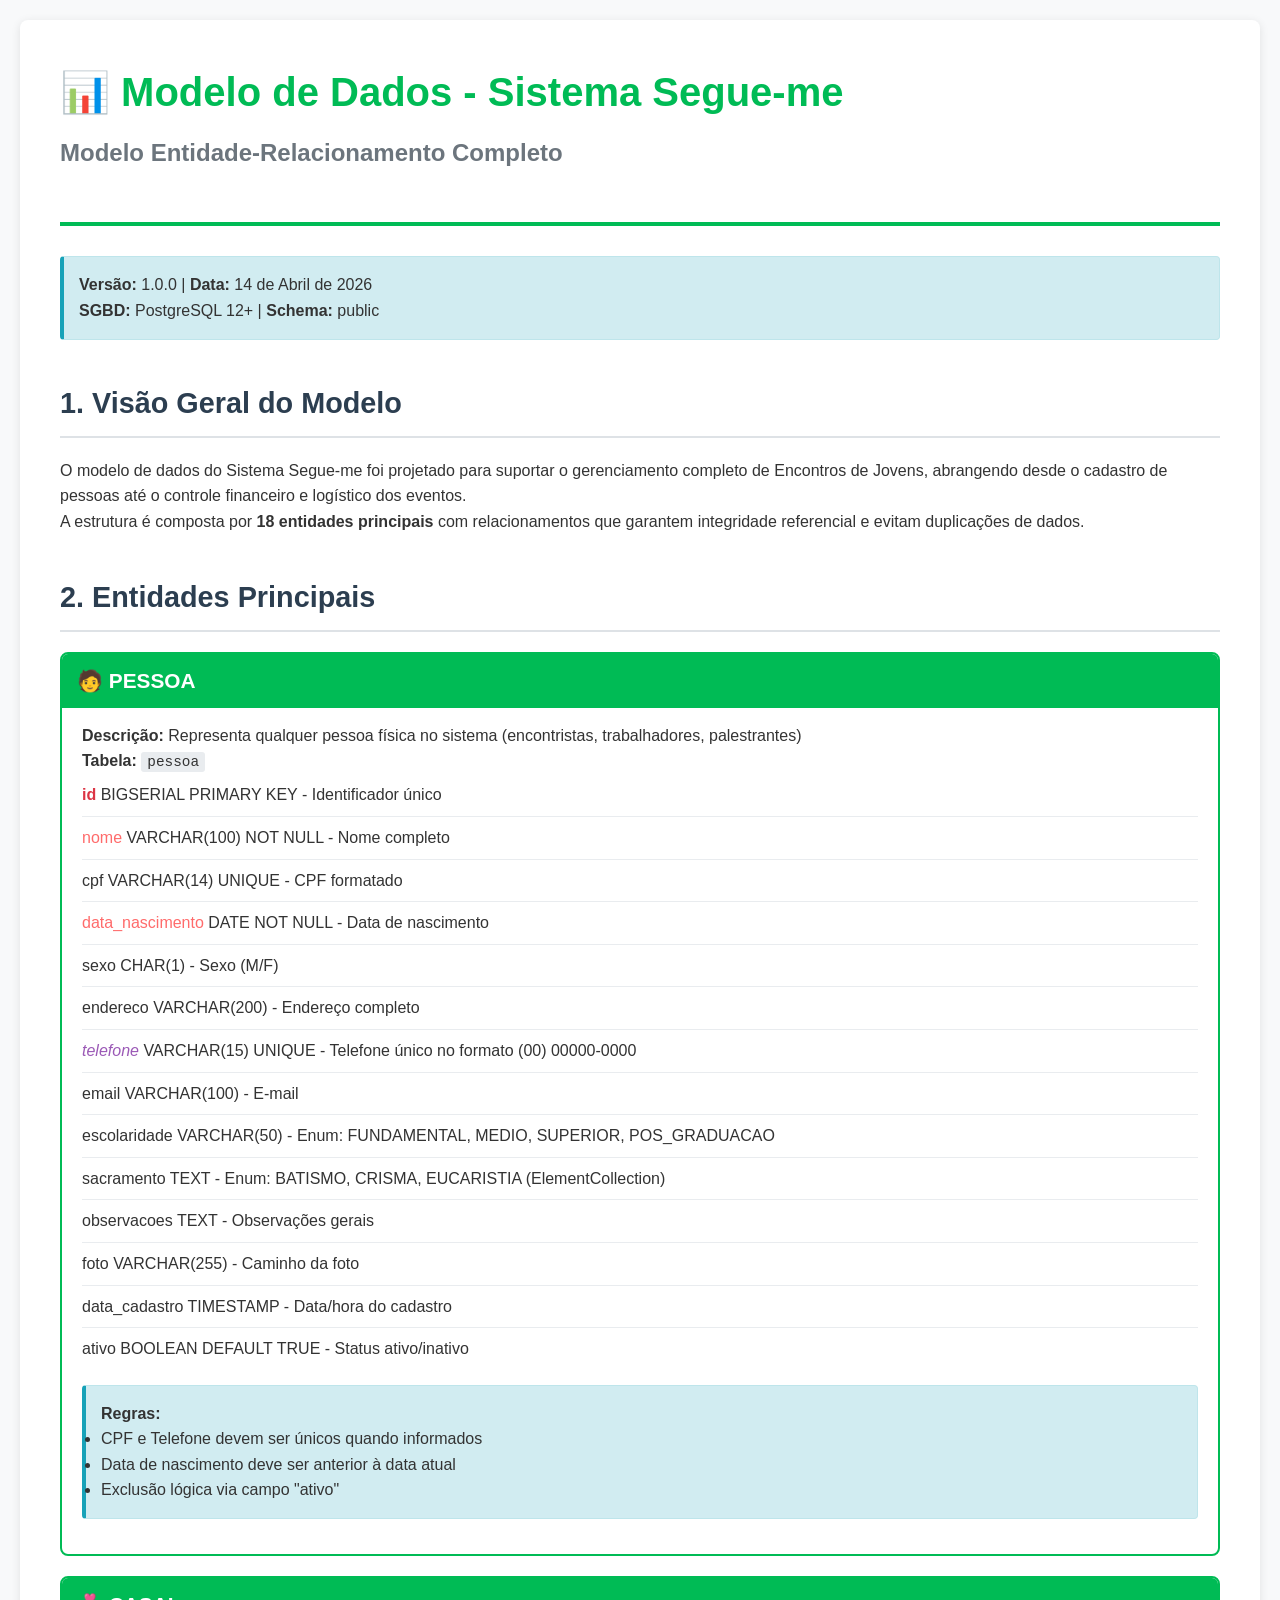
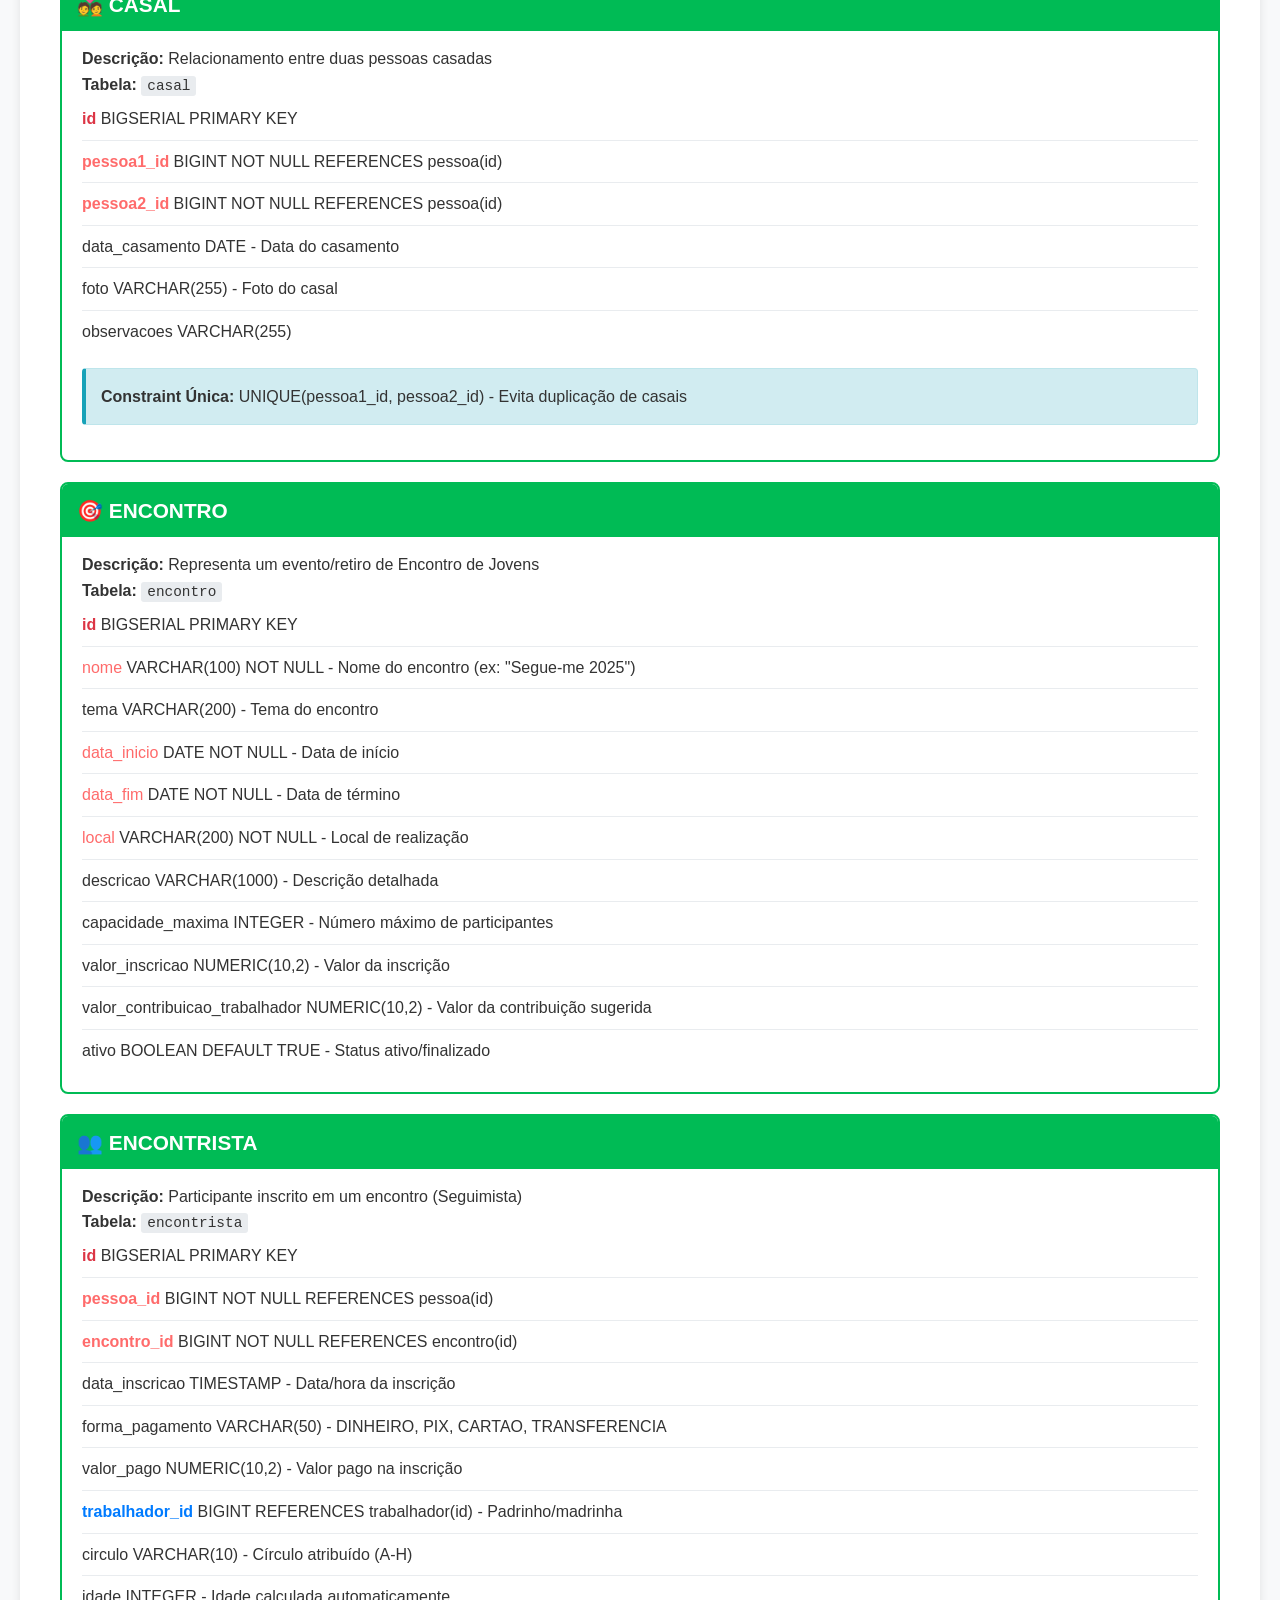
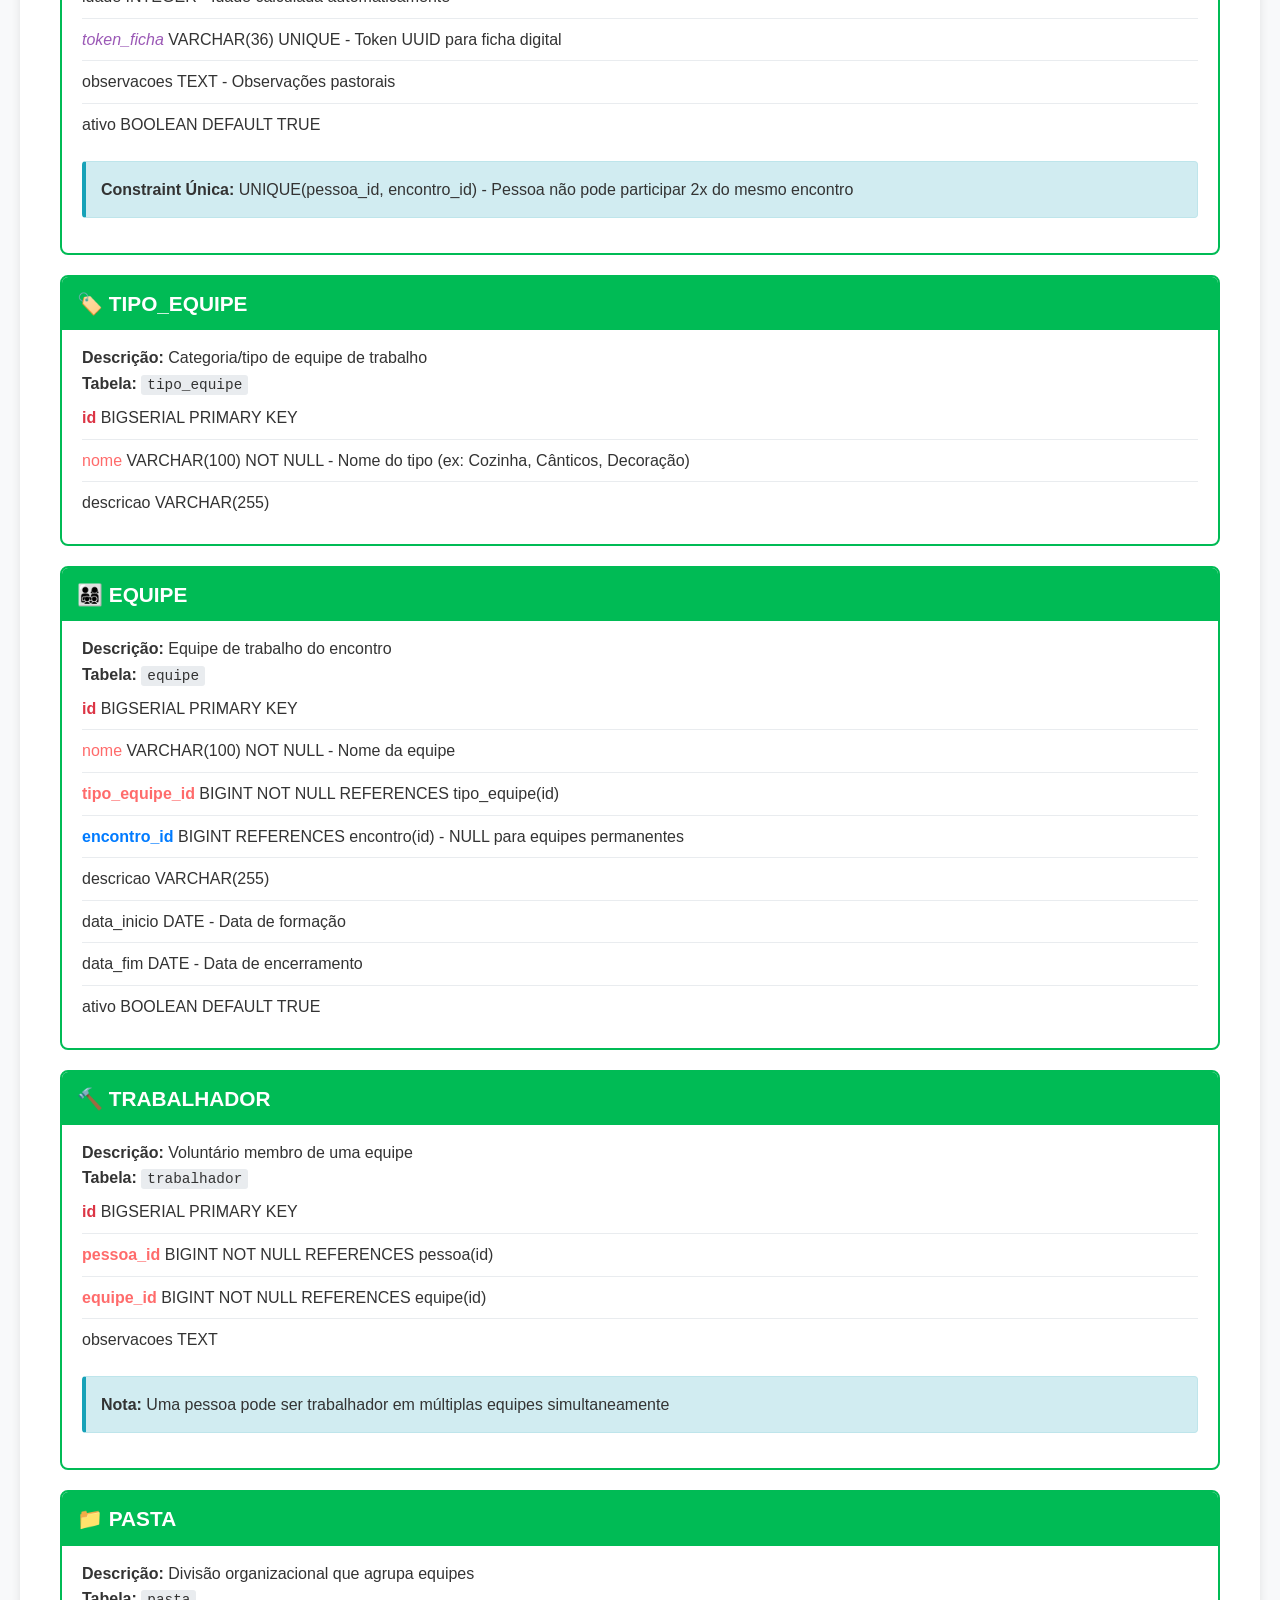
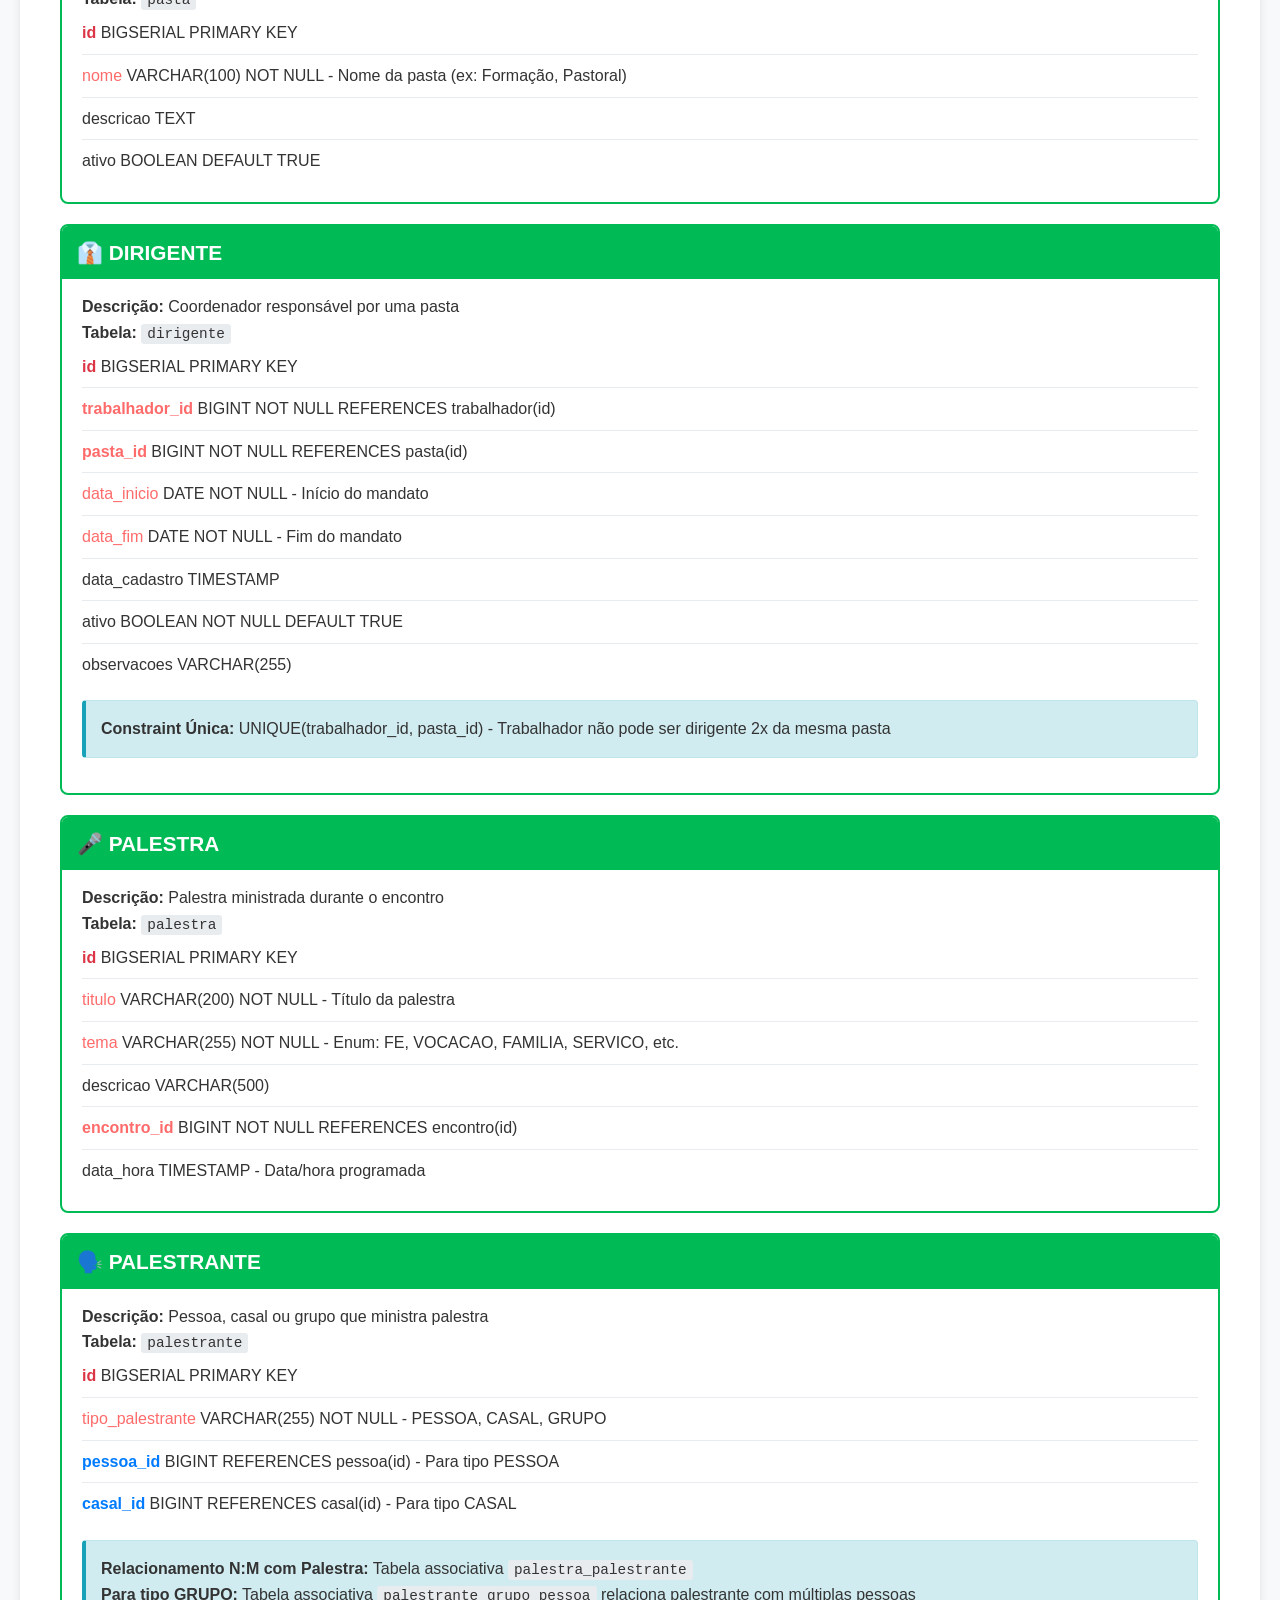
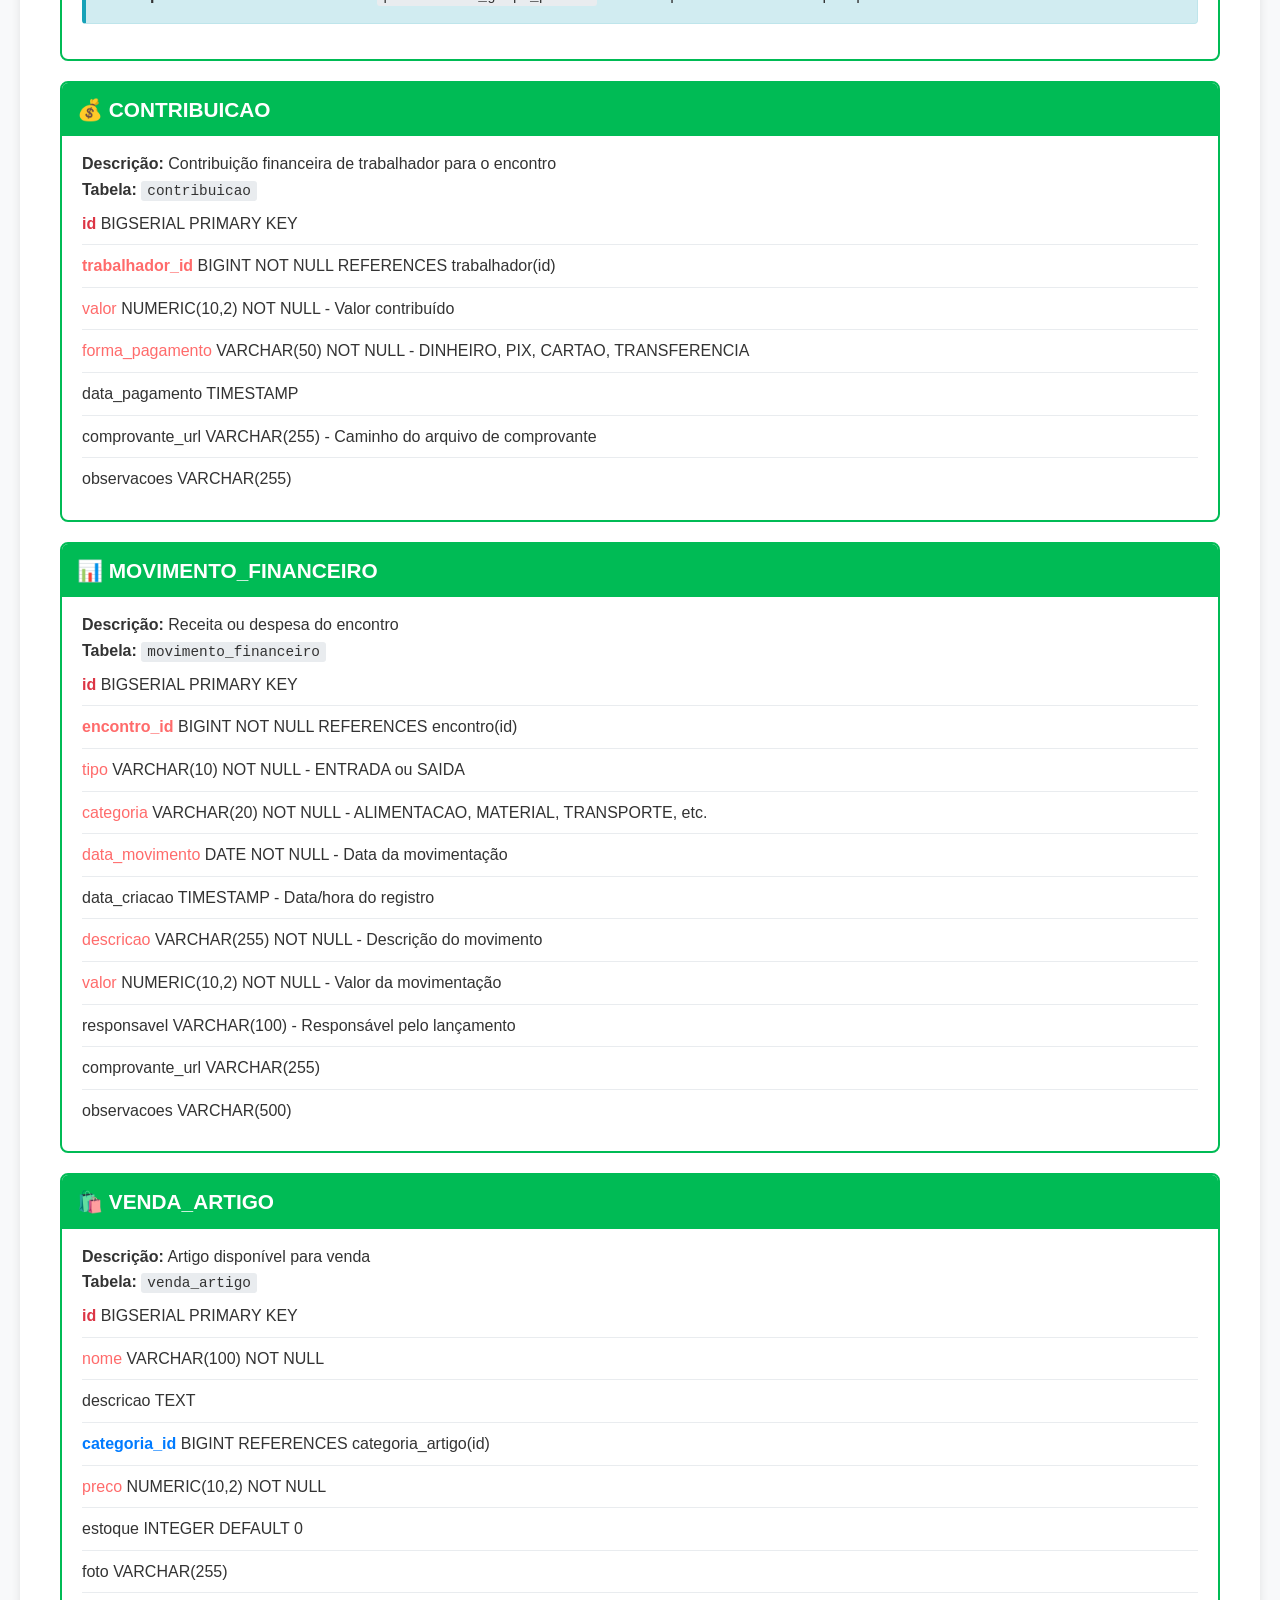
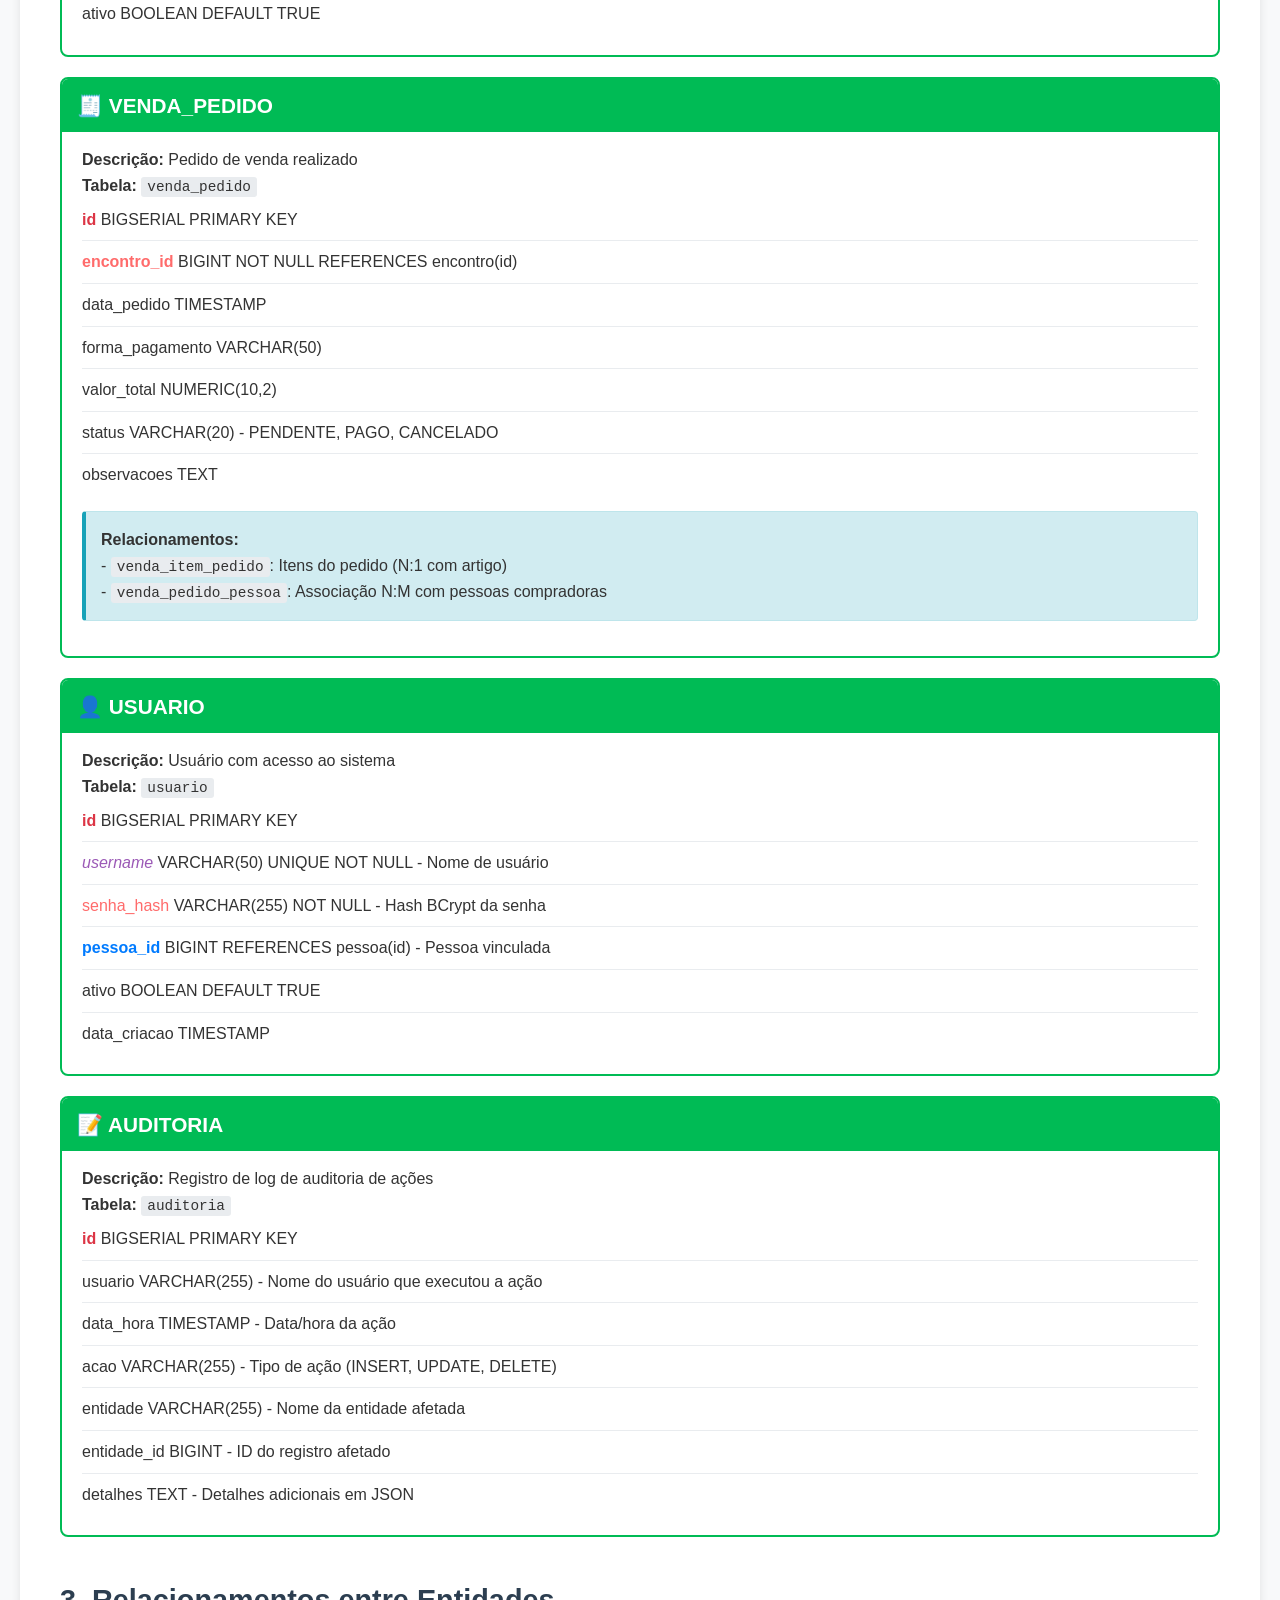
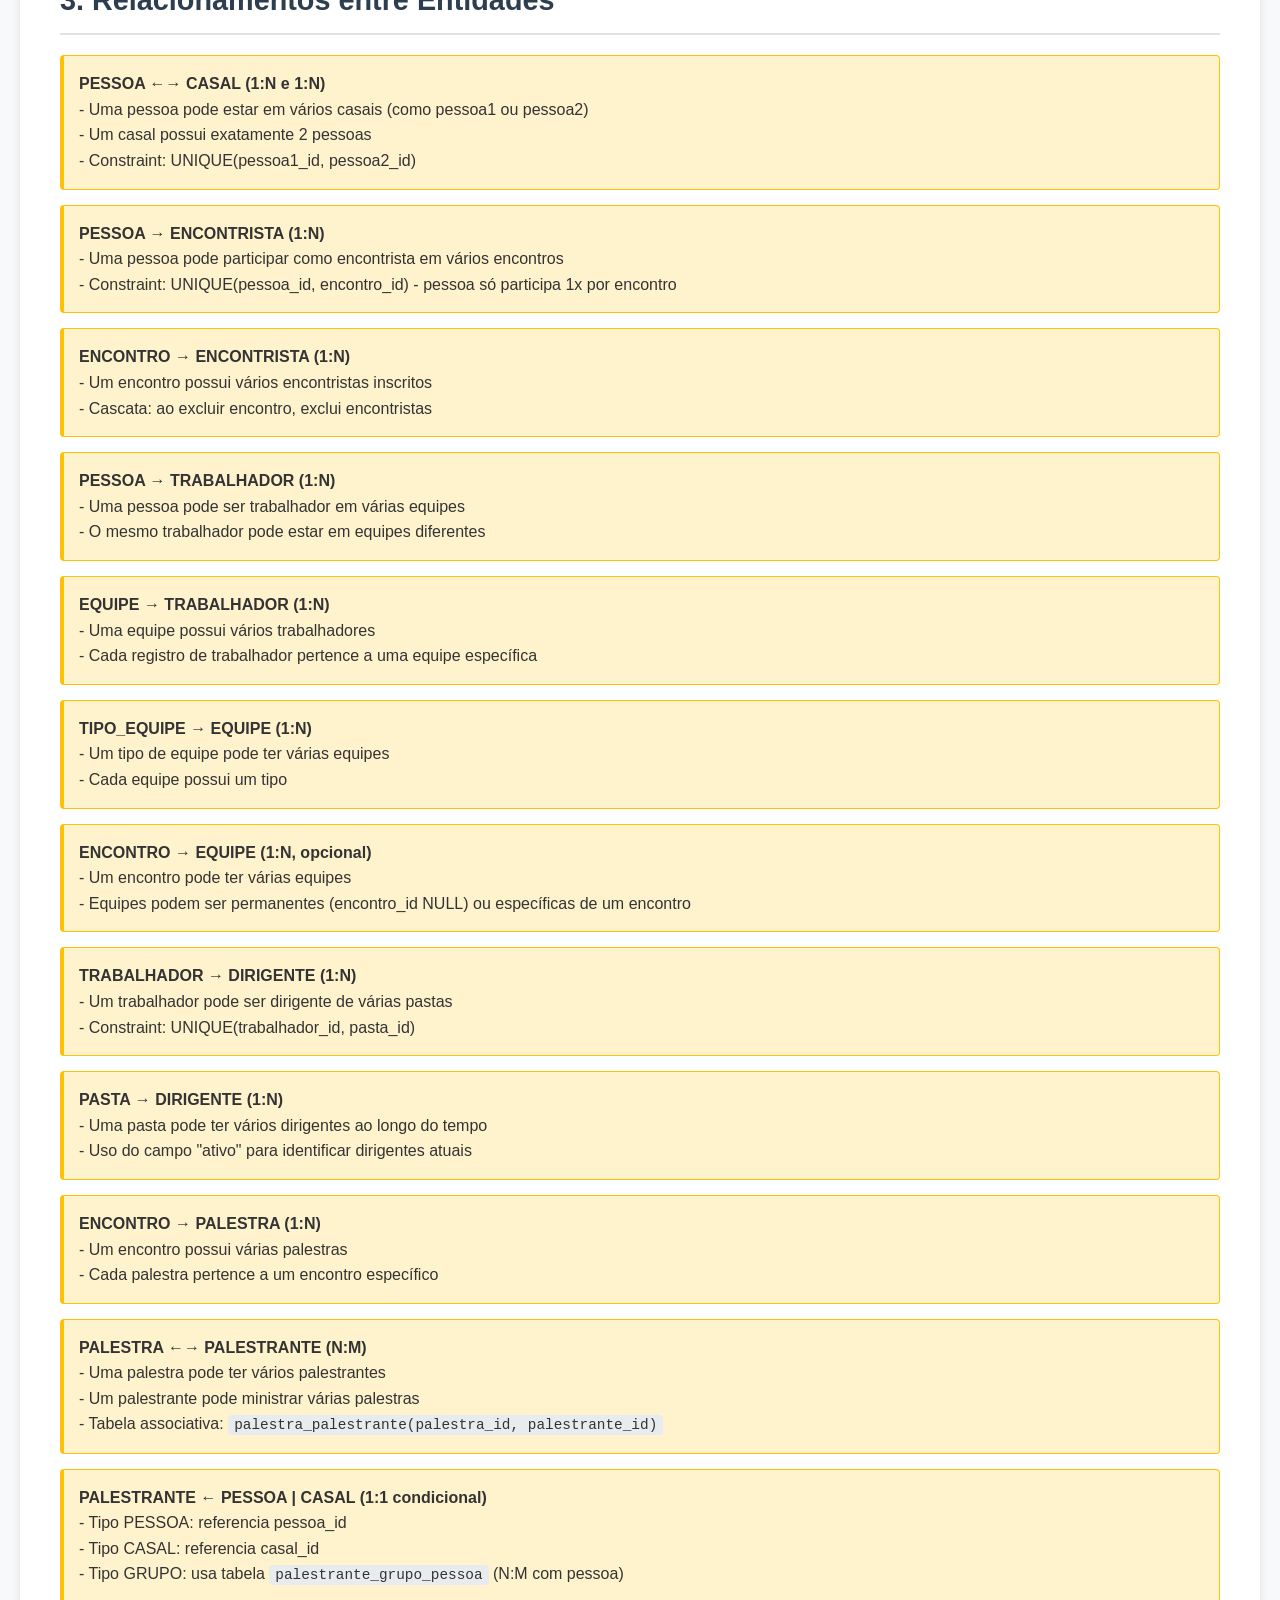
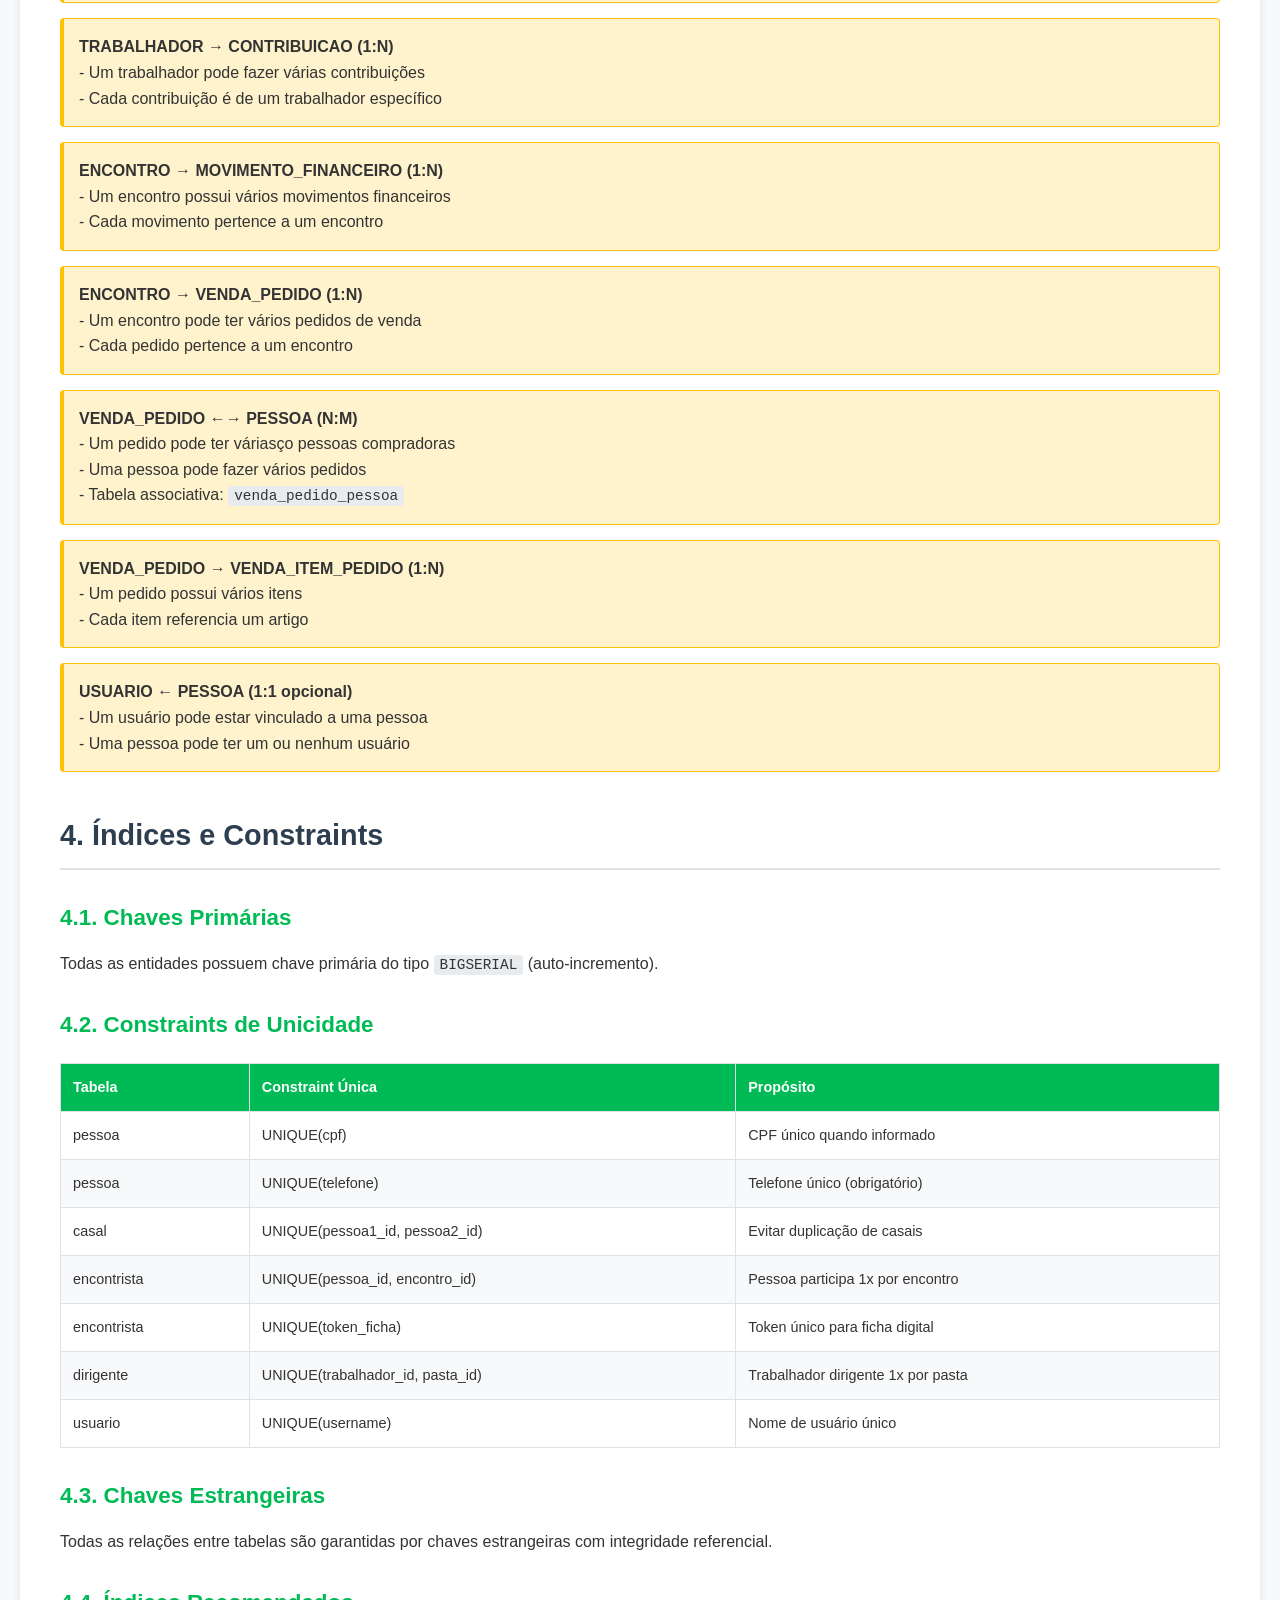
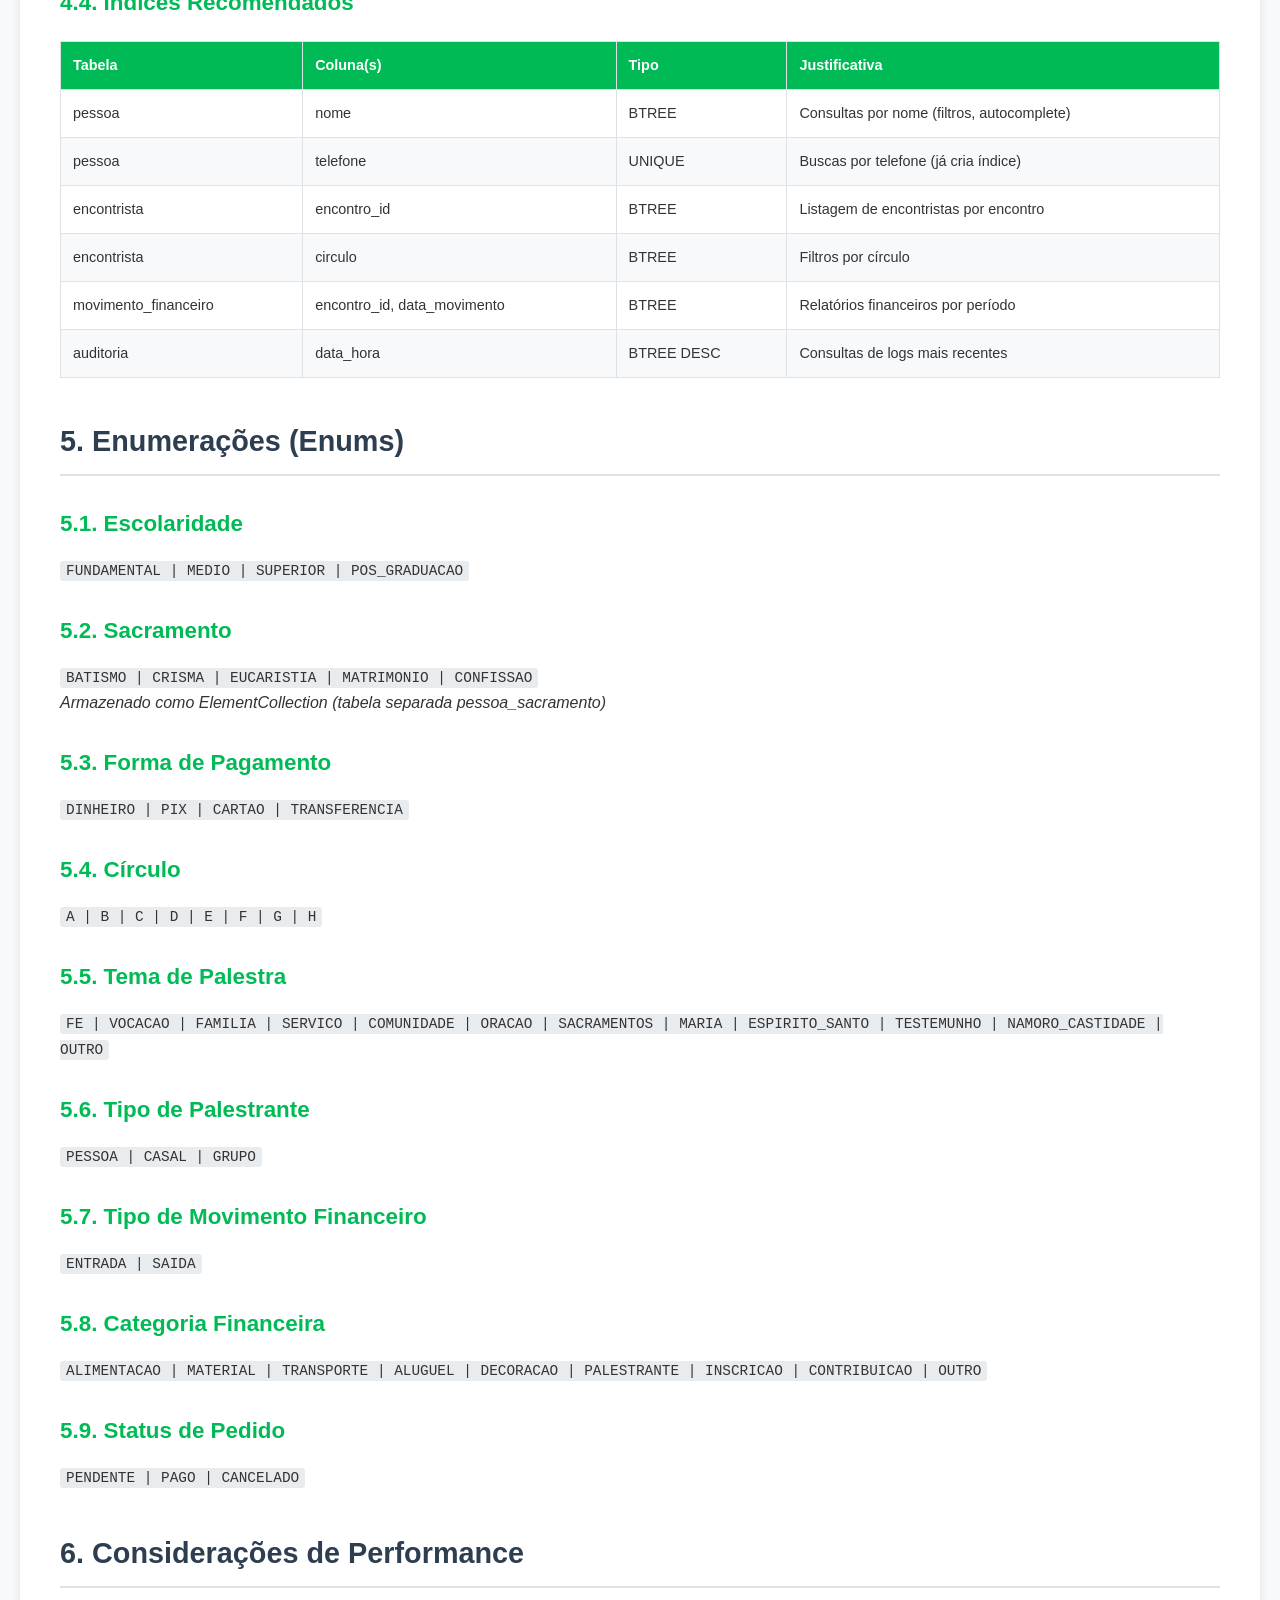
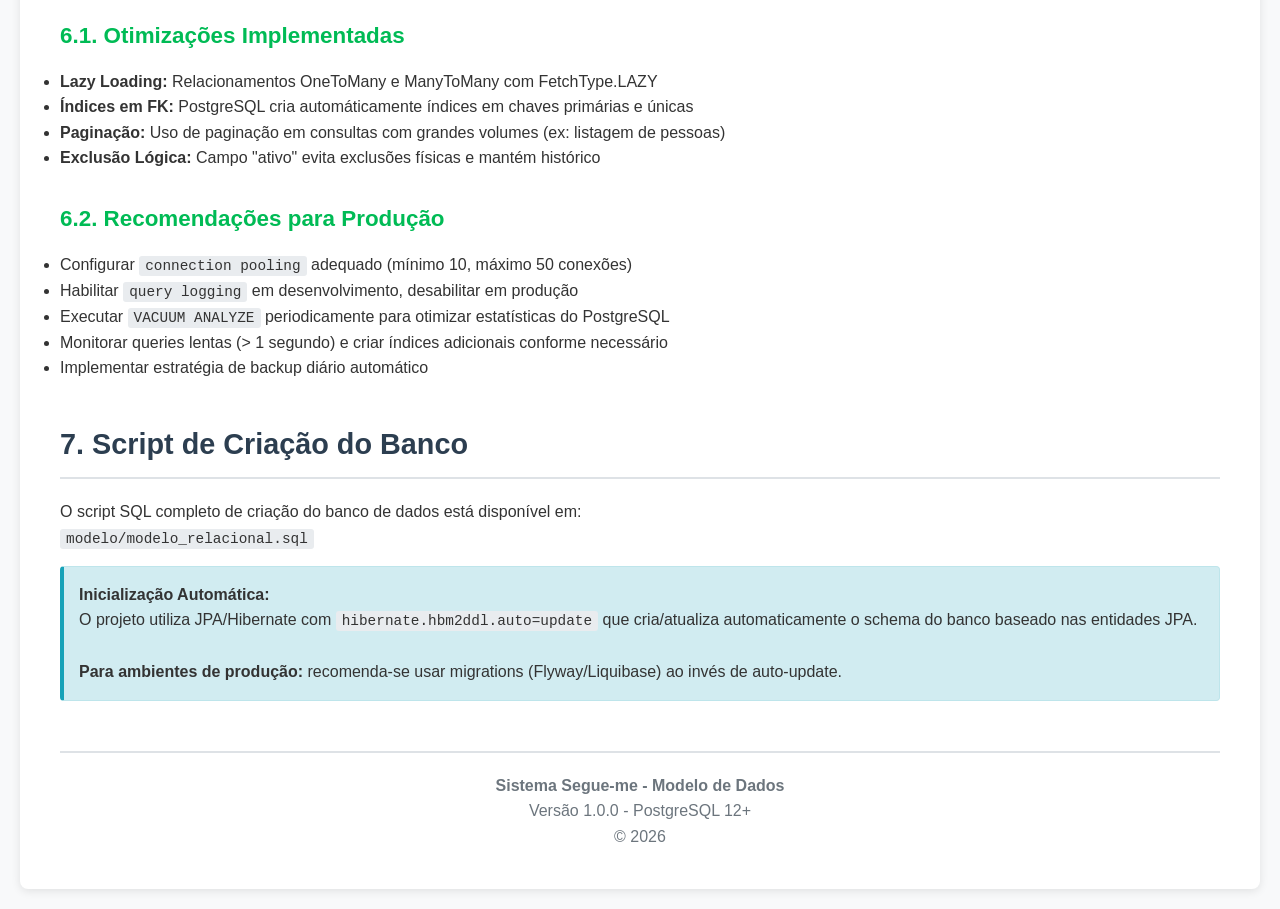
<file: docs/modelo_entidade_relacionamento.html>
<!DOCTYPE html>
<html lang="pt-BR">
<head>
    <meta charset="UTF-8">
    <meta name="viewport" content="width=device-width, initial-scale=1.0">
    <title>Modelo de Dados - Sistema Segue-me</title>
    <style>
        :root {
            --primary-color: #0b5;
            --secondary-color: #2c3e50;
            --background-color: #f8f9fa;
            --text-color: #333;
            --border-color: #dee2e6;
        }

        * {
            margin: 0;
            padding: 0;
            box-sizing: border-box;
        }

        body {
            font-family: 'Segoe UI', Tahoma, Geneva, Verdana, sans-serif;
            line-height: 1.6;
            color: var(--text-color);
            background-color: var(--background-color);
            padding: 20px;
        }

        .container {
            max-width: 1400px;
            margin: 0 auto;
            background: white;
            padding: 40px;
            box-shadow: 0 2px 10px rgba(0,0,0,0.1);
            border-radius: 8px;
        }

        header {
            border-bottom: 4px solid var(--primary-color);
            padding-bottom: 20px;
            margin-bottom: 30px;
        }

        h1 {
            color: var(--primary-color);
            font-size: 2.5em;
            margin-bottom: 10px;
        }

        h2 {
            color: var(--secondary-color);
            font-size: 1.8em;
            margin-top: 40px;
            margin-bottom: 20px;
            padding-bottom: 10px;
            border-bottom: 2px solid var(--border-color);
        }

        h3 {
            color: var(--primary-color);
            font-size: 1.4em;
            margin-top: 30px;
            margin-bottom: 15px;
        }

        table {
            width: 100%;
            border-collapse: collapse;
            margin: 20px 0;
            font-size: 0.9em;
        }

        th, td {
            padding: 12px;
            text-align: left;
            border: 1px solid var(--border-color);
        }

        th {
            background-color: var(--primary-color);
            color: white;
            font-weight: 600;
        }

        tr:nth-child(even) {
            background-color: #f8f9fa;
        }

        tr:hover {
            background-color: #e9ecef;
        }

        .entity-box {
            background: white;
            border: 2px solid var(--primary-color);
            border-radius: 8px;
            padding: 20px;
            margin: 20px 0;
        }

        .entity-title {
            background: var(--primary-color);
            color: white;
            padding: 10px 15px;
            margin: -20px -20px 15px -20px;
            border-radius: 6px 6px 0 0;
            font-size: 1.3em;
            font-weight: bold;
        }

        .attribute-list {
            list-style: none;
            padding: 0;
        }

        .attribute-list li {
            padding: 8px 0;
            border-bottom: 1px solid #e9ecef;
        }

        .attribute-list li:last-child {
            border-bottom: none;
        }

        .pk {
            color: #dc3545;
            font-weight: bold;
        }

        .fk {
            color: #007bff;
            font-weight: bold;
        }

        .required {
            color: #ff6b6b;
        }

        .unique {
            color: #9b59b6;
            font-style: italic;
        }

        code {
            background: #e9ecef;
            padding: 2px 6px;
            border-radius: 3px;
            font-family: 'Courier New', monospace;
            font-size: 0.9em;
        }

        .relationship {
            background: #fff3cd;
            border: 1px solid #ffc107;
            border-left: 4px solid #ffc107;
            padding: 15px;
            margin: 15px 0;
            border-radius: 4px;
        }

        .note {
            background: #d1ecf1;
            border: 1px solid #bee5eb;
            border-left: 4px solid #17a2b8;
            padding: 15px;
            margin: 15px 0;
            border-radius: 4px;
        }

        .diagram {
            background: #f8f9fa;
            border: 2px solid var(--border-color);
            padding: 30px;
            margin: 30px 0;
            border-radius: 8px;
            text-align: center;
            font-family: monospace;
            white-space: pre;
            overflow-x: auto;
        }

        footer {
            margin-top: 50px;
            padding-top: 20px;
            border-top: 2px solid var(--border-color);
            text-align: center;
            color: #6c757d;
        }
    </style>
</head>
<body>
    <div class="container">
        <header>
            <h1>📊 Modelo de Dados - Sistema Segue-me</h1>
            <h2 style="color: #6c757d; font-size: 1.5em; margin-top: 10px; border: none;">Modelo Entidade-Relacionamento Completo</h2>
        </header>

        <div class="note">
            <strong>Versão:</strong> 1.0.0 | <strong>Data:</strong> 14 de Abril de 2026<br>
            <strong>SGBD:</strong> PostgreSQL 12+ | <strong>Schema:</strong> public
        </div>

        <section>
            <h2>1. Visão Geral do Modelo</h2>
            <p>
                O modelo de dados do Sistema Segue-me foi projetado para suportar o gerenciamento completo de Encontros de Jovens,
                abrangendo desde o cadastro de pessoas até o controle financeiro e logístico dos eventos.
            </p>
            <p>
                A estrutura é composta por <strong>18 entidades principais</strong> com relacionamentos que garantem integridade
                referencial e evitam duplicações de dados.
            </p>
        </section>

        <section>
            <h2>2. Entidades Principais</h2>

            <div class="entity-box">
                <div class="entity-title">🧑 PESSOA</div>
                <p><strong>Descrição:</strong> Representa qualquer pessoa física no sistema (encontristas, trabalhadores, palestrantes)</p>
                <p><strong>Tabela:</strong> <code>pessoa</code></p>
                <ul class="attribute-list">
                    <li><span class="pk">id</span> BIGSERIAL PRIMARY KEY - Identificador único</li>
                    <li><span class="required">nome</span> VARCHAR(100) NOT NULL - Nome completo</li>
                    <li>cpf VARCHAR(14) UNIQUE - CPF formatado</li>
                    <li><span class="required">data_nascimento</span> DATE NOT NULL - Data de nascimento</li>
                    <li>sexo CHAR(1) - Sexo (M/F)</li>
                    <li>endereco VARCHAR(200) - Endereço completo</li>
                    <li><span class="unique">telefone</span> VARCHAR(15) UNIQUE - Telefone único no formato (00) 00000-0000</li>
                    <li>email VARCHAR(100) - E-mail</li>
                    <li>escolaridade VARCHAR(50) - Enum: FUNDAMENTAL, MEDIO, SUPERIOR, POS_GRADUACAO</li>
                    <li>sacramento TEXT - Enum: BATISMO, CRISMA, EUCARISTIA (ElementCollection)</li>
                    <li>observacoes TEXT - Observações gerais</li>
                    <li>foto VARCHAR(255) - Caminho da foto</li>
                    <li>data_cadastro TIMESTAMP - Data/hora do cadastro</li>
                    <li>ativo BOOLEAN DEFAULT TRUE - Status ativo/inativo</li>
                </ul>
                <div class="note">
                    <strong>Regras:</strong>
                    <ul>
                        <li>CPF e Telefone devem ser únicos quando informados</li>
                        <li>Data de nascimento deve ser anterior à data atual</li>
                        <li>Exclusão lógica via campo "ativo"</li>
                    </ul>
                </div>
            </div>

            <div class="entity-box">
                <div class="entity-title">💑 CASAL</div>
                <p><strong>Descrição:</strong> Relacionamento entre duas pessoas casadas</p>
                <p><strong>Tabela:</strong> <code>casal</code></p>
                <ul class="attribute-list">
                    <li><span class="pk">id</span> BIGSERIAL PRIMARY KEY</li>
                    <li><span class="fk required">pessoa1_id</span> BIGINT NOT NULL REFERENCES pessoa(id)</li>
                    <li><span class="fk required">pessoa2_id</span> BIGINT NOT NULL REFERENCES pessoa(id)</li>
                    <li>data_casamento DATE - Data do casamento</li>
                    <li>foto VARCHAR(255) - Foto do casal</li>
                    <li>observacoes VARCHAR(255)</li>
                </ul>
                <div class="note">
                    <strong>Constraint Única:</strong> UNIQUE(pessoa1_id, pessoa2_id) - Evita duplicação de casais
                </div>
            </div>

            <div class="entity-box">
                <div class="entity-title">🎯 ENCONTRO</div>
                <p><strong>Descrição:</strong> Representa um evento/retiro de Encontro de Jovens</p>
                <p><strong>Tabela:</strong> <code>encontro</code></p>
                <ul class="attribute-list">
                    <li><span class="pk">id</span> BIGSERIAL PRIMARY KEY</li>
                    <li><span class="required">nome</span> VARCHAR(100) NOT NULL - Nome do encontro (ex: "Segue-me 2025")</li>
                    <li>tema VARCHAR(200) - Tema do encontro</li>
                    <li><span class="required">data_inicio</span> DATE NOT NULL - Data de início</li>
                    <li><span class="required">data_fim</span> DATE NOT NULL - Data de término</li>
                    <li><span class="required">local</span> VARCHAR(200) NOT NULL - Local de realização</li>
                    <li>descricao VARCHAR(1000) - Descrição detalhada</li>
                    <li>capacidade_maxima INTEGER - Número máximo de participantes</li>
                    <li>valor_inscricao NUMERIC(10,2) - Valor da inscrição</li>
                    <li>valor_contribuicao_trabalhador NUMERIC(10,2) - Valor da contribuição sugerida</li>
                    <li>ativo BOOLEAN DEFAULT TRUE - Status ativo/finalizado</li>
                </ul>
            </div>

            <div class="entity-box">
                <div class="entity-title">👥 ENCONTRISTA</div>
                <p><strong>Descrição:</strong> Participante inscrito em um encontro (Seguimista)</p>
                <p><strong>Tabela:</strong> <code>encontrista</code></p>
                <ul class="attribute-list">
                    <li><span class="pk">id</span> BIGSERIAL PRIMARY KEY</li>
                    <li><span class="fk required">pessoa_id</span> BIGINT NOT NULL REFERENCES pessoa(id)</li>
                    <li><span class="fk required">encontro_id</span> BIGINT NOT NULL REFERENCES encontro(id)</li>
                    <li>data_inscricao TIMESTAMP - Data/hora da inscrição</li>
                    <li>forma_pagamento VARCHAR(50) - DINHEIRO, PIX, CARTAO, TRANSFERENCIA</li>
                    <li>valor_pago NUMERIC(10,2) - Valor pago na inscrição</li>
                    <li><span class="fk">trabalhador_id</span> BIGINT REFERENCES trabalhador(id) - Padrinho/madrinha</li>
                    <li>circulo VARCHAR(10) - Círculo atribuído (A-H)</li>
                    <li>idade INTEGER - Idade calculada automaticamente</li>
                    <li><span class="unique">token_ficha</span> VARCHAR(36) UNIQUE - Token UUID para ficha digital</li>
                    <li>observacoes TEXT - Observações pastorais</li>
                    <li>ativo BOOLEAN DEFAULT TRUE</li>
                </ul>
                <div class="note">
                    <strong>Constraint Única:</strong> UNIQUE(pessoa_id, encontro_id) - Pessoa não pode participar 2x do mesmo encontro
                </div>
            </div>

            <div class="entity-box">
                <div class="entity-title">🏷️ TIPO_EQUIPE</div>
                <p><strong>Descrição:</strong> Categoria/tipo de equipe de trabalho</p>
                <p><strong>Tabela:</strong> <code>tipo_equipe</code></p>
                <ul class="attribute-list">
                    <li><span class="pk">id</span> BIGSERIAL PRIMARY KEY</li>
                    <li><span class="required">nome</span> VARCHAR(100) NOT NULL - Nome do tipo (ex: Cozinha, Cânticos, Decoração)</li>
                    <li>descricao VARCHAR(255)</li>
                </ul>
            </div>

            <div class="entity-box">
                <div class="entity-title">👨‍👩‍👧‍👦 EQUIPE</div>
                <p><strong>Descrição:</strong> Equipe de trabalho do encontro</p>
                <p><strong>Tabela:</strong> <code>equipe</code></p>
                <ul class="attribute-list">
                    <li><span class="pk">id</span> BIGSERIAL PRIMARY KEY</li>
                    <li><span class="required">nome</span> VARCHAR(100) NOT NULL - Nome da equipe</li>
                    <li><span class="fk required">tipo_equipe_id</span> BIGINT NOT NULL REFERENCES tipo_equipe(id)</li>
                    <li><span class="fk">encontro_id</span> BIGINT REFERENCES encontro(id) - NULL para equipes permanentes</li>
                    <li>descricao VARCHAR(255)</li>
                    <li>data_inicio DATE - Data de formação</li>
                    <li>data_fim DATE - Data de encerramento</li>
                    <li>ativo BOOLEAN DEFAULT TRUE</li>
                </ul>
            </div>

            <div class="entity-box">
                <div class="entity-title">🔨 TRABALHADOR</div>
                <p><strong>Descrição:</strong> Voluntário membro de uma equipe</p>
                <p><strong>Tabela:</strong> <code>trabalhador</code></p>
                <ul class="attribute-list">
                    <li><span class="pk">id</span> BIGSERIAL PRIMARY KEY</li>
                    <li><span class="fk required">pessoa_id</span> BIGINT NOT NULL REFERENCES pessoa(id)</li>
                    <li><span class="fk required">equipe_id</span> BIGINT NOT NULL REFERENCES equipe(id)</li>
                    <li>observacoes TEXT</li>
                </ul>
                <div class="note">
                    <strong>Nota:</strong> Uma pessoa pode ser trabalhador em múltiplas equipes simultaneamente
                </div>
            </div>

            <div class="entity-box">
                <div class="entity-title">📁 PASTA</div>
                <p><strong>Descrição:</strong> Divisão organizacional que agrupa equipes</p>
                <p><strong>Tabela:</strong> <code>pasta</code></p>
                <ul class="attribute-list">
                    <li><span class="pk">id</span> BIGSERIAL PRIMARY KEY</li>
                    <li><span class="required">nome</span> VARCHAR(100) NOT NULL - Nome da pasta (ex: Formação, Pastoral)</li>
                    <li>descricao TEXT</li>
                    <li>ativo BOOLEAN DEFAULT TRUE</li>
                </ul>
            </div>

            <div class="entity-box">
                <div class="entity-title">👔 DIRIGENTE</div>
                <p><strong>Descrição:</strong> Coordenador responsável por uma pasta</p>
                <p><strong>Tabela:</strong> <code>dirigente</code></p>
                <ul class="attribute-list">
                    <li><span class="pk">id</span> BIGSERIAL PRIMARY KEY</li>
                    <li><span class="fk required">trabalhador_id</span> BIGINT NOT NULL REFERENCES trabalhador(id)</li>
                    <li><span class="fk required">pasta_id</span> BIGINT NOT NULL REFERENCES pasta(id)</li>
                    <li><span class="required">data_inicio</span> DATE NOT NULL - Início do mandato</li>
                    <li><span class="required">data_fim</span> DATE NOT NULL - Fim do mandato</li>
                    <li>data_cadastro TIMESTAMP</li>
                    <li>ativo BOOLEAN NOT NULL DEFAULT TRUE</li>
                    <li>observacoes VARCHAR(255)</li>
                </ul>
                <div class="note">
                    <strong>Constraint Única:</strong> UNIQUE(trabalhador_id, pasta_id) - Trabalhador não pode ser dirigente 2x da mesma pasta
                </div>
            </div>

            <div class="entity-box">
                <div class="entity-title">🎤 PALESTRA</div>
                <p><strong>Descrição:</strong> Palestra ministrada durante o encontro</p>
                <p><strong>Tabela:</strong> <code>palestra</code></p>
                <ul class="attribute-list">
                    <li><span class="pk">id</span> BIGSERIAL PRIMARY KEY</li>
                    <li><span class="required">titulo</span> VARCHAR(200) NOT NULL - Título da palestra</li>
                    <li><span class="required">tema</span> VARCHAR(255) NOT NULL - Enum: FE, VOCACAO, FAMILIA, SERVICO, etc.</li>
                    <li>descricao VARCHAR(500)</li>
                    <li><span class="fk required">encontro_id</span> BIGINT NOT NULL REFERENCES encontro(id)</li>
                    <li>data_hora TIMESTAMP - Data/hora programada</li>
                </ul>
            </div>

            <div class="entity-box">
                <div class="entity-title">🗣️ PALESTRANTE</div>
                <p><strong>Descrição:</strong> Pessoa, casal ou grupo que ministra palestra</p>
                <p><strong>Tabela:</strong> <code>palestrante</code></p>
                <ul class="attribute-list">
                    <li><span class="pk">id</span> BIGSERIAL PRIMARY KEY</li>
                    <li><span class="required">tipo_palestrante</span> VARCHAR(255) NOT NULL - PESSOA, CASAL, GRUPO</li>
                    <li><span class="fk">pessoa_id</span> BIGINT REFERENCES pessoa(id) - Para tipo PESSOA</li>
                    <li><span class="fk">casal_id</span> BIGINT REFERENCES casal(id) - Para tipo CASAL</li>
                </ul>
                <div class="note">
                    <strong>Relacionamento N:M com Palestra:</strong> Tabela associativa <code>palestra_palestrante</code><br>
                    <strong>Para tipo GRUPO:</strong> Tabela associativa <code>palestrante_grupo_pessoa</code> relaciona palestrante com múltiplas pessoas
                </div>
            </div>

            <div class="entity-box">
                <div class="entity-title">💰 CONTRIBUICAO</div>
                <p><strong>Descrição:</strong> Contribuição financeira de trabalhador para o encontro</p>
                <p><strong>Tabela:</strong> <code>contribuicao</code></p>
                <ul class="attribute-list">
                    <li><span class="pk">id</span> BIGSERIAL PRIMARY KEY</li>
                    <li><span class="fk required">trabalhador_id</span> BIGINT NOT NULL REFERENCES trabalhador(id)</li>
                    <li><span class="required">valor</span> NUMERIC(10,2) NOT NULL - Valor contribuído</li>
                    <li><span class="required">forma_pagamento</span> VARCHAR(50) NOT NULL - DINHEIRO, PIX, CARTAO, TRANSFERENCIA</li>
                    <li>data_pagamento TIMESTAMP</li>
                    <li>comprovante_url VARCHAR(255) - Caminho do arquivo de comprovante</li>
                    <li>observacoes VARCHAR(255)</li>
                </ul>
            </div>

            <div class="entity-box">
                <div class="entity-title">📊 MOVIMENTO_FINANCEIRO</div>
                <p><strong>Descrição:</strong> Receita ou despesa do encontro</p>
                <p><strong>Tabela:</strong> <code>movimento_financeiro</code></p>
                <ul class="attribute-list">
                    <li><span class="pk">id</span> BIGSERIAL PRIMARY KEY</li>
                    <li><span class="fk required">encontro_id</span> BIGINT NOT NULL REFERENCES encontro(id)</li>
                    <li><span class="required">tipo</span> VARCHAR(10) NOT NULL - ENTRADA ou SAIDA</li>
                    <li><span class="required">categoria</span> VARCHAR(20) NOT NULL - ALIMENTACAO, MATERIAL, TRANSPORTE, etc.</li>
                    <li><span class="required">data_movimento</span> DATE NOT NULL - Data da movimentação</li>
                    <li>data_criacao TIMESTAMP - Data/hora do registro</li>
                    <li><span class="required">descricao</span> VARCHAR(255) NOT NULL - Descrição do movimento</li>
                    <li><span class="required">valor</span> NUMERIC(10,2) NOT NULL - Valor da movimentação</li>
                    <li>responsavel VARCHAR(100) - Responsável pelo lançamento</li>
                    <li>comprovante_url VARCHAR(255)</li>
                    <li>observacoes VARCHAR(500)</li>
                </ul>
            </div>

            <div class="entity-box">
                <div class="entity-title">🛍️ VENDA_ARTIGO</div>
                <p><strong>Descrição:</strong> Artigo disponível para venda</p>
                <p><strong>Tabela:</strong> <code>venda_artigo</code></p>
                <ul class="attribute-list">
                    <li><span class="pk">id</span> BIGSERIAL PRIMARY KEY</li>
                    <li><span class="required">nome</span> VARCHAR(100) NOT NULL</li>
                    <li>descricao TEXT</li>
                    <li><span class="fk">categoria_id</span> BIGINT REFERENCES categoria_artigo(id)</li>
                    <li><span class="required">preco</span> NUMERIC(10,2) NOT NULL</li>
                    <li>estoque INTEGER DEFAULT 0</li>
                    <li>foto VARCHAR(255)</li>
                    <li>ativo BOOLEAN DEFAULT TRUE</li>
                </ul>
            </div>

            <div class="entity-box">
                <div class="entity-title">🧾 VENDA_PEDIDO</div>
                <p><strong>Descrição:</strong> Pedido de venda realizado</p>
                <p><strong>Tabela:</strong> <code>venda_pedido</code></p>
                <ul class="attribute-list">
                    <li><span class="pk">id</span> BIGSERIAL PRIMARY KEY</li>
                    <li><span class="fk required">encontro_id</span> BIGINT NOT NULL REFERENCES encontro(id)</li>
                    <li>data_pedido TIMESTAMP</li>
                    <li>forma_pagamento VARCHAR(50)</li>
                    <li>valor_total NUMERIC(10,2)</li>
                    <li>status VARCHAR(20) - PENDENTE, PAGO, CANCELADO</li>
                    <li>observacoes TEXT</li>
                </ul>
                <div class="note">
                    <strong>Relacionamentos:</strong><br>
                    - <code>venda_item_pedido</code>: Itens do pedido (N:1 com artigo)<br>
                    - <code>venda_pedido_pessoa</code>: Associação N:M com pessoas compradoras
                </div>
            </div>

            <div class="entity-box">
                <div class="entity-title">👤 USUARIO</div>
                <p><strong>Descrição:</strong> Usuário com acesso ao sistema</p>
                <p><strong>Tabela:</strong> <code>usuario</code></p>
                <ul class="attribute-list">
                    <li><span class="pk">id</span> BIGSERIAL PRIMARY KEY</li>
                    <li><span class="unique required">username</span> VARCHAR(50) UNIQUE NOT NULL - Nome de usuário</li>
                    <li><span class="required">senha_hash</span> VARCHAR(255) NOT NULL - Hash BCrypt da senha</li>
                    <li><span class="fk">pessoa_id</span> BIGINT REFERENCES pessoa(id) - Pessoa vinculada</li>
                    <li>ativo BOOLEAN DEFAULT TRUE</li>
                    <li>data_criacao TIMESTAMP</li>
                </ul>
            </div>

            <div class="entity-box">
                <div class="entity-title">📝 AUDITORIA</div>
                <p><strong>Descrição:</strong> Registro de log de auditoria de ações</p>
                <p><strong>Tabela:</strong> <code>auditoria</code></p>
                <ul class="attribute-list">
                    <li><span class="pk">id</span> BIGSERIAL PRIMARY KEY</li>
                    <li>usuario VARCHAR(255) - Nome do usuário que executou a ação</li>
                    <li>data_hora TIMESTAMP - Data/hora da ação</li>
                    <li>acao VARCHAR(255) - Tipo de ação (INSERT, UPDATE, DELETE)</li>
                    <li>entidade VARCHAR(255) - Nome da entidade afetada</li>
                    <li>entidade_id BIGINT - ID do registro afetado</li>
                    <li>detalhes TEXT - Detalhes adicionais em JSON</li>
                </ul>
            </div>
        </section>

        <section>
            <h2>3. Relacionamentos entre Entidades</h2>

            <div class="relationship">
                <strong>PESSOA ←→ CASAL (1:N e 1:N)</strong><br>
                - Uma pessoa pode estar em vários casais (como pessoa1 ou pessoa2)<br>
                - Um casal possui exatamente 2 pessoas<br>
                - Constraint: UNIQUE(pessoa1_id, pessoa2_id)
            </div>

            <div class="relationship">
                <strong>PESSOA → ENCONTRISTA (1:N)</strong><br>
                - Uma pessoa pode participar como encontrista em vários encontros<br>
                - Constraint: UNIQUE(pessoa_id, encontro_id) - pessoa só participa 1x por encontro
            </div>

            <div class="relationship">
                <strong>ENCONTRO → ENCONTRISTA (1:N)</strong><br>
                - Um encontro possui vários encontristas inscritos<br>
                - Cascata: ao excluir encontro, exclui encontristas
            </div>

            <div class="relationship">
                <strong>PESSOA → TRABALHADOR (1:N)</strong><br>
                - Uma pessoa pode ser trabalhador em várias equipes<br>
                - O mesmo trabalhador pode estar em equipes diferentes
            </div>

            <div class="relationship">
                <strong>EQUIPE → TRABALHADOR (1:N)</strong><br>
                - Uma equipe possui vários trabalhadores<br>
                - Cada registro de trabalhador pertence a uma equipe específica
            </div>

            <div class="relationship">
                <strong>TIPO_EQUIPE → EQUIPE (1:N)</strong><br>
                - Um tipo de equipe pode ter várias equipes<br>
                - Cada equipe possui um tipo
            </div>

            <div class="relationship">
                <strong>ENCONTRO → EQUIPE (1:N, opcional)</strong><br>
                - Um encontro pode ter várias equipes<br>
                - Equipes podem ser permanentes (encontro_id NULL) ou específicas de um encontro
            </div>

            <div class="relationship">
                <strong>TRABALHADOR → DIRIGENTE (1:N)</strong><br>
                - Um trabalhador pode ser dirigente de várias pastas<br>
                - Constraint: UNIQUE(trabalhador_id, pasta_id)
            </div>

            <div class="relationship">
                <strong>PASTA → DIRIGENTE (1:N)</strong><br>
                - Uma pasta pode ter vários dirigentes ao longo do tempo<br>
                - Uso do campo "ativo" para identificar dirigentes atuais
            </div>

            <div class="relationship">
                <strong>ENCONTRO → PALESTRA (1:N)</strong><br>
                - Um encontro possui várias palestras<br>
                - Cada palestra pertence a um encontro específico
            </div>

            <div class="relationship">
                <strong>PALESTRA ←→ PALESTRANTE (N:M)</strong><br>
                - Uma palestra pode ter vários palestrantes<br>
                - Um palestrante pode ministrar várias palestras<br>
                - Tabela associativa: <code>palestra_palestrante(palestra_id, palestrante_id)</code>
            </div>

            <div class="relationship">
                <strong>PALESTRANTE ← PESSOA | CASAL (1:1 condicional)</strong><br>
                - Tipo PESSOA: referencia pessoa_id<br>
                - Tipo CASAL: referencia casal_id<br>
                - Tipo GRUPO: usa tabela <code>palestrante_grupo_pessoa</code> (N:M com pessoa)
            </div>

            <div class="relationship">
                <strong>TRABALHADOR → CONTRIBUICAO (1:N)</strong><br>
                - Um trabalhador pode fazer várias contribuições<br>
                - Cada contribuição é de um trabalhador específico
            </div>

            <div class="relationship">
                <strong>ENCONTRO → MOVIMENTO_FINANCEIRO (1:N)</strong><br>
                - Um encontro possui vários movimentos financeiros<br>
                - Cada movimento pertence a um encontro
            </div>

            <div class="relationship">
                <strong>ENCONTRO → VENDA_PEDIDO (1:N)</strong><br>
                - Um encontro pode ter vários pedidos de venda<br>
                - Cada pedido pertence a um encontro
            </div>

            <div class="relationship">
                <strong>VENDA_PEDIDO ←→ PESSOA (N:M)</strong><br>
                - Um pedido pode ter váriasço pessoas compradoras<br>
                - Uma pessoa pode fazer vários pedidos<br>
                - Tabela associativa: <code>venda_pedido_pessoa</code>
            </div>

            <div class="relationship">
                <strong>VENDA_PEDIDO → VENDA_ITEM_PEDIDO (1:N)</strong><br>
                - Um pedido possui vários itens<br>
                - Cada item referencia um artigo
            </div>

            <div class="relationship">
                <strong>USUARIO ← PESSOA (1:1 opcional)</strong><br>
                - Um usuário pode estar vinculado a uma pessoa<br>
                - Uma pessoa pode ter um ou nenhum usuário
            </div>
        </section>

        <section>
            <h2>4. Índices e Constraints</h2>

            <h3>4.1. Chaves Primárias</h3>
            <p>Todas as entidades possuem chave primária do tipo <code>BIGSERIAL</code> (auto-incremento).</p>

            <h3>4.2. Constraints de Unicidade</h3>
            <table>
                <thead>
                    <tr>
                        <th>Tabela</th>
                        <th>Constraint Única</th>
                        <th>Propósito</th>
                    </tr>
                </thead>
                <tbody>
                    <tr>
                        <td>pessoa</td>
                        <td>UNIQUE(cpf)</td>
                        <td>CPF único quando informado</td>
                    </tr>
                    <tr>
                        <td>pessoa</td>
                        <td>UNIQUE(telefone)</td>
                        <td>Telefone único (obrigatório)</td>
                    </tr>
                    <tr>
                        <td>casal</td>
                        <td>UNIQUE(pessoa1_id, pessoa2_id)</td>
                        <td>Evitar duplicação de casais</td>
                    </tr>
                    <tr>
                        <td>encontrista</td>
                        <td>UNIQUE(pessoa_id, encontro_id)</td>
                        <td>Pessoa participa 1x por encontro</td>
                    </tr>
                    <tr>
                        <td>encontrista</td>
                        <td>UNIQUE(token_ficha)</td>
                        <td>Token único para ficha digital</td>
                    </tr>
                    <tr>
                        <td>dirigente</td>
                        <td>UNIQUE(trabalhador_id, pasta_id)</td>
                        <td>Trabalhador dirigente 1x por pasta</td>
                    </tr>
                    <tr>
                        <td>usuario</td>
                        <td>UNIQUE(username)</td>
                        <td>Nome de usuário único</td>
                    </tr>
                </tbody>
            </table>

            <h3>4.3. Chaves Estrangeiras</h3>
            <p>Todas as relações entre tabelas são garantidas por chaves estrangeiras com integridade referencial.</p>

            <h3>4.4. Índices Recomendados</h3>
            <table>
                <thead>
                    <tr>
                        <th>Tabela</th>
                        <th>Coluna(s)</th>
                        <th>Tipo</th>
                        <th>Justificativa</th>
                    </tr>
                </thead>
                <tbody>
                    <tr>
                        <td>pessoa</td>
                        <td>nome</td>
                        <td>BTREE</td>
                        <td>Consultas por nome (filtros, autocomplete)</td>
                    </tr>
                    <tr>
                        <td>pessoa</td>
                        <td>telefone</td>
                        <td>UNIQUE</td>
                        <td>Buscas por telefone (já cria índice)</td>
                    </tr>
                    <tr>
                        <td>encontrista</td>
                        <td>encontro_id</td>
                        <td>BTREE</td>
                        <td>Listagem de encontristas por encontro</td>
                    </tr>
                    <tr>
                        <td>encontrista</td>
                        <td>circulo</td>
                        <td>BTREE</td>
                        <td>Filtros por círculo</td>
                    </tr>
                    <tr>
                        <td>movimento_financeiro</td>
                        <td>encontro_id, data_movimento</td>
                        <td>BTREE</td>
                        <td>Relatórios financeiros por período</td>
                    </tr>
                    <tr>
                        <td>auditoria</td>
                        <td>data_hora</td>
                        <td>BTREE DESC</td>
                        <td>Consultas de logs mais recentes</td>
                    </tr>
                </tbody>
            </table>
        </section>

        <section>
            <h2>5. Enumerações (Enums)</h2>

            <h3>5.1. Escolaridade</h3>
            <code>FUNDAMENTAL | MEDIO | SUPERIOR | POS_GRADUACAO</code>

            <h3>5.2. Sacramento</h3>
            <code>BATISMO | CRISMA | EUCARISTIA | MATRIMONIO | CONFISSAO</code>
            <p><em>Armazenado como ElementCollection (tabela separada pessoa_sacramento)</em></p>

            <h3>5.3. Forma de Pagamento</h3>
            <code>DINHEIRO | PIX | CARTAO | TRANSFERENCIA</code>

            <h3>5.4. Círculo</h3>
            <code>A | B | C | D | E | F | G | H</code>

            <h3>5.5. Tema de Palestra</h3>
            <code>FE | VOCACAO | FAMILIA | SERVICO | COMUNIDADE | ORACAO | SACRAMENTOS | MARIA | ESPIRITO_SANTO | TESTEMUNHO | NAMORO_CASTIDADE | OUTRO</code>

            <h3>5.6. Tipo de Palestrante</h3>
            <code>PESSOA | CASAL | GRUPO</code>

            <h3>5.7. Tipo de Movimento Financeiro</h3>
            <code>ENTRADA | SAIDA</code>

            <h3>5.8. Categoria Financeira</h3>
            <code>ALIMENTACAO | MATERIAL | TRANSPORTE | ALUGUEL | DECORACAO | PALESTRANTE | INSCRICAO | CONTRIBUICAO | OUTRO</code>

            <h3>5.9. Status de Pedido</h3>
            <code>PENDENTE | PAGO | CANCELADO</code>
        </section>

        <section>
            <h2>6. Considerações de Performance</h2>

            <h3>6.1. Otimizações Implementadas</h3>
            <ul>
                <li><strong>Lazy Loading:</strong> Relacionamentos OneToMany e ManyToMany com FetchType.LAZY</li>
                <li><strong>Índices em FK:</strong> PostgreSQL cria automáticamente índices em chaves primárias e únicas</li>
                <li><strong>Paginação:</strong> Uso de paginação em consultas com grandes volumes (ex: listagem de pessoas)</li>
                <li><strong>Exclusão Lógica:</strong> Campo "ativo" evita exclusões físicas e mantém histórico</li>
            </ul>

            <h3>6.2. Recomendações para Produção</h3>
            <ul>
                <li>Configurar <code>connection pooling</code> adequado (mínimo 10, máximo 50 conexões)</li>
                <li>Habilitar <code>query logging</code> em desenvolvimento, desabilitar em produção</li>
                <li>Executar <code>VACUUM ANALYZE</code> periodicamente para otimizar estatísticas do PostgreSQL</li>
                <li>Monitorar queries lentas (> 1 segundo) e criar índices adicionais conforme necessário</li>
                <li>Implementar estratégia de backup diário automático</li>
            </ul>
        </section>

        <section>
            <h2>7. Script de Criação do Banco</h2>
            <p>O script SQL completo de criação do banco de dados está disponível em:</p>
            <p><code>modelo/modelo_relacional.sql</code></p>
            
            <div class="note">
                <strong>Inicialização Automática:</strong><br>
                O projeto utiliza JPA/Hibernate com <code>hibernate.hbm2ddl.auto=update</code> 
                que cria/atualiza automaticamente o schema do banco baseado nas entidades JPA.<br><br>
                <strong>Para ambientes de produção:</strong> recomenda-se usar migrations (Flyway/Liquibase) 
                ao invés de auto-update.
            </div>
        </section>

        <footer>
            <p><strong>Sistema Segue-me - Modelo de Dados</strong></p>
            <p>Versão 1.0.0 - PostgreSQL 12+</p>
            <p>© 2026</p>
        </footer>
    </div>
</body>
</html>
</file>
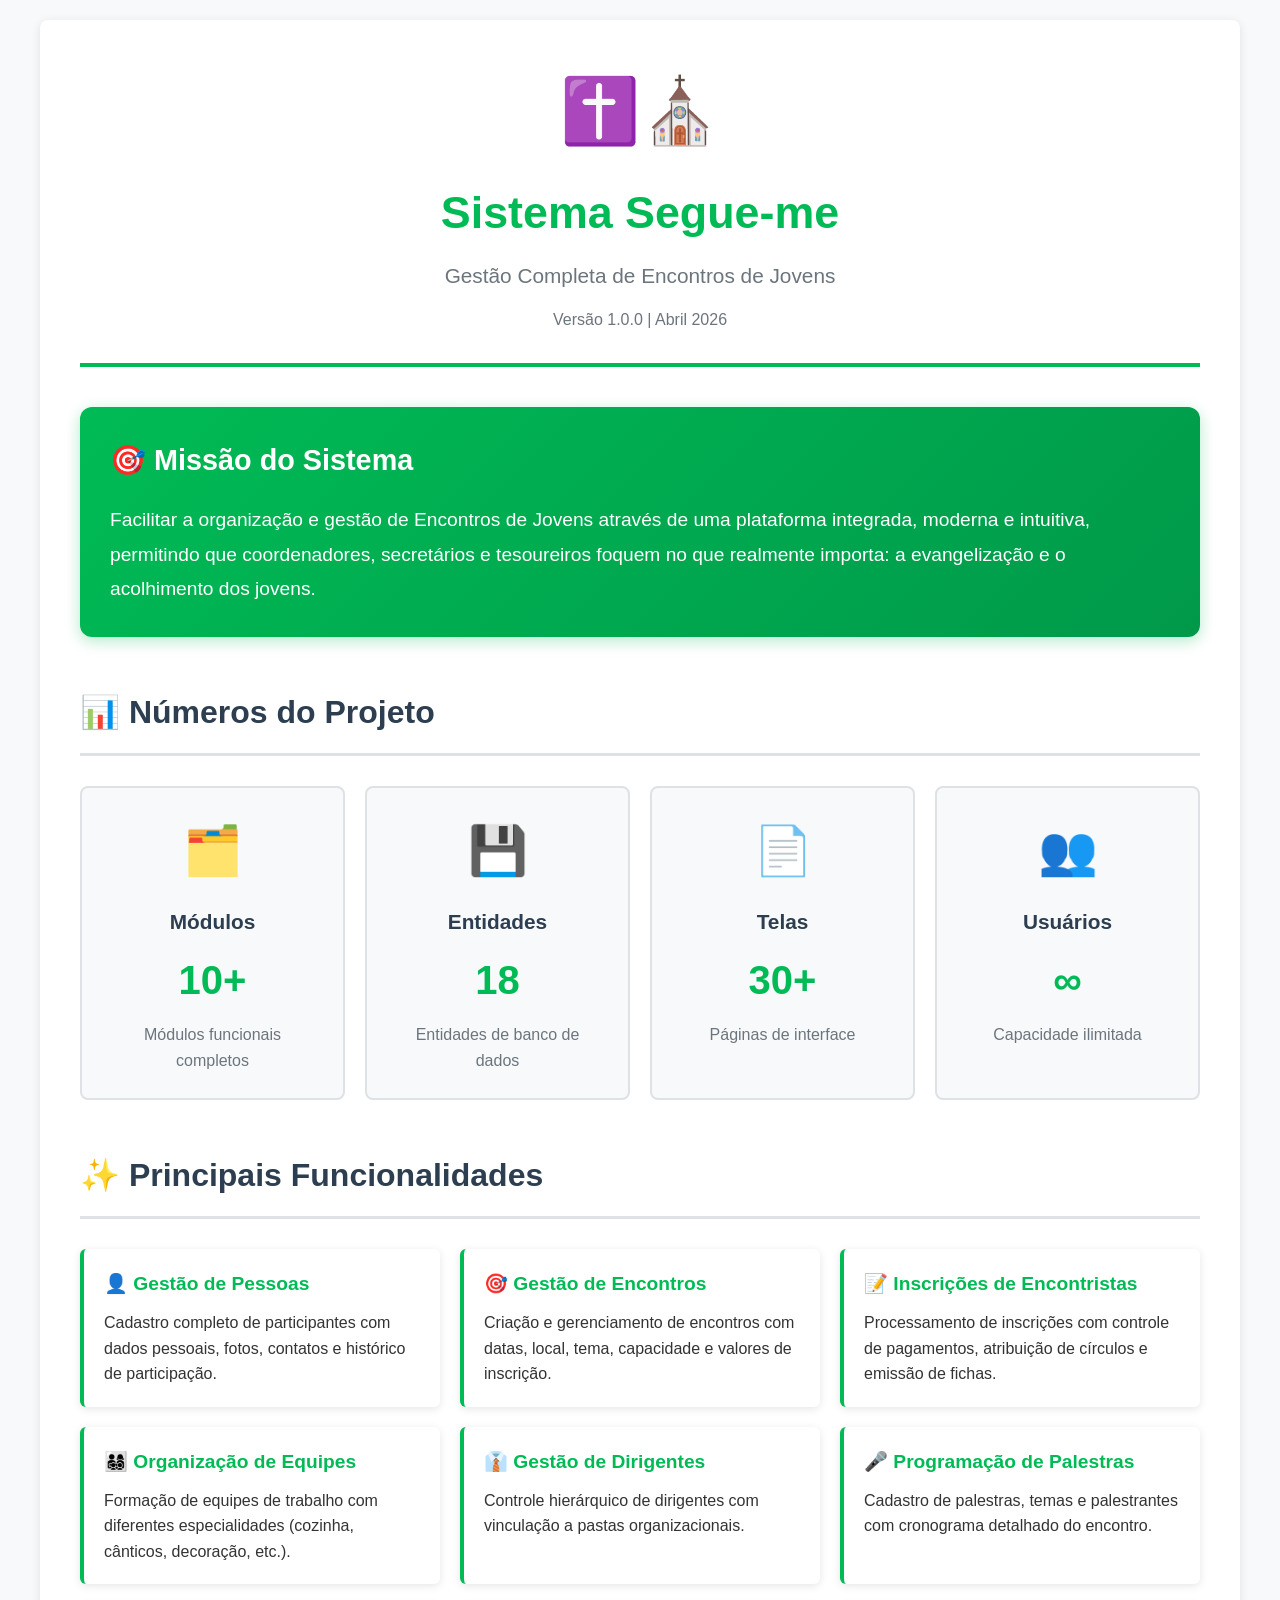
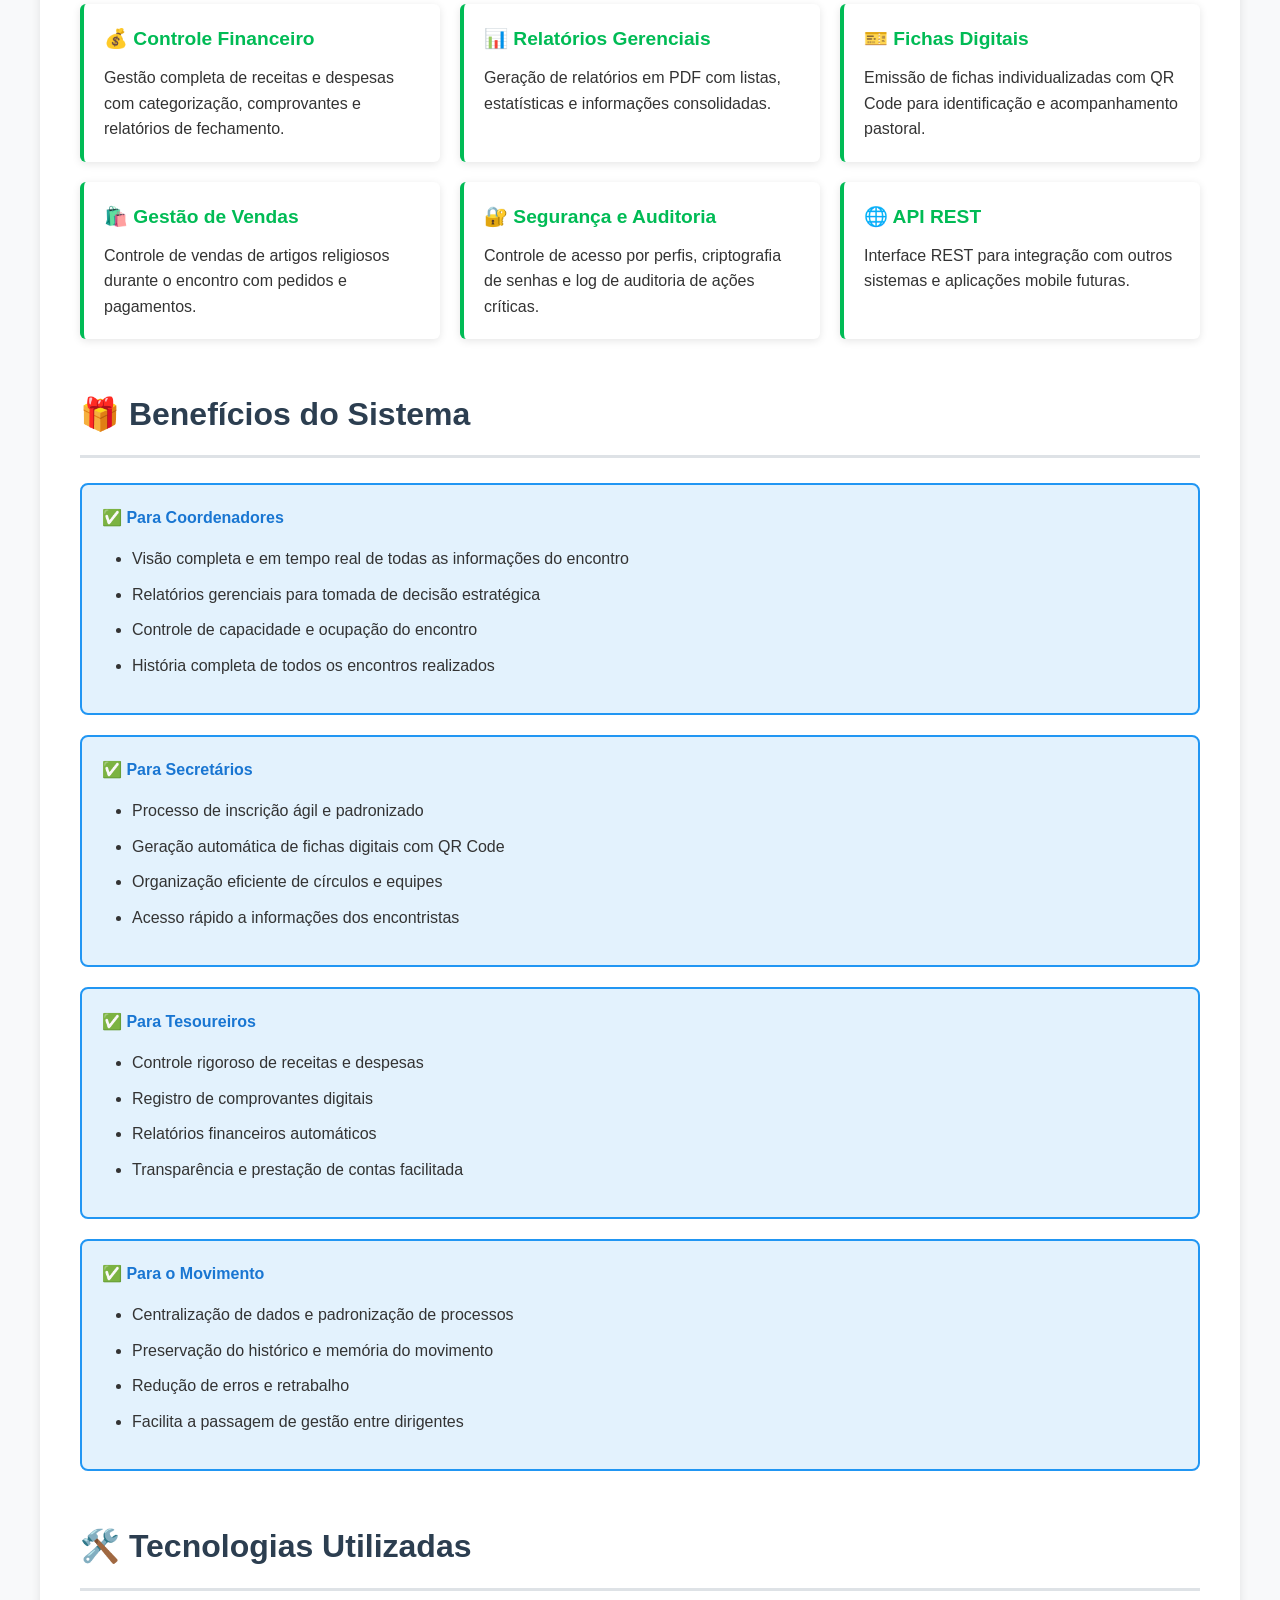
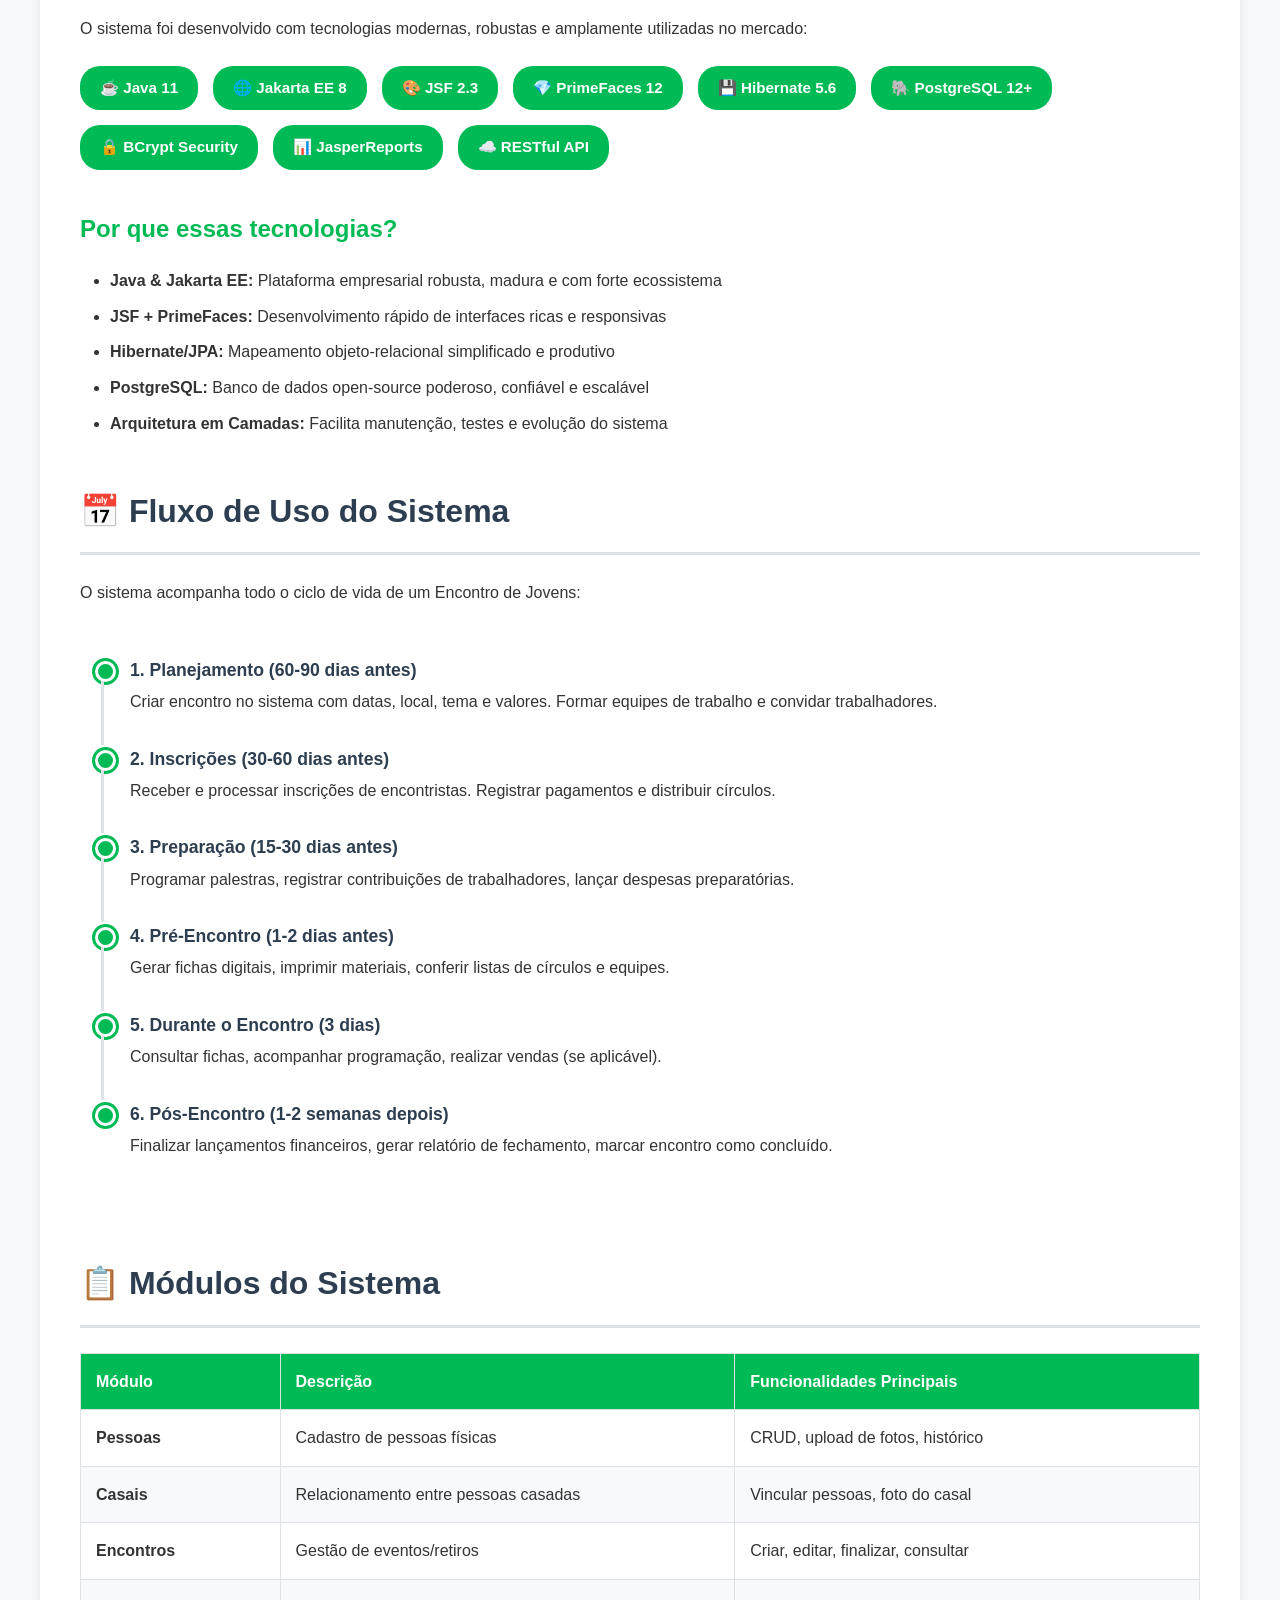
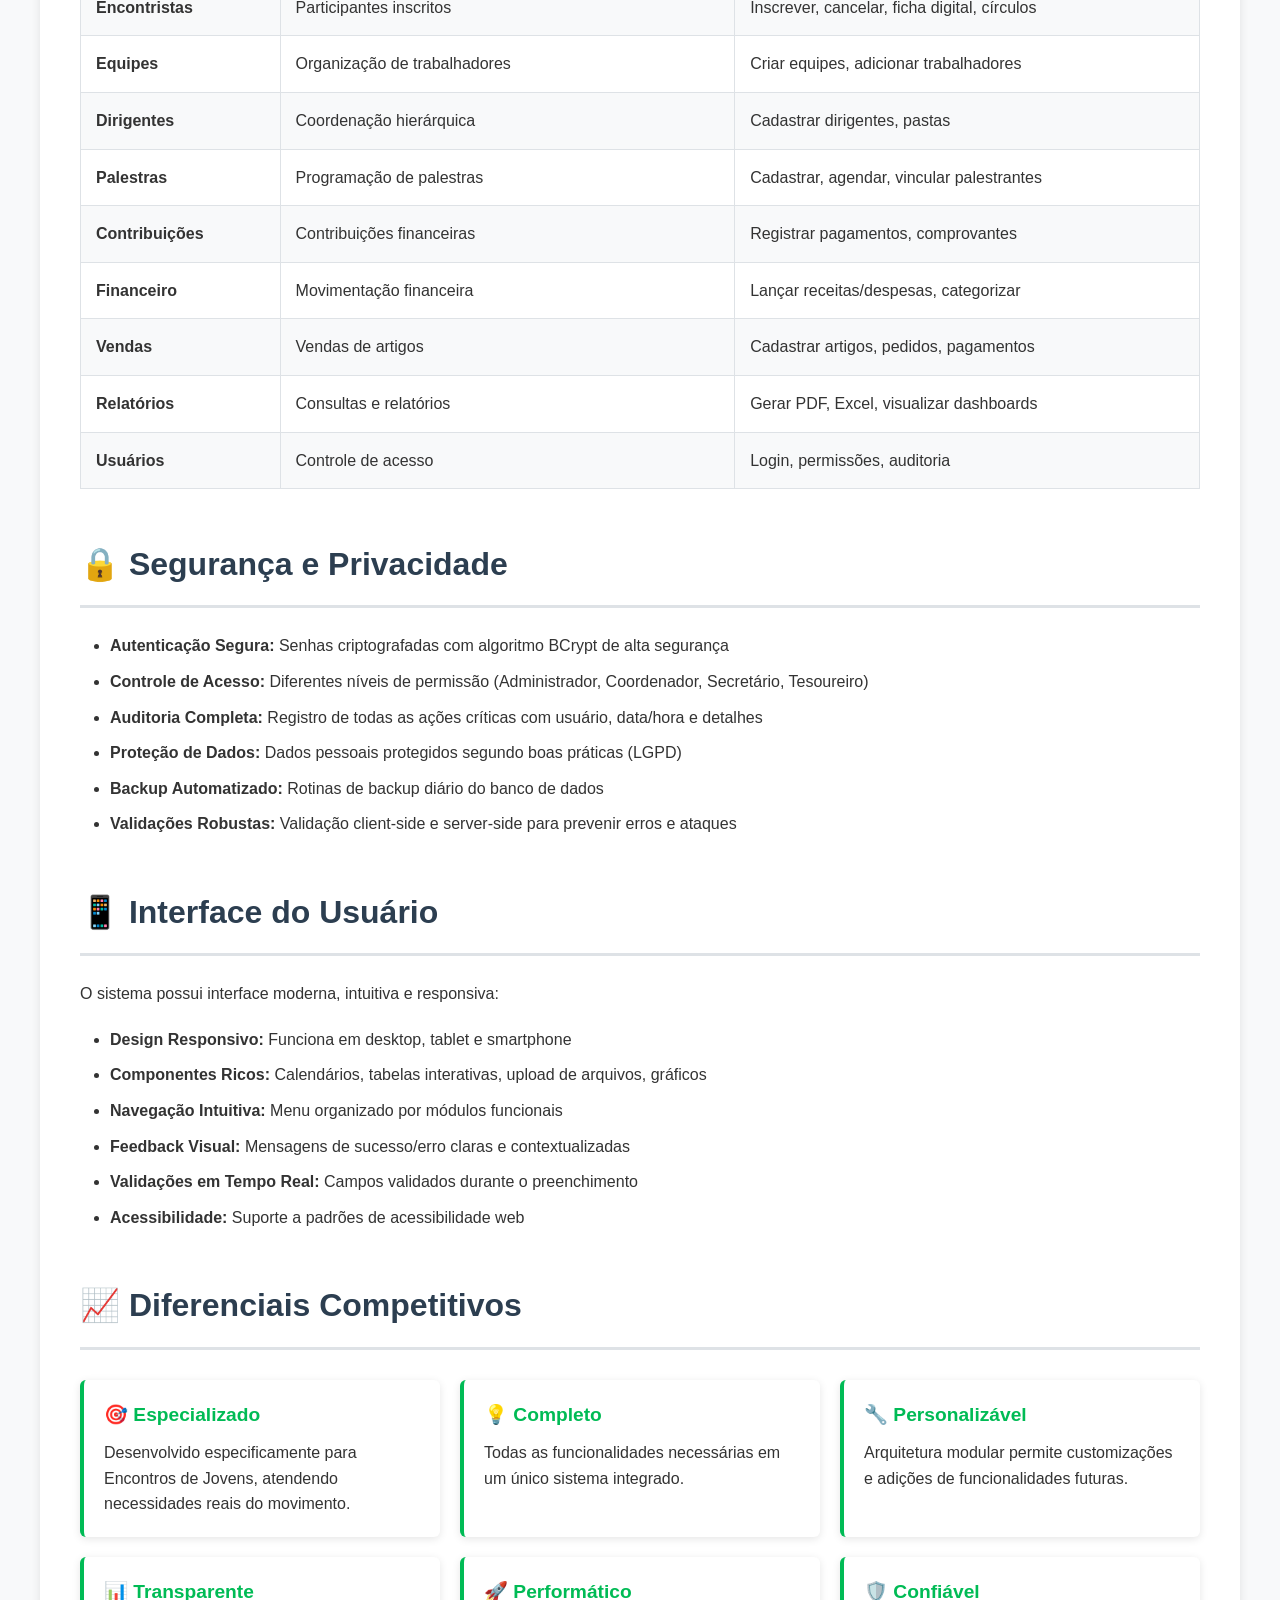
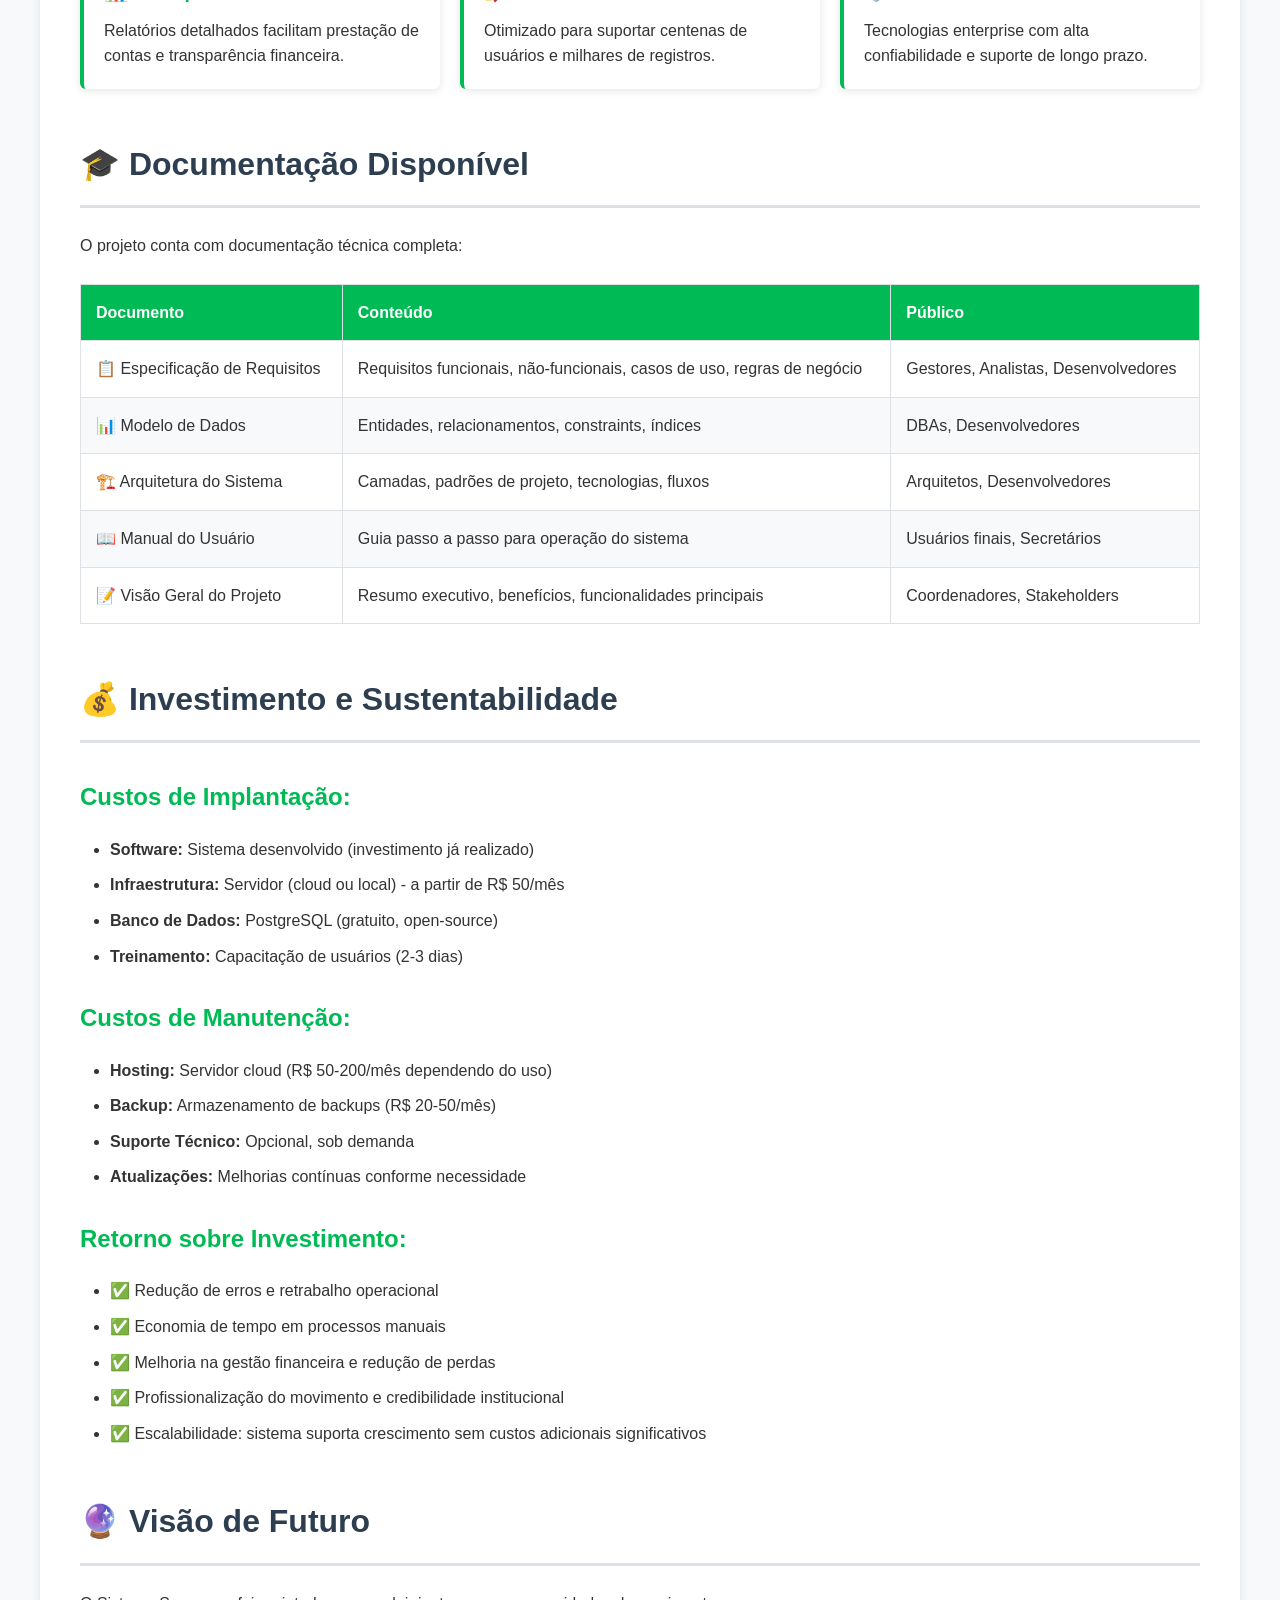
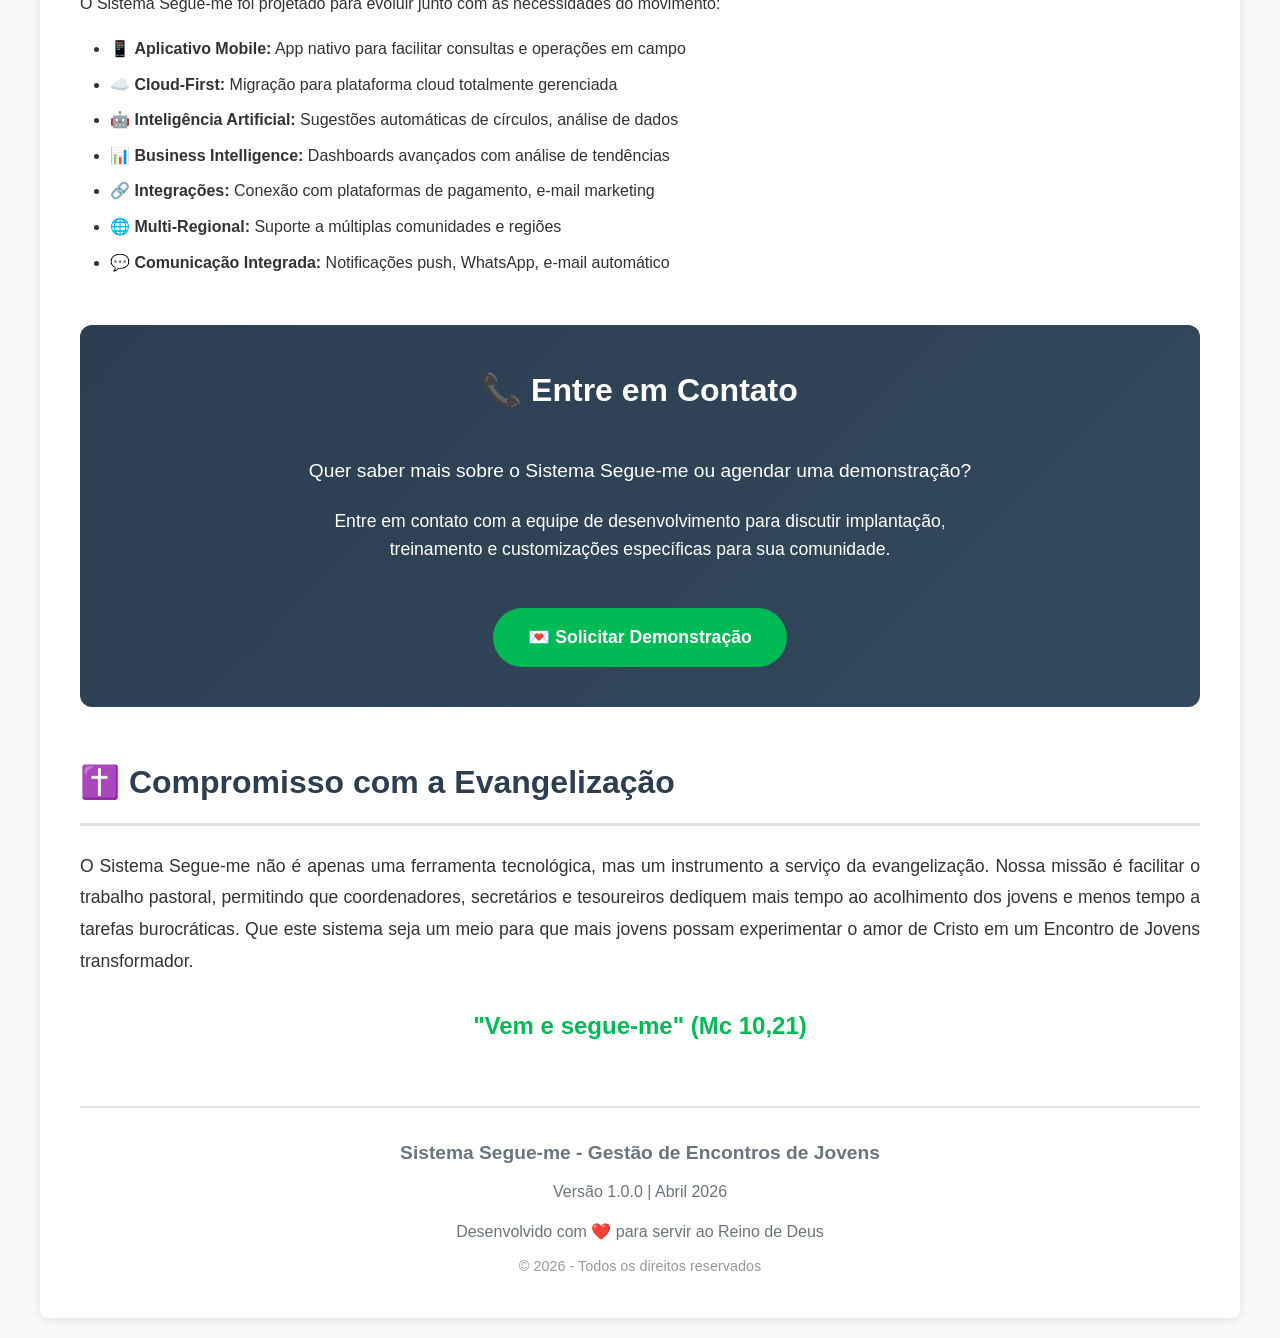
<file: docs/visao_geral_projeto.html>
<!DOCTYPE html>
<html lang="pt-BR">
<head>
    <meta charset="UTF-8">
    <meta name="viewport" content="width=device-width, initial-scale=1.0">
    <title>Visão Geral do Projeto - Sistema Segue-me</title>
    <style>
        :root {
            --primary-color: #0b5;
            --secondary-color: #2c3e50;
            --background-color: #f8f9fa;
            --text-color: #333;
            --border-color: #dee2e6;
        }

        * {
            margin: 0;
            padding: 0;
            box-sizing: border-box;
        }

        body {
            font-family: 'Segoe UI', Tahoma, Geneva, Verdana, sans-serif;
            line-height: 1.6;
            color: var(--text-color);
            background-color: var(--background-color);
            padding: 20px;
        }

        .container {
            max-width: 1200px;
            margin: 0 auto;
            background: white;
            padding: 40px;
            box-shadow: 0 2px 10px rgba(0,0,0,0.1);
            border-radius: 8px;
        }

        header {
            text-align: center;
            border-bottom: 4px solid var(--primary-color);
            padding-bottom: 30px;
            margin-bottom: 40px;
        }

        .logo {
            font-size: 4em;
            margin-bottom: 15px;
        }

        h1 {
            color: var(--primary-color);
            font-size: 2.8em;
            margin-bottom: 10px;
        }

        .subtitle {
            color: #6c757d;
            font-size: 1.3em;
            font-weight: 300;
        }

        h2 {
            color: var(--secondary-color);
            font-size: 2em;
            margin-top: 50px;
            margin-bottom: 25px;
            padding-bottom: 15px;
            border-bottom: 3px solid var(--border-color);
        }

        h3 {
            color: var(--primary-color);
            font-size: 1.5em;
            margin-top: 35px;
            margin-bottom: 20px;
        }

        .highlight-box {
            background: linear-gradient(135deg, #00bb55 0%, #00994a 100%);
            color: white;
            padding: 30px;
            border-radius: 12px;
            margin: 30px 0;
            box-shadow: 0 4px 15px rgba(0,187,85,0.3);
        }

        .highlight-box h3 {
            color: white;
            margin-top: 0;
            font-size: 1.8em;
        }

        .info-grid {
            display: grid;
            grid-template-columns: repeat(auto-fit, minmax(250px, 1fr));
            gap: 20px;
            margin: 30px 0;
        }

        .info-card {
            background: #f8f9fa;
            border: 2px solid var(--border-color);
            border-radius: 8px;
            padding: 25px;
            text-align: center;
            transition: transform 0.3s, box-shadow 0.3s;
        }

        .info-card:hover {
            transform: translateY(-5px);
            box-shadow: 0 5px 20px rgba(0,0,0,0.15);
        }

        .info-card-icon {
            font-size: 3em;
            margin-bottom: 15px;
        }

        .info-card-title {
            font-size: 1.3em;
            font-weight: bold;
            color: var(--secondary-color);
            margin-bottom: 10px;
        }

        .info-card-value {
            font-size: 2.5em;
            font-weight: bold;
            color: var(--primary-color);
        }

        .feature-list {
            display: grid;
            grid-template-columns: repeat(auto-fill, minmax(300px, 1fr));
            gap: 20px;
            margin: 30px 0;
        }

        .feature-item {
            background: white;
            border-left: 4px solid var(--primary-color);
            padding: 20px;
            border-radius: 6px;
            box-shadow: 0 2px 8px rgba(0,0,0,0.1);
        }

        .feature-item h4 {
            color: var(--primary-color);
            margin-bottom: 10px;
            font-size: 1.2em;
        }

        .tech-stack {
            display: flex;
            flex-wrap: wrap;
            gap: 15px;
            margin: 25px 0;
        }

        .tech-badge {
            background: var(--primary-color);
            color: white;
            padding: 10px 20px;
            border-radius: 20px;
            font-weight: 600;
            font-size: 0.95em;
        }

        ul {
            margin: 15px 0;
            padding-left: 30px;
        }

        li {
            margin: 10px 0;
        }

        .timeline {
            position: relative;
            padding: 20px 0;
            margin: 30px 0;
        }

        .timeline-item {
            position: relative;
            padding-left: 50px;
            margin-bottom: 30px;
        }

        .timeline-item::before {
            content: '';
            position: absolute;
            left: 15px;
            top: 5px;
            width: 15px;
            height: 15px;
            border-radius: 50%;
            background: var(--primary-color);
            border: 3px solid white;
            box-shadow: 0 0 0 3px var(--primary-color);
        }

        .timeline-item::after {
            content: '';
            position: absolute;
            left: 21px;
            top: 25px;
            width: 3px;
            height: calc(100% + 5px);
            background: var(--border-color);
        }

        .timeline-item:last-child::after {
            display: none;
        }

        .timeline-title {
            font-weight: bold;
            color: var(--secondary-color);
            font-size: 1.1em;
            margin-bottom: 5px;
        }

        .benefit-box {
            background: #e3f2fd;
            border: 2px solid #2196f3;
            border-radius: 8px;
            padding: 20px;
            margin: 20px 0;
        }

        .benefit-box h4 {
            color: #1976d2;
            margin-bottom: 15px;
        }

        table {
            width: 100%;
            border-collapse: collapse;
            margin: 25px 0;
        }

        th, td {
            padding: 15px;
            text-align: left;
            border: 1px solid var(--border-color);
        }

        th {
            background-color: var(--primary-color);
            color: white;
            font-weight: 600;
        }

        tr:nth-child(even) {
            background-color: #f8f9fa;
        }

        .cta-section {
            background: linear-gradient(135deg, #2c3e50 0%, #34495e 100%);
            color: white;
            padding: 40px;
            border-radius: 12px;
            text-align: center;
            margin: 50px 0;
        }

        .cta-section h2 {
            color: white;
            border: none;
            margin-top: 0;
        }

        .cta-button {
            display: inline-block;
            background: var(--primary-color);
            color: white;
            padding: 15px 35px;
            border-radius: 30px;
            text-decoration: none;
            font-weight: bold;
            font-size: 1.1em;
            margin-top: 20px;
            transition: background 0.3s;
        }

        .cta-button:hover {
            background: #009944;
        }

        footer {
            margin-top: 60px;
            padding-top: 30px;
            border-top: 2px solid var(--border-color);
            text-align: center;
            color: #6c757d;
        }

        @media print {
            body {
                background: white;
                padding: 0;
            }
            .container {
                box-shadow: none;
            }
            .cta-section {
                display: none;
            }
        }
    </style>
</head>
<body>
    <div class="container">
        <header>
            <div class="logo">✝️⛪</div>
            <h1>Sistema Segue-me</h1>
            <p class="subtitle">Gestão Completa de Encontros de Jovens</p>
            <p style="margin-top: 15px; color: #6c757d;">Versão 1.0.0 | Abril 2026</p>
        </header>

        <section>
            <div class="highlight-box">
                <h3>🎯 Missão do Sistema</h3>
                <p style="font-size: 1.2em; line-height: 1.8;">
                    Facilitar a organização e gestão de Encontros de Jovens através de uma plataforma 
                    integrada, moderna e intuitiva, permitindo que coordenadores, secretários e tesoureiros 
                    foquem no que realmente importa: a evangelização e o acolhimento dos jovens.
                </p>
            </div>
        </section>

        <section>
            <h2>📊 Números do Projeto</h2>
            <div class="info-grid">
                <div class="info-card">
                    <div class="info-card-icon">🗂️</div>
                    <div class="info-card-title">Módulos</div>
                    <div class="info-card-value">10+</div>
                    <p style="margin-top: 10px; color: #6c757d;">Módulos funcionais completos</p>
                </div>
                <div class="info-card">
                    <div class="info-card-icon">💾</div>
                    <div class="info-card-title">Entidades</div>
                    <div class="info-card-value">18</div>
                    <p style="margin-top: 10px; color: #6c757d;">Entidades de banco de dados</p>
                </div>
                <div class="info-card">
                    <div class="info-card-icon">📄</div>
                    <div class="info-card-title">Telas</div>
                    <div class="info-card-value">30+</div>
                    <p style="margin-top: 10px; color: #6c757d;">Páginas de interface</p>
                </div>
                <div class="info-card">
                    <div class="info-card-icon">👥</div>
                    <div class="info-card-title">Usuários</div>
                    <div class="info-card-value">∞</div>
                    <p style="margin-top: 10px; color: #6c757d;">Capacidade ilimitada</p>
                </div>
            </div>
        </section>

        <section>
            <h2>✨ Principais Funcionalidades</h2>
            
            <div class="feature-list">
                <div class="feature-item">
                    <h4>👤 Gestão de Pessoas</h4>
                    <p>Cadastro completo de participantes com dados pessoais, fotos, contatos e histórico de participação.</p>
                </div>

                <div class="feature-item">
                    <h4>🎯 Gestão de Encontros</h4>
                    <p>Criação e gerenciamento de encontros com datas, local, tema, capacidade e valores de inscrição.</p>
                </div>

                <div class="feature-item">
                    <h4>📝 Inscrições de Encontristas</h4>
                    <p>Processamento de inscrições com controle de pagamentos, atribuição de círculos e emissão de fichas.</p>
                </div>

                <div class="feature-item">
                    <h4>👨‍👩‍👧‍👦 Organização de Equipes</h4>
                    <p>Formação de equipes de trabalho com diferentes especialidades (cozinha, cânticos, decoração, etc.).</p>
                </div>

                <div class="feature-item">
                    <h4>👔 Gestão de Dirigentes</h4>
                    <p>Controle hierárquico de dirigentes com vinculação a pastas organizacionais.</p>
                </div>

                <div class="feature-item">
                    <h4>🎤 Programação de Palestras</h4>
                    <p>Cadastro de palestras, temas e palestrantes com cronograma detalhado do encontro.</p>
                </div>

                <div class="feature-item">
                    <h4>💰 Controle Financeiro</h4>
                    <p>Gestão completa de receitas e despesas com categorização, comprovantes e relatórios de fechamento.</p>
                </div>

                <div class="feature-item">
                    <h4>📊 Relatórios Gerenciais</h4>
                    <p>Geração de relatórios em PDF com listas, estatísticas e informações consolidadas.</p>
                </div>

                <div class="feature-item">
                    <h4>🎫 Fichas Digitais</h4>
                    <p>Emissão de fichas individualizadas com QR Code para identificação e acompanhamento pastoral.</p>
                </div>

                <div class="feature-item">
                    <h4>🛍️ Gestão de Vendas</h4>
                    <p>Controle de vendas de artigos religiosos durante o encontro com pedidos e pagamentos.</p>
                </div>

                <div class="feature-item">
                    <h4>🔐 Segurança e Auditoria</h4>
                    <p>Controle de acesso por perfis, criptografia de senhas e log de auditoria de ações críticas.</p>
                </div>

                <div class="feature-item">
                    <h4>🌐 API REST</h4>
                    <p>Interface REST para integração com outros sistemas e aplicações mobile futuras.</p>
                </div>
            </div>
        </section>

        <section>
            <h2>🎁 Benefícios do Sistema</h2>

            <div class="benefit-box">
                <h4>✅ Para Coordenadores</h4>
                <ul>
                    <li>Visão completa e em tempo real de todas as informações do encontro</li>
                    <li>Relatórios gerenciais para tomada de decisão estratégica</li>
                    <li>Controle de capacidade e ocupação do encontro</li>
                    <li>História completa de todos os encontros realizados</li>
                </ul>
            </div>

            <div class="benefit-box">
                <h4>✅ Para Secretários</h4>
                <ul>
                    <li>Processo de inscrição ágil e padronizado</li>
                    <li>Geração automática de fichas digitais com QR Code</li>
                    <li>Organização eficiente de círculos e equipes</li>
                    <li>Acesso rápido a informações dos encontristas</li>
                </ul>
            </div>

            <div class="benefit-box">
                <h4>✅ Para Tesoureiros</h4>
                <ul>
                    <li>Controle rigoroso de receitas e despesas</li>
                    <li>Registro de comprovantes digitais</li>
                    <li>Relatórios financeiros automáticos</li>
                    <li>Transparência e prestação de contas facilitada</li>
                </ul>
            </div>

            <div class="benefit-box">
                <h4>✅ Para o Movimento</h4>
                <ul>
                    <li>Centralização de dados e padronização de processos</li>
                    <li>Preservação do histórico e memória do movimento</li>
                    <li>Redução de erros e retrabalho</li>
                    <li>Facilita a passagem de gestão entre dirigentes</li>
                </ul>
            </div>
        </section>

        <section>
            <h2>🛠️ Tecnologias Utilizadas</h2>
            <p style="margin-bottom: 20px;">
                O sistema foi desenvolvido com tecnologias modernas, robustas e amplamente utilizadas no mercado:
            </p>
            
            <div class="tech-stack">
                <span class="tech-badge">☕ Java 11</span>
                <span class="tech-badge">🌐 Jakarta EE 8</span>
                <span class="tech-badge">🎨 JSF 2.3</span>
                <span class="tech-badge">💎 PrimeFaces 12</span>
                <span class="tech-badge">💾 Hibernate 5.6</span>
                <span class="tech-badge">🐘 PostgreSQL 12+</span>
                <span class="tech-badge">🔒 BCrypt Security</span>
                <span class="tech-badge">📊 JasperReports</span>
                <span class="tech-badge">☁️ RESTful API</span>
            </div>

            <h3 style="margin-top: 40px;">Por que essas tecnologias?</h3>
            <ul>
                <li><strong>Java & Jakarta EE:</strong> Plataforma empresarial robusta, madura e com forte ecossistema</li>
                <li><strong>JSF + PrimeFaces:</strong> Desenvolvimento rápido de interfaces ricas e responsivas</li>
                <li><strong>Hibernate/JPA:</strong> Mapeamento objeto-relacional simplificado e produtivo</li>
                <li><strong>PostgreSQL:</strong> Banco de dados open-source poderoso, confiável e escalável</li>
                <li><strong>Arquitetura em Camadas:</strong> Facilita manutenção, testes e evolução do sistema</li>
            </ul>
        </section>

        <section>
            <h2>📅 Fluxo de Uso do Sistema</h2>
            <p style="margin-bottom: 25px;">
                O sistema acompanha todo o ciclo de vida de um Encontro de Jovens:
            </p>

            <div class="timeline">
                <div class="timeline-item">
                    <div class="timeline-title">1. Planejamento (60-90 dias antes)</div>
                    <p>Criar encontro no sistema com datas, local, tema e valores. Formar equipes de trabalho e convidar trabalhadores.</p>
                </div>

                <div class="timeline-item">
                    <div class="timeline-title">2. Inscrições (30-60 dias antes)</div>
                    <p>Receber e processar inscrições de encontristas. Registrar pagamentos e distribuir círculos.</p>
                </div>

                <div class="timeline-item">
                    <div class="timeline-title">3. Preparação (15-30 dias antes)</div>
                    <p>Programar palestras, registrar contribuições de trabalhadores, lançar despesas preparatórias.</p>
                </div>

                <div class="timeline-item">
                    <div class="timeline-title">4. Pré-Encontro (1-2 dias antes)</div>
                    <p>Gerar fichas digitais, imprimir materiais, conferir listas de círculos e equipes.</p>
                </div>

                <div class="timeline-item">
                    <div class="timeline-title">5. Durante o Encontro (3 dias)</div>
                    <p>Consultar fichas, acompanhar programação, realizar vendas (se aplicável).</p>
                </div>

                <div class="timeline-item">
                    <div class="timeline-title">6. Pós-Encontro (1-2 semanas depois)</div>
                    <p>Finalizar lançamentos financeiros, gerar relatório de fechamento, marcar encontro como concluído.</p>
                </div>
            </div>
        </section>

        <section>
            <h2>📋 Módulos do Sistema</h2>
            <table>
                <thead>
                    <tr>
                        <th>Módulo</th>
                        <th>Descrição</th>
                        <th>Funcionalidades Principais</th>
                    </tr>
                </thead>
                <tbody>
                    <tr>
                        <td><strong>Pessoas</strong></td>
                        <td>Cadastro de pessoas físicas</td>
                        <td>CRUD, upload de fotos, histórico</td>
                    </tr>
                    <tr>
                        <td><strong>Casais</strong></td>
                        <td>Relacionamento entre pessoas casadas</td>
                        <td>Vincular pessoas, foto do casal</td>
                    </tr>
                    <tr>
                        <td><strong>Encontros</strong></td>
                        <td>Gestão de eventos/retiros</td>
                        <td>Criar, editar, finalizar, consultar</td>
                    </tr>
                    <tr>
                        <td><strong>Encontristas</strong></td>
                        <td>Participantes inscritos</td>
                        <td>Inscrever, cancelar, ficha digital, círculos</td>
                    </tr>
                    <tr>
                        <td><strong>Equipes</strong></td>
                        <td>Organização de trabalhadores</td>
                        <td>Criar equipes, adicionar trabalhadores</td>
                    </tr>
                    <tr>
                        <td><strong>Dirigentes</strong></td>
                        <td>Coordenação hierárquica</td>
                        <td>Cadastrar dirigentes, pastas</td>
                    </tr>
                    <tr>
                        <td><strong>Palestras</strong></td>
                        <td>Programação de palestras</td>
                        <td>Cadastrar, agendar, vincular palestrantes</td>
                    </tr>
                    <tr>
                        <td><strong>Contribuições</strong></td>
                        <td>Contribuições financeiras</td>
                        <td>Registrar pagamentos, comprovantes</td>
                    </tr>
                    <tr>
                        <td><strong>Financeiro</strong></td>
                        <td>Movimentação financeira</td>
                        <td>Lançar receitas/despesas, categorizar</td>
                    </tr>
                    <tr>
                        <td><strong>Vendas</strong></td>
                        <td>Vendas de artigos</td>
                        <td>Cadastrar artigos, pedidos, pagamentos</td>
                    </tr>
                    <tr>
                        <td><strong>Relatórios</strong></td>
                        <td>Consultas e relatórios</td>
                        <td>Gerar PDF, Excel, visualizar dashboards</td>
                    </tr>
                    <tr>
                        <td><strong>Usuários</strong></td>
                        <td>Controle de acesso</td>
                        <td>Login, permissões, auditoria</td>
                    </tr>
                </tbody>
            </table>
        </section>

        <section>
            <h2>🔒 Segurança e Privacidade</h2>
            <ul>
                <li><strong>Autenticação Segura:</strong> Senhas criptografadas com algoritmo BCrypt de alta segurança</li>
                <li><strong>Controle de Acesso:</strong> Diferentes níveis de permissão (Administrador, Coordenador, Secretário, Tesoureiro)</li>
                <li><strong>Auditoria Completa:</strong> Registro de todas as ações críticas com usuário, data/hora e detalhes</li>
                <li><strong>Proteção de Dados:</strong> Dados pessoais protegidos segundo boas práticas (LGPD)</li>
                <li><strong>Backup Automatizado:</strong> Rotinas de backup diário do banco de dados</li>
                <li><strong>Validações Robustas:</strong> Validação client-side e server-side para prevenir erros e ataques</li>
            </ul>
        </section>

        <section>
            <h2>📱 Interface do Usuário</h2>
            <p style="margin-bottom: 20px;">
                O sistema possui interface moderna, intuitiva e responsiva:
            </p>
            <ul>
                <li><strong>Design Responsivo:</strong> Funciona em desktop, tablet e smartphone</li>
                <li><strong>Componentes Ricos:</strong> Calendários, tabelas interativas, upload de arquivos, gráficos</li>
                <li><strong>Navegação Intuitiva:</strong> Menu organizado por módulos funcionais</li>
                <li><strong>Feedback Visual:</strong> Mensagens de sucesso/erro claras e contextualizadas</li>
                <li><strong>Validações em Tempo Real:</strong> Campos validados durante o preenchimento</li>
                <li><strong>Acessibilidade:</strong> Suporte a padrões de acessibilidade web</li>
            </ul>
        </section>

        <section>
            <h2>📈 Diferenciais Competitivos</h2>
            <div class="feature-list">
                <div class="feature-item">
                    <h4>🎯 Especializado</h4>
                    <p>Desenvolvido especificamente para Encontros de Jovens, atendendo necessidades reais do movimento.</p>
                </div>

                <div class="feature-item">
                    <h4>💡 Completo</h4>
                    <p>Todas as funcionalidades necessárias em um único sistema integrado.</p>
                </div>

                <div class="feature-item">
                    <h4>🔧 Personalizável</h4>
                    <p>Arquitetura modular permite customizações e adições de funcionalidades futuras.</p>
                </div>

                <div class="feature-item">
                    <h4>📊 Transparente</h4>
                    <p>Relatórios detalhados facilitam prestação de contas e transparência financeira.</p>
                </div>

                <div class="feature-item">
                    <h4>🚀 Performático</h4>
                    <p>Otimizado para suportar centenas de usuários e milhares de registros.</p>
                </div>

                <div class="feature-item">
                    <h4>🛡️ Confiável</h4>
                    <p>Tecnologias enterprise com alta confiabilidade e suporte de longo prazo.</p>
                </div>
            </div>
        </section>

        <section>
            <h2>🎓 Documentação Disponível</h2>
            <p style="margin-bottom: 20px;">
                O projeto conta com documentação técnica completa:
            </p>
            <table>
                <thead>
                    <tr>
                        <th>Documento</th>
                        <th>Conteúdo</th>
                        <th>Público</th>
                    </tr>
                </thead>
                <tbody>
                    <tr>
                        <td>📋 Especificação de Requisitos</td>
                        <td>Requisitos funcionais, não-funcionais, casos de uso, regras de negócio</td>
                        <td>Gestores, Analistas, Desenvolvedores</td>
                    </tr>
                    <tr>
                        <td>📊 Modelo de Dados</td>
                        <td>Entidades, relacionamentos, constraints, índices</td>
                        <td>DBAs, Desenvolvedores</td>
                    </tr>
                    <tr>
                        <td>🏗️ Arquitetura do Sistema</td>
                        <td>Camadas, padrões de projeto, tecnologias, fluxos</td>
                        <td>Arquitetos, Desenvolvedores</td>
                    </tr>
                    <tr>
                        <td>📖 Manual do Usuário</td>
                        <td>Guia passo a passo para operação do sistema</td>
                        <td>Usuários finais, Secretários</td>
                    </tr>
                    <tr>
                        <td>📝 Visão Geral do Projeto</td>
                        <td>Resumo executivo, benefícios, funcionalidades principais</td>
                        <td>Coordenadores, Stakeholders</td>
                    </tr>
                </tbody>
            </table>
        </section>

        <section>
            <h2>💰 Investimento e Sustentabilidade</h2>
            <h3>Custos de Implantação:</h3>
            <ul>
                <li><strong>Software:</strong> Sistema desenvolvido (investimento já realizado)</li>
                <li><strong>Infraestrutura:</strong> Servidor (cloud ou local) - a partir de R$ 50/mês</li>
                <li><strong>Banco de Dados:</strong> PostgreSQL (gratuito, open-source)</li>
                <li><strong>Treinamento:</strong> Capacitação de usuários (2-3 dias)</li>
            </ul>

            <h3 style="margin-top: 30px;">Custos de Manutenção:</h3>
            <ul>
                <li><strong>Hosting:</strong> Servidor cloud (R$ 50-200/mês dependendo do uso)</li>
                <li><strong>Backup:</strong> Armazenamento de backups (R$ 20-50/mês)</li>
                <li><strong>Suporte Técnico:</strong> Opcional, sob demanda</li>
                <li><strong>Atualizações:</strong> Melhorias contínuas conforme necessidade</li>
            </ul>

            <h3 style="margin-top: 30px;">Retorno sobre Investimento:</h3>
            <ul>
                <li>✅ Redução de erros e retrabalho operacional</li>
                <li>✅ Economia de tempo em processos manuais</li>
                <li>✅ Melhoria na gestão financeira e redução de perdas</li>
                <li>✅ Profissionalização do movimento e credibilidade institucional</li>
                <li>✅ Escalabilidade: sistema suporta crescimento sem custos adicionais significativos</li>
            </ul>
        </section>

        <section>
            <h2>🔮 Visão de Futuro</h2>
            <p style="margin-bottom: 20px;">
                O Sistema Segue-me foi projetado para evoluir junto com as necessidades do movimento:
            </p>
            <ul>
                <li>📱 <strong>Aplicativo Mobile:</strong> App nativo para facilitar consultas e operações em campo</li>
                <li>☁️ <strong>Cloud-First:</strong> Migração para plataforma cloud totalmente gerenciada</li>
                <li>🤖 <strong>Inteligência Artificial:</strong> Sugestões automáticas de círculos, análise de dados</li>
                <li>📊 <strong>Business Intelligence:</strong> Dashboards avançados com análise de tendências</li>
                <li>🔗 <strong>Integrações:</strong> Conexão com plataformas de pagamento, e-mail marketing</li>
                <li>🌐 <strong>Multi-Regional:</strong> Suporte a múltiplas comunidades e regiões</li>
                <li>💬 <strong>Comunicação Integrada:</strong> Notificações push, WhatsApp, e-mail automático</li>
            </ul>
        </section>

        <div class="cta-section">
            <h2>📞 Entre em Contato</h2>
            <p style="font-size: 1.2em; margin: 20px 0;">
                Quer saber mais sobre o Sistema Segue-me ou agendar uma demonstração?
            </p>
            <p style="font-size: 1.1em; margin-bottom: 25px;">
                Entre em contato com a equipe de desenvolvimento para discutir implantação,<br>
                treinamento e customizações específicas para sua comunidade.
            </p>
            <a href="mailto:contato@segueme.com.br" class="cta-button">💌 Solicitar Demonstração</a>
        </div>

        <section style="margin-top: 50px;">
            <h2>✝️ Compromisso com a Evangelização</h2>
            <p style="font-size: 1.1em; line-height: 1.8; text-align: justify;">
                O Sistema Segue-me não é apenas uma ferramenta tecnológica, mas um instrumento a serviço da 
                evangelização. Nossa missão é facilitar o trabalho pastoral, permitindo que coordenadores, 
                secretários e tesoureiros dediquem mais tempo ao acolhimento dos jovens e menos tempo a 
                tarefas burocráticas. Que este sistema seja um meio para que mais jovens possam experimentar 
                o amor de Cristo em um Encontro de Jovens transformador.
            </p>
            <p style="text-align: center; font-size: 1.5em; margin-top: 30px; color: var(--primary-color);">
                <strong>"Vem e segue-me" (Mc 10,21)</strong>
            </p>
        </section>

        <footer>
            <p style="font-size: 1.2em; font-weight: bold; margin-bottom: 10px;">Sistema Segue-me - Gestão de Encontros de Jovens</p>
            <p>Versão 1.0.0 | Abril 2026</p>
            <p style="margin-top: 15px;">
                Desenvolvido com ❤️ para servir ao Reino de Deus
            </p>
            <p style="margin-top: 10px; font-size: 0.9em; color: #999;">
                © 2026 - Todos os direitos reservados
            </p>
        </footer>
    </div>
</body>
</html>
</file>
